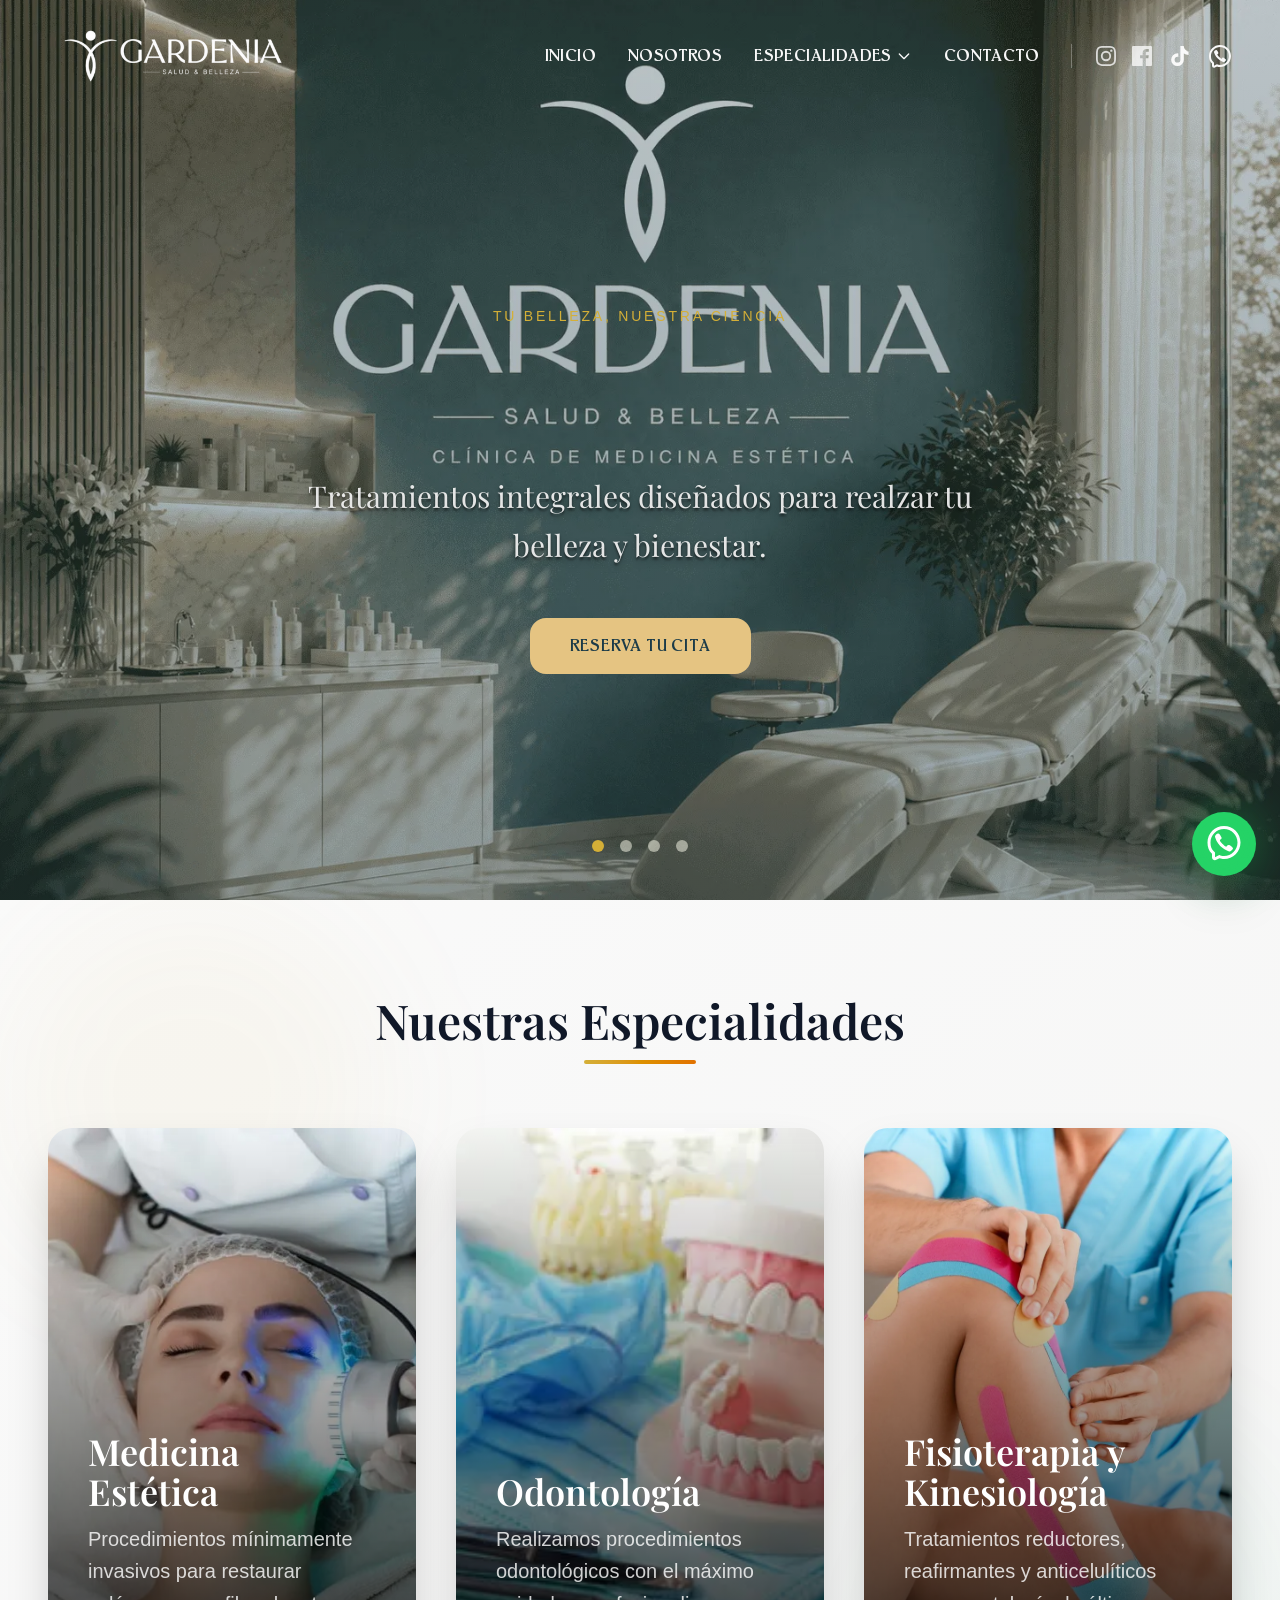
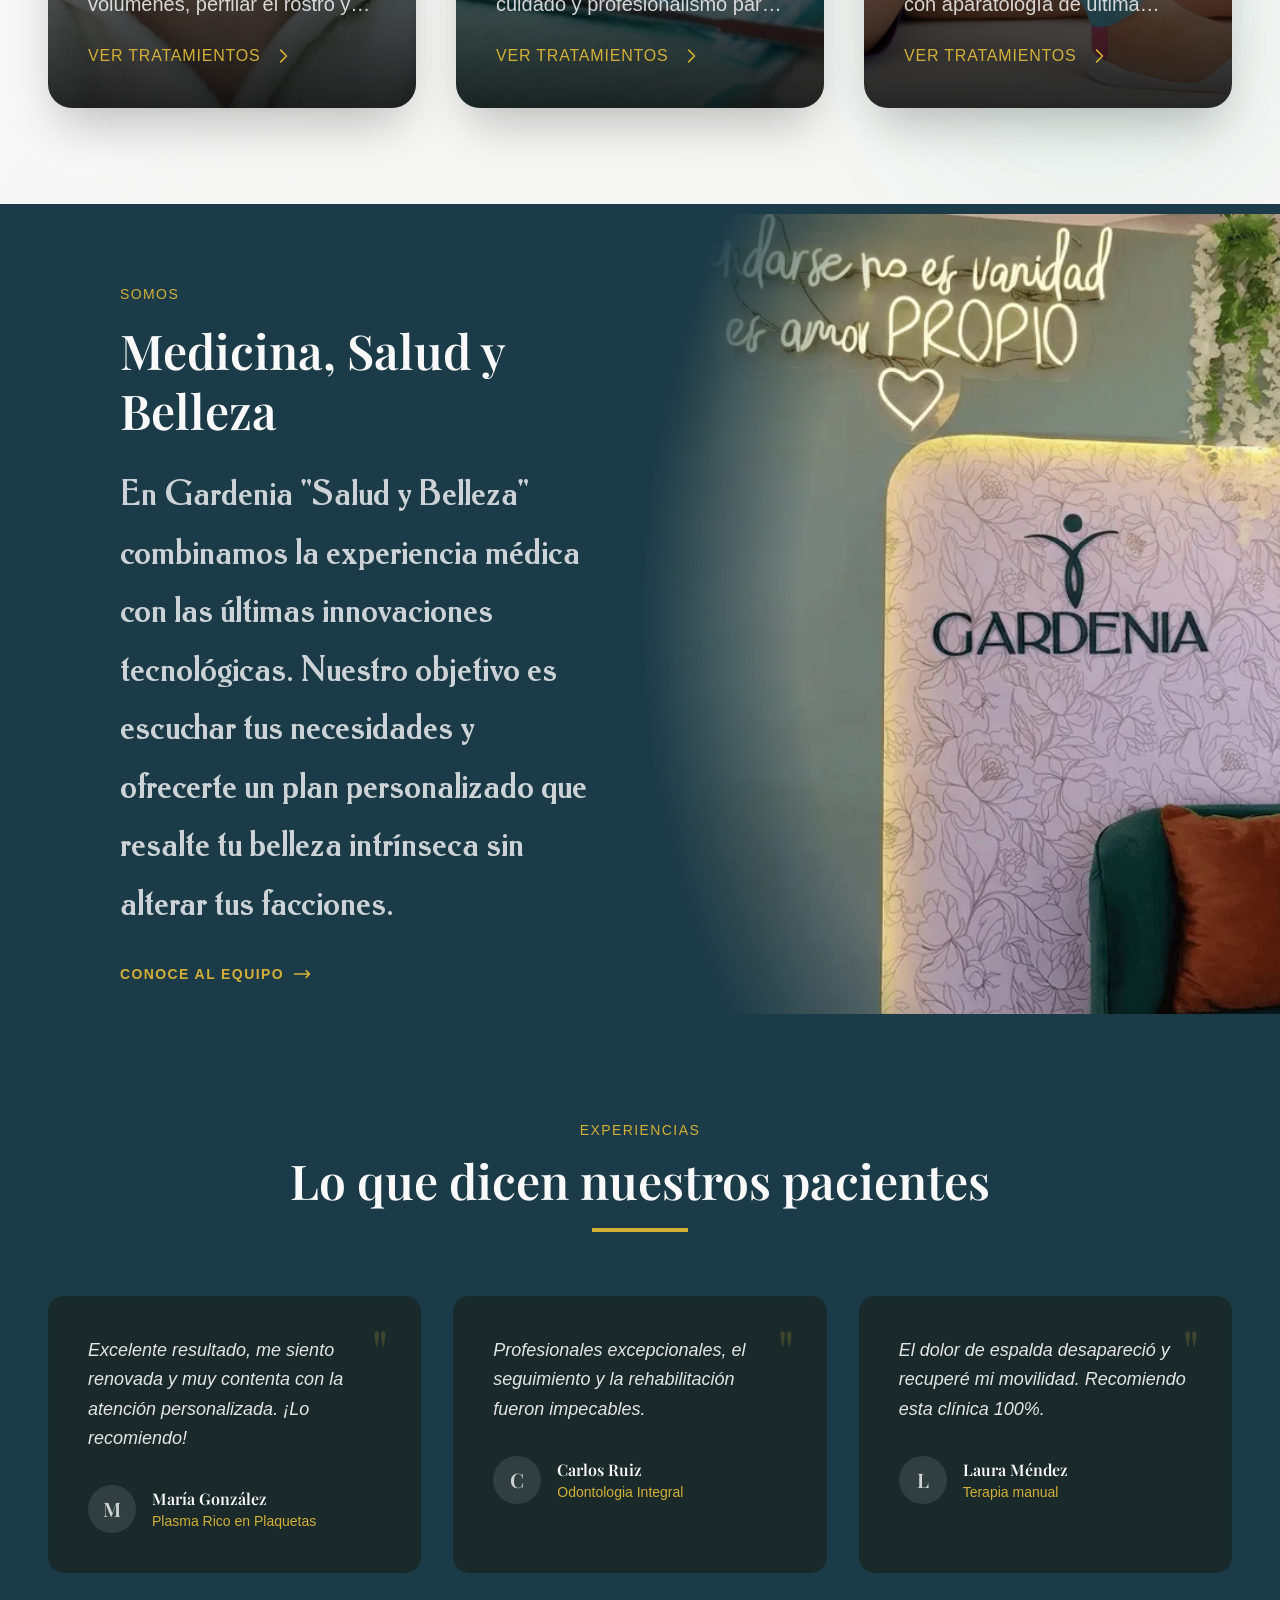
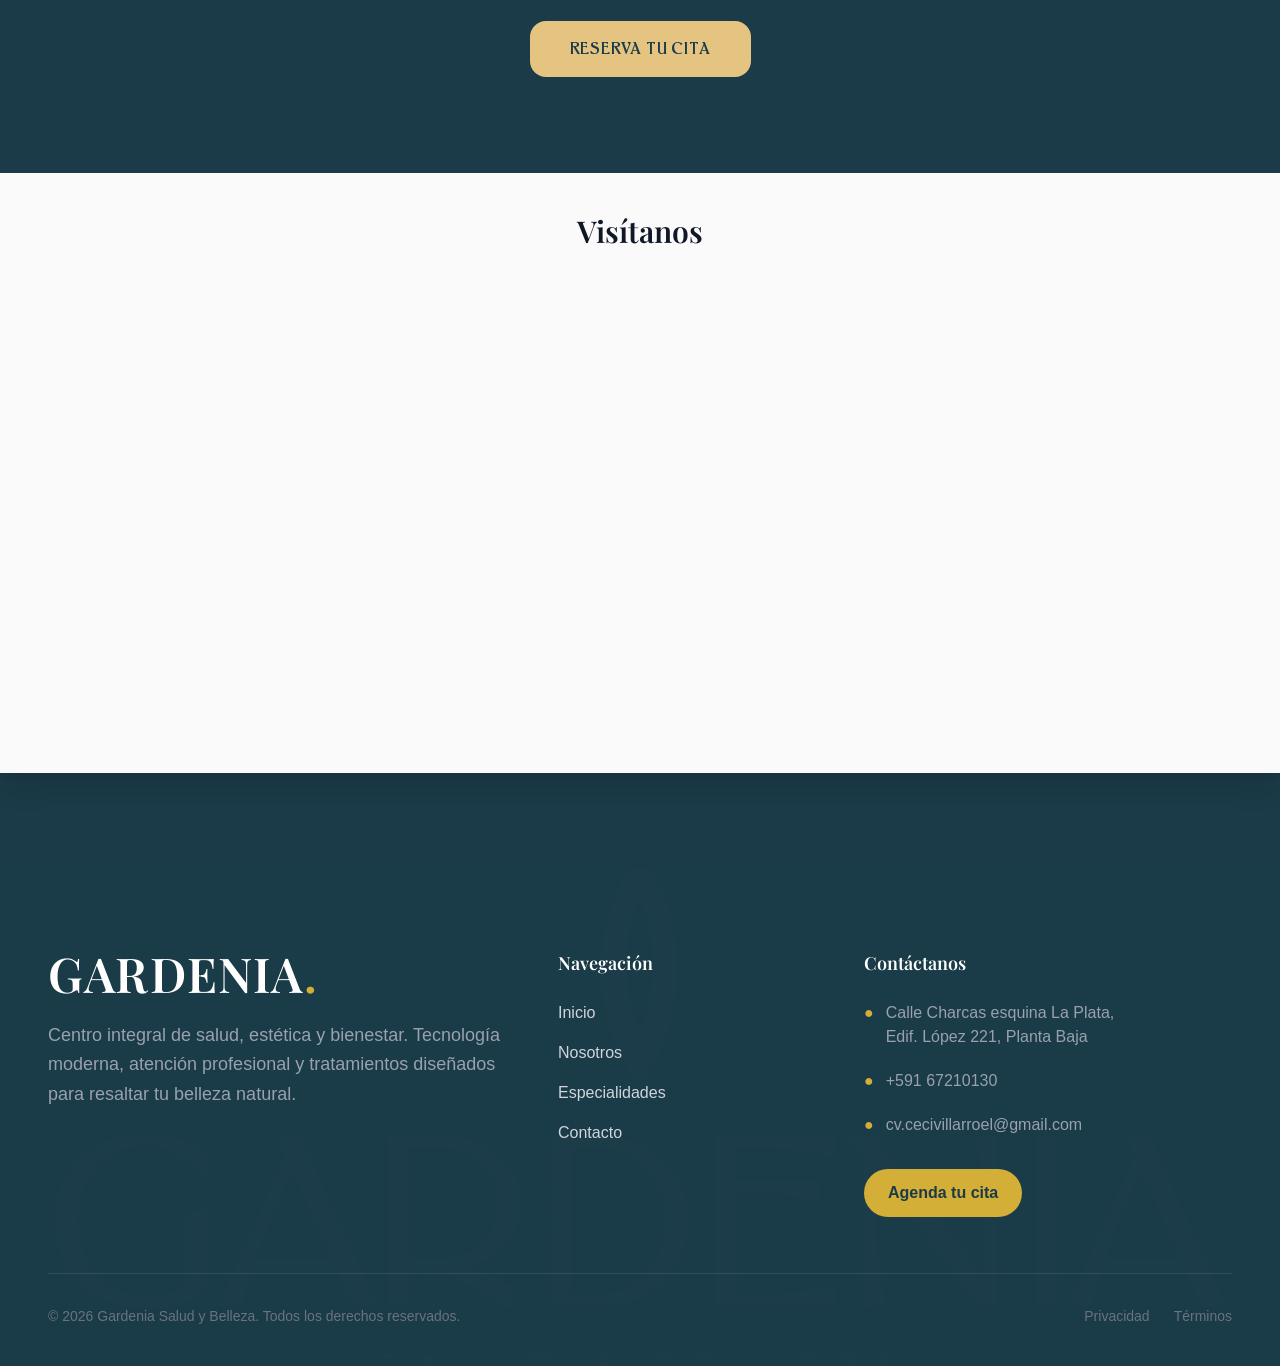
<file: index.html>
<!DOCTYPE html><html lang="es" data-astro-cid-37fxchfa> <head><meta charset="UTF-8"><meta name="viewport" content="width=device-width, initial-scale=1.0"><meta name="generator" content="Astro v6.1.8"><title>Inicio | Gardenia Salud y Belleza</title><meta name="description" content="Informacion general de la clinica Gardenia Salud y Belleza"><link rel="canonical" href="https://gardeniaclinica.com/"><!-- Robots --><meta name="robots" content="index, follow, max-image-preview:large"><meta http-equiv="content-language" content="es-bo"><!-- Open Graph --><meta property="og:type" content="website"><meta property="og:locale" content="es_BO"><meta property="og:site_name" content="Gardenia Salud y Belleza"><meta property="og:title" content="Inicio"><meta property="og:description" content="Informacion general de la clinica Gardenia Salud y Belleza"><meta property="og:url" content="https://gardeniaclinica.com/"><meta name="twitter:card" content="summary_large_image"><meta name="twitter:title" content="Inicio"><meta name="twitter:description" content="Informacion general de la clinica Gardenia Salud y Belleza"><link rel="icon" type="image/png" href="/favicon.ico"><meta name="generator" content="Astro v6.1.8"><link rel="preload" href="/fonts/inter400.woff2" as="font" type="font/woff2" crossorigin><link rel="preload" href="/fonts/inter600.woff2" as="font" type="font/woff2" crossorigin><link rel="preload" href="/fonts/playfair-display400.woff2" as="font" type="font/woff2" crossorigin><link rel="preload" href="/fonts/playfair-display600.woff2" as="font" type="font/woff2" crossorigin><link rel="preload" href="/fonts/Antiqua.woff2" as="font" type="font/woff2" crossorigin><!-- Schema Local Business --><script type="application/ld+json">{"@context":"https://schema.org","@type":"MedicalBusiness","name":"Gardenia Salud y Belleza","description":"Clínica Gardenia Salud y Belleza integral en Oruro, Bolivia","url":"https://GardeniaClinica.com","telephone":"+59167210130","address":{"@type":"PostalAddress","addressLocality":"Oruro","addressCountry":"BO"},"areaServed":"Oruro","priceRange":"$$"}</script><style>@layer properties{@supports (((-webkit-hyphens:none)) and (not (margin-trim:inline))) or ((-moz-orient:inline) and (not (color:rgb(from red r g b)))){*,:before,:after,::backdrop{--tw-translate-x:0;--tw-translate-y:0;--tw-translate-z:0;--tw-scale-x:1;--tw-scale-y:1;--tw-scale-z:1;--tw-rotate-x:initial;--tw-rotate-y:initial;--tw-rotate-z:initial;--tw-skew-x:initial;--tw-skew-y:initial;--tw-space-y-reverse:0;--tw-space-x-reverse:0;--tw-border-style:solid;--tw-gradient-position:initial;--tw-gradient-from:#0000;--tw-gradient-via:#0000;--tw-gradient-to:#0000;--tw-gradient-stops:initial;--tw-gradient-via-stops:initial;--tw-gradient-from-position:0%;--tw-gradient-via-position:50%;--tw-gradient-to-position:100%;--tw-mask-linear:linear-gradient(#fff, #fff);--tw-mask-radial:linear-gradient(#fff, #fff);--tw-mask-conic:linear-gradient(#fff, #fff);--tw-mask-left:linear-gradient(#fff, #fff);--tw-mask-right:linear-gradient(#fff, #fff);--tw-mask-bottom:linear-gradient(#fff, #fff);--tw-mask-top:linear-gradient(#fff, #fff);--tw-mask-top-from-position:0%;--tw-mask-top-to-position:100%;--tw-mask-top-from-color:black;--tw-mask-top-to-color:transparent;--tw-mask-right-from-position:0%;--tw-mask-right-to-position:100%;--tw-mask-right-from-color:black;--tw-mask-right-to-color:transparent;--tw-mask-bottom-from-position:0%;--tw-mask-bottom-to-position:100%;--tw-mask-bottom-from-color:black;--tw-mask-bottom-to-color:transparent;--tw-mask-radial-from-position:0%;--tw-mask-radial-to-position:100%;--tw-mask-radial-from-color:black;--tw-mask-radial-to-color:transparent;--tw-mask-radial-shape:ellipse;--tw-mask-radial-size:farthest-corner;--tw-mask-radial-position:center;--tw-leading:initial;--tw-font-weight:initial;--tw-tracking:initial;--tw-shadow:0 0 #0000;--tw-shadow-color:initial;--tw-shadow-alpha:100%;--tw-inset-shadow:0 0 #0000;--tw-inset-shadow-color:initial;--tw-inset-shadow-alpha:100%;--tw-ring-color:initial;--tw-ring-shadow:0 0 #0000;--tw-inset-ring-color:initial;--tw-inset-ring-shadow:0 0 #0000;--tw-ring-inset:initial;--tw-ring-offset-width:0px;--tw-ring-offset-color:#fff;--tw-ring-offset-shadow:0 0 #0000;--tw-blur:initial;--tw-brightness:initial;--tw-contrast:initial;--tw-grayscale:initial;--tw-hue-rotate:initial;--tw-invert:initial;--tw-opacity:initial;--tw-saturate:initial;--tw-sepia:initial;--tw-drop-shadow:initial;--tw-drop-shadow-color:initial;--tw-drop-shadow-alpha:100%;--tw-drop-shadow-size:initial;--tw-backdrop-blur:initial;--tw-backdrop-brightness:initial;--tw-backdrop-contrast:initial;--tw-backdrop-grayscale:initial;--tw-backdrop-hue-rotate:initial;--tw-backdrop-invert:initial;--tw-backdrop-opacity:initial;--tw-backdrop-saturate:initial;--tw-backdrop-sepia:initial;--tw-duration:initial;--tw-ease:initial;--tw-text-shadow-color:initial;--tw-text-shadow-alpha:100%}}}@layer theme{:root,:host{--font-sans:"Inter", sans-serif;--font-serif:"Playfair Display", serif;--font-mono:ui-monospace, SFMono-Regular, Menlo, Monaco, Consolas, "Liberation Mono", "Courier New", monospace;--color-amber-600:oklch(66.6% .179 58.318);--color-green-500:oklch(72.3% .219 149.579);--color-green-600:oklch(62.7% .194 149.214);--color-emerald-500:oklch(69.6% .17 162.48);--color-emerald-950:oklch(26.2% .051 172.552);--color-gray-100:oklch(96.7% .003 264.542);--color-gray-300:oklch(87.2% .01 258.338);--color-gray-400:oklch(70.7% .022 261.325);--color-gray-500:oklch(55.1% .027 264.364);--color-gray-600:oklch(44.6% .03 256.802);--color-gray-900:oklch(21% .034 264.665);--color-zinc-50:oklch(98.5% 0 0);--color-stone-100:oklch(97% .001 106.424);--color-black:#000;--color-white:#fff;--spacing:.25rem;--container-lg:32rem;--container-2xl:42rem;--container-3xl:48rem;--container-4xl:56rem;--container-7xl:80rem;--text-xs:.75rem;--text-xs--line-height:calc(1 / .75);--text-sm:.875rem;--text-sm--line-height:calc(1.25 / .875);--text-base:1rem;--text-base--line-height: 1.5 ;--text-lg:1.125rem;--text-lg--line-height:calc(1.75 / 1.125);--text-xl:1.25rem;--text-xl--line-height:calc(1.75 / 1.25);--text-2xl:1.5rem;--text-2xl--line-height:calc(2 / 1.5);--text-3xl:1.875rem;--text-3xl--line-height: 1.2 ;--text-4xl:2.25rem;--text-4xl--line-height:calc(2.5 / 2.25);--text-5xl:3rem;--text-5xl--line-height:1;--text-6xl:3.75rem;--text-6xl--line-height:1;--text-7xl:4.5rem;--text-7xl--line-height:1;--font-weight-medium:500;--font-weight-semibold:600;--font-weight-bold:700;--tracking-wide:.025em;--tracking-wider:.05em;--tracking-widest:.1em;--leading-tight:1.25;--leading-relaxed:1.625;--radius-md:.375rem;--radius-xl:.75rem;--radius-2xl:1rem;--radius-3xl:1.5rem;--drop-shadow-sm:0 1px 2px #00000026;--drop-shadow-lg:0 4px 4px #00000026;--ease-in-out:cubic-bezier(.4, 0, .2, 1);--animate-pulse:pulse 2s cubic-bezier(.4, 0, .6, 1) infinite;--blur-sm:8px;--blur-md:12px;--blur-xl:24px;--blur-3xl:64px;--default-transition-duration:.15s;--default-transition-timing-function:cubic-bezier(.4, 0, .2, 1);--default-font-family:var(--font-sans);--default-mono-font-family:var(--font-mono);--color-gold:#d4af37;--color-gold-sand:#e5c482;--color-dark-green:#1b3b48;--color-ivory:#f9f9f9;--font-Segoe-Script:"Segoe Script", cursive;--font-custom:"Rekord Antiqua SemiBold", serif}}@layer base{*,:after,:before,::backdrop{box-sizing:border-box;border:0 solid;margin:0;padding:0}::file-selector-button{box-sizing:border-box;border:0 solid;margin:0;padding:0}html,:host{-webkit-text-size-adjust:100%;tab-size:4;line-height:1.5;font-family:var(--default-font-family,ui-sans-serif, system-ui, sans-serif, "Apple Color Emoji", "Segoe UI Emoji", "Segoe UI Symbol", "Noto Color Emoji");font-feature-settings:var(--default-font-feature-settings,normal);font-variation-settings:var(--default-font-variation-settings,normal);-webkit-tap-highlight-color:transparent}hr{height:0;color:inherit;border-top-width:1px}abbr:where([title]){-webkit-text-decoration:underline dotted;text-decoration:underline dotted}h1,h2,h3,h4,h5,h6{font-size:inherit;font-weight:inherit}a{color:inherit;-webkit-text-decoration:inherit;text-decoration:inherit}b,strong{font-weight:bolder}code,kbd,samp,pre{font-family:var(--default-mono-font-family,ui-monospace, SFMono-Regular, Menlo, Monaco, Consolas, "Liberation Mono", "Courier New", monospace);font-feature-settings:var(--default-mono-font-feature-settings,normal);font-variation-settings:var(--default-mono-font-variation-settings,normal);font-size:1em}small{font-size:80%}sub,sup{vertical-align:baseline;font-size:75%;line-height:0;position:relative}sub{bottom:-.25em}sup{top:-.5em}table{text-indent:0;border-color:inherit;border-collapse:collapse}:-moz-focusring{outline:auto}progress{vertical-align:baseline}summary{display:list-item}ol,ul,menu{list-style:none}img,svg,video,canvas,audio,iframe,embed,object{vertical-align:middle;display:block}img,video{max-width:100%;height:auto}button,input,select,optgroup,textarea{font:inherit;font-feature-settings:inherit;font-variation-settings:inherit;letter-spacing:inherit;color:inherit;opacity:1;background-color:#0000;border-radius:0}::file-selector-button{font:inherit;font-feature-settings:inherit;font-variation-settings:inherit;letter-spacing:inherit;color:inherit;opacity:1;background-color:#0000;border-radius:0}:where(select:is([multiple],[size])) optgroup{font-weight:bolder}:where(select:is([multiple],[size])) optgroup option{padding-inline-start:20px}::file-selector-button{margin-inline-end:4px}::placeholder{opacity:1}@supports (not ((-webkit-appearance:-apple-pay-button))) or (contain-intrinsic-size:1px){::placeholder{color:currentColor}@supports (color:color-mix(in lab,red,red)){::placeholder{color:color-mix(in oklab,currentcolor 50%,transparent)}}}textarea{resize:vertical}::-webkit-search-decoration{-webkit-appearance:none}::-webkit-date-and-time-value{min-height:1lh;text-align:inherit}::-webkit-datetime-edit{display:inline-flex}::-webkit-datetime-edit-fields-wrapper{padding:0}::-webkit-datetime-edit{padding-block:0}::-webkit-datetime-edit-year-field{padding-block:0}::-webkit-datetime-edit-month-field{padding-block:0}::-webkit-datetime-edit-day-field{padding-block:0}::-webkit-datetime-edit-hour-field{padding-block:0}::-webkit-datetime-edit-minute-field{padding-block:0}::-webkit-datetime-edit-second-field{padding-block:0}::-webkit-datetime-edit-millisecond-field{padding-block:0}::-webkit-datetime-edit-meridiem-field{padding-block:0}::-webkit-calendar-picker-indicator{line-height:1}:-moz-ui-invalid{box-shadow:none}button,input:where([type=button],[type=reset],[type=submit]){appearance:button}::file-selector-button{appearance:button}::-webkit-inner-spin-button{height:auto}::-webkit-outer-spin-button{height:auto}[hidden]:where(:not([hidden=until-found])){display:none!important}}@layer components;@layer utilities{.invisible{visibility:hidden}.visible{visibility:visible}.sr-only{clip-path:inset(50%);white-space:nowrap;border-width:0;width:1px;height:1px;margin:-1px;padding:0;position:absolute;overflow:hidden}.absolute{position:absolute}.fixed{position:fixed}.relative{position:relative}.static{position:static}.inset-0{inset:calc(var(--spacing) * 0)}.start{inset-inline-start:var(--spacing)}.top-0{top:calc(var(--spacing) * 0)}.top-1\/2{top:50%}.top-6{top:calc(var(--spacing) * 6)}.right-0{right:calc(var(--spacing) * 0)}.right-6{right:calc(var(--spacing) * 6)}.right-8{right:calc(var(--spacing) * 8)}.right-20{right:calc(var(--spacing) * 20)}.bottom-0{bottom:calc(var(--spacing) * 0)}.bottom-6{bottom:calc(var(--spacing) * 6)}.bottom-12{bottom:calc(var(--spacing) * 12)}.left-0{left:calc(var(--spacing) * 0)}.z-0{z-index:0}.z-10{z-index:10}.z-20{z-index:20}.z-30{z-index:30}.z-40{z-index:40}.z-50{z-index:50}.container{width:100%}@media(min-width:40rem){.container{max-width:40rem}}@media(min-width:48rem){.container{max-width:48rem}}@media(min-width:64rem){.container{max-width:64rem}}@media(min-width:80rem){.container{max-width:80rem}}@media(min-width:96rem){.container{max-width:96rem}}.mx-auto{margin-inline:auto}.mt-0\.5{margin-top:calc(var(--spacing) * .5)}.mt-2{margin-top:calc(var(--spacing) * 2)}.mt-3{margin-top:calc(var(--spacing) * 3)}.mt-4{margin-top:calc(var(--spacing) * 4)}.mt-5{margin-top:calc(var(--spacing) * 5)}.mt-8{margin-top:calc(var(--spacing) * 8)}.mt-10{margin-top:calc(var(--spacing) * 10)}.mt-14{margin-top:calc(var(--spacing) * 14)}.mt-24{margin-top:calc(var(--spacing) * 24)}.mt-auto{margin-top:auto}.mr-4{margin-right:calc(var(--spacing) * 4)}.mb-0{margin-bottom:calc(var(--spacing) * 0)}.mb-1{margin-bottom:calc(var(--spacing) * 1)}.mb-2{margin-bottom:calc(var(--spacing) * 2)}.mb-3{margin-bottom:calc(var(--spacing) * 3)}.mb-4{margin-bottom:calc(var(--spacing) * 4)}.mb-5{margin-bottom:calc(var(--spacing) * 5)}.mb-6{margin-bottom:calc(var(--spacing) * 6)}.mb-8{margin-bottom:calc(var(--spacing) * 8)}.mb-12{margin-bottom:calc(var(--spacing) * 12)}.mb-16{margin-bottom:calc(var(--spacing) * 16)}.ml-2{margin-left:calc(var(--spacing) * 2)}.ml-auto{margin-left:auto}.line-clamp-3{-webkit-line-clamp:3;-webkit-box-orient:vertical;display:-webkit-box;overflow:hidden}.block{display:block}.flex{display:flex}.grid{display:grid}.hidden{display:none}.inline-block{display:inline-block}.inline-flex{display:inline-flex}.aspect-\[4\/3\]{aspect-ratio:4/3}.aspect-\[4\/5\]{aspect-ratio:4/5}.aspect-square{aspect-ratio:1}.h-1{height:calc(var(--spacing) * 1)}.h-3{height:calc(var(--spacing) * 3)}.h-4{height:calc(var(--spacing) * 4)}.h-5{height:calc(var(--spacing) * 5)}.h-6{height:calc(var(--spacing) * 6)}.h-8{height:calc(var(--spacing) * 8)}.h-12{height:calc(var(--spacing) * 12)}.h-14{height:calc(var(--spacing) * 14)}.h-16{height:calc(var(--spacing) * 16)}.h-56{height:calc(var(--spacing) * 56)}.h-96{height:calc(var(--spacing) * 96)}.h-\[520px\]{height:520px}.h-full{height:100%}.h-screen{height:100vh}.max-h-\[92vh\]{max-height:92vh}.min-h-0{min-height:calc(var(--spacing) * 0)}.min-h-\[85vh\]{min-height:85vh}.min-h-screen{min-height:100vh}.w-1\/2{width:50%}.w-3{width:calc(var(--spacing) * 3)}.w-4{width:calc(var(--spacing) * 4)}.w-5{width:calc(var(--spacing) * 5)}.w-6{width:calc(var(--spacing) * 6)}.w-8{width:calc(var(--spacing) * 8)}.w-12{width:calc(var(--spacing) * 12)}.w-14{width:calc(var(--spacing) * 14)}.w-16{width:calc(var(--spacing) * 16)}.w-24{width:calc(var(--spacing) * 24)}.w-28{width:calc(var(--spacing) * 28)}.w-64{width:calc(var(--spacing) * 64)}.w-96{width:calc(var(--spacing) * 96)}.w-full{width:100%}.w-max{width:max-content}.max-w-2xl{max-width:var(--container-2xl)}.max-w-3xl{max-width:var(--container-3xl)}.max-w-4xl{max-width:var(--container-4xl)}.max-w-7xl{max-width:var(--container-7xl)}.max-w-lg{max-width:var(--container-lg)}.flex-1{flex:1}.flex-grow{flex-grow:1}.translate-x-full{--tw-translate-x:100%;translate:var(--tw-translate-x) var(--tw-translate-y)}.-translate-y-1\/2{--tw-translate-y: -50% ;translate:var(--tw-translate-x) var(--tw-translate-y)}.scale-100{--tw-scale-x:100%;--tw-scale-y:100%;--tw-scale-z:100%;scale:var(--tw-scale-x) var(--tw-scale-y)}.transform{transform:var(--tw-rotate-x,) var(--tw-rotate-y,) var(--tw-rotate-z,) var(--tw-skew-x,) var(--tw-skew-y,)}.animate-pulse{animation:var(--animate-pulse)}.cursor-pointer{cursor:pointer}.auto-rows-\[320px\]{grid-auto-rows:320px}.grid-cols-1{grid-template-columns:repeat(1,minmax(0,1fr))}.grid-cols-2{grid-template-columns:repeat(2,minmax(0,1fr))}.grid-cols-4{grid-template-columns:repeat(4,minmax(0,1fr))}.flex-col{flex-direction:column}.items-center{align-items:center}.items-end{align-items:flex-end}.items-start{align-items:flex-start}.justify-between{justify-content:space-between}.justify-center{justify-content:center}.justify-end{justify-content:flex-end}.gap-1{gap:calc(var(--spacing) * 1)}.gap-2{gap:calc(var(--spacing) * 2)}.gap-3{gap:calc(var(--spacing) * 3)}.gap-4{gap:calc(var(--spacing) * 4)}.gap-6{gap:calc(var(--spacing) * 6)}.gap-8{gap:calc(var(--spacing) * 8)}.gap-10{gap:calc(var(--spacing) * 10)}.gap-12{gap:calc(var(--spacing) * 12)}:where(.space-y-4>:not(:last-child)){--tw-space-y-reverse:0;margin-block-start:calc(calc(var(--spacing) * 4) * var(--tw-space-y-reverse));margin-block-end:calc(calc(var(--spacing) * 4) * calc(1 - var(--tw-space-y-reverse)))}:where(.space-y-5>:not(:last-child)){--tw-space-y-reverse:0;margin-block-start:calc(calc(var(--spacing) * 5) * var(--tw-space-y-reverse));margin-block-end:calc(calc(var(--spacing) * 5) * calc(1 - var(--tw-space-y-reverse)))}:where(.space-y-6>:not(:last-child)){--tw-space-y-reverse:0;margin-block-start:calc(calc(var(--spacing) * 6) * var(--tw-space-y-reverse));margin-block-end:calc(calc(var(--spacing) * 6) * calc(1 - var(--tw-space-y-reverse)))}:where(.space-y-8>:not(:last-child)){--tw-space-y-reverse:0;margin-block-start:calc(calc(var(--spacing) * 8) * var(--tw-space-y-reverse));margin-block-end:calc(calc(var(--spacing) * 8) * calc(1 - var(--tw-space-y-reverse)))}:where(.space-x-4>:not(:last-child)){--tw-space-x-reverse:0;margin-inline-start:calc(calc(var(--spacing) * 4) * var(--tw-space-x-reverse));margin-inline-end:calc(calc(var(--spacing) * 4) * calc(1 - var(--tw-space-x-reverse)))}:where(.space-x-6>:not(:last-child)){--tw-space-x-reverse:0;margin-inline-start:calc(calc(var(--spacing) * 6) * var(--tw-space-x-reverse));margin-inline-end:calc(calc(var(--spacing) * 6) * calc(1 - var(--tw-space-x-reverse)))}:where(.space-x-8>:not(:last-child)){--tw-space-x-reverse:0;margin-inline-start:calc(calc(var(--spacing) * 8) * var(--tw-space-x-reverse));margin-inline-end:calc(calc(var(--spacing) * 8) * calc(1 - var(--tw-space-x-reverse)))}.truncate{text-overflow:ellipsis;white-space:nowrap;overflow:hidden}.overflow-hidden{overflow:hidden}.overflow-y-auto{overflow-y:auto}.rounded-2xl{border-radius:var(--radius-2xl)}.rounded-3xl{border-radius:var(--radius-3xl)}.rounded-full{border-radius:3.40282e38px}.rounded-md{border-radius:var(--radius-md)}.rounded-xl{border-radius:var(--radius-xl)}.border{border-style:var(--tw-border-style);border-width:1px}.border-t{border-top-style:var(--tw-border-style);border-top-width:1px}.border-b{border-bottom-style:var(--tw-border-style);border-bottom-width:1px}.border-l{border-left-style:var(--tw-border-style);border-left-width:1px}.border-gold\/20{border-color:#d4af3733}@supports (color:color-mix(in lab,red,red)){.border-gold\/20{border-color:color-mix(in oklab,var(--color-gold) 20%,transparent)}}.border-gold\/30{border-color:#d4af374d}@supports (color:color-mix(in lab,red,red)){.border-gold\/30{border-color:color-mix(in oklab,var(--color-gold) 30%,transparent)}}.border-gray-100{border-color:var(--color-gray-100)}.border-ivory\/10{border-color:#f9f9f91a}@supports (color:color-mix(in lab,red,red)){.border-ivory\/10{border-color:color-mix(in oklab,var(--color-ivory) 10%,transparent)}}.border-ivory\/20{border-color:#f9f9f933}@supports (color:color-mix(in lab,red,red)){.border-ivory\/20{border-color:color-mix(in oklab,var(--color-ivory) 20%,transparent)}}.border-ivory\/30{border-color:#f9f9f94d}@supports (color:color-mix(in lab,red,red)){.border-ivory\/30{border-color:color-mix(in oklab,var(--color-ivory) 30%,transparent)}}.border-white\/5{border-color:#ffffff0d}@supports (color:color-mix(in lab,red,red)){.border-white\/5{border-color:color-mix(in oklab,var(--color-white) 5%,transparent)}}.border-white\/10{border-color:#ffffff1a}@supports (color:color-mix(in lab,red,red)){.border-white\/10{border-color:color-mix(in oklab,var(--color-white) 10%,transparent)}}.border-white\/40{border-color:#fff6}@supports (color:color-mix(in lab,red,red)){.border-white\/40{border-color:color-mix(in oklab,var(--color-white) 40%,transparent)}}.bg-\[\#25D366\]{background-color:#25d366}.bg-black\/20{background-color:#0003}@supports (color:color-mix(in lab,red,red)){.bg-black\/20{background-color:color-mix(in oklab,var(--color-black) 20%,transparent)}}.bg-black\/80{background-color:#000c}@supports (color:color-mix(in lab,red,red)){.bg-black\/80{background-color:color-mix(in oklab,var(--color-black) 80%,transparent)}}.bg-dark-green{background-color:var(--color-dark-green)}.bg-dark-green\/20{background-color:#1b3b4833}@supports (color:color-mix(in lab,red,red)){.bg-dark-green\/20{background-color:color-mix(in oklab,var(--color-dark-green) 20%,transparent)}}.bg-dark-green\/30{background-color:#1b3b484d}@supports (color:color-mix(in lab,red,red)){.bg-dark-green\/30{background-color:color-mix(in oklab,var(--color-dark-green) 30%,transparent)}}.bg-dark-green\/88{background-color:#1b3b48e0}@supports (color:color-mix(in lab,red,red)){.bg-dark-green\/88{background-color:color-mix(in oklab,var(--color-dark-green) 88%,transparent)}}.bg-dark-green\/95{background-color:#1b3b48f2}@supports (color:color-mix(in lab,red,red)){.bg-dark-green\/95{background-color:color-mix(in oklab,var(--color-dark-green) 95%,transparent)}}.bg-emerald-500\/5{background-color:#00bb7f0d}@supports (color:color-mix(in lab,red,red)){.bg-emerald-500\/5{background-color:color-mix(in oklab,var(--color-emerald-500) 5%,transparent)}}.bg-gold{background-color:var(--color-gold)}.bg-gold-sand{background-color:var(--color-gold-sand)}.bg-gold\/5{background-color:#d4af370d}@supports (color:color-mix(in lab,red,red)){.bg-gold\/5{background-color:color-mix(in oklab,var(--color-gold) 5%,transparent)}}.bg-green-600{background-color:var(--color-green-600)}.bg-ivory\/10{background-color:#f9f9f91a}@supports (color:color-mix(in lab,red,red)){.bg-ivory\/10{background-color:color-mix(in oklab,var(--color-ivory) 10%,transparent)}}.bg-transparent{background-color:#0000}.bg-white{background-color:var(--color-white)}.bg-white\/5{background-color:#ffffff0d}@supports (color:color-mix(in lab,red,red)){.bg-white\/5{background-color:color-mix(in oklab,var(--color-white) 5%,transparent)}}.bg-zinc-50{background-color:var(--color-zinc-50)}.bg-gradient-to-b{--tw-gradient-position:to bottom in oklab;background-image:linear-gradient(var(--tw-gradient-stops))}.bg-gradient-to-br{--tw-gradient-position:to bottom right in oklab;background-image:linear-gradient(var(--tw-gradient-stops))}.bg-gradient-to-r{--tw-gradient-position:to right in oklab;background-image:linear-gradient(var(--tw-gradient-stops))}.bg-gradient-to-t{--tw-gradient-position:to top in oklab;background-image:linear-gradient(var(--tw-gradient-stops))}.bg-\[url\(\'\/images\/CarruselGardenia1\.webp\'\)\]{background-image:url(/images/CarruselGardenia1.webp)}.bg-\[url\(\'\/images\/esteticaCarrusel\.webp\'\)\]{background-image:url(/images/esteticaCarrusel.webp)}.bg-\[url\(\'\/images\/fisioCarrusel\.webp\'\)\]{background-image:url(/images/fisioCarrusel.webp)}.bg-\[url\(\'\/images\/odontologiaCarrusel\.webp\'\)\]{background-image:url(/images/odontologiaCarrusel.webp)}.from-black\/20{--tw-gradient-from:#0003}@supports (color:color-mix(in lab,red,red)){.from-black\/20{--tw-gradient-from:color-mix(in oklab, var(--color-black) 20%, transparent)}}.from-black\/20{--tw-gradient-stops:var(--tw-gradient-via-stops,var(--tw-gradient-position), var(--tw-gradient-from) var(--tw-gradient-from-position), var(--tw-gradient-to) var(--tw-gradient-to-position))}.from-black\/65{--tw-gradient-from:#000000a6}@supports (color:color-mix(in lab,red,red)){.from-black\/65{--tw-gradient-from:color-mix(in oklab, var(--color-black) 65%, transparent)}}.from-black\/65{--tw-gradient-stops:var(--tw-gradient-via-stops,var(--tw-gradient-position), var(--tw-gradient-from) var(--tw-gradient-from-position), var(--tw-gradient-to) var(--tw-gradient-to-position))}.from-black\/85{--tw-gradient-from:#000000d9}@supports (color:color-mix(in lab,red,red)){.from-black\/85{--tw-gradient-from:color-mix(in oklab, var(--color-black) 85%, transparent)}}.from-black\/85{--tw-gradient-stops:var(--tw-gradient-via-stops,var(--tw-gradient-position), var(--tw-gradient-from) var(--tw-gradient-from-position), var(--tw-gradient-to) var(--tw-gradient-to-position))}.from-dark-green{--tw-gradient-from:var(--color-dark-green);--tw-gradient-stops:var(--tw-gradient-via-stops,var(--tw-gradient-position), var(--tw-gradient-from) var(--tw-gradient-from-position), var(--tw-gradient-to) var(--tw-gradient-to-position))}.from-dark-green\/20{--tw-gradient-from:#1b3b4833}@supports (color:color-mix(in lab,red,red)){.from-dark-green\/20{--tw-gradient-from:color-mix(in oklab, var(--color-dark-green) 20%, transparent)}}.from-dark-green\/20{--tw-gradient-stops:var(--tw-gradient-via-stops,var(--tw-gradient-position), var(--tw-gradient-from) var(--tw-gradient-from-position), var(--tw-gradient-to) var(--tw-gradient-to-position))}.from-gold{--tw-gradient-from:var(--color-gold);--tw-gradient-stops:var(--tw-gradient-via-stops,var(--tw-gradient-position), var(--tw-gradient-from) var(--tw-gradient-from-position), var(--tw-gradient-to) var(--tw-gradient-to-position))}.from-zinc-50{--tw-gradient-from:var(--color-zinc-50);--tw-gradient-stops:var(--tw-gradient-via-stops,var(--tw-gradient-position), var(--tw-gradient-from) var(--tw-gradient-from-position), var(--tw-gradient-to) var(--tw-gradient-to-position))}.via-black\/40{--tw-gradient-via:#0006}@supports (color:color-mix(in lab,red,red)){.via-black\/40{--tw-gradient-via:color-mix(in oklab, var(--color-black) 40%, transparent)}}.via-black\/40{--tw-gradient-via-stops:var(--tw-gradient-position), var(--tw-gradient-from) var(--tw-gradient-from-position), var(--tw-gradient-via) var(--tw-gradient-via-position), var(--tw-gradient-to) var(--tw-gradient-to-position);--tw-gradient-stops:var(--tw-gradient-via-stops)}.via-black\/50{--tw-gradient-via:#00000080}@supports (color:color-mix(in lab,red,red)){.via-black\/50{--tw-gradient-via:color-mix(in oklab, var(--color-black) 50%, transparent)}}.via-black\/50{--tw-gradient-via-stops:var(--tw-gradient-position), var(--tw-gradient-from) var(--tw-gradient-from-position), var(--tw-gradient-via) var(--tw-gradient-via-position), var(--tw-gradient-to) var(--tw-gradient-to-position);--tw-gradient-stops:var(--tw-gradient-via-stops)}.via-dark-green\/10{--tw-gradient-via:#1b3b481a}@supports (color:color-mix(in lab,red,red)){.via-dark-green\/10{--tw-gradient-via:color-mix(in oklab, var(--color-dark-green) 10%, transparent)}}.via-dark-green\/10{--tw-gradient-via-stops:var(--tw-gradient-position), var(--tw-gradient-from) var(--tw-gradient-from-position), var(--tw-gradient-via) var(--tw-gradient-via-position), var(--tw-gradient-to) var(--tw-gradient-to-position);--tw-gradient-stops:var(--tw-gradient-via-stops)}.via-dark-green\/20{--tw-gradient-via:#1b3b4833}@supports (color:color-mix(in lab,red,red)){.via-dark-green\/20{--tw-gradient-via:color-mix(in oklab, var(--color-dark-green) 20%, transparent)}}.via-dark-green\/20{--tw-gradient-via-stops:var(--tw-gradient-position), var(--tw-gradient-from) var(--tw-gradient-from-position), var(--tw-gradient-via) var(--tw-gradient-via-position), var(--tw-gradient-to) var(--tw-gradient-to-position);--tw-gradient-stops:var(--tw-gradient-via-stops)}.via-dark-green\/95{--tw-gradient-via:#1b3b48f2}@supports (color:color-mix(in lab,red,red)){.via-dark-green\/95{--tw-gradient-via:color-mix(in oklab, var(--color-dark-green) 95%, transparent)}}.via-dark-green\/95{--tw-gradient-via-stops:var(--tw-gradient-position), var(--tw-gradient-from) var(--tw-gradient-from-position), var(--tw-gradient-via) var(--tw-gradient-via-position), var(--tw-gradient-to) var(--tw-gradient-to-position);--tw-gradient-stops:var(--tw-gradient-via-stops)}.to-amber-600{--tw-gradient-to:var(--color-amber-600);--tw-gradient-stops:var(--tw-gradient-via-stops,var(--tw-gradient-position), var(--tw-gradient-from) var(--tw-gradient-from-position), var(--tw-gradient-to) var(--tw-gradient-to-position))}.to-black\/10{--tw-gradient-to:#0000001a}@supports (color:color-mix(in lab,red,red)){.to-black\/10{--tw-gradient-to:color-mix(in oklab, var(--color-black) 10%, transparent)}}.to-black\/10{--tw-gradient-stops:var(--tw-gradient-via-stops,var(--tw-gradient-position), var(--tw-gradient-from) var(--tw-gradient-from-position), var(--tw-gradient-to) var(--tw-gradient-to-position))}.to-black\/30{--tw-gradient-to:#0000004d}@supports (color:color-mix(in lab,red,red)){.to-black\/30{--tw-gradient-to:color-mix(in oklab, var(--color-black) 30%, transparent)}}.to-black\/30{--tw-gradient-stops:var(--tw-gradient-via-stops,var(--tw-gradient-position), var(--tw-gradient-from) var(--tw-gradient-from-position), var(--tw-gradient-to) var(--tw-gradient-to-position))}.to-dark-green{--tw-gradient-to:var(--color-dark-green);--tw-gradient-stops:var(--tw-gradient-via-stops,var(--tw-gradient-position), var(--tw-gradient-from) var(--tw-gradient-from-position), var(--tw-gradient-to) var(--tw-gradient-to-position))}.to-dark-green\/30{--tw-gradient-to:#1b3b484d}@supports (color:color-mix(in lab,red,red)){.to-dark-green\/30{--tw-gradient-to:color-mix(in oklab, var(--color-dark-green) 30%, transparent)}}.to-dark-green\/30{--tw-gradient-stops:var(--tw-gradient-via-stops,var(--tw-gradient-position), var(--tw-gradient-from) var(--tw-gradient-from-position), var(--tw-gradient-to) var(--tw-gradient-to-position))}.to-dark-green\/40{--tw-gradient-to:#1b3b4866}@supports (color:color-mix(in lab,red,red)){.to-dark-green\/40{--tw-gradient-to:color-mix(in oklab, var(--color-dark-green) 40%, transparent)}}.to-dark-green\/40{--tw-gradient-stops:var(--tw-gradient-via-stops,var(--tw-gradient-position), var(--tw-gradient-from) var(--tw-gradient-from-position), var(--tw-gradient-to) var(--tw-gradient-to-position))}.to-stone-100{--tw-gradient-to:var(--color-stone-100);--tw-gradient-stops:var(--tw-gradient-via-stops,var(--tw-gradient-position), var(--tw-gradient-from) var(--tw-gradient-from-position), var(--tw-gradient-to) var(--tw-gradient-to-position))}.to-transparent{--tw-gradient-to:transparent;--tw-gradient-stops:var(--tw-gradient-via-stops,var(--tw-gradient-position), var(--tw-gradient-from) var(--tw-gradient-from-position), var(--tw-gradient-to) var(--tw-gradient-to-position))}.mask-t-from-80\%{-webkit-mask-image:var(--tw-mask-linear),var(--tw-mask-radial),var(--tw-mask-conic);mask-image:var(--tw-mask-linear),var(--tw-mask-radial),var(--tw-mask-conic);--tw-mask-linear:var(--tw-mask-left), var(--tw-mask-right), var(--tw-mask-bottom), var(--tw-mask-top);--tw-mask-top:linear-gradient(to top, var(--tw-mask-top-from-color) var(--tw-mask-top-from-position), var(--tw-mask-top-to-color) var(--tw-mask-top-to-position));--tw-mask-top-from-position:80%;-webkit-mask-composite:source-in;mask-composite:intersect}.mask-r-from-55\%{-webkit-mask-image:var(--tw-mask-linear),var(--tw-mask-radial),var(--tw-mask-conic);mask-image:var(--tw-mask-linear),var(--tw-mask-radial),var(--tw-mask-conic);--tw-mask-linear:var(--tw-mask-left), var(--tw-mask-right), var(--tw-mask-bottom), var(--tw-mask-top);--tw-mask-right:linear-gradient(to right, var(--tw-mask-right-from-color) var(--tw-mask-right-from-position), var(--tw-mask-right-to-color) var(--tw-mask-right-to-position));--tw-mask-right-from-position:55%;-webkit-mask-composite:source-in;mask-composite:intersect}.mask-b-from-60\%{-webkit-mask-image:var(--tw-mask-linear),var(--tw-mask-radial),var(--tw-mask-conic);mask-image:var(--tw-mask-linear),var(--tw-mask-radial),var(--tw-mask-conic);--tw-mask-linear:var(--tw-mask-left), var(--tw-mask-right), var(--tw-mask-bottom), var(--tw-mask-top);--tw-mask-bottom:linear-gradient(to bottom, var(--tw-mask-bottom-from-color) var(--tw-mask-bottom-from-position), var(--tw-mask-bottom-to-color) var(--tw-mask-bottom-to-position));--tw-mask-bottom-from-position:60%;-webkit-mask-composite:source-in;mask-composite:intersect}.mask-b-from-70\%{-webkit-mask-image:var(--tw-mask-linear),var(--tw-mask-radial),var(--tw-mask-conic);mask-image:var(--tw-mask-linear),var(--tw-mask-radial),var(--tw-mask-conic);--tw-mask-linear:var(--tw-mask-left), var(--tw-mask-right), var(--tw-mask-bottom), var(--tw-mask-top);--tw-mask-bottom:linear-gradient(to bottom, var(--tw-mask-bottom-from-color) var(--tw-mask-bottom-from-position), var(--tw-mask-bottom-to-color) var(--tw-mask-bottom-to-position));--tw-mask-bottom-from-position:70%;-webkit-mask-composite:source-in;mask-composite:intersect}.mask-radial-\[100\%_100\%\]{-webkit-mask-image:var(--tw-mask-linear),var(--tw-mask-radial),var(--tw-mask-conic);mask-image:var(--tw-mask-linear),var(--tw-mask-radial),var(--tw-mask-conic);--tw-mask-radial:radial-gradient(var(--tw-mask-radial-stops,var(--tw-mask-radial-size)));--tw-mask-radial-size:100% 100%;-webkit-mask-composite:source-in;mask-composite:intersect}.mask-radial-from-75\%{-webkit-mask-image:var(--tw-mask-linear),var(--tw-mask-radial),var(--tw-mask-conic);mask-image:var(--tw-mask-linear),var(--tw-mask-radial),var(--tw-mask-conic);--tw-mask-radial-stops:var(--tw-mask-radial-shape) var(--tw-mask-radial-size) at var(--tw-mask-radial-position), var(--tw-mask-radial-from-color) var(--tw-mask-radial-from-position), var(--tw-mask-radial-to-color) var(--tw-mask-radial-to-position);--tw-mask-radial:radial-gradient(var(--tw-mask-radial-stops));--tw-mask-radial-from-position:75%;-webkit-mask-composite:source-in;mask-composite:intersect}.mask-radial-at-right{--tw-mask-radial-position:right}.bg-cover{background-size:cover}.bg-center{background-position:50%}.bg-no-repeat{background-repeat:no-repeat}.fill-white{fill:var(--color-white)}.object-cover{object-fit:cover}.p-4{padding:calc(var(--spacing) * 4)}.p-6{padding:calc(var(--spacing) * 6)}.p-8{padding:calc(var(--spacing) * 8)}.p-10{padding:calc(var(--spacing) * 10)}.px-4{padding-inline:calc(var(--spacing) * 4)}.px-6{padding-inline:calc(var(--spacing) * 6)}.px-8{padding-inline:calc(var(--spacing) * 8)}.px-10{padding-inline:calc(var(--spacing) * 10)}.py-2{padding-block:calc(var(--spacing) * 2)}.py-3{padding-block:calc(var(--spacing) * 3)}.py-4{padding-block:calc(var(--spacing) * 4)}.py-6{padding-block:calc(var(--spacing) * 6)}.py-10{padding-block:calc(var(--spacing) * 10)}.py-16{padding-block:calc(var(--spacing) * 16)}.py-20{padding-block:calc(var(--spacing) * 20)}.py-24{padding-block:calc(var(--spacing) * 24)}.pt-6{padding-top:calc(var(--spacing) * 6)}.pt-8{padding-top:calc(var(--spacing) * 8)}.pt-10{padding-top:calc(var(--spacing) * 10)}.pt-20{padding-top:calc(var(--spacing) * 20)}.pt-32{padding-top:calc(var(--spacing) * 32)}.pr-0{padding-right:calc(var(--spacing) * 0)}.pr-4{padding-right:calc(var(--spacing) * 4)}.pb-2{padding-bottom:calc(var(--spacing) * 2)}.pb-10{padding-bottom:calc(var(--spacing) * 10)}.pb-16{padding-bottom:calc(var(--spacing) * 16)}.pl-6{padding-left:calc(var(--spacing) * 6)}.text-center{text-align:center}.text-right{text-align:right}.font-Segoe-Script{font-family:var(--font-Segoe-Script)}.font-serif{font-family:var(--font-serif)}.text-2xl{font-size:var(--text-2xl);line-height:var(--tw-leading,var(--text-2xl--line-height))}.text-3xl{font-size:var(--text-3xl);line-height:var(--tw-leading,var(--text-3xl--line-height))}.text-4xl{font-size:var(--text-4xl);line-height:var(--tw-leading,var(--text-4xl--line-height))}.text-5xl{font-size:var(--text-5xl);line-height:var(--tw-leading,var(--text-5xl--line-height))}.text-6xl{font-size:var(--text-6xl);line-height:var(--tw-leading,var(--text-6xl--line-height))}.text-base{font-size:var(--text-base);line-height:var(--tw-leading,var(--text-base--line-height))}.text-lg{font-size:var(--text-lg);line-height:var(--tw-leading,var(--text-lg--line-height))}.text-sm{font-size:var(--text-sm);line-height:var(--tw-leading,var(--text-sm--line-height))}.text-xl{font-size:var(--text-xl);line-height:var(--tw-leading,var(--text-xl--line-height))}.text-xs{font-size:var(--text-xs);line-height:var(--tw-leading,var(--text-xs--line-height))}.text-\[10px\]{font-size:10px}.leading-none{--tw-leading:1;line-height:1}.leading-relaxed{--tw-leading:var(--leading-relaxed);line-height:var(--leading-relaxed)}.leading-tight{--tw-leading:var(--leading-tight);line-height:var(--leading-tight)}.font-bold{--tw-font-weight:var(--font-weight-bold);font-weight:var(--font-weight-bold)}.font-medium{--tw-font-weight:var(--font-weight-medium);font-weight:var(--font-weight-medium)}.font-semibold{--tw-font-weight:var(--font-weight-semibold);font-weight:var(--font-weight-semibold)}.tracking-\[0\.2em\]{--tw-tracking:.2em;letter-spacing:.2em}.tracking-\[0\.3em\]{--tw-tracking:.3em;letter-spacing:.3em}.tracking-\[0\.35em\]{--tw-tracking:.35em;letter-spacing:.35em}.tracking-wide{--tw-tracking:var(--tracking-wide);letter-spacing:var(--tracking-wide)}.tracking-wider{--tw-tracking:var(--tracking-wider);letter-spacing:var(--tracking-wider)}.tracking-widest{--tw-tracking:var(--tracking-widest);letter-spacing:var(--tracking-widest)}.whitespace-nowrap{white-space:nowrap}.text-dark-green{color:var(--color-dark-green)}.text-gold{color:var(--color-gold)}.text-gray-300{color:var(--color-gray-300)}.text-gray-400{color:var(--color-gray-400)}.text-gray-500{color:var(--color-gray-500)}.text-gray-600{color:var(--color-gray-600)}.text-gray-900{color:var(--color-gray-900)}.text-ivory{color:var(--color-ivory)}.text-ivory\/70{color:#f9f9f9b3}@supports (color:color-mix(in lab,red,red)){.text-ivory\/70{color:color-mix(in oklab,var(--color-ivory) 70%,transparent)}}.text-ivory\/75{color:#f9f9f9bf}@supports (color:color-mix(in lab,red,red)){.text-ivory\/75{color:color-mix(in oklab,var(--color-ivory) 75%,transparent)}}.text-ivory\/80{color:#f9f9f9cc}@supports (color:color-mix(in lab,red,red)){.text-ivory\/80{color:color-mix(in oklab,var(--color-ivory) 80%,transparent)}}.text-ivory\/90{color:#f9f9f9e6}@supports (color:color-mix(in lab,red,red)){.text-ivory\/90{color:color-mix(in oklab,var(--color-ivory) 90%,transparent)}}.text-ivory\/95{color:#f9f9f9f2}@supports (color:color-mix(in lab,red,red)){.text-ivory\/95{color:color-mix(in oklab,var(--color-ivory) 95%,transparent)}}.text-white{color:var(--color-white)}.text-white\/50{color:#ffffff80}@supports (color:color-mix(in lab,red,red)){.text-white\/50{color:color-mix(in oklab,var(--color-white) 50%,transparent)}}.text-white\/70{color:#ffffffb3}@supports (color:color-mix(in lab,red,red)){.text-white\/70{color:color-mix(in oklab,var(--color-white) 70%,transparent)}}.text-white\/80{color:#fffc}@supports (color:color-mix(in lab,red,red)){.text-white\/80{color:color-mix(in oklab,var(--color-white) 80%,transparent)}}.text-white\/90{color:#ffffffe6}@supports (color:color-mix(in lab,red,red)){.text-white\/90{color:color-mix(in oklab,var(--color-white) 90%,transparent)}}.uppercase{text-transform:uppercase}.italic{font-style:italic}.antialiased{-webkit-font-smoothing:antialiased;-moz-osx-font-smoothing:grayscale}.opacity-0{opacity:0}.opacity-10{opacity:.1}.opacity-20{opacity:.2}.opacity-40{opacity:.4}.opacity-80{opacity:.8}.opacity-90{opacity:.9}.opacity-100{opacity:1}.mix-blend-multiply{mix-blend-mode:multiply}.shadow-2xl{--tw-shadow:0 25px 50px -12px var(--tw-shadow-color,#00000040);box-shadow:var(--tw-inset-shadow),var(--tw-inset-ring-shadow),var(--tw-ring-offset-shadow),var(--tw-ring-shadow),var(--tw-shadow)}.shadow-\[0_8px_30px_rgb\(0\,0\,0\,0\.04\)\]{--tw-shadow:0 8px 30px var(--tw-shadow-color,#0000000a);box-shadow:var(--tw-inset-shadow),var(--tw-inset-ring-shadow),var(--tw-ring-offset-shadow),var(--tw-ring-shadow),var(--tw-shadow)}.shadow-lg{--tw-shadow:0 10px 15px -3px var(--tw-shadow-color,#0000001a), 0 4px 6px -4px var(--tw-shadow-color,#0000001a);box-shadow:var(--tw-inset-shadow),var(--tw-inset-ring-shadow),var(--tw-ring-offset-shadow),var(--tw-ring-shadow),var(--tw-shadow)}.shadow-md{--tw-shadow:0 4px 6px -1px var(--tw-shadow-color,#0000001a), 0 2px 4px -2px var(--tw-shadow-color,#0000001a);box-shadow:var(--tw-inset-shadow),var(--tw-inset-ring-shadow),var(--tw-ring-offset-shadow),var(--tw-ring-shadow),var(--tw-shadow)}.shadow-xl{--tw-shadow:0 20px 25px -5px var(--tw-shadow-color,#0000001a), 0 8px 10px -6px var(--tw-shadow-color,#0000001a);box-shadow:var(--tw-inset-shadow),var(--tw-inset-ring-shadow),var(--tw-ring-offset-shadow),var(--tw-ring-shadow),var(--tw-shadow)}.blur-3xl{--tw-blur:blur(var(--blur-3xl));filter:var(--tw-blur,) var(--tw-brightness,) var(--tw-contrast,) var(--tw-grayscale,) var(--tw-hue-rotate,) var(--tw-invert,) var(--tw-saturate,) var(--tw-sepia,) var(--tw-drop-shadow,)}.blur-xl{--tw-blur:blur(var(--blur-xl));filter:var(--tw-blur,) var(--tw-brightness,) var(--tw-contrast,) var(--tw-grayscale,) var(--tw-hue-rotate,) var(--tw-invert,) var(--tw-saturate,) var(--tw-sepia,) var(--tw-drop-shadow,)}.drop-shadow-lg{--tw-drop-shadow-size:drop-shadow(0 4px 4px var(--tw-drop-shadow-color,#00000026));--tw-drop-shadow:drop-shadow(var(--drop-shadow-lg));filter:var(--tw-blur,) var(--tw-brightness,) var(--tw-contrast,) var(--tw-grayscale,) var(--tw-hue-rotate,) var(--tw-invert,) var(--tw-saturate,) var(--tw-sepia,) var(--tw-drop-shadow,)}.drop-shadow-sm{--tw-drop-shadow-size:drop-shadow(0 1px 2px var(--tw-drop-shadow-color,#00000026));--tw-drop-shadow:drop-shadow(var(--drop-shadow-sm));filter:var(--tw-blur,) var(--tw-brightness,) var(--tw-contrast,) var(--tw-grayscale,) var(--tw-hue-rotate,) var(--tw-invert,) var(--tw-saturate,) var(--tw-sepia,) var(--tw-drop-shadow,)}.backdrop-blur-md{--tw-backdrop-blur:blur(var(--blur-md));-webkit-backdrop-filter:var(--tw-backdrop-blur,) var(--tw-backdrop-brightness,) var(--tw-backdrop-contrast,) var(--tw-backdrop-grayscale,) var(--tw-backdrop-hue-rotate,) var(--tw-backdrop-invert,) var(--tw-backdrop-opacity,) var(--tw-backdrop-saturate,) var(--tw-backdrop-sepia,);backdrop-filter:var(--tw-backdrop-blur,) var(--tw-backdrop-brightness,) var(--tw-backdrop-contrast,) var(--tw-backdrop-grayscale,) var(--tw-backdrop-hue-rotate,) var(--tw-backdrop-invert,) var(--tw-backdrop-opacity,) var(--tw-backdrop-saturate,) var(--tw-backdrop-sepia,)}.backdrop-blur-sm{--tw-backdrop-blur:blur(var(--blur-sm));-webkit-backdrop-filter:var(--tw-backdrop-blur,) var(--tw-backdrop-brightness,) var(--tw-backdrop-contrast,) var(--tw-backdrop-grayscale,) var(--tw-backdrop-hue-rotate,) var(--tw-backdrop-invert,) var(--tw-backdrop-opacity,) var(--tw-backdrop-saturate,) var(--tw-backdrop-sepia,);backdrop-filter:var(--tw-backdrop-blur,) var(--tw-backdrop-brightness,) var(--tw-backdrop-contrast,) var(--tw-backdrop-grayscale,) var(--tw-backdrop-hue-rotate,) var(--tw-backdrop-invert,) var(--tw-backdrop-opacity,) var(--tw-backdrop-saturate,) var(--tw-backdrop-sepia,)}.backdrop-filter{-webkit-backdrop-filter:var(--tw-backdrop-blur,) var(--tw-backdrop-brightness,) var(--tw-backdrop-contrast,) var(--tw-backdrop-grayscale,) var(--tw-backdrop-hue-rotate,) var(--tw-backdrop-invert,) var(--tw-backdrop-opacity,) var(--tw-backdrop-saturate,) var(--tw-backdrop-sepia,);backdrop-filter:var(--tw-backdrop-blur,) var(--tw-backdrop-brightness,) var(--tw-backdrop-contrast,) var(--tw-backdrop-grayscale,) var(--tw-backdrop-hue-rotate,) var(--tw-backdrop-invert,) var(--tw-backdrop-opacity,) var(--tw-backdrop-saturate,) var(--tw-backdrop-sepia,)}.transition{transition-property:color,background-color,border-color,outline-color,text-decoration-color,fill,stroke,--tw-gradient-from,--tw-gradient-via,--tw-gradient-to,opacity,box-shadow,transform,translate,scale,rotate,filter,-webkit-backdrop-filter,backdrop-filter,display,content-visibility,overlay,pointer-events;transition-timing-function:var(--tw-ease,var(--default-transition-timing-function));transition-duration:var(--tw-duration,var(--default-transition-duration))}.transition-all{transition-property:all;transition-timing-function:var(--tw-ease,var(--default-transition-timing-function));transition-duration:var(--tw-duration,var(--default-transition-duration))}.transition-colors{transition-property:color,background-color,border-color,outline-color,text-decoration-color,fill,stroke,--tw-gradient-from,--tw-gradient-via,--tw-gradient-to;transition-timing-function:var(--tw-ease,var(--default-transition-timing-function));transition-duration:var(--tw-duration,var(--default-transition-duration))}.transition-opacity{transition-property:opacity;transition-timing-function:var(--tw-ease,var(--default-transition-timing-function));transition-duration:var(--tw-duration,var(--default-transition-duration))}.transition-shadow{transition-property:box-shadow;transition-timing-function:var(--tw-ease,var(--default-transition-timing-function));transition-duration:var(--tw-duration,var(--default-transition-duration))}.transition-transform{transition-property:transform,translate,scale,rotate;transition-timing-function:var(--tw-ease,var(--default-transition-timing-function));transition-duration:var(--tw-duration,var(--default-transition-duration))}.delay-100{transition-delay:.1s}.delay-200{transition-delay:.2s}.delay-300{transition-delay:.3s}.duration-300{--tw-duration:.3s;transition-duration:.3s}.duration-500{--tw-duration:.5s;transition-duration:.5s}.duration-700{--tw-duration:.7s;transition-duration:.7s}.duration-1000{--tw-duration:1s;transition-duration:1s}.ease-in-out{--tw-ease:var(--ease-in-out);transition-timing-function:var(--ease-in-out)}.text-shadow-lg\/10{--tw-text-shadow-alpha:10%;text-shadow:0px 1px 2px var(--tw-text-shadow-color,oklab(0% 0 0/.1)),0px 3px 2px var(--tw-text-shadow-color,oklab(0% 0 0/.1)),0px 4px 8px var(--tw-text-shadow-color,oklab(0% 0 0/.1))}.text-shadow-lg\/30{--tw-text-shadow-alpha:30%;text-shadow:0px 1px 2px var(--tw-text-shadow-color,oklab(0% 0 0/.3)),0px 3px 2px var(--tw-text-shadow-color,oklab(0% 0 0/.3)),0px 4px 8px var(--tw-text-shadow-color,oklab(0% 0 0/.3))}@media(hover:hover){.group-hover\:visible:is(:where(.group):hover *){visibility:visible}.group-hover\:translate-x-1:is(:where(.group):hover *){--tw-translate-x:calc(var(--spacing) * 1);translate:var(--tw-translate-x) var(--tw-translate-y)}.group-hover\:translate-x-2:is(:where(.group):hover *){--tw-translate-x:calc(var(--spacing) * 2);translate:var(--tw-translate-x) var(--tw-translate-y)}.group-hover\:scale-110:is(:where(.group):hover *){--tw-scale-x:110%;--tw-scale-y:110%;--tw-scale-z:110%;scale:var(--tw-scale-x) var(--tw-scale-y)}.group-hover\:gap-3:is(:where(.group):hover *){gap:calc(var(--spacing) * 3)}.group-hover\:via-black\/50:is(:where(.group):hover *){--tw-gradient-via:#00000080}@supports (color:color-mix(in lab,red,red)){.group-hover\:via-black\/50:is(:where(.group):hover *){--tw-gradient-via:color-mix(in oklab, var(--color-black) 50%, transparent)}}.group-hover\:via-black\/50:is(:where(.group):hover *){--tw-gradient-via-stops:var(--tw-gradient-position), var(--tw-gradient-from) var(--tw-gradient-from-position), var(--tw-gradient-via) var(--tw-gradient-via-position), var(--tw-gradient-to) var(--tw-gradient-to-position);--tw-gradient-stops:var(--tw-gradient-via-stops)}.group-hover\:text-gold:is(:where(.group):hover *){color:var(--color-gold)}.group-hover\:opacity-70:is(:where(.group):hover *){opacity:.7}.group-hover\:opacity-100:is(:where(.group):hover *){opacity:1}.hover\:-translate-y-2:hover{--tw-translate-y:calc(var(--spacing) * -2);translate:var(--tw-translate-x) var(--tw-translate-y)}.hover\:scale-105:hover{--tw-scale-x:105%;--tw-scale-y:105%;--tw-scale-z:105%;scale:var(--tw-scale-x) var(--tw-scale-y)}.hover\:scale-110:hover{--tw-scale-x:110%;--tw-scale-y:110%;--tw-scale-z:110%;scale:var(--tw-scale-x) var(--tw-scale-y)}.hover\:gap-3:hover{gap:calc(var(--spacing) * 3)}.hover\:border-gold\/40:hover{border-color:#d4af3766}@supports (color:color-mix(in lab,red,red)){.hover\:border-gold\/40:hover{border-color:color-mix(in oklab,var(--color-gold) 40%,transparent)}}.hover\:border-gold\/50:hover{border-color:#d4af3780}@supports (color:color-mix(in lab,red,red)){.hover\:border-gold\/50:hover{border-color:color-mix(in oklab,var(--color-gold) 50%,transparent)}}.hover\:border-white\/70:hover{border-color:#ffffffb3}@supports (color:color-mix(in lab,red,red)){.hover\:border-white\/70:hover{border-color:color-mix(in oklab,var(--color-white) 70%,transparent)}}.hover\:bg-emerald-950:hover{background-color:var(--color-emerald-950)}.hover\:bg-gold:hover{background-color:var(--color-gold)}.hover\:bg-gold-sand:hover{background-color:var(--color-gold-sand)}.hover\:bg-gold\/10:hover{background-color:#d4af371a}@supports (color:color-mix(in lab,red,red)){.hover\:bg-gold\/10:hover{background-color:color-mix(in oklab,var(--color-gold) 10%,transparent)}}.hover\:bg-green-500:hover{background-color:var(--color-green-500)}.hover\:text-gold:hover{color:var(--color-gold)}.hover\:text-gold-sand:hover{color:var(--color-gold-sand)}.hover\:text-ivory:hover{color:var(--color-ivory)}.hover\:shadow-2xl:hover{--tw-shadow:0 25px 50px -12px var(--tw-shadow-color,#00000040);box-shadow:var(--tw-inset-shadow),var(--tw-inset-ring-shadow),var(--tw-ring-offset-shadow),var(--tw-ring-shadow),var(--tw-shadow)}.hover\:shadow-\[0_8px_30px_rgb\(0\,0\,0\,0\.08\)\]:hover{--tw-shadow:0 8px 30px var(--tw-shadow-color,#00000014);box-shadow:var(--tw-inset-shadow),var(--tw-inset-ring-shadow),var(--tw-ring-offset-shadow),var(--tw-ring-shadow),var(--tw-shadow)}.hover\:shadow-\[0_15px_40px_rgb\(212\,175\,55\,0\.15\)\]:hover{--tw-shadow:0 15px 40px var(--tw-shadow-color,#d4af3726);box-shadow:var(--tw-inset-shadow),var(--tw-inset-ring-shadow),var(--tw-ring-offset-shadow),var(--tw-ring-shadow),var(--tw-shadow)}}.focus\:outline-none:focus{--tw-outline-style:none;outline-style:none}@media(min-width:40rem){.sm\:flex-row{flex-direction:row}.sm\:pt-20{padding-top:calc(var(--spacing) * 20)}.sm\:text-2xl{font-size:var(--text-2xl);line-height:var(--tw-leading,var(--text-2xl--line-height))}.sm\:text-lg{font-size:var(--text-lg);line-height:var(--tw-leading,var(--text-lg--line-height))}}@media(min-width:48rem){.md\:col-span-1{grid-column:span 1/span 1}.md\:col-span-2{grid-column:span 2/span 2}.md\:col-span-3{grid-column:span 3/span 3}.md\:col-span-4{grid-column:span 4/span 4}.md\:col-span-5{grid-column:span 5/span 5}.md\:col-span-7{grid-column:span 7/span 7}.md\:row-span-2{grid-row:span 2/span 2}.md\:mt-0{margin-top:calc(var(--spacing) * 0)}.md\:mt-\[20px\]{margin-top:20px}.md\:mb-0{margin-bottom:calc(var(--spacing) * 0)}.md\:mb-10{margin-bottom:calc(var(--spacing) * 10)}.md\:mb-\[10px\]{margin-bottom:10px}.md\:block{display:block}.md\:flex{display:flex}.md\:grid{display:grid}.md\:hidden{display:none}.md\:aspect-\[8\/12\]{aspect-ratio:8/12}.md\:h-64{height:calc(var(--spacing) * 64)}.md\:h-\[580px\]{height:580px}.md\:min-h-screen{min-height:100vh}.md\:w-1\/2{width:50%}.md\:grid-cols-2{grid-template-columns:repeat(2,minmax(0,1fr))}.md\:grid-cols-3{grid-template-columns:repeat(3,minmax(0,1fr))}.md\:grid-cols-12{grid-template-columns:repeat(12,minmax(0,1fr))}.md\:flex-row{flex-direction:row}.md\:gap-10{gap:calc(var(--spacing) * 10)}.md\:gap-16{gap:calc(var(--spacing) * 16)}.md\:via-black\/20{--tw-gradient-via:#0003}@supports (color:color-mix(in lab,red,red)){.md\:via-black\/20{--tw-gradient-via:color-mix(in oklab, var(--color-black) 20%, transparent)}}.md\:via-black\/20{--tw-gradient-via-stops:var(--tw-gradient-position), var(--tw-gradient-from) var(--tw-gradient-from-position), var(--tw-gradient-via) var(--tw-gradient-via-position), var(--tw-gradient-to) var(--tw-gradient-to-position);--tw-gradient-stops:var(--tw-gradient-via-stops)}.md\:p-0{padding:calc(var(--spacing) * 0)}.md\:p-8{padding:calc(var(--spacing) * 8)}.md\:p-10{padding:calc(var(--spacing) * 10)}.md\:px-0{padding-inline:calc(var(--spacing) * 0)}.md\:px-2{padding-inline:calc(var(--spacing) * 2)}.md\:px-12{padding-inline:calc(var(--spacing) * 12)}.md\:px-30{padding-inline:calc(var(--spacing) * 30)}.md\:py-14{padding-block:calc(var(--spacing) * 14)}.md\:py-32{padding-block:calc(var(--spacing) * 32)}.md\:pt-0{padding-top:calc(var(--spacing) * 0)}.md\:pt-40{padding-top:calc(var(--spacing) * 40)}.md\:pt-48{padding-top:calc(var(--spacing) * 48)}.md\:pr-12{padding-right:calc(var(--spacing) * 12)}.md\:pb-24{padding-bottom:calc(var(--spacing) * 24)}.md\:pb-32{padding-bottom:calc(var(--spacing) * 32)}.md\:text-2xl{font-size:var(--text-2xl);line-height:var(--tw-leading,var(--text-2xl--line-height))}.md\:text-3xl{font-size:var(--text-3xl);line-height:var(--tw-leading,var(--text-3xl--line-height))}.md\:text-4xl{font-size:var(--text-4xl);line-height:var(--tw-leading,var(--text-4xl--line-height))}.md\:text-5xl{font-size:var(--text-5xl);line-height:var(--tw-leading,var(--text-5xl--line-height))}.md\:text-6xl{font-size:var(--text-6xl);line-height:var(--tw-leading,var(--text-6xl--line-height))}.md\:text-7xl{font-size:var(--text-7xl);line-height:var(--tw-leading,var(--text-7xl--line-height))}.md\:text-lg{font-size:var(--text-lg);line-height:var(--tw-leading,var(--text-lg--line-height))}.md\:text-sm{font-size:var(--text-sm);line-height:var(--tw-leading,var(--text-sm--line-height))}.md\:text-xl{font-size:var(--text-xl);line-height:var(--tw-leading,var(--text-xl--line-height))}}@media(min-width:64rem){.lg\:mt-0{margin-top:calc(var(--spacing) * 0)}.lg\:grid-cols-3{grid-template-columns:repeat(3,minmax(0,1fr))}.lg\:text-3xl{font-size:var(--text-3xl);line-height:var(--tw-leading,var(--text-3xl--line-height))}.lg\:text-4xl{font-size:var(--text-4xl);line-height:var(--tw-leading,var(--text-4xl--line-height))}.lg\:text-5xl{font-size:var(--text-5xl);line-height:var(--tw-leading,var(--text-5xl--line-height))}.lg\:text-7xl{font-size:var(--text-7xl);line-height:var(--tw-leading,var(--text-7xl--line-height))}}.font-custom{font-family:var(--font-custom)}.font-custom-bold{font-family:var(--font-custom);font-weight:700}}@font-face{font-family:Rekord Antiqua SemiBold;src:url(/fonts/Antiqua.woff2)format("woff2");font-weight:600;font-style:normal;font-display:swap}@font-face{font-family:Inter;src:url(/fonts/inter400.woff2)format("woff2");font-weight:400;font-display:swap}@font-face{font-family:Inter;src:url(/fonts/inter600.woff2)format("woff2");font-weight:600;font-display:swap}@font-face{font-family:Playfair Display;src:url(/fonts/playfair-display600.woff2)format("woff2");font-weight:600;font-display:swap}@font-face{font-family:Playfair Display;src:url(/fonts/playfair-display400.woff2)format("woff2");font-weight:400;font-display:swap}body{font-family:var(--font-sans);background-color:var(--color-dark-green);color:var(--color-ivory)}h1,h2,h3,h4,h5,h6{font-family:var(--font-serif)}.scroll-reveal{opacity:0;transition:all .9s;transform:translateY(50px)}.scroll-reveal.active{opacity:1;transform:translateY(0)}@property --tw-translate-x{syntax:"*";inherits:false;initial-value:0}@property --tw-translate-y{syntax:"*";inherits:false;initial-value:0}@property --tw-translate-z{syntax:"*";inherits:false;initial-value:0}@property --tw-scale-x{syntax:"*";inherits:false;initial-value:1}@property --tw-scale-y{syntax:"*";inherits:false;initial-value:1}@property --tw-scale-z{syntax:"*";inherits:false;initial-value:1}@property --tw-rotate-x{syntax:"*";inherits:false}@property --tw-rotate-y{syntax:"*";inherits:false}@property --tw-rotate-z{syntax:"*";inherits:false}@property --tw-skew-x{syntax:"*";inherits:false}@property --tw-skew-y{syntax:"*";inherits:false}@property --tw-space-y-reverse{syntax:"*";inherits:false;initial-value:0}@property --tw-space-x-reverse{syntax:"*";inherits:false;initial-value:0}@property --tw-border-style{syntax:"*";inherits:false;initial-value:solid}@property --tw-gradient-position{syntax:"*";inherits:false}@property --tw-gradient-from{syntax:"<color>";inherits:false;initial-value:#0000}@property --tw-gradient-via{syntax:"<color>";inherits:false;initial-value:#0000}@property --tw-gradient-to{syntax:"<color>";inherits:false;initial-value:#0000}@property --tw-gradient-stops{syntax:"*";inherits:false}@property --tw-gradient-via-stops{syntax:"*";inherits:false}@property --tw-gradient-from-position{syntax:"<length-percentage>";inherits:false;initial-value:0%}@property --tw-gradient-via-position{syntax:"<length-percentage>";inherits:false;initial-value:50%}@property --tw-gradient-to-position{syntax:"<length-percentage>";inherits:false;initial-value:100%}@property --tw-mask-linear{syntax:"*";inherits:false;initial-value:linear-gradient(#fff,#fff)}@property --tw-mask-radial{syntax:"*";inherits:false;initial-value:linear-gradient(#fff,#fff)}@property --tw-mask-conic{syntax:"*";inherits:false;initial-value:linear-gradient(#fff,#fff)}@property --tw-mask-left{syntax:"*";inherits:false;initial-value:linear-gradient(#fff,#fff)}@property --tw-mask-right{syntax:"*";inherits:false;initial-value:linear-gradient(#fff,#fff)}@property --tw-mask-bottom{syntax:"*";inherits:false;initial-value:linear-gradient(#fff,#fff)}@property --tw-mask-top{syntax:"*";inherits:false;initial-value:linear-gradient(#fff,#fff)}@property --tw-mask-top-from-position{syntax:"*";inherits:false;initial-value:0%}@property --tw-mask-top-to-position{syntax:"*";inherits:false;initial-value:100%}@property --tw-mask-top-from-color{syntax:"*";inherits:false;initial-value:black}@property --tw-mask-top-to-color{syntax:"*";inherits:false;initial-value:transparent}@property --tw-mask-right-from-position{syntax:"*";inherits:false;initial-value:0%}@property --tw-mask-right-to-position{syntax:"*";inherits:false;initial-value:100%}@property --tw-mask-right-from-color{syntax:"*";inherits:false;initial-value:black}@property --tw-mask-right-to-color{syntax:"*";inherits:false;initial-value:transparent}@property --tw-mask-bottom-from-position{syntax:"*";inherits:false;initial-value:0%}@property --tw-mask-bottom-to-position{syntax:"*";inherits:false;initial-value:100%}@property --tw-mask-bottom-from-color{syntax:"*";inherits:false;initial-value:black}@property --tw-mask-bottom-to-color{syntax:"*";inherits:false;initial-value:transparent}@property --tw-mask-radial-from-position{syntax:"*";inherits:false;initial-value:0%}@property --tw-mask-radial-to-position{syntax:"*";inherits:false;initial-value:100%}@property --tw-mask-radial-from-color{syntax:"*";inherits:false;initial-value:black}@property --tw-mask-radial-to-color{syntax:"*";inherits:false;initial-value:transparent}@property --tw-mask-radial-shape{syntax:"*";inherits:false;initial-value:ellipse}@property --tw-mask-radial-size{syntax:"*";inherits:false;initial-value:farthest-corner}@property --tw-mask-radial-position{syntax:"*";inherits:false;initial-value:center}@property --tw-leading{syntax:"*";inherits:false}@property --tw-font-weight{syntax:"*";inherits:false}@property --tw-tracking{syntax:"*";inherits:false}@property --tw-shadow{syntax:"*";inherits:false;initial-value:0 0 #0000}@property --tw-shadow-color{syntax:"*";inherits:false}@property --tw-shadow-alpha{syntax:"<percentage>";inherits:false;initial-value:100%}@property --tw-inset-shadow{syntax:"*";inherits:false;initial-value:0 0 #0000}@property --tw-inset-shadow-color{syntax:"*";inherits:false}@property --tw-inset-shadow-alpha{syntax:"<percentage>";inherits:false;initial-value:100%}@property --tw-ring-color{syntax:"*";inherits:false}@property --tw-ring-shadow{syntax:"*";inherits:false;initial-value:0 0 #0000}@property --tw-inset-ring-color{syntax:"*";inherits:false}@property --tw-inset-ring-shadow{syntax:"*";inherits:false;initial-value:0 0 #0000}@property --tw-ring-inset{syntax:"*";inherits:false}@property --tw-ring-offset-width{syntax:"<length>";inherits:false;initial-value:0}@property --tw-ring-offset-color{syntax:"*";inherits:false;initial-value:#fff}@property --tw-ring-offset-shadow{syntax:"*";inherits:false;initial-value:0 0 #0000}@property --tw-blur{syntax:"*";inherits:false}@property --tw-brightness{syntax:"*";inherits:false}@property --tw-contrast{syntax:"*";inherits:false}@property --tw-grayscale{syntax:"*";inherits:false}@property --tw-hue-rotate{syntax:"*";inherits:false}@property --tw-invert{syntax:"*";inherits:false}@property --tw-opacity{syntax:"*";inherits:false}@property --tw-saturate{syntax:"*";inherits:false}@property --tw-sepia{syntax:"*";inherits:false}@property --tw-drop-shadow{syntax:"*";inherits:false}@property --tw-drop-shadow-color{syntax:"*";inherits:false}@property --tw-drop-shadow-alpha{syntax:"<percentage>";inherits:false;initial-value:100%}@property --tw-drop-shadow-size{syntax:"*";inherits:false}@property --tw-backdrop-blur{syntax:"*";inherits:false}@property --tw-backdrop-brightness{syntax:"*";inherits:false}@property --tw-backdrop-contrast{syntax:"*";inherits:false}@property --tw-backdrop-grayscale{syntax:"*";inherits:false}@property --tw-backdrop-hue-rotate{syntax:"*";inherits:false}@property --tw-backdrop-invert{syntax:"*";inherits:false}@property --tw-backdrop-opacity{syntax:"*";inherits:false}@property --tw-backdrop-saturate{syntax:"*";inherits:false}@property --tw-backdrop-sepia{syntax:"*";inherits:false}@property --tw-duration{syntax:"*";inherits:false}@property --tw-ease{syntax:"*";inherits:false}@property --tw-text-shadow-color{syntax:"*";inherits:false}@property --tw-text-shadow-alpha{syntax:"<percentage>";inherits:false;initial-value:100%}@keyframes pulse{50%{opacity:.5}}body{margin:0;background:#1b3b48;color:#f9f9f9;font-family:sans-serif}h1[data-astro-cid-37fxchfa]{font-size:2.5rem}
.testimonios-bg{background-image:url(/images/gardeniafondo.webp);background-size:cover;background-position:center;background-repeat:no-repeat;background-attachment:fixed;position:relative}.card-glass{background-color:#1a241fb3;backdrop-filter:blur(4px);transition:all .3s ease}.card-glass:hover{background-color:#1a241ff2;transform:scale(1.02)}.carousel-slide[data-astro-cid-j7pv25f6]{opacity:0;visibility:hidden;transition:opacity .5s ease,visibility .5s;z-index:0}.carousel-slide[data-astro-cid-j7pv25f6].active{opacity:1;visibility:visible;z-index:10}.slide-content[data-astro-cid-j7pv25f6]{opacity:0;transform:translateY(30px);transition:opacity .6s cubic-bezier(.2,.9,.4,1.1),transform .6s cubic-bezier(.2,.9,.4,1.1)}.slide-content[data-astro-cid-j7pv25f6]>[data-astro-cid-j7pv25f6]{transition-delay:calc(.1s * var(--order, 0))}.slide-content[data-astro-cid-j7pv25f6]>[data-astro-cid-j7pv25f6]:nth-child(1){transition-delay:0s}.slide-content[data-astro-cid-j7pv25f6]>[data-astro-cid-j7pv25f6]:nth-child(2){transition-delay:.15s}.slide-content[data-astro-cid-j7pv25f6]>[data-astro-cid-j7pv25f6]:nth-child(3){transition-delay:.3s}.gsap-fade-up[data-astro-cid-j7pv25f6]{opacity:0;transform:translateY(60px);transition:opacity .7s ease,transform .7s ease}.gsap-fade-up[data-astro-cid-j7pv25f6].visible{opacity:1;transform:translateY(0)}.scroll-reveal[data-astro-cid-j7pv25f6]{opacity:0;transform:translateY(40px);transition:opacity .6s ease,transform .6s ease}.scroll-reveal[data-astro-cid-j7pv25f6].active{opacity:1;transform:translateY(0)}.carousel-dot[data-astro-cid-j7pv25f6]{background-color:#fffff080}.carousel-dot[data-astro-cid-j7pv25f6].active{background-color:#d4af37}.carousel-dot[data-astro-cid-j7pv25f6]:hover{background-color:#fffff0cc}.slide-content[data-astro-cid-j7pv25f6]{opacity:0;transform:translateY(30px);transition:opacity .8s cubic-bezier(.2,.9,.4,1.1),transform .8s cubic-bezier(.2,.9,.4,1.1)}.carousel-slide[data-astro-cid-j7pv25f6].active .slide-content[data-astro-cid-j7pv25f6]{opacity:1;transform:translateY(0)}.carousel-slide[data-astro-cid-j7pv25f6].active .slide-content[data-astro-cid-j7pv25f6]:nth-child(1){transition-delay:0s}.carousel-slide[data-astro-cid-j7pv25f6].active .slide-content[data-astro-cid-j7pv25f6]:nth-child(2){transition-delay:.15s}.carousel-slide[data-astro-cid-j7pv25f6].active .slide-content[data-astro-cid-j7pv25f6]:nth-child(3){transition-delay:.3s}.carousel-slide[data-astro-cid-j7pv25f6].active .slide-content[data-astro-cid-j7pv25f6]:nth-child(4){transition-delay:.45s}
</style></head> <body class="bg-dark-green text-ivory antialiased flex flex-col min-h-screen" data-astro-cid-37fxchfa> <header id="main-header" class="fixed w-full top-0 z-50 transition-all duration-300 bg-transparent"> <div class="container mx-auto px-6 md:px-12 flex justify-between items-center font-custom md:mt-[20px] md:mb-[10px] lg:mt-0"> <a href="/" class="font-serif font-bold text-ivory tracking-wider"> <img src="/images/navlogo.webp" alt="Gardenia Salud y Belleza" width="250" height="100"> <span class="sr-only">Inicio - Gardenia Salud y Belleza</span> </a> <!-- Desktop Nav & Socials --> <div class="hidden md:flex items-center space-x-8"> <nav class="flex space-x-8"> <a href="/" class="text-ivory hover:text-gold transition-colors font-medium text-md uppercase tracking-wide">
Inicio
</a> <a href="/nosotros" class="text-ivory hover:text-gold transition-colors font-medium text-md uppercase tracking-wide">
Nosotros
</a> <div class="relative group"> <button class="text-ivory hover:text-gold transition-colors font-medium text-md uppercase tracking-wide flex items-center gap-1 cursor-pointer">
Especialidades
<svg class="w-4 h-4" fill="none" stroke="currentColor" viewBox="0 0 24 24"><path stroke-linecap="round" stroke-linejoin="round" stroke-width="2" d="M19 9l-7 7-7-7"></path></svg> </button> <div class="absolute left-0 mt-2 w-64 bg-dark-green shadow-xl rounded-md overflow-hidden opacity-0 invisible group-hover:opacity-100 group-hover:visible transition-all duration-300 flex flex-col border border-gold/20"> <a href="/medicina-estetica" class="px-4 py-3 text-ivory hover:bg-gold/10 hover:text-gold transition-colors text-sm">MEDICINA ESTÉTICA</a> <a href="/odontologia" class="px-4 py-3 text-ivory hover:bg-gold/10 hover:text-gold transition-colors text-sm border-t border-ivory/10">ODONTOLOGÍA</a> <a href="/fisioterapia-kinesiologia" class="px-4 py-3 text-ivory hover:bg-gold/10 hover:text-gold transition-colors text-sm border-t border-ivory/10">FISIOTERAPIA Y KINESIOLOGÍA</a> </div> </div> <a href="/contacto" class="text-ivory hover:text-gold transition-colors font-medium text-md uppercase tracking-wide">
Contacto
</a> </nav> <div class="flex items-center space-x-4 border-l border-ivory/30 pl-6"> <a href="https://www.instagram.com/gardenia_saludybelleza.bo/" target="_blank" class="text-ivory/80 hover:text-gold transition-colors" aria-label="Instagram"> <svg class="w-5 h-5" fill="currentColor" viewBox="0 0 24 24"><path d="M12 2.163c3.204 0 3.584.012 4.85.07 3.252.148 4.771 1.691 4.919 4.919.058 1.265.069 1.645.069 4.849 0 3.205-.012 3.584-.069 4.849-.149 3.225-1.664 4.771-4.919 4.919-1.266.058-1.644.07-4.85.07-3.204 0-3.584-.012-4.849-.07-3.26-.149-4.771-1.699-4.919-4.92-.058-1.265-.07-1.644-.07-4.849 0-3.204.013-3.583.07-4.849.149-3.227 1.664-4.771 4.919-4.919 1.266-.057 1.645-.069 4.849-.069zM12 0C8.741 0 8.333.014 7.053.072 2.695.272.273 2.69.073 7.052.014 8.333 0 8.741 0 12c0 3.259.014 3.668.072 4.948.2 4.358 2.618 6.78 6.98 6.98C8.333 23.986 8.741 24 12 24c3.259 0 3.668-.014 4.948-.072 4.354-.2 6.782-2.618 6.979-6.98.059-1.28.073-1.689.073-4.948 0-3.259-.014-3.667-.072-4.947-.196-4.354-2.617-6.78-6.979-6.98C15.668.014 15.259 0 12 0zm0 5.838a6.162 6.162 0 100 12.324 6.162 6.162 0 000-12.324zM12 16a4 4 0 110-8 4 4 0 010 8zm6.406-11.845a1.44 1.44 0 100 2.881 1.44 1.44 0 000-2.881z"></path> </svg> </a> <a href="https://www.facebook.com/profile.php?id=61565508519835" target="_blank" class="text-ivory/80 hover:text-gold transition-colors" aria-label="Facebook"> <svg class="w-5 h-5" fill="currentColor" viewBox="0 0 24 24"><path d="M22.675 0H1.325C.593 0 0 .593 0 1.325v21.351C0 23.407.593 24 1.325 24H12.82v-9.294H9.692v-3.622h3.128V8.413c0-3.1 1.893-4.788 4.659-4.788 1.325 0 2.463.099 2.795.143v3.24l-1.918.001c-1.504 0-1.795.715-1.795 1.763v2.313h3.587l-.467 3.622h-3.12V24h6.116c.73 0 1.323-.593 1.323-1.325V1.325C24 .593 23.407 0 22.675 0z"></path> </svg> </a> <!-- TikTok --> <a href="https://www.tiktok.com/@gardenia.saludybelleza" target="_blank" class="text-ivory hover:text-gold transition-colors" aria-label="TikTok"> <svg class="w-6 h-6" fill="currentColor" viewBox="0 0 24 24"><path d="M19.589 6.686a4.793 4.793 0 0 1-3.77-4.245V2h-3.445v13.672a2.896 2.896 0 0 1-2.894 2.889 2.896 2.896 0 0 1-2.894-2.889c0-1.594 1.3-2.889 2.894-2.889.3 0 .588.047.86.134v-3.5a6.311 6.311 0 0 0-.86-.059 6.34 6.34 0 0 0-6.343 6.346 6.34 6.34 0 0 0 6.343 6.344 6.34 6.34 0 0 0 6.343-6.344V9.435a8.291 8.291 0 0 0 4.774 1.49V7.445a4.46 4.46 0 0 1-2.648-.759z"></path></svg> </a> <!-- WhatsApp --> <a href="https://wa.me/59167210130" target="_blank" class="text-ivory hover:text-gold transition-colors" aria-label="WhatsApp"> <svg class="w-6 h-6" fill="currentColor" viewBox="0 0 24 24"> <path d="M6.014 8.00613C6.12827 7.1024 7.30277 5.87414 8.23488 6.01043L8.23339 6.00894C9.14051 6.18132 9.85859 7.74261 10.2635 8.44465C10.5504 8.95402 10.3641 9.4701 10.0965 9.68787C9.7355 9.97883 9.17099 10.3803 9.28943 10.7834C9.5 11.5 12 14 13.2296 14.7107C13.695 14.9797 14.0325 14.2702 14.3207 13.9067C14.5301 13.6271 15.0466 13.46 15.5548 13.736C16.3138 14.178 17.0288 14.6917 17.69 15.27C18.0202 15.546 18.0977 15.9539 17.8689 16.385C17.4659 17.1443 16.3003 18.1456 15.4542 17.9421C13.9764 17.5868 8 15.27 6.08033 8.55801C5.97237 8.24048 5.99955 8.12044 6.014 8.00613Z"></path> <path fill-rule="evenodd" clip-rule="evenodd" d="M12 23C10.7764 23 10.0994 22.8687 9 22.5L6.89443 23.5528C5.56462 24.2177 4 23.2507 4 21.7639V19.5C1.84655 17.492 1 15.1767 1 12C1 5.92487 5.92487 1 12 1C18.0751 1 23 5.92487 23 12C23 18.0751 18.0751 23 12 23ZM6 18.6303L5.36395 18.0372C3.69087 16.4772 3 14.7331 3 12C3 7.02944 7.02944 3 12 3C16.9706 3 21 7.02944 21 12C21 16.9706 16.9706 21 12 21C11.0143 21 10.552 20.911 9.63595 20.6038L8.84847 20.3397L6 21.7639V18.6303Z"></path> </svg> </a> </div> </div> <!-- Mobile Menu Button --> <button id="mobile-menu-btn" class="md:hidden text-ivory focus:outline-none" aria-label="Toggle Menu"> <svg class="w-6 h-6" fill="none" stroke="currentColor" viewBox="0 0 24 24" xmlns="http://www.w3.org/2000/svg"> <path stroke-linecap="round" stroke-linejoin="round" stroke-width="2" d="M4 6h16M4 12h16m-7 6h7"></path> </svg> </button> </div> <!-- Mobile Nav --> <div id="mobile-menu" class="fixed inset-0 bg-dark-green z-40 transform translate-x-full transition-transform duration-300 md:hidden flex flex-col justify-center items-center space-y-8"> <button id="close-menu-btn" class="absolute top-6 right-6 text-ivory focus:outline-none" aria-label="Close Menu"> <svg class="w-8 h-8" fill="none" stroke="currentColor" viewBox="0 0 24 24" xmlns="http://www.w3.org/2000/svg"> <path stroke-linecap="round" stroke-linejoin="round" stroke-width="2" d="M6 18L18 6M6 6l12 12"></path> </svg> </button> <a href="/" class="mobile-link text-3xl font-serif text-ivory hover:text-gold">Inicio</a> <a href="/nosotros" class="mobile-link text-3xl font-serif text-ivory hover:text-gold">Nosotros</a> <div class="flex flex-col items-center space-y-4 w-full"> <span class="text-3xl font-serif text-ivory/70 border-b border-ivory/20 pb-2 mb-2">Tratamientos</span> <a href="/medicina-estetica" class="mobile-link text-xl font-serif text-ivory hover:text-gold">Medicina Estética</a> <a href="/odontologia" class="mobile-link text-xl font-serif text-ivory hover:text-gold">Odontología</a> <a href="/fisioterapia-kinesiologia" class="mobile-link text-xl font-serif text-ivory hover:text-gold">Fisioterapia y Kinesiología</a> </div> <a href="/contacto" class="mobile-link text-3xl font-serif text-ivory hover:text-gold">Contacto</a> <div class="flex space-x-6 pt-8 mt-4 border-t border-ivory/20 w-1/2 justify-center"> <a href="https://www.instagram.com/gardenia_saludybelleza.bo/" class="text-ivory hover:text-gold transition-colors" aria-label="Instagram"> <svg class="w-8 h-8" fill="currentColor" viewBox="0 0 24 24"><path d="M12 2.163c3.204 0 3.584.012 4.85.07 3.252.148 4.771 1.691 4.919 4.919.058 1.265.069 1.645.069 4.849 0 3.205-.012 3.584-.069 4.849-.149 3.225-1.664 4.771-4.919 4.919-1.266.058-1.644.07-4.85.07-3.204 0-3.584-.012-4.849-.07-3.26-.149-4.771-1.699-4.919-4.92-.058-1.265-.07-1.644-.07-4.849 0-3.204.013-3.583.07-4.849.149-3.227 1.664-4.771 4.919-4.919 1.266-.057 1.645-.069 4.849-.069zM12 0C8.741 0 8.333.014 7.053.072 2.695.272.273 2.69.073 7.052.014 8.333 0 8.741 0 12c0 3.259.014 3.668.072 4.948.2 4.358 2.618 6.78 6.98 6.98C8.333 23.986 8.741 24 12 24c3.259 0 3.668-.014 4.948-.072 4.354-.2 6.782-2.618 6.979-6.98.059-1.28.073-1.689.073-4.948 0-3.259-.014-3.667-.072-4.947-.196-4.354-2.617-6.78-6.979-6.98C15.668.014 15.259 0 12 0zm0 5.838a6.162 6.162 0 100 12.324 6.162 6.162 0 000-12.324zM12 16a4 4 0 110-8 4 4 0 010 8zm6.406-11.845a1.44 1.44 0 100 2.881 1.44 1.44 0 000-2.881z"></path></svg> </a> <a href="https://www.facebook.com/profile.php?id=61565508519835" class="text-ivory hover:text-gold transition-colors" aria-label="Facebook"> <svg class="w-8 h-8" fill="currentColor" viewBox="0 0 24 24"><path d="M22.675 0H1.325C.593 0 0 .593 0 1.325v21.351C0 23.407.593 24 1.325 24H12.82v-9.294H9.692v-3.622h3.128V8.413c0-3.1 1.893-4.788 4.659-4.788 1.325 0 2.463.099 2.795.143v3.24l-1.918.001c-1.504 0-1.795.715-1.795 1.763v2.313h3.587l-.467 3.622h-3.12V24h6.116c.73 0 1.323-.593 1.323-1.325V1.325C24 .593 23.407 0 22.675 0z"></path></svg> </a> <!-- TikTok --> <a href="https://www.tiktok.com/@gardenia.saludybelleza" class="text-ivory hover:text-gold transition-colors" aria-label="TikTok"> <svg class="w-8 h-8" fill="currentColor" viewBox="0 0 24 24"><path d="M19.589 6.686a4.793 4.793 0 0 1-3.77-4.245V2h-3.445v13.672a2.896 2.896 0 0 1-2.894 2.889 2.896 2.896 0 0 1-2.894-2.889c0-1.594 1.3-2.889 2.894-2.889.3 0 .588.047.86.134v-3.5a6.311 6.311 0 0 0-.86-.059 6.34 6.34 0 0 0-6.343 6.346 6.34 6.34 0 0 0 6.343 6.344 6.34 6.34 0 0 0 6.343-6.344V9.435a8.291 8.291 0 0 0 4.774 1.49V7.445a4.46 4.46 0 0 1-2.648-.759z"></path></svg> </a> <!-- WhatsApp --> <a href="https://wa.me/59167210130" class="text-ivory hover:text-gold transition-colors" aria-label="WhatsApp"> <svg class="w-8 h-8" fill="currentColor" viewBox="0 0 24 24"><path d="M20.52 3.48A11.66 11.66 0 0 0 12.51 0C6 0 .88 5.12.88 11.62c0 2.04.53 4.04 1.55 5.78L.03 24l6.83-1.79c1.69.92 3.59 1.41 5.53 1.41h.01c6.5 0 11.62-5.12 11.62-11.62a11.58 11.58 0 0 0-3.5-8.52zM12.51 21.2c-1.72 0-3.41-.46-4.86-1.34l-.35-.2-4.05 1.06 1.08-3.95-.23-.36A9.58 9.58 0 0 1 2.9 11.6c0-5.3 4.31-9.61 9.61-9.61 2.57 0 4.98 1 6.79 2.81a9.58 9.58 0 0 1 2.82 6.79c-.01 5.3-4.32 9.61-9.61 9.61zm5.28-7.19c-.29-.15-1.72-.85-1.99-.95-.27-.09-.46-.14-.66.14-.2.29-.76.95-.93 1.14-.17.2-.34.22-.63.07-.29-.15-1.22-.45-2.32-1.43-.86-.77-1.44-1.72-1.61-2.01-.17-.29-.02-.45.13-.59.13-.13.29-.34.44-.51.15-.17.2-.29.3-.48.1-.19.05-.36-.03-.5-.08-.15-.66-1.6-.91-2.19-.24-.57-.48-.48-.66-.49-.17 0-.36-.01-.55-.01s-.5.07-.76.35c-.26.28-1 1.23-1 3 0 1.77 1.29 3.48 1.47 3.72.18.24 2.54 3.88 6.16 5.44.86.37 1.53.59 2.05.75.86.27 1.64.23 2.26.14.69-.1 1.72-.7 1.96-1.38.24-.68.24-1.26.17-1.38-.07-.12-.26-.2-.55-.35z"></path></svg> </a> </div> </div> </header> <script type="module">document.addEventListener("DOMContentLoaded",()=>{const e=document.getElementById("main-header"),s=document.getElementById("mobile-menu-btn"),l=document.getElementById("close-menu-btn"),n=document.getElementById("mobile-menu"),d=document.querySelectorAll(".mobile-link");window.addEventListener("scroll",()=>{window.scrollY>50?(e?.classList.remove("bg-transparent","py-4"),e?.classList.add("bg-dark-green","shadow-md","py-2")):(e?.classList.add("bg-transparent","py-4"),e?.classList.remove("bg-dark-green","shadow-md","py-2"))});const t=()=>{n?.classList.toggle("translate-x-full"),document.body.classList.toggle("overflow-hidden")};s?.addEventListener("click",t),l?.addEventListener("click",t),d.forEach(o=>{o.addEventListener("click",()=>{n?.classList.contains("translate-x-full")||t()})})});</script> <main class="flex-grow" data-astro-cid-37fxchfa>   <section id="hero-carousel" class="relative h-screen flex items-center justify-center overflow-hidden bg-dark-green" data-astro-cid-j7pv25f6> <!-- Slide 1 --> <div class="carousel-slide absolute inset-0 w-full h-full opacity-100 z-10 transition-opacity duration-1000" data-astro-cid-j7pv25f6> <div class="absolute inset-0 bg-[url('/images/CarruselGardenia1.webp')] bg-cover bg-no-repeat bg-center opacity-90 mix-blend-multiply" data-astro-cid-j7pv25f6></div> <div class="absolute inset-0 bg-gradient-to-b from-dark-green/20 to-dark-green/40" data-astro-cid-j7pv25f6></div> <div class="container mx-auto px-6 relative z-20 text-center max-w-4xl h-full flex flex-col justify-center items-center pt-20" data-astro-cid-j7pv25f6> <span class="slide-content block text-gold font-medium tracking-[0.2em] uppercase text-sm mb-6" data-astro-cid-j7pv25f6>Tu belleza, nuestra ciencia</span> <h1 class="slide-content text-5xl md:text-7xl font-serif font-bold text-ivory mb-8 leading-tight" data-astro-cid-j7pv25f6> <!-- 	GARDENIA <br /> estética y salud--> <br data-astro-cid-j7pv25f6> </h1> <p class="slide-content text-lg md:text-3xl font-serif text-shadow-lg/30 text-ivory/90 mb-12 max-w-2xl mx-auto leading-relaxed" data-astro-cid-j7pv25f6>
Tratamientos integrales diseñados para realzar tu belleza y
					bienestar.
</p> <div class="slide-content font-custom" data-astro-cid-j7pv25f6> <a href="https://wa.me/59167210130" target="_blank" class="rounded-2xl inline-block bg-gold-sand text-dark-green px-10 py-4 uppercase tracking-wider text-md font-medium hover:bg-gold transition-colors duration-300" data-astro-cid-j7pv25f6>
Reserva tu cita
</a> </div> </div> </div> <!-- Slide 2 --> <div class="carousel-slide absolute inset-0 w-full h-full opacity-0 z-0 transition-opacity duration-1000" data-astro-cid-j7pv25f6> <div class="absolute inset-0 bg-[url('/images/esteticaCarrusel.webp')] bg-cover bg-center opacity-90 mix-blend-multiply" data-astro-cid-j7pv25f6></div> <div class="absolute inset-0 bg-gradient-to-b from-dark-green/20 to-dark-green/40" data-astro-cid-j7pv25f6></div> <div class="container mx-auto px-6 relative z-20 h-full flex flex-col justify-center items-end text-right pt-20" data-astro-cid-j7pv25f6> <div class="max-w-3xl" data-astro-cid-j7pv25f6> <span <span class="slide-content block text-gold font-medium tracking-[0.2em] uppercase text-sm mb-6" data-astro-cid-j7pv25f6>
Resultados Visibles</span> <h1 class="slide-content text-5xl md:text-7xl font-serif font-bold text-ivory mb-8 leading-tight" data-astro-cid-j7pv25f6>
Medicina Estética <br data-astro-cid-j7pv25f6> de Vanguardia
</h1> <p class="slide-content font-Segoe-Script text-lg md:text-3xl text-shadow-lg/30 text-ivory/90 mb-6 max-w-2xl ml-auto leading-relaxed" data-astro-cid-j7pv25f6>
Empieza hoy tu transformación. Te acompañamos en cada
						paso.
</p> <div class="slide-content font-custom" data-astro-cid-j7pv25f6> <a href="/medicina-estetica" class="rounded-2xl inline-block bg-gold text-shadow-lg/10 text-white px-10 py-4 uppercase tracking-wider text-md font-medium hover:bg-gold-sand transition-colors duration-300" data-astro-cid-j7pv25f6>
Ver Tratamientos
</a> </div> </div> </div> </div> <!-- Slide 3 --> <div class="carousel-slide absolute inset-0 w-full h-full opacity-0 z-0 transition-opacity duration-1000" data-astro-cid-j7pv25f6> <div class="absolute inset-0 bg-[url('/images/odontologiaCarrusel.webp')] bg-cover bg-center opacity-90 mix-blend-multiply" data-astro-cid-j7pv25f6></div> <div class="absolute inset-0 bg-gradient-to-b from-dark-green/20 to-dark-green/40" data-astro-cid-j7pv25f6></div> <div class="container mx-auto px-6 relative z-20 h-full flex flex-col justify-center items-end text-right pt-20" data-astro-cid-j7pv25f6> <div class="max-w-3xl" data-astro-cid-j7pv25f6> <span <span class="slide-content block text-gold font-medium tracking-[0.2em] uppercase text-sm mb-6" data-astro-cid-j7pv25f6>Tu bienestar es prioridad</span> <h1 class="slide-content text-5xl md:text-7xl font-serif font-bold text-ivory mb-8 leading-tight" data-astro-cid-j7pv25f6>
Odontología <br data-astro-cid-j7pv25f6> Integral
</h1> <p class="slide-content font-Segoe-Script text-lg md:text-3xl text-shadow-lg/30 text-ivory/90 mb-6 max-w-2xl ml-auto leading-relaxed" data-astro-cid-j7pv25f6>
Una sonrisa que enamora comienza con una salud que se
						siente.
</p> <div class="slide-content font-custom" data-astro-cid-j7pv25f6> <a href="/odontologia" class="rounded-2xl inline-block text-shadow-lg/10 bg-gold text-white px-10 py-4 uppercase tracking-wider text-md font-medium hover:bg-gold-sand transition-colors duration-300" data-astro-cid-j7pv25f6>
Ver Tratamientos
</a> </div> </div> </div> </div> <!-- Slide 4 --> <div class="carousel-slide absolute inset-0 w-full h-full opacity-0 z-0 transition-opacity duration-1000" data-astro-cid-j7pv25f6> <div class="absolute inset-0 bg-[url('/images/fisioCarrusel.webp')] bg-cover bg-center opacity-90 mix-blend-multiply" data-astro-cid-j7pv25f6></div> <div class="absolute inset-0 bg-gradient-to-b from-dark-green/20 to-dark-green/40" data-astro-cid-j7pv25f6></div> <div class="container mx-auto px-6 relative z-20 h-full flex flex-col justify-center items-end text-right pt-20" data-astro-cid-j7pv25f6> <div class="max-w-3xl" data-astro-cid-j7pv25f6> <span class="slide-content block text-gold font-medium tracking-[0.2em] uppercase text-sm mb-6" data-astro-cid-j7pv25f6>Tecnología de última generación</span> <h1 class="slide-content text-5xl md:text-7xl font-serif font-bold text-ivory mb-8 leading-tight" data-astro-cid-j7pv25f6>
Fisioterapia y Kinesiología <br data-astro-cid-j7pv25f6> </h1> <p class="slide-content font-Segoe-Script text-lg md:text-3xl text-shadow-lg/30 text-ivory/90 mb-6 max-w-2xl ml-auto leading-relaxed" data-astro-cid-j7pv25f6>
Da el primer paso hacia un cuerpo sin límites.
</p> <div class="slide-content font-custom" data-astro-cid-j7pv25f6> <a href="/fisioterapia-kinesiologia" class="rounded-2xl inline-block text-shadow-lg/10 bg-gold-sand text-dark-green px-10 py-4 uppercase tracking-wider text-md font-medium hover:bg-gold transition-colors duration-300" data-astro-cid-j7pv25f6>
Ver Tratamientos
</a> </div> </div> </div> </div> <!-- Carousel Controls --> <div class="absolute bottom-12 left-0 right-0 z-30 flex justify-center space-x-4" data-astro-cid-j7pv25f6> <button class="carousel-dot w-3 h-3 rounded-full transition-colors duration-300" data-index="0" aria-label="Slide 1" data-astro-cid-j7pv25f6></button> <button class="carousel-dot w-3 h-3 rounded-full transition-colors duration-300" data-index="1" aria-label="Slide 2" data-astro-cid-j7pv25f6></button> <button class="carousel-dot w-3 h-3 rounded-full transition-colors duration-300" data-index="2" aria-label="Slide 3" data-astro-cid-j7pv25f6></button> <button class="carousel-dot w-3 h-3 rounded-full transition-colors duration-300" data-index="3" aria-label="Slide 4" data-astro-cid-j7pv25f6></button> </div> </section>  <section id="especialidades" class="py-24 bg-gradient-to-br from-zinc-50 to-stone-100 relative overflow-hidden" data-astro-cid-j7pv25f6> <!-- Elementos decorativos suaves --> <div class="absolute top-0 left-0 w-96 h-96 bg-gold/5 rounded-full blur-3xl" data-astro-cid-j7pv25f6></div> <div class="absolute bottom-0 right-0 w-96 h-96 bg-emerald-500/5 rounded-full blur-3xl" data-astro-cid-j7pv25f6></div> <div class="container mx-auto px-6 md:px-12 relative" data-astro-cid-j7pv25f6> <!-- Título --> <div class="text-center mb-16 scroll-reveal" data-astro-cid-j7pv25f6> <h2 class="text-4xl md:text-5xl font-serif font-bold text-gray-900 mb-4" data-astro-cid-j7pv25f6>
Nuestras Especialidades
</h2> <div class="w-28 h-1 bg-gradient-to-r from-gold to-amber-600 mx-auto rounded-full" data-astro-cid-j7pv25f6></div> </div> <!-- Grid de Cards --> <div class="grid grid-cols-1 md:grid-cols-3 gap-8 md:gap-10" data-astro-cid-j7pv25f6> <!-- Card 1: Medicina Estética --> <div class="scroll-reveal group relative h-[520px] md:h-[580px] rounded-3xl overflow-hidden shadow-2xl" data-astro-cid-j7pv25f6> <img src="/images/cardEsteticaIndex.webp" alt="Medicina Estética" class="absolute inset-0 w-full h-full object-cover transition-transform duration-700 group-hover:scale-110" data-astro-cid-j7pv25f6> <div class="absolute inset-0 bg-gradient-to-t from-black/85 via-black/40 to-transparent transition-all duration-500 group-hover:via-black/50" data-astro-cid-j7pv25f6></div> <div class="absolute bottom-0 left-0 right-0 p-8 md:p-10 text-white" data-astro-cid-j7pv25f6> <h3 class="text-3xl md:text-2xl lg:text-4xl font-serif font-bold mb-3 group-hover:text-gold transition-colors" data-astro-cid-j7pv25f6>
Medicina Estética
</h3> <p class="text-white/80 leading-relaxed mb-6 line-clamp-3 text-xl" data-astro-cid-j7pv25f6>
Procedimientos mínimamente invasivos para restaurar
							volúmenes, perfilar el rostro y lograr resultados
							naturales y armoniosos.
</p> <a href="/medicina-estetica" class="inline-flex items-center gap-2 text-gold font-medium uppercase tracking-wider text-md hover:gap-3 transition-all" data-astro-cid-j7pv25f6>
Ver tratamientos
<svg xmlns="http://www.w3.org/2000/svg" class="w-5 h-5 transition-transform group-hover:translate-x-1" fill="none" viewBox="0 0 24 24" stroke="currentColor" data-astro-cid-j7pv25f6> <path stroke-linecap="round" stroke-linejoin="round" stroke-width="2" d="M14 5l7 7-7 7" data-astro-cid-j7pv25f6></path> </svg> </a> </div> </div> <!-- Card 2: Odontología --> <div class="scroll-reveal group relative h-[520px] md:h-[580px] rounded-3xl overflow-hidden shadow-2xl" data-astro-cid-j7pv25f6> <img src="/images/cardOdontologoIndex.webp" alt="Odontología" class="absolute inset-0 w-full h-full object-cover transition-transform duration-700 group-hover:scale-110" data-astro-cid-j7pv25f6> <div class="absolute inset-0 bg-gradient-to-t from-black/85 via-black/40 to-transparent transition-all duration-500 group-hover:via-black/50" data-astro-cid-j7pv25f6></div> <div class="absolute bottom-0 left-0 right-0 p-8 md:p-10 text-white" data-astro-cid-j7pv25f6> <h3 class="text-3xl md:text-2xl lg:text-4xl font-serif font-bold mb-3 group-hover:text-gold transition-colors" data-astro-cid-j7pv25f6>
Odontología
</h3> <p class="text-white/80 leading-relaxed mb-6 line-clamp-3 text-xl" data-astro-cid-j7pv25f6>
Realizamos procedimientos odontológicos con el
							máximo cuidado y profesionalismo para devolverte la
							salud y estética de tu sonrisa.
</p> <a href="/odontologia" class="inline-flex items-center gap-2 text-gold font-medium uppercase tracking-wider text-md hover:gap-3 transition-all" data-astro-cid-j7pv25f6>
Ver tratamientos
<svg xmlns="http://www.w3.org/2000/svg" class="w-5 h-5 transition-transform group-hover:translate-x-1" fill="none" viewBox="0 0 24 24" stroke="currentColor" data-astro-cid-j7pv25f6> <path stroke-linecap="round" stroke-linejoin="round" stroke-width="2" d="M14 5l7 7-7 7" data-astro-cid-j7pv25f6></path> </svg> </a> </div> </div> <!-- Card 3: Fisioterapia --> <div class="scroll-reveal group relative h-[520px] md:h-[580px] rounded-3xl overflow-hidden shadow-2xl" data-astro-cid-j7pv25f6> <img src="/images/cardFisioIndex.webp" alt="Fisioterapia y Kinesiología" class="absolute inset-0 w-full h-full object-cover transition-transform duration-700 group-hover:scale-110" data-astro-cid-j7pv25f6> <div class="absolute inset-0 bg-gradient-to-t from-black/85 via-black/40 to-transparent transition-all duration-500 group-hover:via-black/50" data-astro-cid-j7pv25f6></div> <div class="absolute bottom-0 left-0 right-0 p-8 md:p-10 text-white" data-astro-cid-j7pv25f6> <h3 class="text-3xl md:text-2xl lg:text-4xl font-serif font-bold mb-3 group-hover:text-gold transition-colors" data-astro-cid-j7pv25f6>
Fisioterapia y Kinesiología
</h3> <p class="text-white/80 leading-relaxed mb-6 line-clamp-3 text-xl" data-astro-cid-j7pv25f6>
Tratamientos reductores, reafirmantes y
							anticelulíticos con aparatología de última
							generación.
</p> <a href="/fisioterapia-kinesiologia" class="inline-flex items-center gap-2 text-gold font-medium uppercase tracking-wider text-md hover:gap-3 transition-all" data-astro-cid-j7pv25f6>
Ver tratamientos
<svg xmlns="http://www.w3.org/2000/svg" class="w-5 h-5 transition-transform group-hover:translate-x-1" fill="none" viewBox="0 0 24 24" stroke="currentColor" data-astro-cid-j7pv25f6> <path stroke-linecap="round" stroke-linejoin="round" stroke-width="2" d="M14 5l7 7-7 7" data-astro-cid-j7pv25f6></path> </svg> </a> </div> </div> </div> </div> </section>  <section class="bg-dark-green" data-astro-cid-j7pv25f6> <div class="mx-auto flex flex-col md:flex-row items-center" data-astro-cid-j7pv25f6> <div class="md:w-1/2 mt-10 sm:pt-20 mb-12 md:mt-0 md:mb-0 pr-0 md:pr-12 md:px-30 gsap-fade-up px-6" data-astro-cid-j7pv25f6> <span class="text-gold font-medium uppercase tracking-widest text-sm mb-4 block" data-astro-cid-j7pv25f6>Somos</span> <h2 class="text-4xl md:text-5xl font-serif font-bold text-ivory mb-6 leading-tight sm:text-2xl" data-astro-cid-j7pv25f6>
Medicina, Salud y Belleza
</h2> <p class="text-md sm:text-lg text-ivory/80 leading-relaxed mb-8 md:text-2xl lg:text-4xl font-custom" data-astro-cid-j7pv25f6>
En Gardenia "Salud y Belleza" combinamos la experiencia
					médica con las últimas innovaciones tecnológicas. Nuestro
					objetivo es escuchar tus necesidades y ofrecerte un plan
					personalizado que resalte tu belleza intrínseca sin alterar
					tus facciones.
</p> <a href="/nosostros" class="text-gold mb-0 md:mb-10 font-bold uppercase tracking-widest text-sm flex items-center group" data-astro-cid-j7pv25f6>
Conoce al equipo
<svg class="w-5 h-5 ml-2 transform group-hover:translate-x-2 transition-transform" fill="none" stroke="currentColor" viewBox="0 0 24 24" xmlns="http://www.w3.org/2000/svg" data-astro-cid-j7pv25f6> <path stroke-linecap="round" stroke-linejoin="round" stroke-width="2" d="M17 8l4 4m0 0l-4 4m4-4H3" data-astro-cid-j7pv25f6></path> </svg> </a> </div> <div class="md:w-1/2 w-full gsap-fade-up" data-astro-cid-j7pv25f6> <div class="aspect-[4/5] mask-radial-[100%_100%] mask-radial-from-75% mask-radial-at-right bg-ivory/10 relative overflow-hidden" data-astro-cid-j7pv25f6> <img src="/images/gardeniaabout.webp" alt="Instalaciones de la clínica" class="absolute inset-0 w-full h-full object-cover" data-astro-cid-j7pv25f6> </div> </div> </div> </section>  <section class="testimonios-bg py-24"> <div class="testimonios-content container mx-auto px-6 md:px-12"> <div class="text-center mb-16 gsap-fade-up"> <span class="text-gold font-medium uppercase tracking-widest text-sm mb-4 block">Experiencias</span> <h2 class="text-4xl md:text-5xl font-serif font-bold text-ivory mb-6">
Lo que dicen nuestros pacientes
</h2> <div class="w-24 h-1 bg-gold mx-auto"></div> </div> <div class="grid grid-cols-1 md:grid-cols-3 gap-8"> <div class="gsap-fade-up card-glass p-8 md:p-10 rounded-2xl relative"> <div class="text-gold opacity-20 absolute top-6 right-8 text-6xl font-serif">
"
</div> <p class="text-ivory/90 italic mb-8 relative z-10 text-lg leading-relaxed"> Excelente resultado, me siento renovada y muy contenta con la atención personalizada. ¡Lo recomiendo! </p> <div class="flex items-center"> <div class="w-12 h-12 bg-ivory/10 rounded-full flex items-center justify-center font-serif text-xl font-bold text-ivory/80 mr-4"> M </div> <div> <h4 class="font-bold text-ivory">María González</h4> <p class="text-sm text-gold">Plasma Rico en Plaquetas</p> </div> </div> </div><div class="gsap-fade-up card-glass p-8 md:p-10 rounded-2xl relative"> <div class="text-gold opacity-20 absolute top-6 right-8 text-6xl font-serif">
"
</div> <p class="text-ivory/90 italic mb-8 relative z-10 text-lg leading-relaxed"> Profesionales excepcionales, el seguimiento y la rehabilitación fueron impecables. </p> <div class="flex items-center"> <div class="w-12 h-12 bg-ivory/10 rounded-full flex items-center justify-center font-serif text-xl font-bold text-ivory/80 mr-4"> C </div> <div> <h4 class="font-bold text-ivory">Carlos Ruiz</h4> <p class="text-sm text-gold">Odontologia Integral</p> </div> </div> </div><div class="gsap-fade-up card-glass p-8 md:p-10 rounded-2xl relative"> <div class="text-gold opacity-20 absolute top-6 right-8 text-6xl font-serif">
"
</div> <p class="text-ivory/90 italic mb-8 relative z-10 text-lg leading-relaxed"> El dolor de espalda desapareció y recuperé mi movilidad. Recomiendo esta clínica 100%. </p> <div class="flex items-center"> <div class="w-12 h-12 bg-ivory/10 rounded-full flex items-center justify-center font-serif text-xl font-bold text-ivory/80 mr-4"> L </div> <div> <h4 class="font-bold text-ivory">Laura Méndez</h4> <p class="text-sm text-gold">Terapia manual</p> </div> </div> </div> </div> <br><br> <div class="slide-content font-custom flex justify-center items-center"> <a href="https://wa.me/59167210130" target="_blank" class="rounded-2xl inline-block bg-gold-sand text-dark-green px-10 py-4 uppercase tracking-wider text-md font-medium hover:bg-gold transition-colors duration-300">
Reserva tu cita
</a> </div> </div> </section> <!-- Mapa Section --><section class="pt-10 bg-zinc-50"> <div class=""> <div class="text-center mb-6"> <h2 class="text-3xl font-serif font-semibold text-gray-900">
Visítanos
</h2> </div> <div class="overflow-hidden shadow-xl"> <iframe src="https://www.google.com/maps/embed?pb=!1m18!1m12!1m3!1d1128.4261473859012!2d-67.11447862407586!3d-17.952757652856317!2m3!1f0!2f0!3f0!3m2!1i1024!2i768!4f13.1!3m3!1m2!1s0x93e2bb000ef6d937%3A0xbb67327ea1f57302!2zR2FyZGVuaWEg4oCcU2FsdWQgeSBCZWxsZXph4oCd!5e0!3m2!1ses-419!2sus!4v1777518550943!5m2!1ses-419!2sus" width="100%" height="500" style="border:0;" allowfullscreen="" loading="lazy" referrerpolicy="no-referrer-when-downgrade" title="Ubicación de la clínica Gardenia Salud y Belleza en Google Maps">
            </iframe> </div> </div> </section> <a href="https://wa.me/59167210130?text=Hola%2C%20me%20gustar%C3%ADa%20agendar%20una%20cita." target="_blank" rel="noopener noreferrer" aria-label="Contactar por WhatsApp" class="fixed bottom-6 right-6 z-50 group"> <div class="relative flex items-center justify-center w-16 h-16 rounded-full bg-[#25D366] shadow-2xl hover:scale-110 transition duration-300 animate-pulse"> <!-- Glow --> <div class="absolute inset-0 rounded-full bg-[#25D366] blur-xl opacity-40 group-hover:opacity-70 transition"></div> <!-- Icono --> <svg xmlns="http://www.w3.org/2000/svg" viewBox="-4 -3 32 32" class="w-12 h-12 fill-white relative z-10"> <path d="M6.014 8.00613C6.12827 7.1024 7.30277 5.87414 8.23488 6.01043L8.23339 6.00894C9.14051 6.18132 9.85859 7.74261 10.2635 8.44465C10.5504 8.95402 10.3641 9.4701 10.0965 9.68787C9.7355 9.97883 9.17099 10.3803 9.28943 10.7834C9.5 11.5 12 14 13.2296 14.7107C13.695 14.9797 14.0325 14.2702 14.3207 13.9067C14.5301 13.6271 15.0466 13.46 15.5548 13.736C16.3138 14.178 17.0288 14.6917 17.69 15.27C18.0202 15.546 18.0977 15.9539 17.8689 16.385C17.4659 17.1443 16.3003 18.1456 15.4542 17.9421C13.9764 17.5868 8 15.27 6.08033 8.55801C5.97237 8.24048 5.99955 8.12044 6.014 8.00613Z"></path> <path fill-rule="evenodd" clip-rule="evenodd" d="M12 23C10.7764 23 10.0994 22.8687 9 22.5L6.89443 23.5528C5.56462 24.2177 4 23.2507 4 21.7639V19.5C1.84655 17.492 1 15.1767 1 12C1 5.92487 5.92487 1 12 1C18.0751 1 23 5.92487 23 12C23 18.0751 18.0751 23 12 23ZM6 18.6303L5.36395 18.0372C3.69087 16.4772 3 14.7331 3 12C3 7.02944 7.02944 3 12 3C16.9706 3 21 7.02944 21 12C21 16.9706 16.9706 21 12 21C11.0143 21 10.552 20.911 9.63595 20.6038L8.84847 20.3397L6 21.7639V18.6303Z"></path> </svg> </div> <!-- Tooltip --> <span class="absolute right-20 top-1/2 -translate-y-1/2 bg-white text-dark-green text-sm font-semibold px-4 py-2 rounded-full shadow-lg opacity-0 group-hover:opacity-100 transition whitespace-nowrap">
Escríbenos
</span> </a>  </main> <footer class="relative mt-24 overflow-hidden bg-dark-green text-gray-300"> <!-- Fondo decorativo --> <div class="absolute inset-0"> <img src="/images/gardeniaFondoEspecialidades.webp" alt="Fondo footer" class="w-full h-full object-cover opacity-10"> <div class="absolute inset-0 bg-dark-green/95"></div> </div> <div class="relative z-10 container mx-auto px-6 md:px-12 pt-20 pb-10"> <!-- Top --> <div class="grid grid-cols-1 md:grid-cols-12 gap-10"> <!-- Marca --> <div class="md:col-span-5"> <a href="/" class="inline-block text-4xl md:text-5xl font-serif font-bold text-white tracking-wide mb-6">
GARDENIA<span class="text-gold">.</span> </a> <p class="text-gray-400 leading-relaxed text-base md:text-lg max-w-lg">
Centro integral de salud, estética y bienestar. Tecnología moderna,
          atención profesional y tratamientos diseñados para resaltar tu belleza
          natural.
</p> </div> <!-- Navegación --> <div class="md:col-span-3"> <h2 class="text-white text-lg font-semibold mb-6">Navegación</h2> <ul class="space-y-4 text-base"> <li> <a href="/" class="hover:text-gold transition">Inicio</a> </li> <li> <a href="/nosotros" class="hover:text-gold transition">Nosotros</a> </li> <li> <a href="/especialidades" class="hover:text-gold transition">
Especialidades
</a> </li> <li> <a href="/contacto" class="hover:text-gold transition">Contacto</a> </li> </ul> </div> <!-- Contacto --> <div class="md:col-span-4"> <h4 class="text-white text-lg font-semibold mb-6">Contáctanos</h4> <div class="space-y-5 text-base text-gray-400"> <div class="flex gap-3"> <span class="text-gold">●</span> <span>
Calle Charcas esquina La Plata,<br>
Edif. López 221, Planta Baja
</span> </div> <div class="flex gap-3 items-center"> <span class="text-gold">●</span> <a href="tel:+59167210130" class="hover:text-gold transition">
+591 67210130
</a> </div> <div class="flex gap-3 items-center"> <span class="text-gold">●</span> <a href="mailto:cv.cecivillarroel@gmail.com" class="hover:text-gold transition">
cv.cecivillarroel@gmail.com
</a> </div> </div> <!-- CTA --> <a href="https://wa.me/59167210130" class="inline-block mt-8 px-6 py-3 rounded-full bg-gold text-dark-green font-semibold hover:scale-105 transition">
Agenda tu cita
</a> </div> </div> <!-- Bottom --> <div class="border-t border-white/10 mt-14 pt-8 flex flex-col md:flex-row gap-4 justify-between items-center text-sm text-gray-500"> <p>
© 2026 Gardenia Salud y Belleza. Todos los derechos reservados.
</p> <div class="flex gap-6"> <a href="#" class="hover:text-gold transition">Privacidad</a> <a href="#" class="hover:text-gold transition">Términos</a> </div> </div> </div> </footer> </body></html>  <script type="module">(function(){const l=document.querySelectorAll(".carousel-slide"),c=document.querySelectorAll(".carousel-dot");if(l.length>0){let e=0;const t=6e3;let s;const r=o=>{l[e].classList.remove("active"),c[e]?.classList.remove("active"),e=o,l[e].classList.add("active"),c[e]?.classList.add("active")},i=()=>{r((e+1)%l.length)};r(0),s=setInterval(i,t),c.forEach((o,d)=>{o.addEventListener("click",()=>{clearInterval(s),r(d),s=setInterval(i,t)})})}const a=document.querySelectorAll(".gsap-fade-up");if(a.length){const e=new IntersectionObserver(t=>{t.forEach(s=>{s.isIntersecting&&(s.target.classList.add("visible"),e.unobserve(s.target))})},{threshold:.2,rootMargin:"0px 0px -60px 0px"});a.forEach(t=>e.observe(t))}const n=document.querySelectorAll(".scroll-reveal");if(n.length){const e=new IntersectionObserver(t=>{t.forEach((s,r)=>{s.isIntersecting&&setTimeout(()=>{s.target.classList.add("active")},r*150)})},{threshold:.1,rootMargin:"0px 0px -60px 0px"});n.forEach(t=>e.observe(t))}})();</script>
</file>
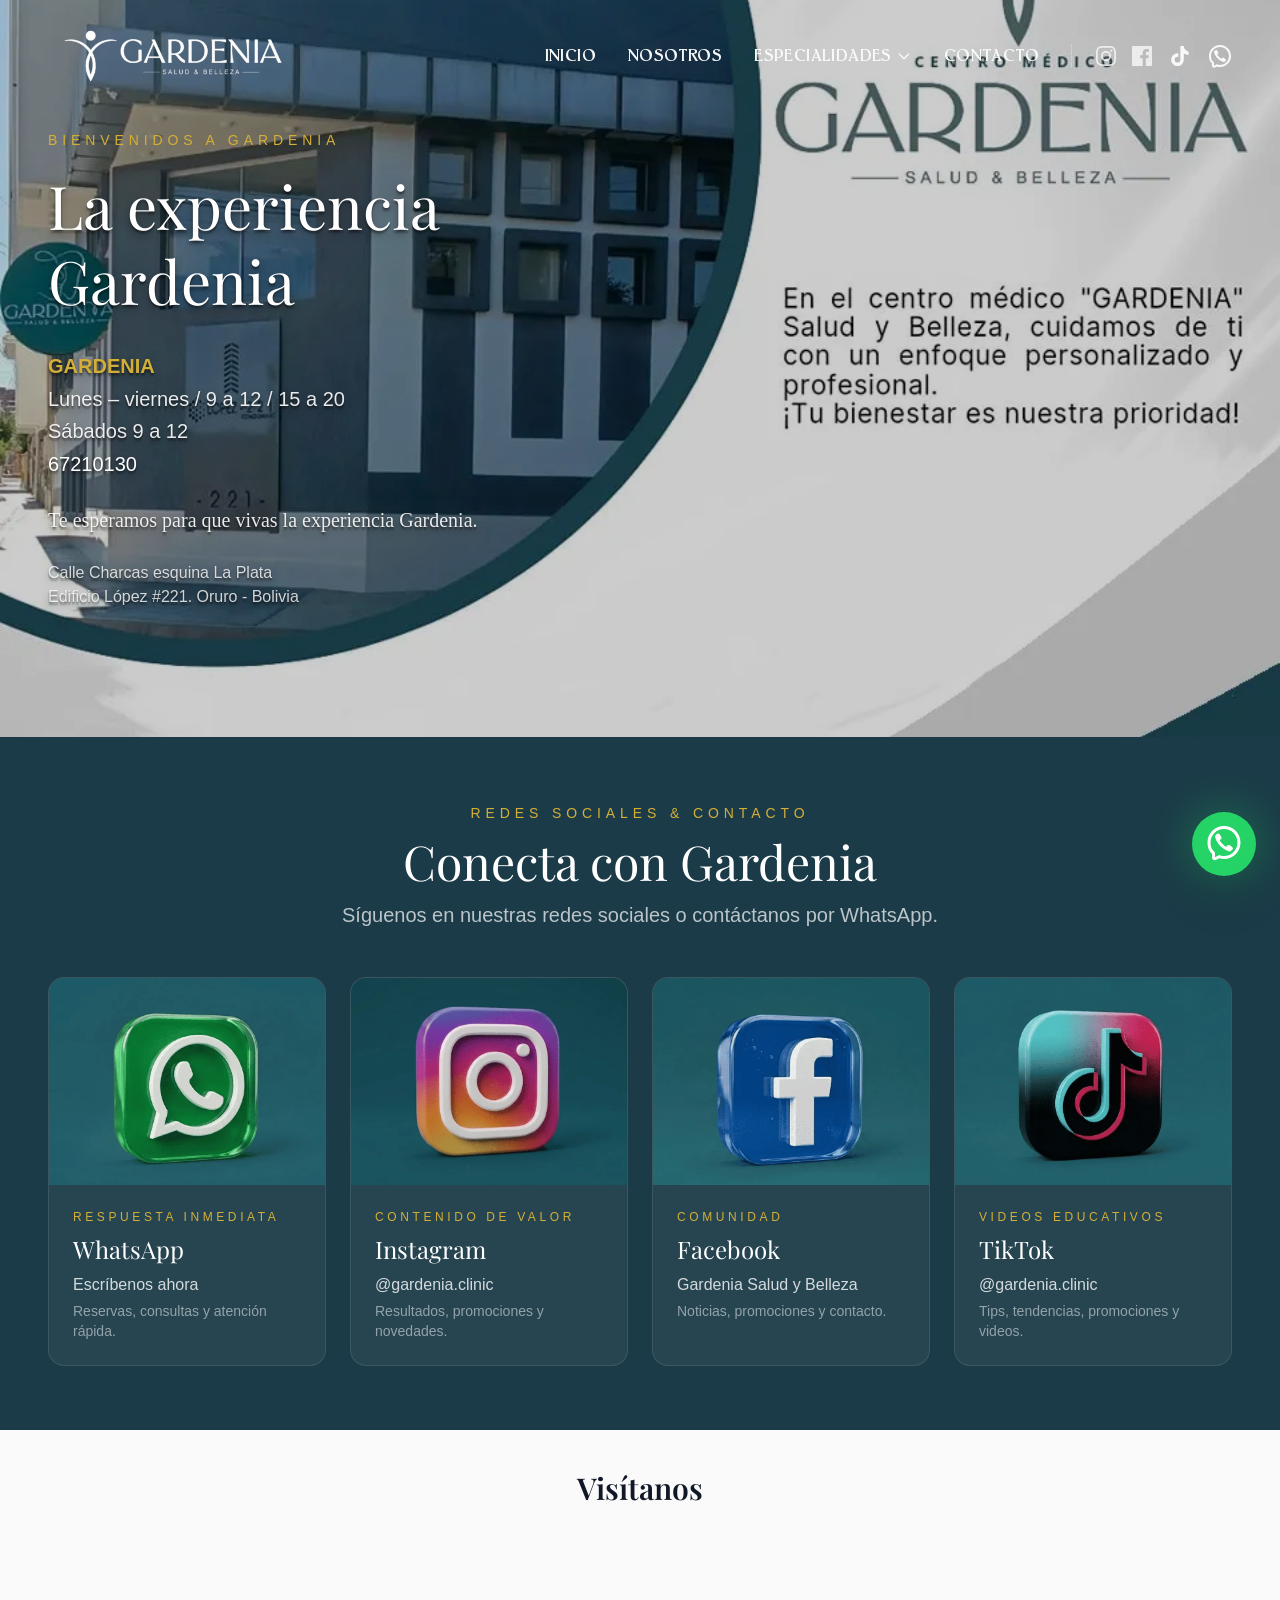
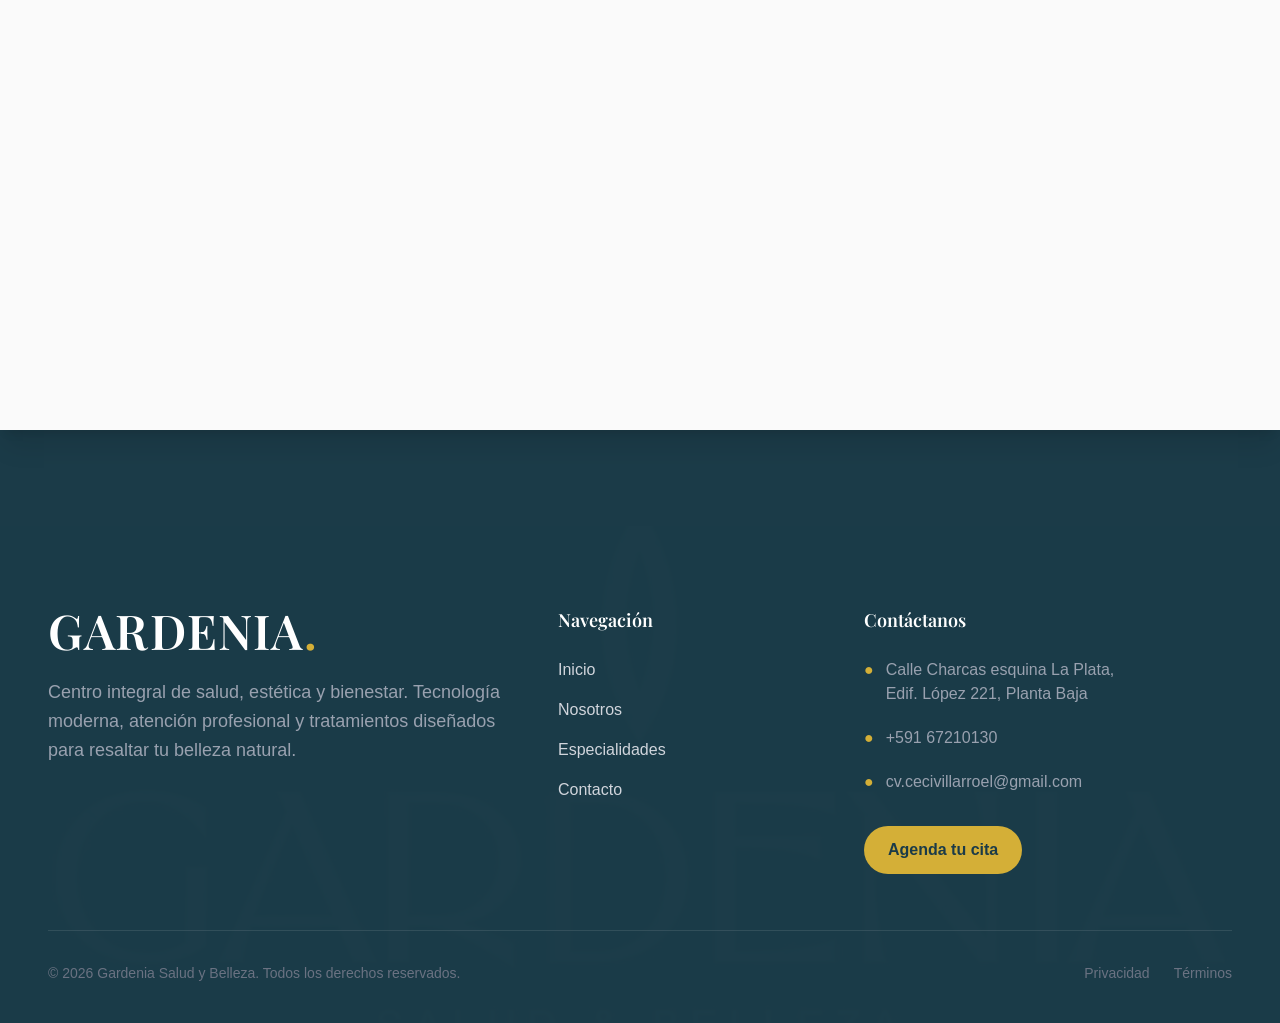
<file: contacto/index.html>
<!DOCTYPE html><html lang="es" data-astro-cid-37fxchfa> <head><meta charset="UTF-8"><meta name="viewport" content="width=device-width, initial-scale=1.0"><meta name="generator" content="Astro v6.1.8"><title>Contacto | Gardenia Salud y Belleza</title><meta name="description" content="Informacion de contacto para la clinica Gardenia Salud y Belleza"><link rel="canonical" href="https://gardeniaclinica.com/contacto/"><!-- Robots --><meta name="robots" content="index, follow, max-image-preview:large"><meta http-equiv="content-language" content="es-bo"><!-- Open Graph --><meta property="og:type" content="website"><meta property="og:locale" content="es_BO"><meta property="og:site_name" content="Gardenia Salud y Belleza"><meta property="og:title" content="Contacto"><meta property="og:description" content="Informacion de contacto para la clinica Gardenia Salud y Belleza"><meta property="og:url" content="https://gardeniaclinica.com/contacto/"><meta name="twitter:card" content="summary_large_image"><meta name="twitter:title" content="Contacto"><meta name="twitter:description" content="Informacion de contacto para la clinica Gardenia Salud y Belleza"><link rel="icon" type="image/png" href="/favicon.ico"><meta name="generator" content="Astro v6.1.8"><link rel="preload" href="/fonts/inter400.woff2" as="font" type="font/woff2" crossorigin><link rel="preload" href="/fonts/inter600.woff2" as="font" type="font/woff2" crossorigin><link rel="preload" href="/fonts/playfair-display400.woff2" as="font" type="font/woff2" crossorigin><link rel="preload" href="/fonts/playfair-display600.woff2" as="font" type="font/woff2" crossorigin><link rel="preload" href="/fonts/Antiqua.woff2" as="font" type="font/woff2" crossorigin><!-- Schema Local Business --><script type="application/ld+json">{"@context":"https://schema.org","@type":"MedicalBusiness","name":"Gardenia Salud y Belleza","description":"Clínica Gardenia Salud y Belleza integral en Oruro, Bolivia","url":"https://GardeniaClinica.com","telephone":"+59167210130","address":{"@type":"PostalAddress","addressLocality":"Oruro","addressCountry":"BO"},"areaServed":"Oruro","priceRange":"$$"}</script><style>@layer properties{@supports (((-webkit-hyphens:none)) and (not (margin-trim:inline))) or ((-moz-orient:inline) and (not (color:rgb(from red r g b)))){*,:before,:after,::backdrop{--tw-translate-x:0;--tw-translate-y:0;--tw-translate-z:0;--tw-scale-x:1;--tw-scale-y:1;--tw-scale-z:1;--tw-rotate-x:initial;--tw-rotate-y:initial;--tw-rotate-z:initial;--tw-skew-x:initial;--tw-skew-y:initial;--tw-space-y-reverse:0;--tw-space-x-reverse:0;--tw-border-style:solid;--tw-gradient-position:initial;--tw-gradient-from:#0000;--tw-gradient-via:#0000;--tw-gradient-to:#0000;--tw-gradient-stops:initial;--tw-gradient-via-stops:initial;--tw-gradient-from-position:0%;--tw-gradient-via-position:50%;--tw-gradient-to-position:100%;--tw-mask-linear:linear-gradient(#fff, #fff);--tw-mask-radial:linear-gradient(#fff, #fff);--tw-mask-conic:linear-gradient(#fff, #fff);--tw-mask-left:linear-gradient(#fff, #fff);--tw-mask-right:linear-gradient(#fff, #fff);--tw-mask-bottom:linear-gradient(#fff, #fff);--tw-mask-top:linear-gradient(#fff, #fff);--tw-mask-top-from-position:0%;--tw-mask-top-to-position:100%;--tw-mask-top-from-color:black;--tw-mask-top-to-color:transparent;--tw-mask-right-from-position:0%;--tw-mask-right-to-position:100%;--tw-mask-right-from-color:black;--tw-mask-right-to-color:transparent;--tw-mask-bottom-from-position:0%;--tw-mask-bottom-to-position:100%;--tw-mask-bottom-from-color:black;--tw-mask-bottom-to-color:transparent;--tw-mask-radial-from-position:0%;--tw-mask-radial-to-position:100%;--tw-mask-radial-from-color:black;--tw-mask-radial-to-color:transparent;--tw-mask-radial-shape:ellipse;--tw-mask-radial-size:farthest-corner;--tw-mask-radial-position:center;--tw-leading:initial;--tw-font-weight:initial;--tw-tracking:initial;--tw-shadow:0 0 #0000;--tw-shadow-color:initial;--tw-shadow-alpha:100%;--tw-inset-shadow:0 0 #0000;--tw-inset-shadow-color:initial;--tw-inset-shadow-alpha:100%;--tw-ring-color:initial;--tw-ring-shadow:0 0 #0000;--tw-inset-ring-color:initial;--tw-inset-ring-shadow:0 0 #0000;--tw-ring-inset:initial;--tw-ring-offset-width:0px;--tw-ring-offset-color:#fff;--tw-ring-offset-shadow:0 0 #0000;--tw-blur:initial;--tw-brightness:initial;--tw-contrast:initial;--tw-grayscale:initial;--tw-hue-rotate:initial;--tw-invert:initial;--tw-opacity:initial;--tw-saturate:initial;--tw-sepia:initial;--tw-drop-shadow:initial;--tw-drop-shadow-color:initial;--tw-drop-shadow-alpha:100%;--tw-drop-shadow-size:initial;--tw-backdrop-blur:initial;--tw-backdrop-brightness:initial;--tw-backdrop-contrast:initial;--tw-backdrop-grayscale:initial;--tw-backdrop-hue-rotate:initial;--tw-backdrop-invert:initial;--tw-backdrop-opacity:initial;--tw-backdrop-saturate:initial;--tw-backdrop-sepia:initial;--tw-duration:initial;--tw-ease:initial;--tw-text-shadow-color:initial;--tw-text-shadow-alpha:100%}}}@layer theme{:root,:host{--font-sans:"Inter", sans-serif;--font-serif:"Playfair Display", serif;--font-mono:ui-monospace, SFMono-Regular, Menlo, Monaco, Consolas, "Liberation Mono", "Courier New", monospace;--color-amber-600:oklch(66.6% .179 58.318);--color-green-500:oklch(72.3% .219 149.579);--color-green-600:oklch(62.7% .194 149.214);--color-emerald-500:oklch(69.6% .17 162.48);--color-emerald-950:oklch(26.2% .051 172.552);--color-gray-100:oklch(96.7% .003 264.542);--color-gray-300:oklch(87.2% .01 258.338);--color-gray-400:oklch(70.7% .022 261.325);--color-gray-500:oklch(55.1% .027 264.364);--color-gray-600:oklch(44.6% .03 256.802);--color-gray-900:oklch(21% .034 264.665);--color-zinc-50:oklch(98.5% 0 0);--color-stone-100:oklch(97% .001 106.424);--color-black:#000;--color-white:#fff;--spacing:.25rem;--container-lg:32rem;--container-2xl:42rem;--container-3xl:48rem;--container-4xl:56rem;--container-7xl:80rem;--text-xs:.75rem;--text-xs--line-height:calc(1 / .75);--text-sm:.875rem;--text-sm--line-height:calc(1.25 / .875);--text-base:1rem;--text-base--line-height: 1.5 ;--text-lg:1.125rem;--text-lg--line-height:calc(1.75 / 1.125);--text-xl:1.25rem;--text-xl--line-height:calc(1.75 / 1.25);--text-2xl:1.5rem;--text-2xl--line-height:calc(2 / 1.5);--text-3xl:1.875rem;--text-3xl--line-height: 1.2 ;--text-4xl:2.25rem;--text-4xl--line-height:calc(2.5 / 2.25);--text-5xl:3rem;--text-5xl--line-height:1;--text-6xl:3.75rem;--text-6xl--line-height:1;--text-7xl:4.5rem;--text-7xl--line-height:1;--font-weight-medium:500;--font-weight-semibold:600;--font-weight-bold:700;--tracking-wide:.025em;--tracking-wider:.05em;--tracking-widest:.1em;--leading-tight:1.25;--leading-relaxed:1.625;--radius-md:.375rem;--radius-xl:.75rem;--radius-2xl:1rem;--radius-3xl:1.5rem;--drop-shadow-sm:0 1px 2px #00000026;--drop-shadow-lg:0 4px 4px #00000026;--ease-in-out:cubic-bezier(.4, 0, .2, 1);--animate-pulse:pulse 2s cubic-bezier(.4, 0, .6, 1) infinite;--blur-sm:8px;--blur-md:12px;--blur-xl:24px;--blur-3xl:64px;--default-transition-duration:.15s;--default-transition-timing-function:cubic-bezier(.4, 0, .2, 1);--default-font-family:var(--font-sans);--default-mono-font-family:var(--font-mono);--color-gold:#d4af37;--color-gold-sand:#e5c482;--color-dark-green:#1b3b48;--color-ivory:#f9f9f9;--font-Segoe-Script:"Segoe Script", cursive;--font-custom:"Rekord Antiqua SemiBold", serif}}@layer base{*,:after,:before,::backdrop{box-sizing:border-box;border:0 solid;margin:0;padding:0}::file-selector-button{box-sizing:border-box;border:0 solid;margin:0;padding:0}html,:host{-webkit-text-size-adjust:100%;tab-size:4;line-height:1.5;font-family:var(--default-font-family,ui-sans-serif, system-ui, sans-serif, "Apple Color Emoji", "Segoe UI Emoji", "Segoe UI Symbol", "Noto Color Emoji");font-feature-settings:var(--default-font-feature-settings,normal);font-variation-settings:var(--default-font-variation-settings,normal);-webkit-tap-highlight-color:transparent}hr{height:0;color:inherit;border-top-width:1px}abbr:where([title]){-webkit-text-decoration:underline dotted;text-decoration:underline dotted}h1,h2,h3,h4,h5,h6{font-size:inherit;font-weight:inherit}a{color:inherit;-webkit-text-decoration:inherit;text-decoration:inherit}b,strong{font-weight:bolder}code,kbd,samp,pre{font-family:var(--default-mono-font-family,ui-monospace, SFMono-Regular, Menlo, Monaco, Consolas, "Liberation Mono", "Courier New", monospace);font-feature-settings:var(--default-mono-font-feature-settings,normal);font-variation-settings:var(--default-mono-font-variation-settings,normal);font-size:1em}small{font-size:80%}sub,sup{vertical-align:baseline;font-size:75%;line-height:0;position:relative}sub{bottom:-.25em}sup{top:-.5em}table{text-indent:0;border-color:inherit;border-collapse:collapse}:-moz-focusring{outline:auto}progress{vertical-align:baseline}summary{display:list-item}ol,ul,menu{list-style:none}img,svg,video,canvas,audio,iframe,embed,object{vertical-align:middle;display:block}img,video{max-width:100%;height:auto}button,input,select,optgroup,textarea{font:inherit;font-feature-settings:inherit;font-variation-settings:inherit;letter-spacing:inherit;color:inherit;opacity:1;background-color:#0000;border-radius:0}::file-selector-button{font:inherit;font-feature-settings:inherit;font-variation-settings:inherit;letter-spacing:inherit;color:inherit;opacity:1;background-color:#0000;border-radius:0}:where(select:is([multiple],[size])) optgroup{font-weight:bolder}:where(select:is([multiple],[size])) optgroup option{padding-inline-start:20px}::file-selector-button{margin-inline-end:4px}::placeholder{opacity:1}@supports (not ((-webkit-appearance:-apple-pay-button))) or (contain-intrinsic-size:1px){::placeholder{color:currentColor}@supports (color:color-mix(in lab,red,red)){::placeholder{color:color-mix(in oklab,currentcolor 50%,transparent)}}}textarea{resize:vertical}::-webkit-search-decoration{-webkit-appearance:none}::-webkit-date-and-time-value{min-height:1lh;text-align:inherit}::-webkit-datetime-edit{display:inline-flex}::-webkit-datetime-edit-fields-wrapper{padding:0}::-webkit-datetime-edit{padding-block:0}::-webkit-datetime-edit-year-field{padding-block:0}::-webkit-datetime-edit-month-field{padding-block:0}::-webkit-datetime-edit-day-field{padding-block:0}::-webkit-datetime-edit-hour-field{padding-block:0}::-webkit-datetime-edit-minute-field{padding-block:0}::-webkit-datetime-edit-second-field{padding-block:0}::-webkit-datetime-edit-millisecond-field{padding-block:0}::-webkit-datetime-edit-meridiem-field{padding-block:0}::-webkit-calendar-picker-indicator{line-height:1}:-moz-ui-invalid{box-shadow:none}button,input:where([type=button],[type=reset],[type=submit]){appearance:button}::file-selector-button{appearance:button}::-webkit-inner-spin-button{height:auto}::-webkit-outer-spin-button{height:auto}[hidden]:where(:not([hidden=until-found])){display:none!important}}@layer components;@layer utilities{.invisible{visibility:hidden}.visible{visibility:visible}.sr-only{clip-path:inset(50%);white-space:nowrap;border-width:0;width:1px;height:1px;margin:-1px;padding:0;position:absolute;overflow:hidden}.absolute{position:absolute}.fixed{position:fixed}.relative{position:relative}.static{position:static}.inset-0{inset:calc(var(--spacing) * 0)}.start{inset-inline-start:var(--spacing)}.top-0{top:calc(var(--spacing) * 0)}.top-1\/2{top:50%}.top-6{top:calc(var(--spacing) * 6)}.right-0{right:calc(var(--spacing) * 0)}.right-6{right:calc(var(--spacing) * 6)}.right-8{right:calc(var(--spacing) * 8)}.right-20{right:calc(var(--spacing) * 20)}.bottom-0{bottom:calc(var(--spacing) * 0)}.bottom-6{bottom:calc(var(--spacing) * 6)}.bottom-12{bottom:calc(var(--spacing) * 12)}.left-0{left:calc(var(--spacing) * 0)}.z-0{z-index:0}.z-10{z-index:10}.z-20{z-index:20}.z-30{z-index:30}.z-40{z-index:40}.z-50{z-index:50}.container{width:100%}@media(min-width:40rem){.container{max-width:40rem}}@media(min-width:48rem){.container{max-width:48rem}}@media(min-width:64rem){.container{max-width:64rem}}@media(min-width:80rem){.container{max-width:80rem}}@media(min-width:96rem){.container{max-width:96rem}}.mx-auto{margin-inline:auto}.mt-0\.5{margin-top:calc(var(--spacing) * .5)}.mt-2{margin-top:calc(var(--spacing) * 2)}.mt-3{margin-top:calc(var(--spacing) * 3)}.mt-4{margin-top:calc(var(--spacing) * 4)}.mt-5{margin-top:calc(var(--spacing) * 5)}.mt-8{margin-top:calc(var(--spacing) * 8)}.mt-10{margin-top:calc(var(--spacing) * 10)}.mt-14{margin-top:calc(var(--spacing) * 14)}.mt-24{margin-top:calc(var(--spacing) * 24)}.mt-auto{margin-top:auto}.mr-4{margin-right:calc(var(--spacing) * 4)}.mb-0{margin-bottom:calc(var(--spacing) * 0)}.mb-1{margin-bottom:calc(var(--spacing) * 1)}.mb-2{margin-bottom:calc(var(--spacing) * 2)}.mb-3{margin-bottom:calc(var(--spacing) * 3)}.mb-4{margin-bottom:calc(var(--spacing) * 4)}.mb-5{margin-bottom:calc(var(--spacing) * 5)}.mb-6{margin-bottom:calc(var(--spacing) * 6)}.mb-8{margin-bottom:calc(var(--spacing) * 8)}.mb-12{margin-bottom:calc(var(--spacing) * 12)}.mb-16{margin-bottom:calc(var(--spacing) * 16)}.ml-2{margin-left:calc(var(--spacing) * 2)}.ml-auto{margin-left:auto}.line-clamp-3{-webkit-line-clamp:3;-webkit-box-orient:vertical;display:-webkit-box;overflow:hidden}.block{display:block}.flex{display:flex}.grid{display:grid}.hidden{display:none}.inline-block{display:inline-block}.inline-flex{display:inline-flex}.aspect-\[4\/3\]{aspect-ratio:4/3}.aspect-\[4\/5\]{aspect-ratio:4/5}.aspect-square{aspect-ratio:1}.h-1{height:calc(var(--spacing) * 1)}.h-3{height:calc(var(--spacing) * 3)}.h-4{height:calc(var(--spacing) * 4)}.h-5{height:calc(var(--spacing) * 5)}.h-6{height:calc(var(--spacing) * 6)}.h-8{height:calc(var(--spacing) * 8)}.h-12{height:calc(var(--spacing) * 12)}.h-14{height:calc(var(--spacing) * 14)}.h-16{height:calc(var(--spacing) * 16)}.h-56{height:calc(var(--spacing) * 56)}.h-96{height:calc(var(--spacing) * 96)}.h-\[520px\]{height:520px}.h-full{height:100%}.h-screen{height:100vh}.max-h-\[92vh\]{max-height:92vh}.min-h-0{min-height:calc(var(--spacing) * 0)}.min-h-\[85vh\]{min-height:85vh}.min-h-screen{min-height:100vh}.w-1\/2{width:50%}.w-3{width:calc(var(--spacing) * 3)}.w-4{width:calc(var(--spacing) * 4)}.w-5{width:calc(var(--spacing) * 5)}.w-6{width:calc(var(--spacing) * 6)}.w-8{width:calc(var(--spacing) * 8)}.w-12{width:calc(var(--spacing) * 12)}.w-14{width:calc(var(--spacing) * 14)}.w-16{width:calc(var(--spacing) * 16)}.w-24{width:calc(var(--spacing) * 24)}.w-28{width:calc(var(--spacing) * 28)}.w-64{width:calc(var(--spacing) * 64)}.w-96{width:calc(var(--spacing) * 96)}.w-full{width:100%}.w-max{width:max-content}.max-w-2xl{max-width:var(--container-2xl)}.max-w-3xl{max-width:var(--container-3xl)}.max-w-4xl{max-width:var(--container-4xl)}.max-w-7xl{max-width:var(--container-7xl)}.max-w-lg{max-width:var(--container-lg)}.flex-1{flex:1}.flex-grow{flex-grow:1}.translate-x-full{--tw-translate-x:100%;translate:var(--tw-translate-x) var(--tw-translate-y)}.-translate-y-1\/2{--tw-translate-y: -50% ;translate:var(--tw-translate-x) var(--tw-translate-y)}.scale-100{--tw-scale-x:100%;--tw-scale-y:100%;--tw-scale-z:100%;scale:var(--tw-scale-x) var(--tw-scale-y)}.transform{transform:var(--tw-rotate-x,) var(--tw-rotate-y,) var(--tw-rotate-z,) var(--tw-skew-x,) var(--tw-skew-y,)}.animate-pulse{animation:var(--animate-pulse)}.cursor-pointer{cursor:pointer}.auto-rows-\[320px\]{grid-auto-rows:320px}.grid-cols-1{grid-template-columns:repeat(1,minmax(0,1fr))}.grid-cols-2{grid-template-columns:repeat(2,minmax(0,1fr))}.grid-cols-4{grid-template-columns:repeat(4,minmax(0,1fr))}.flex-col{flex-direction:column}.items-center{align-items:center}.items-end{align-items:flex-end}.items-start{align-items:flex-start}.justify-between{justify-content:space-between}.justify-center{justify-content:center}.justify-end{justify-content:flex-end}.gap-1{gap:calc(var(--spacing) * 1)}.gap-2{gap:calc(var(--spacing) * 2)}.gap-3{gap:calc(var(--spacing) * 3)}.gap-4{gap:calc(var(--spacing) * 4)}.gap-6{gap:calc(var(--spacing) * 6)}.gap-8{gap:calc(var(--spacing) * 8)}.gap-10{gap:calc(var(--spacing) * 10)}.gap-12{gap:calc(var(--spacing) * 12)}:where(.space-y-4>:not(:last-child)){--tw-space-y-reverse:0;margin-block-start:calc(calc(var(--spacing) * 4) * var(--tw-space-y-reverse));margin-block-end:calc(calc(var(--spacing) * 4) * calc(1 - var(--tw-space-y-reverse)))}:where(.space-y-5>:not(:last-child)){--tw-space-y-reverse:0;margin-block-start:calc(calc(var(--spacing) * 5) * var(--tw-space-y-reverse));margin-block-end:calc(calc(var(--spacing) * 5) * calc(1 - var(--tw-space-y-reverse)))}:where(.space-y-6>:not(:last-child)){--tw-space-y-reverse:0;margin-block-start:calc(calc(var(--spacing) * 6) * var(--tw-space-y-reverse));margin-block-end:calc(calc(var(--spacing) * 6) * calc(1 - var(--tw-space-y-reverse)))}:where(.space-y-8>:not(:last-child)){--tw-space-y-reverse:0;margin-block-start:calc(calc(var(--spacing) * 8) * var(--tw-space-y-reverse));margin-block-end:calc(calc(var(--spacing) * 8) * calc(1 - var(--tw-space-y-reverse)))}:where(.space-x-4>:not(:last-child)){--tw-space-x-reverse:0;margin-inline-start:calc(calc(var(--spacing) * 4) * var(--tw-space-x-reverse));margin-inline-end:calc(calc(var(--spacing) * 4) * calc(1 - var(--tw-space-x-reverse)))}:where(.space-x-6>:not(:last-child)){--tw-space-x-reverse:0;margin-inline-start:calc(calc(var(--spacing) * 6) * var(--tw-space-x-reverse));margin-inline-end:calc(calc(var(--spacing) * 6) * calc(1 - var(--tw-space-x-reverse)))}:where(.space-x-8>:not(:last-child)){--tw-space-x-reverse:0;margin-inline-start:calc(calc(var(--spacing) * 8) * var(--tw-space-x-reverse));margin-inline-end:calc(calc(var(--spacing) * 8) * calc(1 - var(--tw-space-x-reverse)))}.truncate{text-overflow:ellipsis;white-space:nowrap;overflow:hidden}.overflow-hidden{overflow:hidden}.overflow-y-auto{overflow-y:auto}.rounded-2xl{border-radius:var(--radius-2xl)}.rounded-3xl{border-radius:var(--radius-3xl)}.rounded-full{border-radius:3.40282e38px}.rounded-md{border-radius:var(--radius-md)}.rounded-xl{border-radius:var(--radius-xl)}.border{border-style:var(--tw-border-style);border-width:1px}.border-t{border-top-style:var(--tw-border-style);border-top-width:1px}.border-b{border-bottom-style:var(--tw-border-style);border-bottom-width:1px}.border-l{border-left-style:var(--tw-border-style);border-left-width:1px}.border-gold\/20{border-color:#d4af3733}@supports (color:color-mix(in lab,red,red)){.border-gold\/20{border-color:color-mix(in oklab,var(--color-gold) 20%,transparent)}}.border-gold\/30{border-color:#d4af374d}@supports (color:color-mix(in lab,red,red)){.border-gold\/30{border-color:color-mix(in oklab,var(--color-gold) 30%,transparent)}}.border-gray-100{border-color:var(--color-gray-100)}.border-ivory\/10{border-color:#f9f9f91a}@supports (color:color-mix(in lab,red,red)){.border-ivory\/10{border-color:color-mix(in oklab,var(--color-ivory) 10%,transparent)}}.border-ivory\/20{border-color:#f9f9f933}@supports (color:color-mix(in lab,red,red)){.border-ivory\/20{border-color:color-mix(in oklab,var(--color-ivory) 20%,transparent)}}.border-ivory\/30{border-color:#f9f9f94d}@supports (color:color-mix(in lab,red,red)){.border-ivory\/30{border-color:color-mix(in oklab,var(--color-ivory) 30%,transparent)}}.border-white\/5{border-color:#ffffff0d}@supports (color:color-mix(in lab,red,red)){.border-white\/5{border-color:color-mix(in oklab,var(--color-white) 5%,transparent)}}.border-white\/10{border-color:#ffffff1a}@supports (color:color-mix(in lab,red,red)){.border-white\/10{border-color:color-mix(in oklab,var(--color-white) 10%,transparent)}}.border-white\/40{border-color:#fff6}@supports (color:color-mix(in lab,red,red)){.border-white\/40{border-color:color-mix(in oklab,var(--color-white) 40%,transparent)}}.bg-\[\#25D366\]{background-color:#25d366}.bg-black\/20{background-color:#0003}@supports (color:color-mix(in lab,red,red)){.bg-black\/20{background-color:color-mix(in oklab,var(--color-black) 20%,transparent)}}.bg-black\/80{background-color:#000c}@supports (color:color-mix(in lab,red,red)){.bg-black\/80{background-color:color-mix(in oklab,var(--color-black) 80%,transparent)}}.bg-dark-green{background-color:var(--color-dark-green)}.bg-dark-green\/20{background-color:#1b3b4833}@supports (color:color-mix(in lab,red,red)){.bg-dark-green\/20{background-color:color-mix(in oklab,var(--color-dark-green) 20%,transparent)}}.bg-dark-green\/30{background-color:#1b3b484d}@supports (color:color-mix(in lab,red,red)){.bg-dark-green\/30{background-color:color-mix(in oklab,var(--color-dark-green) 30%,transparent)}}.bg-dark-green\/88{background-color:#1b3b48e0}@supports (color:color-mix(in lab,red,red)){.bg-dark-green\/88{background-color:color-mix(in oklab,var(--color-dark-green) 88%,transparent)}}.bg-dark-green\/95{background-color:#1b3b48f2}@supports (color:color-mix(in lab,red,red)){.bg-dark-green\/95{background-color:color-mix(in oklab,var(--color-dark-green) 95%,transparent)}}.bg-emerald-500\/5{background-color:#00bb7f0d}@supports (color:color-mix(in lab,red,red)){.bg-emerald-500\/5{background-color:color-mix(in oklab,var(--color-emerald-500) 5%,transparent)}}.bg-gold{background-color:var(--color-gold)}.bg-gold-sand{background-color:var(--color-gold-sand)}.bg-gold\/5{background-color:#d4af370d}@supports (color:color-mix(in lab,red,red)){.bg-gold\/5{background-color:color-mix(in oklab,var(--color-gold) 5%,transparent)}}.bg-green-600{background-color:var(--color-green-600)}.bg-ivory\/10{background-color:#f9f9f91a}@supports (color:color-mix(in lab,red,red)){.bg-ivory\/10{background-color:color-mix(in oklab,var(--color-ivory) 10%,transparent)}}.bg-transparent{background-color:#0000}.bg-white{background-color:var(--color-white)}.bg-white\/5{background-color:#ffffff0d}@supports (color:color-mix(in lab,red,red)){.bg-white\/5{background-color:color-mix(in oklab,var(--color-white) 5%,transparent)}}.bg-zinc-50{background-color:var(--color-zinc-50)}.bg-gradient-to-b{--tw-gradient-position:to bottom in oklab;background-image:linear-gradient(var(--tw-gradient-stops))}.bg-gradient-to-br{--tw-gradient-position:to bottom right in oklab;background-image:linear-gradient(var(--tw-gradient-stops))}.bg-gradient-to-r{--tw-gradient-position:to right in oklab;background-image:linear-gradient(var(--tw-gradient-stops))}.bg-gradient-to-t{--tw-gradient-position:to top in oklab;background-image:linear-gradient(var(--tw-gradient-stops))}.bg-\[url\(\'\/images\/CarruselGardenia1\.webp\'\)\]{background-image:url(/images/CarruselGardenia1.webp)}.bg-\[url\(\'\/images\/esteticaCarrusel\.webp\'\)\]{background-image:url(/images/esteticaCarrusel.webp)}.bg-\[url\(\'\/images\/fisioCarrusel\.webp\'\)\]{background-image:url(/images/fisioCarrusel.webp)}.bg-\[url\(\'\/images\/odontologiaCarrusel\.webp\'\)\]{background-image:url(/images/odontologiaCarrusel.webp)}.from-black\/20{--tw-gradient-from:#0003}@supports (color:color-mix(in lab,red,red)){.from-black\/20{--tw-gradient-from:color-mix(in oklab, var(--color-black) 20%, transparent)}}.from-black\/20{--tw-gradient-stops:var(--tw-gradient-via-stops,var(--tw-gradient-position), var(--tw-gradient-from) var(--tw-gradient-from-position), var(--tw-gradient-to) var(--tw-gradient-to-position))}.from-black\/65{--tw-gradient-from:#000000a6}@supports (color:color-mix(in lab,red,red)){.from-black\/65{--tw-gradient-from:color-mix(in oklab, var(--color-black) 65%, transparent)}}.from-black\/65{--tw-gradient-stops:var(--tw-gradient-via-stops,var(--tw-gradient-position), var(--tw-gradient-from) var(--tw-gradient-from-position), var(--tw-gradient-to) var(--tw-gradient-to-position))}.from-black\/85{--tw-gradient-from:#000000d9}@supports (color:color-mix(in lab,red,red)){.from-black\/85{--tw-gradient-from:color-mix(in oklab, var(--color-black) 85%, transparent)}}.from-black\/85{--tw-gradient-stops:var(--tw-gradient-via-stops,var(--tw-gradient-position), var(--tw-gradient-from) var(--tw-gradient-from-position), var(--tw-gradient-to) var(--tw-gradient-to-position))}.from-dark-green{--tw-gradient-from:var(--color-dark-green);--tw-gradient-stops:var(--tw-gradient-via-stops,var(--tw-gradient-position), var(--tw-gradient-from) var(--tw-gradient-from-position), var(--tw-gradient-to) var(--tw-gradient-to-position))}.from-dark-green\/20{--tw-gradient-from:#1b3b4833}@supports (color:color-mix(in lab,red,red)){.from-dark-green\/20{--tw-gradient-from:color-mix(in oklab, var(--color-dark-green) 20%, transparent)}}.from-dark-green\/20{--tw-gradient-stops:var(--tw-gradient-via-stops,var(--tw-gradient-position), var(--tw-gradient-from) var(--tw-gradient-from-position), var(--tw-gradient-to) var(--tw-gradient-to-position))}.from-gold{--tw-gradient-from:var(--color-gold);--tw-gradient-stops:var(--tw-gradient-via-stops,var(--tw-gradient-position), var(--tw-gradient-from) var(--tw-gradient-from-position), var(--tw-gradient-to) var(--tw-gradient-to-position))}.from-zinc-50{--tw-gradient-from:var(--color-zinc-50);--tw-gradient-stops:var(--tw-gradient-via-stops,var(--tw-gradient-position), var(--tw-gradient-from) var(--tw-gradient-from-position), var(--tw-gradient-to) var(--tw-gradient-to-position))}.via-black\/40{--tw-gradient-via:#0006}@supports (color:color-mix(in lab,red,red)){.via-black\/40{--tw-gradient-via:color-mix(in oklab, var(--color-black) 40%, transparent)}}.via-black\/40{--tw-gradient-via-stops:var(--tw-gradient-position), var(--tw-gradient-from) var(--tw-gradient-from-position), var(--tw-gradient-via) var(--tw-gradient-via-position), var(--tw-gradient-to) var(--tw-gradient-to-position);--tw-gradient-stops:var(--tw-gradient-via-stops)}.via-black\/50{--tw-gradient-via:#00000080}@supports (color:color-mix(in lab,red,red)){.via-black\/50{--tw-gradient-via:color-mix(in oklab, var(--color-black) 50%, transparent)}}.via-black\/50{--tw-gradient-via-stops:var(--tw-gradient-position), var(--tw-gradient-from) var(--tw-gradient-from-position), var(--tw-gradient-via) var(--tw-gradient-via-position), var(--tw-gradient-to) var(--tw-gradient-to-position);--tw-gradient-stops:var(--tw-gradient-via-stops)}.via-dark-green\/10{--tw-gradient-via:#1b3b481a}@supports (color:color-mix(in lab,red,red)){.via-dark-green\/10{--tw-gradient-via:color-mix(in oklab, var(--color-dark-green) 10%, transparent)}}.via-dark-green\/10{--tw-gradient-via-stops:var(--tw-gradient-position), var(--tw-gradient-from) var(--tw-gradient-from-position), var(--tw-gradient-via) var(--tw-gradient-via-position), var(--tw-gradient-to) var(--tw-gradient-to-position);--tw-gradient-stops:var(--tw-gradient-via-stops)}.via-dark-green\/20{--tw-gradient-via:#1b3b4833}@supports (color:color-mix(in lab,red,red)){.via-dark-green\/20{--tw-gradient-via:color-mix(in oklab, var(--color-dark-green) 20%, transparent)}}.via-dark-green\/20{--tw-gradient-via-stops:var(--tw-gradient-position), var(--tw-gradient-from) var(--tw-gradient-from-position), var(--tw-gradient-via) var(--tw-gradient-via-position), var(--tw-gradient-to) var(--tw-gradient-to-position);--tw-gradient-stops:var(--tw-gradient-via-stops)}.via-dark-green\/95{--tw-gradient-via:#1b3b48f2}@supports (color:color-mix(in lab,red,red)){.via-dark-green\/95{--tw-gradient-via:color-mix(in oklab, var(--color-dark-green) 95%, transparent)}}.via-dark-green\/95{--tw-gradient-via-stops:var(--tw-gradient-position), var(--tw-gradient-from) var(--tw-gradient-from-position), var(--tw-gradient-via) var(--tw-gradient-via-position), var(--tw-gradient-to) var(--tw-gradient-to-position);--tw-gradient-stops:var(--tw-gradient-via-stops)}.to-amber-600{--tw-gradient-to:var(--color-amber-600);--tw-gradient-stops:var(--tw-gradient-via-stops,var(--tw-gradient-position), var(--tw-gradient-from) var(--tw-gradient-from-position), var(--tw-gradient-to) var(--tw-gradient-to-position))}.to-black\/10{--tw-gradient-to:#0000001a}@supports (color:color-mix(in lab,red,red)){.to-black\/10{--tw-gradient-to:color-mix(in oklab, var(--color-black) 10%, transparent)}}.to-black\/10{--tw-gradient-stops:var(--tw-gradient-via-stops,var(--tw-gradient-position), var(--tw-gradient-from) var(--tw-gradient-from-position), var(--tw-gradient-to) var(--tw-gradient-to-position))}.to-black\/30{--tw-gradient-to:#0000004d}@supports (color:color-mix(in lab,red,red)){.to-black\/30{--tw-gradient-to:color-mix(in oklab, var(--color-black) 30%, transparent)}}.to-black\/30{--tw-gradient-stops:var(--tw-gradient-via-stops,var(--tw-gradient-position), var(--tw-gradient-from) var(--tw-gradient-from-position), var(--tw-gradient-to) var(--tw-gradient-to-position))}.to-dark-green{--tw-gradient-to:var(--color-dark-green);--tw-gradient-stops:var(--tw-gradient-via-stops,var(--tw-gradient-position), var(--tw-gradient-from) var(--tw-gradient-from-position), var(--tw-gradient-to) var(--tw-gradient-to-position))}.to-dark-green\/30{--tw-gradient-to:#1b3b484d}@supports (color:color-mix(in lab,red,red)){.to-dark-green\/30{--tw-gradient-to:color-mix(in oklab, var(--color-dark-green) 30%, transparent)}}.to-dark-green\/30{--tw-gradient-stops:var(--tw-gradient-via-stops,var(--tw-gradient-position), var(--tw-gradient-from) var(--tw-gradient-from-position), var(--tw-gradient-to) var(--tw-gradient-to-position))}.to-dark-green\/40{--tw-gradient-to:#1b3b4866}@supports (color:color-mix(in lab,red,red)){.to-dark-green\/40{--tw-gradient-to:color-mix(in oklab, var(--color-dark-green) 40%, transparent)}}.to-dark-green\/40{--tw-gradient-stops:var(--tw-gradient-via-stops,var(--tw-gradient-position), var(--tw-gradient-from) var(--tw-gradient-from-position), var(--tw-gradient-to) var(--tw-gradient-to-position))}.to-stone-100{--tw-gradient-to:var(--color-stone-100);--tw-gradient-stops:var(--tw-gradient-via-stops,var(--tw-gradient-position), var(--tw-gradient-from) var(--tw-gradient-from-position), var(--tw-gradient-to) var(--tw-gradient-to-position))}.to-transparent{--tw-gradient-to:transparent;--tw-gradient-stops:var(--tw-gradient-via-stops,var(--tw-gradient-position), var(--tw-gradient-from) var(--tw-gradient-from-position), var(--tw-gradient-to) var(--tw-gradient-to-position))}.mask-t-from-80\%{-webkit-mask-image:var(--tw-mask-linear),var(--tw-mask-radial),var(--tw-mask-conic);mask-image:var(--tw-mask-linear),var(--tw-mask-radial),var(--tw-mask-conic);--tw-mask-linear:var(--tw-mask-left), var(--tw-mask-right), var(--tw-mask-bottom), var(--tw-mask-top);--tw-mask-top:linear-gradient(to top, var(--tw-mask-top-from-color) var(--tw-mask-top-from-position), var(--tw-mask-top-to-color) var(--tw-mask-top-to-position));--tw-mask-top-from-position:80%;-webkit-mask-composite:source-in;mask-composite:intersect}.mask-r-from-55\%{-webkit-mask-image:var(--tw-mask-linear),var(--tw-mask-radial),var(--tw-mask-conic);mask-image:var(--tw-mask-linear),var(--tw-mask-radial),var(--tw-mask-conic);--tw-mask-linear:var(--tw-mask-left), var(--tw-mask-right), var(--tw-mask-bottom), var(--tw-mask-top);--tw-mask-right:linear-gradient(to right, var(--tw-mask-right-from-color) var(--tw-mask-right-from-position), var(--tw-mask-right-to-color) var(--tw-mask-right-to-position));--tw-mask-right-from-position:55%;-webkit-mask-composite:source-in;mask-composite:intersect}.mask-b-from-60\%{-webkit-mask-image:var(--tw-mask-linear),var(--tw-mask-radial),var(--tw-mask-conic);mask-image:var(--tw-mask-linear),var(--tw-mask-radial),var(--tw-mask-conic);--tw-mask-linear:var(--tw-mask-left), var(--tw-mask-right), var(--tw-mask-bottom), var(--tw-mask-top);--tw-mask-bottom:linear-gradient(to bottom, var(--tw-mask-bottom-from-color) var(--tw-mask-bottom-from-position), var(--tw-mask-bottom-to-color) var(--tw-mask-bottom-to-position));--tw-mask-bottom-from-position:60%;-webkit-mask-composite:source-in;mask-composite:intersect}.mask-b-from-70\%{-webkit-mask-image:var(--tw-mask-linear),var(--tw-mask-radial),var(--tw-mask-conic);mask-image:var(--tw-mask-linear),var(--tw-mask-radial),var(--tw-mask-conic);--tw-mask-linear:var(--tw-mask-left), var(--tw-mask-right), var(--tw-mask-bottom), var(--tw-mask-top);--tw-mask-bottom:linear-gradient(to bottom, var(--tw-mask-bottom-from-color) var(--tw-mask-bottom-from-position), var(--tw-mask-bottom-to-color) var(--tw-mask-bottom-to-position));--tw-mask-bottom-from-position:70%;-webkit-mask-composite:source-in;mask-composite:intersect}.mask-radial-\[100\%_100\%\]{-webkit-mask-image:var(--tw-mask-linear),var(--tw-mask-radial),var(--tw-mask-conic);mask-image:var(--tw-mask-linear),var(--tw-mask-radial),var(--tw-mask-conic);--tw-mask-radial:radial-gradient(var(--tw-mask-radial-stops,var(--tw-mask-radial-size)));--tw-mask-radial-size:100% 100%;-webkit-mask-composite:source-in;mask-composite:intersect}.mask-radial-from-75\%{-webkit-mask-image:var(--tw-mask-linear),var(--tw-mask-radial),var(--tw-mask-conic);mask-image:var(--tw-mask-linear),var(--tw-mask-radial),var(--tw-mask-conic);--tw-mask-radial-stops:var(--tw-mask-radial-shape) var(--tw-mask-radial-size) at var(--tw-mask-radial-position), var(--tw-mask-radial-from-color) var(--tw-mask-radial-from-position), var(--tw-mask-radial-to-color) var(--tw-mask-radial-to-position);--tw-mask-radial:radial-gradient(var(--tw-mask-radial-stops));--tw-mask-radial-from-position:75%;-webkit-mask-composite:source-in;mask-composite:intersect}.mask-radial-at-right{--tw-mask-radial-position:right}.bg-cover{background-size:cover}.bg-center{background-position:50%}.bg-no-repeat{background-repeat:no-repeat}.fill-white{fill:var(--color-white)}.object-cover{object-fit:cover}.p-4{padding:calc(var(--spacing) * 4)}.p-6{padding:calc(var(--spacing) * 6)}.p-8{padding:calc(var(--spacing) * 8)}.p-10{padding:calc(var(--spacing) * 10)}.px-4{padding-inline:calc(var(--spacing) * 4)}.px-6{padding-inline:calc(var(--spacing) * 6)}.px-8{padding-inline:calc(var(--spacing) * 8)}.px-10{padding-inline:calc(var(--spacing) * 10)}.py-2{padding-block:calc(var(--spacing) * 2)}.py-3{padding-block:calc(var(--spacing) * 3)}.py-4{padding-block:calc(var(--spacing) * 4)}.py-6{padding-block:calc(var(--spacing) * 6)}.py-10{padding-block:calc(var(--spacing) * 10)}.py-16{padding-block:calc(var(--spacing) * 16)}.py-20{padding-block:calc(var(--spacing) * 20)}.py-24{padding-block:calc(var(--spacing) * 24)}.pt-6{padding-top:calc(var(--spacing) * 6)}.pt-8{padding-top:calc(var(--spacing) * 8)}.pt-10{padding-top:calc(var(--spacing) * 10)}.pt-20{padding-top:calc(var(--spacing) * 20)}.pt-32{padding-top:calc(var(--spacing) * 32)}.pr-0{padding-right:calc(var(--spacing) * 0)}.pr-4{padding-right:calc(var(--spacing) * 4)}.pb-2{padding-bottom:calc(var(--spacing) * 2)}.pb-10{padding-bottom:calc(var(--spacing) * 10)}.pb-16{padding-bottom:calc(var(--spacing) * 16)}.pl-6{padding-left:calc(var(--spacing) * 6)}.text-center{text-align:center}.text-right{text-align:right}.font-Segoe-Script{font-family:var(--font-Segoe-Script)}.font-serif{font-family:var(--font-serif)}.text-2xl{font-size:var(--text-2xl);line-height:var(--tw-leading,var(--text-2xl--line-height))}.text-3xl{font-size:var(--text-3xl);line-height:var(--tw-leading,var(--text-3xl--line-height))}.text-4xl{font-size:var(--text-4xl);line-height:var(--tw-leading,var(--text-4xl--line-height))}.text-5xl{font-size:var(--text-5xl);line-height:var(--tw-leading,var(--text-5xl--line-height))}.text-6xl{font-size:var(--text-6xl);line-height:var(--tw-leading,var(--text-6xl--line-height))}.text-base{font-size:var(--text-base);line-height:var(--tw-leading,var(--text-base--line-height))}.text-lg{font-size:var(--text-lg);line-height:var(--tw-leading,var(--text-lg--line-height))}.text-sm{font-size:var(--text-sm);line-height:var(--tw-leading,var(--text-sm--line-height))}.text-xl{font-size:var(--text-xl);line-height:var(--tw-leading,var(--text-xl--line-height))}.text-xs{font-size:var(--text-xs);line-height:var(--tw-leading,var(--text-xs--line-height))}.text-\[10px\]{font-size:10px}.leading-none{--tw-leading:1;line-height:1}.leading-relaxed{--tw-leading:var(--leading-relaxed);line-height:var(--leading-relaxed)}.leading-tight{--tw-leading:var(--leading-tight);line-height:var(--leading-tight)}.font-bold{--tw-font-weight:var(--font-weight-bold);font-weight:var(--font-weight-bold)}.font-medium{--tw-font-weight:var(--font-weight-medium);font-weight:var(--font-weight-medium)}.font-semibold{--tw-font-weight:var(--font-weight-semibold);font-weight:var(--font-weight-semibold)}.tracking-\[0\.2em\]{--tw-tracking:.2em;letter-spacing:.2em}.tracking-\[0\.3em\]{--tw-tracking:.3em;letter-spacing:.3em}.tracking-\[0\.35em\]{--tw-tracking:.35em;letter-spacing:.35em}.tracking-wide{--tw-tracking:var(--tracking-wide);letter-spacing:var(--tracking-wide)}.tracking-wider{--tw-tracking:var(--tracking-wider);letter-spacing:var(--tracking-wider)}.tracking-widest{--tw-tracking:var(--tracking-widest);letter-spacing:var(--tracking-widest)}.whitespace-nowrap{white-space:nowrap}.text-dark-green{color:var(--color-dark-green)}.text-gold{color:var(--color-gold)}.text-gray-300{color:var(--color-gray-300)}.text-gray-400{color:var(--color-gray-400)}.text-gray-500{color:var(--color-gray-500)}.text-gray-600{color:var(--color-gray-600)}.text-gray-900{color:var(--color-gray-900)}.text-ivory{color:var(--color-ivory)}.text-ivory\/70{color:#f9f9f9b3}@supports (color:color-mix(in lab,red,red)){.text-ivory\/70{color:color-mix(in oklab,var(--color-ivory) 70%,transparent)}}.text-ivory\/75{color:#f9f9f9bf}@supports (color:color-mix(in lab,red,red)){.text-ivory\/75{color:color-mix(in oklab,var(--color-ivory) 75%,transparent)}}.text-ivory\/80{color:#f9f9f9cc}@supports (color:color-mix(in lab,red,red)){.text-ivory\/80{color:color-mix(in oklab,var(--color-ivory) 80%,transparent)}}.text-ivory\/90{color:#f9f9f9e6}@supports (color:color-mix(in lab,red,red)){.text-ivory\/90{color:color-mix(in oklab,var(--color-ivory) 90%,transparent)}}.text-ivory\/95{color:#f9f9f9f2}@supports (color:color-mix(in lab,red,red)){.text-ivory\/95{color:color-mix(in oklab,var(--color-ivory) 95%,transparent)}}.text-white{color:var(--color-white)}.text-white\/50{color:#ffffff80}@supports (color:color-mix(in lab,red,red)){.text-white\/50{color:color-mix(in oklab,var(--color-white) 50%,transparent)}}.text-white\/70{color:#ffffffb3}@supports (color:color-mix(in lab,red,red)){.text-white\/70{color:color-mix(in oklab,var(--color-white) 70%,transparent)}}.text-white\/80{color:#fffc}@supports (color:color-mix(in lab,red,red)){.text-white\/80{color:color-mix(in oklab,var(--color-white) 80%,transparent)}}.text-white\/90{color:#ffffffe6}@supports (color:color-mix(in lab,red,red)){.text-white\/90{color:color-mix(in oklab,var(--color-white) 90%,transparent)}}.uppercase{text-transform:uppercase}.italic{font-style:italic}.antialiased{-webkit-font-smoothing:antialiased;-moz-osx-font-smoothing:grayscale}.opacity-0{opacity:0}.opacity-10{opacity:.1}.opacity-20{opacity:.2}.opacity-40{opacity:.4}.opacity-80{opacity:.8}.opacity-90{opacity:.9}.opacity-100{opacity:1}.mix-blend-multiply{mix-blend-mode:multiply}.shadow-2xl{--tw-shadow:0 25px 50px -12px var(--tw-shadow-color,#00000040);box-shadow:var(--tw-inset-shadow),var(--tw-inset-ring-shadow),var(--tw-ring-offset-shadow),var(--tw-ring-shadow),var(--tw-shadow)}.shadow-\[0_8px_30px_rgb\(0\,0\,0\,0\.04\)\]{--tw-shadow:0 8px 30px var(--tw-shadow-color,#0000000a);box-shadow:var(--tw-inset-shadow),var(--tw-inset-ring-shadow),var(--tw-ring-offset-shadow),var(--tw-ring-shadow),var(--tw-shadow)}.shadow-lg{--tw-shadow:0 10px 15px -3px var(--tw-shadow-color,#0000001a), 0 4px 6px -4px var(--tw-shadow-color,#0000001a);box-shadow:var(--tw-inset-shadow),var(--tw-inset-ring-shadow),var(--tw-ring-offset-shadow),var(--tw-ring-shadow),var(--tw-shadow)}.shadow-md{--tw-shadow:0 4px 6px -1px var(--tw-shadow-color,#0000001a), 0 2px 4px -2px var(--tw-shadow-color,#0000001a);box-shadow:var(--tw-inset-shadow),var(--tw-inset-ring-shadow),var(--tw-ring-offset-shadow),var(--tw-ring-shadow),var(--tw-shadow)}.shadow-xl{--tw-shadow:0 20px 25px -5px var(--tw-shadow-color,#0000001a), 0 8px 10px -6px var(--tw-shadow-color,#0000001a);box-shadow:var(--tw-inset-shadow),var(--tw-inset-ring-shadow),var(--tw-ring-offset-shadow),var(--tw-ring-shadow),var(--tw-shadow)}.blur-3xl{--tw-blur:blur(var(--blur-3xl));filter:var(--tw-blur,) var(--tw-brightness,) var(--tw-contrast,) var(--tw-grayscale,) var(--tw-hue-rotate,) var(--tw-invert,) var(--tw-saturate,) var(--tw-sepia,) var(--tw-drop-shadow,)}.blur-xl{--tw-blur:blur(var(--blur-xl));filter:var(--tw-blur,) var(--tw-brightness,) var(--tw-contrast,) var(--tw-grayscale,) var(--tw-hue-rotate,) var(--tw-invert,) var(--tw-saturate,) var(--tw-sepia,) var(--tw-drop-shadow,)}.drop-shadow-lg{--tw-drop-shadow-size:drop-shadow(0 4px 4px var(--tw-drop-shadow-color,#00000026));--tw-drop-shadow:drop-shadow(var(--drop-shadow-lg));filter:var(--tw-blur,) var(--tw-brightness,) var(--tw-contrast,) var(--tw-grayscale,) var(--tw-hue-rotate,) var(--tw-invert,) var(--tw-saturate,) var(--tw-sepia,) var(--tw-drop-shadow,)}.drop-shadow-sm{--tw-drop-shadow-size:drop-shadow(0 1px 2px var(--tw-drop-shadow-color,#00000026));--tw-drop-shadow:drop-shadow(var(--drop-shadow-sm));filter:var(--tw-blur,) var(--tw-brightness,) var(--tw-contrast,) var(--tw-grayscale,) var(--tw-hue-rotate,) var(--tw-invert,) var(--tw-saturate,) var(--tw-sepia,) var(--tw-drop-shadow,)}.backdrop-blur-md{--tw-backdrop-blur:blur(var(--blur-md));-webkit-backdrop-filter:var(--tw-backdrop-blur,) var(--tw-backdrop-brightness,) var(--tw-backdrop-contrast,) var(--tw-backdrop-grayscale,) var(--tw-backdrop-hue-rotate,) var(--tw-backdrop-invert,) var(--tw-backdrop-opacity,) var(--tw-backdrop-saturate,) var(--tw-backdrop-sepia,);backdrop-filter:var(--tw-backdrop-blur,) var(--tw-backdrop-brightness,) var(--tw-backdrop-contrast,) var(--tw-backdrop-grayscale,) var(--tw-backdrop-hue-rotate,) var(--tw-backdrop-invert,) var(--tw-backdrop-opacity,) var(--tw-backdrop-saturate,) var(--tw-backdrop-sepia,)}.backdrop-blur-sm{--tw-backdrop-blur:blur(var(--blur-sm));-webkit-backdrop-filter:var(--tw-backdrop-blur,) var(--tw-backdrop-brightness,) var(--tw-backdrop-contrast,) var(--tw-backdrop-grayscale,) var(--tw-backdrop-hue-rotate,) var(--tw-backdrop-invert,) var(--tw-backdrop-opacity,) var(--tw-backdrop-saturate,) var(--tw-backdrop-sepia,);backdrop-filter:var(--tw-backdrop-blur,) var(--tw-backdrop-brightness,) var(--tw-backdrop-contrast,) var(--tw-backdrop-grayscale,) var(--tw-backdrop-hue-rotate,) var(--tw-backdrop-invert,) var(--tw-backdrop-opacity,) var(--tw-backdrop-saturate,) var(--tw-backdrop-sepia,)}.backdrop-filter{-webkit-backdrop-filter:var(--tw-backdrop-blur,) var(--tw-backdrop-brightness,) var(--tw-backdrop-contrast,) var(--tw-backdrop-grayscale,) var(--tw-backdrop-hue-rotate,) var(--tw-backdrop-invert,) var(--tw-backdrop-opacity,) var(--tw-backdrop-saturate,) var(--tw-backdrop-sepia,);backdrop-filter:var(--tw-backdrop-blur,) var(--tw-backdrop-brightness,) var(--tw-backdrop-contrast,) var(--tw-backdrop-grayscale,) var(--tw-backdrop-hue-rotate,) var(--tw-backdrop-invert,) var(--tw-backdrop-opacity,) var(--tw-backdrop-saturate,) var(--tw-backdrop-sepia,)}.transition{transition-property:color,background-color,border-color,outline-color,text-decoration-color,fill,stroke,--tw-gradient-from,--tw-gradient-via,--tw-gradient-to,opacity,box-shadow,transform,translate,scale,rotate,filter,-webkit-backdrop-filter,backdrop-filter,display,content-visibility,overlay,pointer-events;transition-timing-function:var(--tw-ease,var(--default-transition-timing-function));transition-duration:var(--tw-duration,var(--default-transition-duration))}.transition-all{transition-property:all;transition-timing-function:var(--tw-ease,var(--default-transition-timing-function));transition-duration:var(--tw-duration,var(--default-transition-duration))}.transition-colors{transition-property:color,background-color,border-color,outline-color,text-decoration-color,fill,stroke,--tw-gradient-from,--tw-gradient-via,--tw-gradient-to;transition-timing-function:var(--tw-ease,var(--default-transition-timing-function));transition-duration:var(--tw-duration,var(--default-transition-duration))}.transition-opacity{transition-property:opacity;transition-timing-function:var(--tw-ease,var(--default-transition-timing-function));transition-duration:var(--tw-duration,var(--default-transition-duration))}.transition-shadow{transition-property:box-shadow;transition-timing-function:var(--tw-ease,var(--default-transition-timing-function));transition-duration:var(--tw-duration,var(--default-transition-duration))}.transition-transform{transition-property:transform,translate,scale,rotate;transition-timing-function:var(--tw-ease,var(--default-transition-timing-function));transition-duration:var(--tw-duration,var(--default-transition-duration))}.delay-100{transition-delay:.1s}.delay-200{transition-delay:.2s}.delay-300{transition-delay:.3s}.duration-300{--tw-duration:.3s;transition-duration:.3s}.duration-500{--tw-duration:.5s;transition-duration:.5s}.duration-700{--tw-duration:.7s;transition-duration:.7s}.duration-1000{--tw-duration:1s;transition-duration:1s}.ease-in-out{--tw-ease:var(--ease-in-out);transition-timing-function:var(--ease-in-out)}.text-shadow-lg\/10{--tw-text-shadow-alpha:10%;text-shadow:0px 1px 2px var(--tw-text-shadow-color,oklab(0% 0 0/.1)),0px 3px 2px var(--tw-text-shadow-color,oklab(0% 0 0/.1)),0px 4px 8px var(--tw-text-shadow-color,oklab(0% 0 0/.1))}.text-shadow-lg\/30{--tw-text-shadow-alpha:30%;text-shadow:0px 1px 2px var(--tw-text-shadow-color,oklab(0% 0 0/.3)),0px 3px 2px var(--tw-text-shadow-color,oklab(0% 0 0/.3)),0px 4px 8px var(--tw-text-shadow-color,oklab(0% 0 0/.3))}@media(hover:hover){.group-hover\:visible:is(:where(.group):hover *){visibility:visible}.group-hover\:translate-x-1:is(:where(.group):hover *){--tw-translate-x:calc(var(--spacing) * 1);translate:var(--tw-translate-x) var(--tw-translate-y)}.group-hover\:translate-x-2:is(:where(.group):hover *){--tw-translate-x:calc(var(--spacing) * 2);translate:var(--tw-translate-x) var(--tw-translate-y)}.group-hover\:scale-110:is(:where(.group):hover *){--tw-scale-x:110%;--tw-scale-y:110%;--tw-scale-z:110%;scale:var(--tw-scale-x) var(--tw-scale-y)}.group-hover\:gap-3:is(:where(.group):hover *){gap:calc(var(--spacing) * 3)}.group-hover\:via-black\/50:is(:where(.group):hover *){--tw-gradient-via:#00000080}@supports (color:color-mix(in lab,red,red)){.group-hover\:via-black\/50:is(:where(.group):hover *){--tw-gradient-via:color-mix(in oklab, var(--color-black) 50%, transparent)}}.group-hover\:via-black\/50:is(:where(.group):hover *){--tw-gradient-via-stops:var(--tw-gradient-position), var(--tw-gradient-from) var(--tw-gradient-from-position), var(--tw-gradient-via) var(--tw-gradient-via-position), var(--tw-gradient-to) var(--tw-gradient-to-position);--tw-gradient-stops:var(--tw-gradient-via-stops)}.group-hover\:text-gold:is(:where(.group):hover *){color:var(--color-gold)}.group-hover\:opacity-70:is(:where(.group):hover *){opacity:.7}.group-hover\:opacity-100:is(:where(.group):hover *){opacity:1}.hover\:-translate-y-2:hover{--tw-translate-y:calc(var(--spacing) * -2);translate:var(--tw-translate-x) var(--tw-translate-y)}.hover\:scale-105:hover{--tw-scale-x:105%;--tw-scale-y:105%;--tw-scale-z:105%;scale:var(--tw-scale-x) var(--tw-scale-y)}.hover\:scale-110:hover{--tw-scale-x:110%;--tw-scale-y:110%;--tw-scale-z:110%;scale:var(--tw-scale-x) var(--tw-scale-y)}.hover\:gap-3:hover{gap:calc(var(--spacing) * 3)}.hover\:border-gold\/40:hover{border-color:#d4af3766}@supports (color:color-mix(in lab,red,red)){.hover\:border-gold\/40:hover{border-color:color-mix(in oklab,var(--color-gold) 40%,transparent)}}.hover\:border-gold\/50:hover{border-color:#d4af3780}@supports (color:color-mix(in lab,red,red)){.hover\:border-gold\/50:hover{border-color:color-mix(in oklab,var(--color-gold) 50%,transparent)}}.hover\:border-white\/70:hover{border-color:#ffffffb3}@supports (color:color-mix(in lab,red,red)){.hover\:border-white\/70:hover{border-color:color-mix(in oklab,var(--color-white) 70%,transparent)}}.hover\:bg-emerald-950:hover{background-color:var(--color-emerald-950)}.hover\:bg-gold:hover{background-color:var(--color-gold)}.hover\:bg-gold-sand:hover{background-color:var(--color-gold-sand)}.hover\:bg-gold\/10:hover{background-color:#d4af371a}@supports (color:color-mix(in lab,red,red)){.hover\:bg-gold\/10:hover{background-color:color-mix(in oklab,var(--color-gold) 10%,transparent)}}.hover\:bg-green-500:hover{background-color:var(--color-green-500)}.hover\:text-gold:hover{color:var(--color-gold)}.hover\:text-gold-sand:hover{color:var(--color-gold-sand)}.hover\:text-ivory:hover{color:var(--color-ivory)}.hover\:shadow-2xl:hover{--tw-shadow:0 25px 50px -12px var(--tw-shadow-color,#00000040);box-shadow:var(--tw-inset-shadow),var(--tw-inset-ring-shadow),var(--tw-ring-offset-shadow),var(--tw-ring-shadow),var(--tw-shadow)}.hover\:shadow-\[0_8px_30px_rgb\(0\,0\,0\,0\.08\)\]:hover{--tw-shadow:0 8px 30px var(--tw-shadow-color,#00000014);box-shadow:var(--tw-inset-shadow),var(--tw-inset-ring-shadow),var(--tw-ring-offset-shadow),var(--tw-ring-shadow),var(--tw-shadow)}.hover\:shadow-\[0_15px_40px_rgb\(212\,175\,55\,0\.15\)\]:hover{--tw-shadow:0 15px 40px var(--tw-shadow-color,#d4af3726);box-shadow:var(--tw-inset-shadow),var(--tw-inset-ring-shadow),var(--tw-ring-offset-shadow),var(--tw-ring-shadow),var(--tw-shadow)}}.focus\:outline-none:focus{--tw-outline-style:none;outline-style:none}@media(min-width:40rem){.sm\:flex-row{flex-direction:row}.sm\:pt-20{padding-top:calc(var(--spacing) * 20)}.sm\:text-2xl{font-size:var(--text-2xl);line-height:var(--tw-leading,var(--text-2xl--line-height))}.sm\:text-lg{font-size:var(--text-lg);line-height:var(--tw-leading,var(--text-lg--line-height))}}@media(min-width:48rem){.md\:col-span-1{grid-column:span 1/span 1}.md\:col-span-2{grid-column:span 2/span 2}.md\:col-span-3{grid-column:span 3/span 3}.md\:col-span-4{grid-column:span 4/span 4}.md\:col-span-5{grid-column:span 5/span 5}.md\:col-span-7{grid-column:span 7/span 7}.md\:row-span-2{grid-row:span 2/span 2}.md\:mt-0{margin-top:calc(var(--spacing) * 0)}.md\:mt-\[20px\]{margin-top:20px}.md\:mb-0{margin-bottom:calc(var(--spacing) * 0)}.md\:mb-10{margin-bottom:calc(var(--spacing) * 10)}.md\:mb-\[10px\]{margin-bottom:10px}.md\:block{display:block}.md\:flex{display:flex}.md\:grid{display:grid}.md\:hidden{display:none}.md\:aspect-\[8\/12\]{aspect-ratio:8/12}.md\:h-64{height:calc(var(--spacing) * 64)}.md\:h-\[580px\]{height:580px}.md\:min-h-screen{min-height:100vh}.md\:w-1\/2{width:50%}.md\:grid-cols-2{grid-template-columns:repeat(2,minmax(0,1fr))}.md\:grid-cols-3{grid-template-columns:repeat(3,minmax(0,1fr))}.md\:grid-cols-12{grid-template-columns:repeat(12,minmax(0,1fr))}.md\:flex-row{flex-direction:row}.md\:gap-10{gap:calc(var(--spacing) * 10)}.md\:gap-16{gap:calc(var(--spacing) * 16)}.md\:via-black\/20{--tw-gradient-via:#0003}@supports (color:color-mix(in lab,red,red)){.md\:via-black\/20{--tw-gradient-via:color-mix(in oklab, var(--color-black) 20%, transparent)}}.md\:via-black\/20{--tw-gradient-via-stops:var(--tw-gradient-position), var(--tw-gradient-from) var(--tw-gradient-from-position), var(--tw-gradient-via) var(--tw-gradient-via-position), var(--tw-gradient-to) var(--tw-gradient-to-position);--tw-gradient-stops:var(--tw-gradient-via-stops)}.md\:p-0{padding:calc(var(--spacing) * 0)}.md\:p-8{padding:calc(var(--spacing) * 8)}.md\:p-10{padding:calc(var(--spacing) * 10)}.md\:px-0{padding-inline:calc(var(--spacing) * 0)}.md\:px-2{padding-inline:calc(var(--spacing) * 2)}.md\:px-12{padding-inline:calc(var(--spacing) * 12)}.md\:px-30{padding-inline:calc(var(--spacing) * 30)}.md\:py-14{padding-block:calc(var(--spacing) * 14)}.md\:py-32{padding-block:calc(var(--spacing) * 32)}.md\:pt-0{padding-top:calc(var(--spacing) * 0)}.md\:pt-40{padding-top:calc(var(--spacing) * 40)}.md\:pt-48{padding-top:calc(var(--spacing) * 48)}.md\:pr-12{padding-right:calc(var(--spacing) * 12)}.md\:pb-24{padding-bottom:calc(var(--spacing) * 24)}.md\:pb-32{padding-bottom:calc(var(--spacing) * 32)}.md\:text-2xl{font-size:var(--text-2xl);line-height:var(--tw-leading,var(--text-2xl--line-height))}.md\:text-3xl{font-size:var(--text-3xl);line-height:var(--tw-leading,var(--text-3xl--line-height))}.md\:text-4xl{font-size:var(--text-4xl);line-height:var(--tw-leading,var(--text-4xl--line-height))}.md\:text-5xl{font-size:var(--text-5xl);line-height:var(--tw-leading,var(--text-5xl--line-height))}.md\:text-6xl{font-size:var(--text-6xl);line-height:var(--tw-leading,var(--text-6xl--line-height))}.md\:text-7xl{font-size:var(--text-7xl);line-height:var(--tw-leading,var(--text-7xl--line-height))}.md\:text-lg{font-size:var(--text-lg);line-height:var(--tw-leading,var(--text-lg--line-height))}.md\:text-sm{font-size:var(--text-sm);line-height:var(--tw-leading,var(--text-sm--line-height))}.md\:text-xl{font-size:var(--text-xl);line-height:var(--tw-leading,var(--text-xl--line-height))}}@media(min-width:64rem){.lg\:mt-0{margin-top:calc(var(--spacing) * 0)}.lg\:grid-cols-3{grid-template-columns:repeat(3,minmax(0,1fr))}.lg\:text-3xl{font-size:var(--text-3xl);line-height:var(--tw-leading,var(--text-3xl--line-height))}.lg\:text-4xl{font-size:var(--text-4xl);line-height:var(--tw-leading,var(--text-4xl--line-height))}.lg\:text-5xl{font-size:var(--text-5xl);line-height:var(--tw-leading,var(--text-5xl--line-height))}.lg\:text-7xl{font-size:var(--text-7xl);line-height:var(--tw-leading,var(--text-7xl--line-height))}}.font-custom{font-family:var(--font-custom)}.font-custom-bold{font-family:var(--font-custom);font-weight:700}}@font-face{font-family:Rekord Antiqua SemiBold;src:url(/fonts/Antiqua.woff2)format("woff2");font-weight:600;font-style:normal;font-display:swap}@font-face{font-family:Inter;src:url(/fonts/inter400.woff2)format("woff2");font-weight:400;font-display:swap}@font-face{font-family:Inter;src:url(/fonts/inter600.woff2)format("woff2");font-weight:600;font-display:swap}@font-face{font-family:Playfair Display;src:url(/fonts/playfair-display600.woff2)format("woff2");font-weight:600;font-display:swap}@font-face{font-family:Playfair Display;src:url(/fonts/playfair-display400.woff2)format("woff2");font-weight:400;font-display:swap}body{font-family:var(--font-sans);background-color:var(--color-dark-green);color:var(--color-ivory)}h1,h2,h3,h4,h5,h6{font-family:var(--font-serif)}.scroll-reveal{opacity:0;transition:all .9s;transform:translateY(50px)}.scroll-reveal.active{opacity:1;transform:translateY(0)}@property --tw-translate-x{syntax:"*";inherits:false;initial-value:0}@property --tw-translate-y{syntax:"*";inherits:false;initial-value:0}@property --tw-translate-z{syntax:"*";inherits:false;initial-value:0}@property --tw-scale-x{syntax:"*";inherits:false;initial-value:1}@property --tw-scale-y{syntax:"*";inherits:false;initial-value:1}@property --tw-scale-z{syntax:"*";inherits:false;initial-value:1}@property --tw-rotate-x{syntax:"*";inherits:false}@property --tw-rotate-y{syntax:"*";inherits:false}@property --tw-rotate-z{syntax:"*";inherits:false}@property --tw-skew-x{syntax:"*";inherits:false}@property --tw-skew-y{syntax:"*";inherits:false}@property --tw-space-y-reverse{syntax:"*";inherits:false;initial-value:0}@property --tw-space-x-reverse{syntax:"*";inherits:false;initial-value:0}@property --tw-border-style{syntax:"*";inherits:false;initial-value:solid}@property --tw-gradient-position{syntax:"*";inherits:false}@property --tw-gradient-from{syntax:"<color>";inherits:false;initial-value:#0000}@property --tw-gradient-via{syntax:"<color>";inherits:false;initial-value:#0000}@property --tw-gradient-to{syntax:"<color>";inherits:false;initial-value:#0000}@property --tw-gradient-stops{syntax:"*";inherits:false}@property --tw-gradient-via-stops{syntax:"*";inherits:false}@property --tw-gradient-from-position{syntax:"<length-percentage>";inherits:false;initial-value:0%}@property --tw-gradient-via-position{syntax:"<length-percentage>";inherits:false;initial-value:50%}@property --tw-gradient-to-position{syntax:"<length-percentage>";inherits:false;initial-value:100%}@property --tw-mask-linear{syntax:"*";inherits:false;initial-value:linear-gradient(#fff,#fff)}@property --tw-mask-radial{syntax:"*";inherits:false;initial-value:linear-gradient(#fff,#fff)}@property --tw-mask-conic{syntax:"*";inherits:false;initial-value:linear-gradient(#fff,#fff)}@property --tw-mask-left{syntax:"*";inherits:false;initial-value:linear-gradient(#fff,#fff)}@property --tw-mask-right{syntax:"*";inherits:false;initial-value:linear-gradient(#fff,#fff)}@property --tw-mask-bottom{syntax:"*";inherits:false;initial-value:linear-gradient(#fff,#fff)}@property --tw-mask-top{syntax:"*";inherits:false;initial-value:linear-gradient(#fff,#fff)}@property --tw-mask-top-from-position{syntax:"*";inherits:false;initial-value:0%}@property --tw-mask-top-to-position{syntax:"*";inherits:false;initial-value:100%}@property --tw-mask-top-from-color{syntax:"*";inherits:false;initial-value:black}@property --tw-mask-top-to-color{syntax:"*";inherits:false;initial-value:transparent}@property --tw-mask-right-from-position{syntax:"*";inherits:false;initial-value:0%}@property --tw-mask-right-to-position{syntax:"*";inherits:false;initial-value:100%}@property --tw-mask-right-from-color{syntax:"*";inherits:false;initial-value:black}@property --tw-mask-right-to-color{syntax:"*";inherits:false;initial-value:transparent}@property --tw-mask-bottom-from-position{syntax:"*";inherits:false;initial-value:0%}@property --tw-mask-bottom-to-position{syntax:"*";inherits:false;initial-value:100%}@property --tw-mask-bottom-from-color{syntax:"*";inherits:false;initial-value:black}@property --tw-mask-bottom-to-color{syntax:"*";inherits:false;initial-value:transparent}@property --tw-mask-radial-from-position{syntax:"*";inherits:false;initial-value:0%}@property --tw-mask-radial-to-position{syntax:"*";inherits:false;initial-value:100%}@property --tw-mask-radial-from-color{syntax:"*";inherits:false;initial-value:black}@property --tw-mask-radial-to-color{syntax:"*";inherits:false;initial-value:transparent}@property --tw-mask-radial-shape{syntax:"*";inherits:false;initial-value:ellipse}@property --tw-mask-radial-size{syntax:"*";inherits:false;initial-value:farthest-corner}@property --tw-mask-radial-position{syntax:"*";inherits:false;initial-value:center}@property --tw-leading{syntax:"*";inherits:false}@property --tw-font-weight{syntax:"*";inherits:false}@property --tw-tracking{syntax:"*";inherits:false}@property --tw-shadow{syntax:"*";inherits:false;initial-value:0 0 #0000}@property --tw-shadow-color{syntax:"*";inherits:false}@property --tw-shadow-alpha{syntax:"<percentage>";inherits:false;initial-value:100%}@property --tw-inset-shadow{syntax:"*";inherits:false;initial-value:0 0 #0000}@property --tw-inset-shadow-color{syntax:"*";inherits:false}@property --tw-inset-shadow-alpha{syntax:"<percentage>";inherits:false;initial-value:100%}@property --tw-ring-color{syntax:"*";inherits:false}@property --tw-ring-shadow{syntax:"*";inherits:false;initial-value:0 0 #0000}@property --tw-inset-ring-color{syntax:"*";inherits:false}@property --tw-inset-ring-shadow{syntax:"*";inherits:false;initial-value:0 0 #0000}@property --tw-ring-inset{syntax:"*";inherits:false}@property --tw-ring-offset-width{syntax:"<length>";inherits:false;initial-value:0}@property --tw-ring-offset-color{syntax:"*";inherits:false;initial-value:#fff}@property --tw-ring-offset-shadow{syntax:"*";inherits:false;initial-value:0 0 #0000}@property --tw-blur{syntax:"*";inherits:false}@property --tw-brightness{syntax:"*";inherits:false}@property --tw-contrast{syntax:"*";inherits:false}@property --tw-grayscale{syntax:"*";inherits:false}@property --tw-hue-rotate{syntax:"*";inherits:false}@property --tw-invert{syntax:"*";inherits:false}@property --tw-opacity{syntax:"*";inherits:false}@property --tw-saturate{syntax:"*";inherits:false}@property --tw-sepia{syntax:"*";inherits:false}@property --tw-drop-shadow{syntax:"*";inherits:false}@property --tw-drop-shadow-color{syntax:"*";inherits:false}@property --tw-drop-shadow-alpha{syntax:"<percentage>";inherits:false;initial-value:100%}@property --tw-drop-shadow-size{syntax:"*";inherits:false}@property --tw-backdrop-blur{syntax:"*";inherits:false}@property --tw-backdrop-brightness{syntax:"*";inherits:false}@property --tw-backdrop-contrast{syntax:"*";inherits:false}@property --tw-backdrop-grayscale{syntax:"*";inherits:false}@property --tw-backdrop-hue-rotate{syntax:"*";inherits:false}@property --tw-backdrop-invert{syntax:"*";inherits:false}@property --tw-backdrop-opacity{syntax:"*";inherits:false}@property --tw-backdrop-saturate{syntax:"*";inherits:false}@property --tw-backdrop-sepia{syntax:"*";inherits:false}@property --tw-duration{syntax:"*";inherits:false}@property --tw-ease{syntax:"*";inherits:false}@property --tw-text-shadow-color{syntax:"*";inherits:false}@property --tw-text-shadow-alpha{syntax:"<percentage>";inherits:false;initial-value:100%}@keyframes pulse{50%{opacity:.5}}body{margin:0;background:#1b3b48;color:#f9f9f9;font-family:sans-serif}h1[data-astro-cid-37fxchfa]{font-size:2.5rem}
.reveal{opacity:0;transform:translateY(30px);transition:opacity .8s ease,transform .8s ease}.reveal.show{opacity:1;transform:translateY(0)}.delay-100{transition-delay:.1s}.delay-200{transition-delay:.2s}.delay-300{transition-delay:.3s}.animate-fade-in{opacity:0;animation:fadeIn .6s ease forwards}.animate-fade-up{opacity:0;transform:translateY(20px);animation:fadeUp .6s ease forwards}@keyframes fadeIn{0%{opacity:0}to{opacity:1}}@keyframes fadeUp{0%{opacity:0;transform:translateY(20px)}to{opacity:1;transform:translateY(0)}}.animate-fade-in,.animate-fade-up{will-change:opacity,transform}
</style></head> <body class="bg-dark-green text-ivory antialiased flex flex-col min-h-screen" data-astro-cid-37fxchfa> <header id="main-header" class="fixed w-full top-0 z-50 transition-all duration-300 bg-transparent"> <div class="container mx-auto px-6 md:px-12 flex justify-between items-center font-custom md:mt-[20px] md:mb-[10px] lg:mt-0"> <a href="/" class="font-serif font-bold text-ivory tracking-wider"> <img src="/images/navlogo.webp" alt="Gardenia Salud y Belleza" width="250" height="100"> <span class="sr-only">Inicio - Gardenia Salud y Belleza</span> </a> <!-- Desktop Nav & Socials --> <div class="hidden md:flex items-center space-x-8"> <nav class="flex space-x-8"> <a href="/" class="text-ivory hover:text-gold transition-colors font-medium text-md uppercase tracking-wide">
Inicio
</a> <a href="/nosotros" class="text-ivory hover:text-gold transition-colors font-medium text-md uppercase tracking-wide">
Nosotros
</a> <div class="relative group"> <button class="text-ivory hover:text-gold transition-colors font-medium text-md uppercase tracking-wide flex items-center gap-1 cursor-pointer">
Especialidades
<svg class="w-4 h-4" fill="none" stroke="currentColor" viewBox="0 0 24 24"><path stroke-linecap="round" stroke-linejoin="round" stroke-width="2" d="M19 9l-7 7-7-7"></path></svg> </button> <div class="absolute left-0 mt-2 w-64 bg-dark-green shadow-xl rounded-md overflow-hidden opacity-0 invisible group-hover:opacity-100 group-hover:visible transition-all duration-300 flex flex-col border border-gold/20"> <a href="/medicina-estetica" class="px-4 py-3 text-ivory hover:bg-gold/10 hover:text-gold transition-colors text-sm">MEDICINA ESTÉTICA</a> <a href="/odontologia" class="px-4 py-3 text-ivory hover:bg-gold/10 hover:text-gold transition-colors text-sm border-t border-ivory/10">ODONTOLOGÍA</a> <a href="/fisioterapia-kinesiologia" class="px-4 py-3 text-ivory hover:bg-gold/10 hover:text-gold transition-colors text-sm border-t border-ivory/10">FISIOTERAPIA Y KINESIOLOGÍA</a> </div> </div> <a href="/contacto" class="text-ivory hover:text-gold transition-colors font-medium text-md uppercase tracking-wide">
Contacto
</a> </nav> <div class="flex items-center space-x-4 border-l border-ivory/30 pl-6"> <a href="https://www.instagram.com/gardenia_saludybelleza.bo/" target="_blank" class="text-ivory/80 hover:text-gold transition-colors" aria-label="Instagram"> <svg class="w-5 h-5" fill="currentColor" viewBox="0 0 24 24"><path d="M12 2.163c3.204 0 3.584.012 4.85.07 3.252.148 4.771 1.691 4.919 4.919.058 1.265.069 1.645.069 4.849 0 3.205-.012 3.584-.069 4.849-.149 3.225-1.664 4.771-4.919 4.919-1.266.058-1.644.07-4.85.07-3.204 0-3.584-.012-4.849-.07-3.26-.149-4.771-1.699-4.919-4.92-.058-1.265-.07-1.644-.07-4.849 0-3.204.013-3.583.07-4.849.149-3.227 1.664-4.771 4.919-4.919 1.266-.057 1.645-.069 4.849-.069zM12 0C8.741 0 8.333.014 7.053.072 2.695.272.273 2.69.073 7.052.014 8.333 0 8.741 0 12c0 3.259.014 3.668.072 4.948.2 4.358 2.618 6.78 6.98 6.98C8.333 23.986 8.741 24 12 24c3.259 0 3.668-.014 4.948-.072 4.354-.2 6.782-2.618 6.979-6.98.059-1.28.073-1.689.073-4.948 0-3.259-.014-3.667-.072-4.947-.196-4.354-2.617-6.78-6.979-6.98C15.668.014 15.259 0 12 0zm0 5.838a6.162 6.162 0 100 12.324 6.162 6.162 0 000-12.324zM12 16a4 4 0 110-8 4 4 0 010 8zm6.406-11.845a1.44 1.44 0 100 2.881 1.44 1.44 0 000-2.881z"></path> </svg> </a> <a href="https://www.facebook.com/profile.php?id=61565508519835" target="_blank" class="text-ivory/80 hover:text-gold transition-colors" aria-label="Facebook"> <svg class="w-5 h-5" fill="currentColor" viewBox="0 0 24 24"><path d="M22.675 0H1.325C.593 0 0 .593 0 1.325v21.351C0 23.407.593 24 1.325 24H12.82v-9.294H9.692v-3.622h3.128V8.413c0-3.1 1.893-4.788 4.659-4.788 1.325 0 2.463.099 2.795.143v3.24l-1.918.001c-1.504 0-1.795.715-1.795 1.763v2.313h3.587l-.467 3.622h-3.12V24h6.116c.73 0 1.323-.593 1.323-1.325V1.325C24 .593 23.407 0 22.675 0z"></path> </svg> </a> <!-- TikTok --> <a href="https://www.tiktok.com/@gardenia.saludybelleza" target="_blank" class="text-ivory hover:text-gold transition-colors" aria-label="TikTok"> <svg class="w-6 h-6" fill="currentColor" viewBox="0 0 24 24"><path d="M19.589 6.686a4.793 4.793 0 0 1-3.77-4.245V2h-3.445v13.672a2.896 2.896 0 0 1-2.894 2.889 2.896 2.896 0 0 1-2.894-2.889c0-1.594 1.3-2.889 2.894-2.889.3 0 .588.047.86.134v-3.5a6.311 6.311 0 0 0-.86-.059 6.34 6.34 0 0 0-6.343 6.346 6.34 6.34 0 0 0 6.343 6.344 6.34 6.34 0 0 0 6.343-6.344V9.435a8.291 8.291 0 0 0 4.774 1.49V7.445a4.46 4.46 0 0 1-2.648-.759z"></path></svg> </a> <!-- WhatsApp --> <a href="https://wa.me/59167210130" target="_blank" class="text-ivory hover:text-gold transition-colors" aria-label="WhatsApp"> <svg class="w-6 h-6" fill="currentColor" viewBox="0 0 24 24"> <path d="M6.014 8.00613C6.12827 7.1024 7.30277 5.87414 8.23488 6.01043L8.23339 6.00894C9.14051 6.18132 9.85859 7.74261 10.2635 8.44465C10.5504 8.95402 10.3641 9.4701 10.0965 9.68787C9.7355 9.97883 9.17099 10.3803 9.28943 10.7834C9.5 11.5 12 14 13.2296 14.7107C13.695 14.9797 14.0325 14.2702 14.3207 13.9067C14.5301 13.6271 15.0466 13.46 15.5548 13.736C16.3138 14.178 17.0288 14.6917 17.69 15.27C18.0202 15.546 18.0977 15.9539 17.8689 16.385C17.4659 17.1443 16.3003 18.1456 15.4542 17.9421C13.9764 17.5868 8 15.27 6.08033 8.55801C5.97237 8.24048 5.99955 8.12044 6.014 8.00613Z"></path> <path fill-rule="evenodd" clip-rule="evenodd" d="M12 23C10.7764 23 10.0994 22.8687 9 22.5L6.89443 23.5528C5.56462 24.2177 4 23.2507 4 21.7639V19.5C1.84655 17.492 1 15.1767 1 12C1 5.92487 5.92487 1 12 1C18.0751 1 23 5.92487 23 12C23 18.0751 18.0751 23 12 23ZM6 18.6303L5.36395 18.0372C3.69087 16.4772 3 14.7331 3 12C3 7.02944 7.02944 3 12 3C16.9706 3 21 7.02944 21 12C21 16.9706 16.9706 21 12 21C11.0143 21 10.552 20.911 9.63595 20.6038L8.84847 20.3397L6 21.7639V18.6303Z"></path> </svg> </a> </div> </div> <!-- Mobile Menu Button --> <button id="mobile-menu-btn" class="md:hidden text-ivory focus:outline-none" aria-label="Toggle Menu"> <svg class="w-6 h-6" fill="none" stroke="currentColor" viewBox="0 0 24 24" xmlns="http://www.w3.org/2000/svg"> <path stroke-linecap="round" stroke-linejoin="round" stroke-width="2" d="M4 6h16M4 12h16m-7 6h7"></path> </svg> </button> </div> <!-- Mobile Nav --> <div id="mobile-menu" class="fixed inset-0 bg-dark-green z-40 transform translate-x-full transition-transform duration-300 md:hidden flex flex-col justify-center items-center space-y-8"> <button id="close-menu-btn" class="absolute top-6 right-6 text-ivory focus:outline-none" aria-label="Close Menu"> <svg class="w-8 h-8" fill="none" stroke="currentColor" viewBox="0 0 24 24" xmlns="http://www.w3.org/2000/svg"> <path stroke-linecap="round" stroke-linejoin="round" stroke-width="2" d="M6 18L18 6M6 6l12 12"></path> </svg> </button> <a href="/" class="mobile-link text-3xl font-serif text-ivory hover:text-gold">Inicio</a> <a href="/nosotros" class="mobile-link text-3xl font-serif text-ivory hover:text-gold">Nosotros</a> <div class="flex flex-col items-center space-y-4 w-full"> <span class="text-3xl font-serif text-ivory/70 border-b border-ivory/20 pb-2 mb-2">Tratamientos</span> <a href="/medicina-estetica" class="mobile-link text-xl font-serif text-ivory hover:text-gold">Medicina Estética</a> <a href="/odontologia" class="mobile-link text-xl font-serif text-ivory hover:text-gold">Odontología</a> <a href="/fisioterapia-kinesiologia" class="mobile-link text-xl font-serif text-ivory hover:text-gold">Fisioterapia y Kinesiología</a> </div> <a href="/contacto" class="mobile-link text-3xl font-serif text-ivory hover:text-gold">Contacto</a> <div class="flex space-x-6 pt-8 mt-4 border-t border-ivory/20 w-1/2 justify-center"> <a href="https://www.instagram.com/gardenia_saludybelleza.bo/" class="text-ivory hover:text-gold transition-colors" aria-label="Instagram"> <svg class="w-8 h-8" fill="currentColor" viewBox="0 0 24 24"><path d="M12 2.163c3.204 0 3.584.012 4.85.07 3.252.148 4.771 1.691 4.919 4.919.058 1.265.069 1.645.069 4.849 0 3.205-.012 3.584-.069 4.849-.149 3.225-1.664 4.771-4.919 4.919-1.266.058-1.644.07-4.85.07-3.204 0-3.584-.012-4.849-.07-3.26-.149-4.771-1.699-4.919-4.92-.058-1.265-.07-1.644-.07-4.849 0-3.204.013-3.583.07-4.849.149-3.227 1.664-4.771 4.919-4.919 1.266-.057 1.645-.069 4.849-.069zM12 0C8.741 0 8.333.014 7.053.072 2.695.272.273 2.69.073 7.052.014 8.333 0 8.741 0 12c0 3.259.014 3.668.072 4.948.2 4.358 2.618 6.78 6.98 6.98C8.333 23.986 8.741 24 12 24c3.259 0 3.668-.014 4.948-.072 4.354-.2 6.782-2.618 6.979-6.98.059-1.28.073-1.689.073-4.948 0-3.259-.014-3.667-.072-4.947-.196-4.354-2.617-6.78-6.979-6.98C15.668.014 15.259 0 12 0zm0 5.838a6.162 6.162 0 100 12.324 6.162 6.162 0 000-12.324zM12 16a4 4 0 110-8 4 4 0 010 8zm6.406-11.845a1.44 1.44 0 100 2.881 1.44 1.44 0 000-2.881z"></path></svg> </a> <a href="https://www.facebook.com/profile.php?id=61565508519835" class="text-ivory hover:text-gold transition-colors" aria-label="Facebook"> <svg class="w-8 h-8" fill="currentColor" viewBox="0 0 24 24"><path d="M22.675 0H1.325C.593 0 0 .593 0 1.325v21.351C0 23.407.593 24 1.325 24H12.82v-9.294H9.692v-3.622h3.128V8.413c0-3.1 1.893-4.788 4.659-4.788 1.325 0 2.463.099 2.795.143v3.24l-1.918.001c-1.504 0-1.795.715-1.795 1.763v2.313h3.587l-.467 3.622h-3.12V24h6.116c.73 0 1.323-.593 1.323-1.325V1.325C24 .593 23.407 0 22.675 0z"></path></svg> </a> <!-- TikTok --> <a href="https://www.tiktok.com/@gardenia.saludybelleza" class="text-ivory hover:text-gold transition-colors" aria-label="TikTok"> <svg class="w-8 h-8" fill="currentColor" viewBox="0 0 24 24"><path d="M19.589 6.686a4.793 4.793 0 0 1-3.77-4.245V2h-3.445v13.672a2.896 2.896 0 0 1-2.894 2.889 2.896 2.896 0 0 1-2.894-2.889c0-1.594 1.3-2.889 2.894-2.889.3 0 .588.047.86.134v-3.5a6.311 6.311 0 0 0-.86-.059 6.34 6.34 0 0 0-6.343 6.346 6.34 6.34 0 0 0 6.343 6.344 6.34 6.34 0 0 0 6.343-6.344V9.435a8.291 8.291 0 0 0 4.774 1.49V7.445a4.46 4.46 0 0 1-2.648-.759z"></path></svg> </a> <!-- WhatsApp --> <a href="https://wa.me/59167210130" class="text-ivory hover:text-gold transition-colors" aria-label="WhatsApp"> <svg class="w-8 h-8" fill="currentColor" viewBox="0 0 24 24"><path d="M20.52 3.48A11.66 11.66 0 0 0 12.51 0C6 0 .88 5.12.88 11.62c0 2.04.53 4.04 1.55 5.78L.03 24l6.83-1.79c1.69.92 3.59 1.41 5.53 1.41h.01c6.5 0 11.62-5.12 11.62-11.62a11.58 11.58 0 0 0-3.5-8.52zM12.51 21.2c-1.72 0-3.41-.46-4.86-1.34l-.35-.2-4.05 1.06 1.08-3.95-.23-.36A9.58 9.58 0 0 1 2.9 11.6c0-5.3 4.31-9.61 9.61-9.61 2.57 0 4.98 1 6.79 2.81a9.58 9.58 0 0 1 2.82 6.79c-.01 5.3-4.32 9.61-9.61 9.61zm5.28-7.19c-.29-.15-1.72-.85-1.99-.95-.27-.09-.46-.14-.66.14-.2.29-.76.95-.93 1.14-.17.2-.34.22-.63.07-.29-.15-1.22-.45-2.32-1.43-.86-.77-1.44-1.72-1.61-2.01-.17-.29-.02-.45.13-.59.13-.13.29-.34.44-.51.15-.17.2-.29.3-.48.1-.19.05-.36-.03-.5-.08-.15-.66-1.6-.91-2.19-.24-.57-.48-.48-.66-.49-.17 0-.36-.01-.55-.01s-.5.07-.76.35c-.26.28-1 1.23-1 3 0 1.77 1.29 3.48 1.47 3.72.18.24 2.54 3.88 6.16 5.44.86.37 1.53.59 2.05.75.86.27 1.64.23 2.26.14.69-.1 1.72-.7 1.96-1.38.24-.68.24-1.26.17-1.38-.07-.12-.26-.2-.55-.35z"></path></svg> </a> </div> </div> </header> <script type="module">document.addEventListener("DOMContentLoaded",()=>{const e=document.getElementById("main-header"),s=document.getElementById("mobile-menu-btn"),l=document.getElementById("close-menu-btn"),n=document.getElementById("mobile-menu"),d=document.querySelectorAll(".mobile-link");window.addEventListener("scroll",()=>{window.scrollY>50?(e?.classList.remove("bg-transparent","py-4"),e?.classList.add("bg-dark-green","shadow-md","py-2")):(e?.classList.add("bg-transparent","py-4"),e?.classList.remove("bg-dark-green","shadow-md","py-2"))});const t=()=>{n?.classList.toggle("translate-x-full"),document.body.classList.toggle("overflow-hidden")};s?.addEventListener("click",t),l?.addEventListener("click",t),d.forEach(o=>{o.addEventListener("click",()=>{n?.classList.contains("translate-x-full")||t()})})});</script> <main class="flex-grow" data-astro-cid-37fxchfa>  <main> <section class="relative"> <div class="absolute inset-0"> <img src="/images/contacto.webp" alt="Fondo Gardenia" class="w-full h-full object-cover"> <div class="absolute inset-0 bg-black/20"></div> </div> <div class="relative z-10 max-w-7xl mx-auto px-6 md:px-12 py-24 md:py-32"> <div class="md:w-1/2 animate-fade-up"> <span class="text-gold uppercase tracking-[0.35em] text-xs md:text-sm inline-block animate-fade-in" style="animation-delay: 0.1s">
Bienvenidos a Gardenia
</span> <h1 class="text-white text-4xl md:text-6xl font-serif mt-4 leading-tight animate-fade-in text-shadow-lg/30 text-ivory/90" style="animation-delay: 0.2s">
La experiencia Gardenia
</h1> <div class="mt-8 space-y-6 text-white/90 text-lg md:text-xl leading-relaxed text-shadow-lg/30 text-ivory/90"> <p class="animate-fade-in" style="animation-delay: 0.3s"> <strong class="text-gold font-semibold">GARDENIA</strong><br>
Lunes – viernes / 9 a 12 / 15 a 20<br>
Sábados 9 a 12<br> <span class="text-white font-medium">67210130</span> </p> <p class="animate-fade-in font-Segoe-Script" style="animation-delay: 0.4s">
Te esperamos para que vivas la experiencia Gardenia.
</p> <p class="text-white/80 text-base animate-fade-in" style="animation-delay: 0.5s">
Calle Charcas esquina La Plata<br>
Edificio López #221. Oruro - Bolivia
</p> </div> </div> </div> </section> <!-- REDES SOCIALES SECTION --> <section class="bg-green"> <div class="max-w-7xl mx-auto px-6 md:px-12 py-16"> <div class="text-center mb-12 reveal"> <span class="text-gold uppercase tracking-[0.35em] text-xs md:text-sm inline-block reveal delay-100">
Redes Sociales & Contacto
</span> <h2 class="text-white text-3xl md:text-5xl mt-3 font-custom reveal delay-200">
Conecta con Gardenia
</h2> <p class="text-white/70 text-lg md:text-xl mt-4 max-w-2xl mx-auto reveal delay-300">
Síguenos en nuestras redes sociales o contáctanos por WhatsApp.
</p> </div> <!-- Desktop Grid --> <div class="hidden md:grid grid-cols-4 gap-6"> <a href="https://wa.me/59167210130" target="_blank" class="group relative overflow-hidden rounded-2xl bg-white/5 border border-white/10 hover:border-gold/50 transition-all duration-500 reveal" style="transition-delay:0ms"> <div class="aspect-[4/3] overflow-hidden"> <img src="/images/ContactoWaths.webp" alt="WhatsApp" class="w-full h-full object-cover group-hover:scale-110 transition duration-700"> </div> <div class="p-6"> <span class="text-gold text-xs uppercase tracking-[0.3em] mb-2 block"> Respuesta inmediata </span> <h3 class="text-white text-2xl font-serif mb-2"> WhatsApp </h3> <p class="text-white/80 text-base mb-1">Escríbenos ahora</p> <p class="text-white/50 text-sm">Reservas, consultas y atención rápida.</p> </div> </a><a href="https://www.instagram.com/gardenia_saludybelleza.bo/" target="_blank" class="group relative overflow-hidden rounded-2xl bg-white/5 border border-white/10 hover:border-gold/50 transition-all duration-500 reveal" style="transition-delay:120ms"> <div class="aspect-[4/3] overflow-hidden"> <img src="/images/ContactoInstagram.webp" alt="Instagram" class="w-full h-full object-cover group-hover:scale-110 transition duration-700"> </div> <div class="p-6"> <span class="text-gold text-xs uppercase tracking-[0.3em] mb-2 block"> Contenido de valor </span> <h3 class="text-white text-2xl font-serif mb-2"> Instagram </h3> <p class="text-white/80 text-base mb-1">@gardenia.clinic</p> <p class="text-white/50 text-sm">Resultados, promociones y novedades.</p> </div> </a><a href="https://www.facebook.com/profile.php?id=61565508519835" target="_blank" class="group relative overflow-hidden rounded-2xl bg-white/5 border border-white/10 hover:border-gold/50 transition-all duration-500 reveal" style="transition-delay:240ms"> <div class="aspect-[4/3] overflow-hidden"> <img src="/images/ContactoFace.webp" alt="Facebook" class="w-full h-full object-cover group-hover:scale-110 transition duration-700"> </div> <div class="p-6"> <span class="text-gold text-xs uppercase tracking-[0.3em] mb-2 block"> Comunidad </span> <h3 class="text-white text-2xl font-serif mb-2"> Facebook </h3> <p class="text-white/80 text-base mb-1">Gardenia Salud y Belleza</p> <p class="text-white/50 text-sm">Noticias, promociones y contacto.</p> </div> </a><a href="https://www.tiktok.com/@gardenia.saludybelleza" target="_blank" class="group relative overflow-hidden rounded-2xl bg-white/5 border border-white/10 hover:border-gold/50 transition-all duration-500 reveal" style="transition-delay:360ms"> <div class="aspect-[4/3] overflow-hidden"> <img src="/images/ContactoTiktok.webp" alt="TikTok" class="w-full h-full object-cover group-hover:scale-110 transition duration-700"> </div> <div class="p-6"> <span class="text-gold text-xs uppercase tracking-[0.3em] mb-2 block"> Videos educativos </span> <h3 class="text-white text-2xl font-serif mb-2"> TikTok </h3> <p class="text-white/80 text-base mb-1">@gardenia.clinic</p> <p class="text-white/50 text-sm">Tips, tendencias, promociones y videos.</p> </div> </a> </div> <!-- Mobile Grid --> <div class="md:hidden grid grid-cols-2 gap-4"> <a href="https://wa.me/59167210130" target="_blank" class="group relative overflow-hidden rounded-2xl bg-white/5 border border-white/10 reveal" style="transition-delay:0ms"> <div class="aspect-square overflow-hidden"> <img src="/images/ContactoWaths.webp" alt="WhatsApp" class="w-full h-full object-cover"> </div> <div class="p-4"> <span class="text-gold text-[10px] uppercase tracking-[0.2em]"> Respuesta inmediata </span> <h3 class="text-white text-xl font-serif">WhatsApp</h3> <p class="text-white/70 text-sm truncate">Escríbenos ahora</p> </div> </a><a href="https://www.instagram.com/gardenia_saludybelleza.bo/" target="_blank" class="group relative overflow-hidden rounded-2xl bg-white/5 border border-white/10 reveal" style="transition-delay:120ms"> <div class="aspect-square overflow-hidden"> <img src="/images/ContactoInstagram.webp" alt="Instagram" class="w-full h-full object-cover"> </div> <div class="p-4"> <span class="text-gold text-[10px] uppercase tracking-[0.2em]"> Contenido de valor </span> <h3 class="text-white text-xl font-serif">Instagram</h3> <p class="text-white/70 text-sm truncate">@gardenia.clinic</p> </div> </a><a href="https://www.facebook.com/profile.php?id=61565508519835" target="_blank" class="group relative overflow-hidden rounded-2xl bg-white/5 border border-white/10 reveal" style="transition-delay:240ms"> <div class="aspect-square overflow-hidden"> <img src="/images/ContactoFace.webp" alt="Facebook" class="w-full h-full object-cover"> </div> <div class="p-4"> <span class="text-gold text-[10px] uppercase tracking-[0.2em]"> Comunidad </span> <h3 class="text-white text-xl font-serif">Facebook</h3> <p class="text-white/70 text-sm truncate">Gardenia Salud y Belleza</p> </div> </a><a href="https://www.tiktok.com/@gardenia.saludybelleza" target="_blank" class="group relative overflow-hidden rounded-2xl bg-white/5 border border-white/10 reveal" style="transition-delay:360ms"> <div class="aspect-square overflow-hidden"> <img src="/images/ContactoTiktok.webp" alt="TikTok" class="w-full h-full object-cover"> </div> <div class="p-4"> <span class="text-gold text-[10px] uppercase tracking-[0.2em]"> Videos educativos </span> <h3 class="text-white text-xl font-serif">TikTok</h3> <p class="text-white/70 text-sm truncate">@gardenia.clinic</p> </div> </a> </div> </div> </section> <a href="https://wa.me/59167210130?text=Hola%2C%20me%20gustar%C3%ADa%20agendar%20una%20cita." target="_blank" rel="noopener noreferrer" aria-label="Contactar por WhatsApp" class="fixed bottom-6 right-6 z-50 group"> <div class="relative flex items-center justify-center w-16 h-16 rounded-full bg-[#25D366] shadow-2xl hover:scale-110 transition duration-300 animate-pulse"> <!-- Glow --> <div class="absolute inset-0 rounded-full bg-[#25D366] blur-xl opacity-40 group-hover:opacity-70 transition"></div> <!-- Icono --> <svg xmlns="http://www.w3.org/2000/svg" viewBox="-4 -3 32 32" class="w-12 h-12 fill-white relative z-10"> <path d="M6.014 8.00613C6.12827 7.1024 7.30277 5.87414 8.23488 6.01043L8.23339 6.00894C9.14051 6.18132 9.85859 7.74261 10.2635 8.44465C10.5504 8.95402 10.3641 9.4701 10.0965 9.68787C9.7355 9.97883 9.17099 10.3803 9.28943 10.7834C9.5 11.5 12 14 13.2296 14.7107C13.695 14.9797 14.0325 14.2702 14.3207 13.9067C14.5301 13.6271 15.0466 13.46 15.5548 13.736C16.3138 14.178 17.0288 14.6917 17.69 15.27C18.0202 15.546 18.0977 15.9539 17.8689 16.385C17.4659 17.1443 16.3003 18.1456 15.4542 17.9421C13.9764 17.5868 8 15.27 6.08033 8.55801C5.97237 8.24048 5.99955 8.12044 6.014 8.00613Z"></path> <path fill-rule="evenodd" clip-rule="evenodd" d="M12 23C10.7764 23 10.0994 22.8687 9 22.5L6.89443 23.5528C5.56462 24.2177 4 23.2507 4 21.7639V19.5C1.84655 17.492 1 15.1767 1 12C1 5.92487 5.92487 1 12 1C18.0751 1 23 5.92487 23 12C23 18.0751 18.0751 23 12 23ZM6 18.6303L5.36395 18.0372C3.69087 16.4772 3 14.7331 3 12C3 7.02944 7.02944 3 12 3C16.9706 3 21 7.02944 21 12C21 16.9706 16.9706 21 12 21C11.0143 21 10.552 20.911 9.63595 20.6038L8.84847 20.3397L6 21.7639V18.6303Z"></path> </svg> </div> <!-- Tooltip --> <span class="absolute right-20 top-1/2 -translate-y-1/2 bg-white text-dark-green text-sm font-semibold px-4 py-2 rounded-full shadow-lg opacity-0 group-hover:opacity-100 transition whitespace-nowrap">
Escríbenos
</span> </a> <!-- Mapa Section --><section class="pt-10 bg-zinc-50"> <div class=""> <div class="text-center mb-6"> <h2 class="text-3xl font-serif font-semibold text-gray-900">
Visítanos
</h2> </div> <div class="overflow-hidden shadow-xl"> <iframe src="https://www.google.com/maps/embed?pb=!1m18!1m12!1m3!1d1128.4261473859012!2d-67.11447862407586!3d-17.952757652856317!2m3!1f0!2f0!3f0!3m2!1i1024!2i768!4f13.1!3m3!1m2!1s0x93e2bb000ef6d937%3A0xbb67327ea1f57302!2zR2FyZGVuaWEg4oCcU2FsdWQgeSBCZWxsZXph4oCd!5e0!3m2!1ses-419!2sus!4v1777518550943!5m2!1ses-419!2sus" width="100%" height="500" style="border:0;" allowfullscreen="" loading="lazy" referrerpolicy="no-referrer-when-downgrade" title="Ubicación de la clínica Gardenia Salud y Belleza en Google Maps">
            </iframe> </div> </div> </section> </main> <script type="module">const s=new IntersectionObserver(e=>{e.forEach(r=>{r.isIntersecting&&r.target.classList.add("show")})},{threshold:.15});document.querySelectorAll(".reveal").forEach(e=>s.observe(e));</script>  </main> <footer class="relative mt-24 overflow-hidden bg-dark-green text-gray-300"> <!-- Fondo decorativo --> <div class="absolute inset-0"> <img src="/images/gardeniaFondoEspecialidades.webp" alt="Fondo footer" class="w-full h-full object-cover opacity-10"> <div class="absolute inset-0 bg-dark-green/95"></div> </div> <div class="relative z-10 container mx-auto px-6 md:px-12 pt-20 pb-10"> <!-- Top --> <div class="grid grid-cols-1 md:grid-cols-12 gap-10"> <!-- Marca --> <div class="md:col-span-5"> <a href="/" class="inline-block text-4xl md:text-5xl font-serif font-bold text-white tracking-wide mb-6">
GARDENIA<span class="text-gold">.</span> </a> <p class="text-gray-400 leading-relaxed text-base md:text-lg max-w-lg">
Centro integral de salud, estética y bienestar. Tecnología moderna,
          atención profesional y tratamientos diseñados para resaltar tu belleza
          natural.
</p> </div> <!-- Navegación --> <div class="md:col-span-3"> <h2 class="text-white text-lg font-semibold mb-6">Navegación</h2> <ul class="space-y-4 text-base"> <li> <a href="/" class="hover:text-gold transition">Inicio</a> </li> <li> <a href="/nosotros" class="hover:text-gold transition">Nosotros</a> </li> <li> <a href="/especialidades" class="hover:text-gold transition">
Especialidades
</a> </li> <li> <a href="/contacto" class="hover:text-gold transition">Contacto</a> </li> </ul> </div> <!-- Contacto --> <div class="md:col-span-4"> <h4 class="text-white text-lg font-semibold mb-6">Contáctanos</h4> <div class="space-y-5 text-base text-gray-400"> <div class="flex gap-3"> <span class="text-gold">●</span> <span>
Calle Charcas esquina La Plata,<br>
Edif. López 221, Planta Baja
</span> </div> <div class="flex gap-3 items-center"> <span class="text-gold">●</span> <a href="tel:+59167210130" class="hover:text-gold transition">
+591 67210130
</a> </div> <div class="flex gap-3 items-center"> <span class="text-gold">●</span> <a href="mailto:cv.cecivillarroel@gmail.com" class="hover:text-gold transition">
cv.cecivillarroel@gmail.com
</a> </div> </div> <!-- CTA --> <a href="https://wa.me/59167210130" class="inline-block mt-8 px-6 py-3 rounded-full bg-gold text-dark-green font-semibold hover:scale-105 transition">
Agenda tu cita
</a> </div> </div> <!-- Bottom --> <div class="border-t border-white/10 mt-14 pt-8 flex flex-col md:flex-row gap-4 justify-between items-center text-sm text-gray-500"> <p>
© 2026 Gardenia Salud y Belleza. Todos los derechos reservados.
</p> <div class="flex gap-6"> <a href="#" class="hover:text-gold transition">Privacidad</a> <a href="#" class="hover:text-gold transition">Términos</a> </div> </div> </div> </footer> </body></html>
</file>
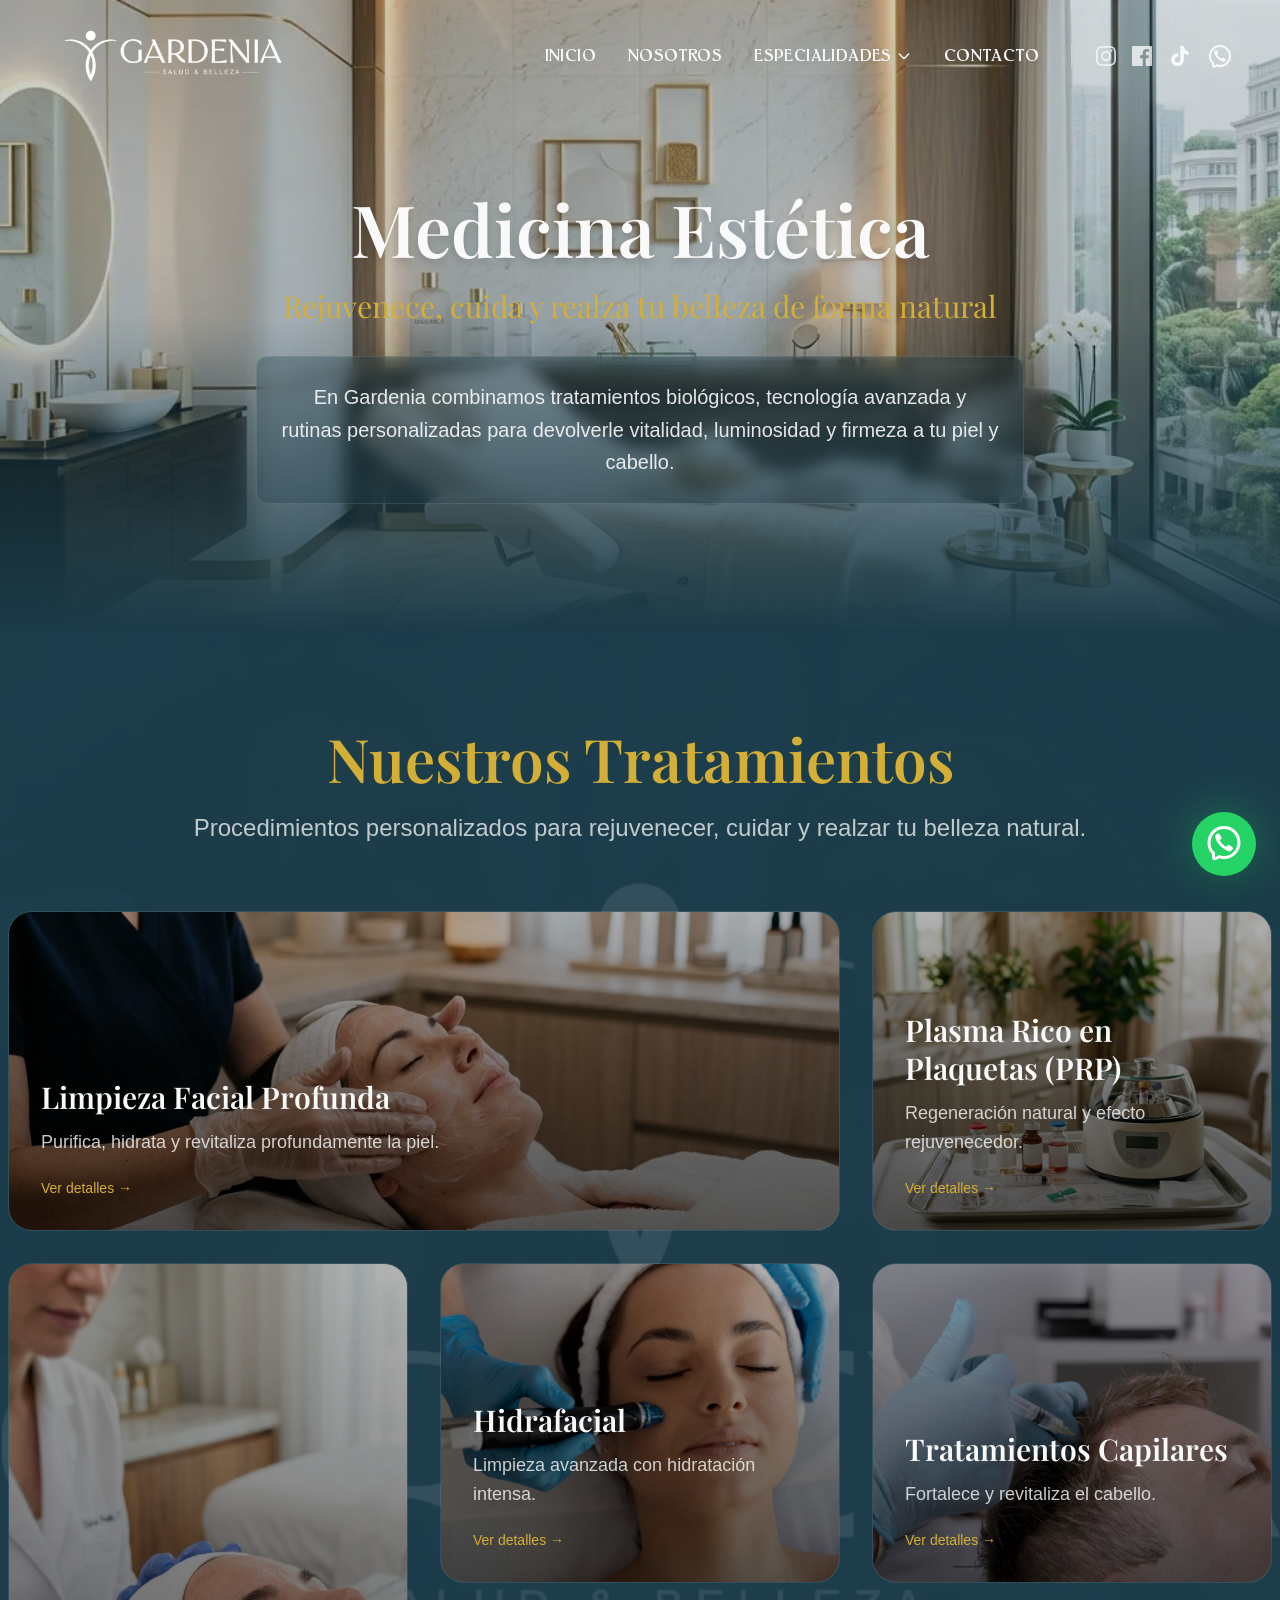
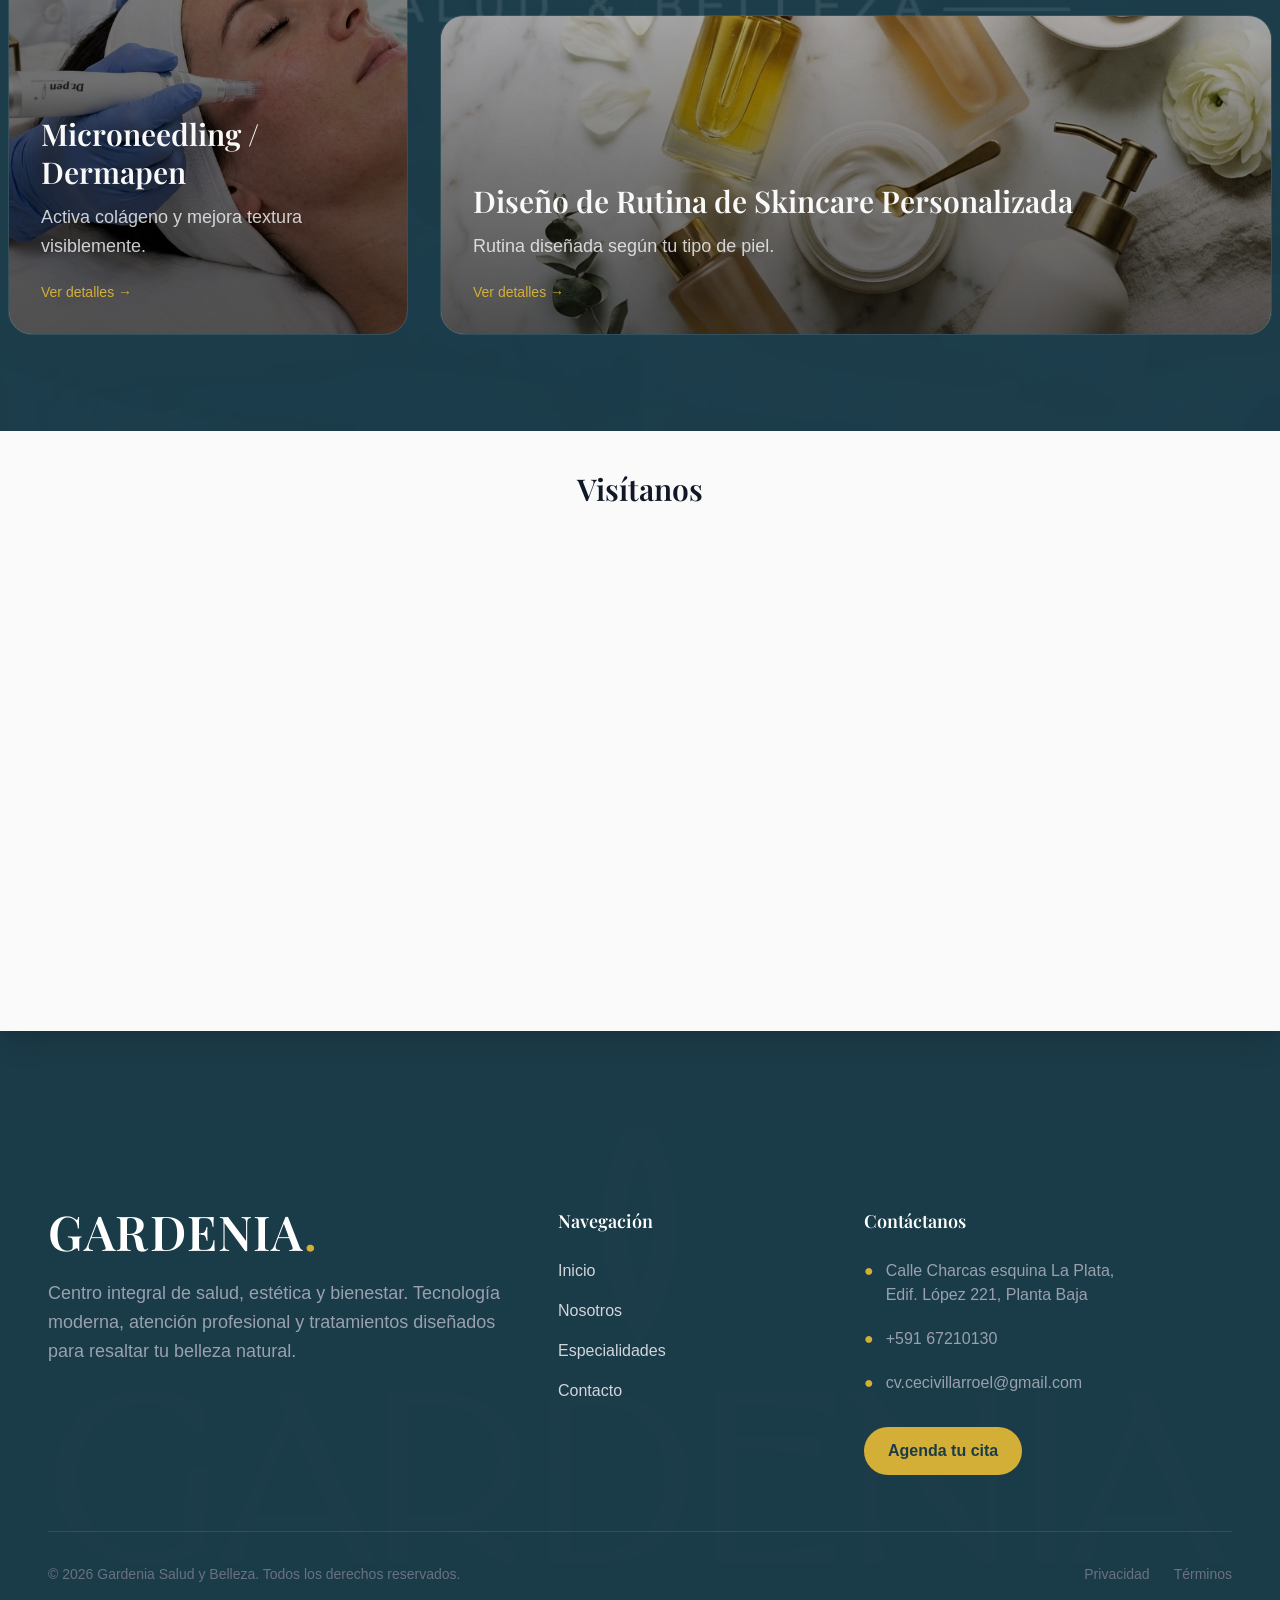
<file: medicina-estetica/index.html>
<!DOCTYPE html><html lang="es" data-astro-cid-37fxchfa> <head><meta charset="UTF-8"><meta name="viewport" content="width=device-width, initial-scale=1.0"><meta name="generator" content="Astro v6.1.8"><title>Medicina Estética | Gardenia Salud y Belleza</title><meta name="description" content="Informacion de medicina estetica para la clinica Gardenia Salud y Belleza"><link rel="canonical" href="https://gardeniaclinica.com/medicina-estetica/"><!-- Robots --><meta name="robots" content="index, follow, max-image-preview:large"><meta http-equiv="content-language" content="es-bo"><!-- Open Graph --><meta property="og:type" content="website"><meta property="og:locale" content="es_BO"><meta property="og:site_name" content="Gardenia Salud y Belleza"><meta property="og:title" content="Medicina Estética"><meta property="og:description" content="Informacion de medicina estetica para la clinica Gardenia Salud y Belleza"><meta property="og:url" content="https://gardeniaclinica.com/medicina-estetica/"><meta name="twitter:card" content="summary_large_image"><meta name="twitter:title" content="Medicina Estética"><meta name="twitter:description" content="Informacion de medicina estetica para la clinica Gardenia Salud y Belleza"><link rel="icon" type="image/png" href="/favicon.ico"><meta name="generator" content="Astro v6.1.8"><link rel="preload" href="/fonts/inter400.woff2" as="font" type="font/woff2" crossorigin><link rel="preload" href="/fonts/inter600.woff2" as="font" type="font/woff2" crossorigin><link rel="preload" href="/fonts/playfair-display400.woff2" as="font" type="font/woff2" crossorigin><link rel="preload" href="/fonts/playfair-display600.woff2" as="font" type="font/woff2" crossorigin><link rel="preload" href="/fonts/Antiqua.woff2" as="font" type="font/woff2" crossorigin><!-- Schema Local Business --><script type="application/ld+json">{"@context":"https://schema.org","@type":"MedicalBusiness","name":"Gardenia Salud y Belleza","description":"Clínica Gardenia Salud y Belleza integral en Oruro, Bolivia","url":"https://GardeniaClinica.com","telephone":"+59167210130","address":{"@type":"PostalAddress","addressLocality":"Oruro","addressCountry":"BO"},"areaServed":"Oruro","priceRange":"$$"}</script><style>@layer properties{@supports (((-webkit-hyphens:none)) and (not (margin-trim:inline))) or ((-moz-orient:inline) and (not (color:rgb(from red r g b)))){*,:before,:after,::backdrop{--tw-translate-x:0;--tw-translate-y:0;--tw-translate-z:0;--tw-scale-x:1;--tw-scale-y:1;--tw-scale-z:1;--tw-rotate-x:initial;--tw-rotate-y:initial;--tw-rotate-z:initial;--tw-skew-x:initial;--tw-skew-y:initial;--tw-space-y-reverse:0;--tw-space-x-reverse:0;--tw-border-style:solid;--tw-gradient-position:initial;--tw-gradient-from:#0000;--tw-gradient-via:#0000;--tw-gradient-to:#0000;--tw-gradient-stops:initial;--tw-gradient-via-stops:initial;--tw-gradient-from-position:0%;--tw-gradient-via-position:50%;--tw-gradient-to-position:100%;--tw-mask-linear:linear-gradient(#fff, #fff);--tw-mask-radial:linear-gradient(#fff, #fff);--tw-mask-conic:linear-gradient(#fff, #fff);--tw-mask-left:linear-gradient(#fff, #fff);--tw-mask-right:linear-gradient(#fff, #fff);--tw-mask-bottom:linear-gradient(#fff, #fff);--tw-mask-top:linear-gradient(#fff, #fff);--tw-mask-top-from-position:0%;--tw-mask-top-to-position:100%;--tw-mask-top-from-color:black;--tw-mask-top-to-color:transparent;--tw-mask-right-from-position:0%;--tw-mask-right-to-position:100%;--tw-mask-right-from-color:black;--tw-mask-right-to-color:transparent;--tw-mask-bottom-from-position:0%;--tw-mask-bottom-to-position:100%;--tw-mask-bottom-from-color:black;--tw-mask-bottom-to-color:transparent;--tw-mask-radial-from-position:0%;--tw-mask-radial-to-position:100%;--tw-mask-radial-from-color:black;--tw-mask-radial-to-color:transparent;--tw-mask-radial-shape:ellipse;--tw-mask-radial-size:farthest-corner;--tw-mask-radial-position:center;--tw-leading:initial;--tw-font-weight:initial;--tw-tracking:initial;--tw-shadow:0 0 #0000;--tw-shadow-color:initial;--tw-shadow-alpha:100%;--tw-inset-shadow:0 0 #0000;--tw-inset-shadow-color:initial;--tw-inset-shadow-alpha:100%;--tw-ring-color:initial;--tw-ring-shadow:0 0 #0000;--tw-inset-ring-color:initial;--tw-inset-ring-shadow:0 0 #0000;--tw-ring-inset:initial;--tw-ring-offset-width:0px;--tw-ring-offset-color:#fff;--tw-ring-offset-shadow:0 0 #0000;--tw-blur:initial;--tw-brightness:initial;--tw-contrast:initial;--tw-grayscale:initial;--tw-hue-rotate:initial;--tw-invert:initial;--tw-opacity:initial;--tw-saturate:initial;--tw-sepia:initial;--tw-drop-shadow:initial;--tw-drop-shadow-color:initial;--tw-drop-shadow-alpha:100%;--tw-drop-shadow-size:initial;--tw-backdrop-blur:initial;--tw-backdrop-brightness:initial;--tw-backdrop-contrast:initial;--tw-backdrop-grayscale:initial;--tw-backdrop-hue-rotate:initial;--tw-backdrop-invert:initial;--tw-backdrop-opacity:initial;--tw-backdrop-saturate:initial;--tw-backdrop-sepia:initial;--tw-duration:initial;--tw-ease:initial;--tw-text-shadow-color:initial;--tw-text-shadow-alpha:100%}}}@layer theme{:root,:host{--font-sans:"Inter", sans-serif;--font-serif:"Playfair Display", serif;--font-mono:ui-monospace, SFMono-Regular, Menlo, Monaco, Consolas, "Liberation Mono", "Courier New", monospace;--color-amber-600:oklch(66.6% .179 58.318);--color-green-500:oklch(72.3% .219 149.579);--color-green-600:oklch(62.7% .194 149.214);--color-emerald-500:oklch(69.6% .17 162.48);--color-emerald-950:oklch(26.2% .051 172.552);--color-gray-100:oklch(96.7% .003 264.542);--color-gray-300:oklch(87.2% .01 258.338);--color-gray-400:oklch(70.7% .022 261.325);--color-gray-500:oklch(55.1% .027 264.364);--color-gray-600:oklch(44.6% .03 256.802);--color-gray-900:oklch(21% .034 264.665);--color-zinc-50:oklch(98.5% 0 0);--color-stone-100:oklch(97% .001 106.424);--color-black:#000;--color-white:#fff;--spacing:.25rem;--container-lg:32rem;--container-2xl:42rem;--container-3xl:48rem;--container-4xl:56rem;--container-7xl:80rem;--text-xs:.75rem;--text-xs--line-height:calc(1 / .75);--text-sm:.875rem;--text-sm--line-height:calc(1.25 / .875);--text-base:1rem;--text-base--line-height: 1.5 ;--text-lg:1.125rem;--text-lg--line-height:calc(1.75 / 1.125);--text-xl:1.25rem;--text-xl--line-height:calc(1.75 / 1.25);--text-2xl:1.5rem;--text-2xl--line-height:calc(2 / 1.5);--text-3xl:1.875rem;--text-3xl--line-height: 1.2 ;--text-4xl:2.25rem;--text-4xl--line-height:calc(2.5 / 2.25);--text-5xl:3rem;--text-5xl--line-height:1;--text-6xl:3.75rem;--text-6xl--line-height:1;--text-7xl:4.5rem;--text-7xl--line-height:1;--font-weight-medium:500;--font-weight-semibold:600;--font-weight-bold:700;--tracking-wide:.025em;--tracking-wider:.05em;--tracking-widest:.1em;--leading-tight:1.25;--leading-relaxed:1.625;--radius-md:.375rem;--radius-xl:.75rem;--radius-2xl:1rem;--radius-3xl:1.5rem;--drop-shadow-sm:0 1px 2px #00000026;--drop-shadow-lg:0 4px 4px #00000026;--ease-in-out:cubic-bezier(.4, 0, .2, 1);--animate-pulse:pulse 2s cubic-bezier(.4, 0, .6, 1) infinite;--blur-sm:8px;--blur-md:12px;--blur-xl:24px;--blur-3xl:64px;--default-transition-duration:.15s;--default-transition-timing-function:cubic-bezier(.4, 0, .2, 1);--default-font-family:var(--font-sans);--default-mono-font-family:var(--font-mono);--color-gold:#d4af37;--color-gold-sand:#e5c482;--color-dark-green:#1b3b48;--color-ivory:#f9f9f9;--font-Segoe-Script:"Segoe Script", cursive;--font-custom:"Rekord Antiqua SemiBold", serif}}@layer base{*,:after,:before,::backdrop{box-sizing:border-box;border:0 solid;margin:0;padding:0}::file-selector-button{box-sizing:border-box;border:0 solid;margin:0;padding:0}html,:host{-webkit-text-size-adjust:100%;tab-size:4;line-height:1.5;font-family:var(--default-font-family,ui-sans-serif, system-ui, sans-serif, "Apple Color Emoji", "Segoe UI Emoji", "Segoe UI Symbol", "Noto Color Emoji");font-feature-settings:var(--default-font-feature-settings,normal);font-variation-settings:var(--default-font-variation-settings,normal);-webkit-tap-highlight-color:transparent}hr{height:0;color:inherit;border-top-width:1px}abbr:where([title]){-webkit-text-decoration:underline dotted;text-decoration:underline dotted}h1,h2,h3,h4,h5,h6{font-size:inherit;font-weight:inherit}a{color:inherit;-webkit-text-decoration:inherit;text-decoration:inherit}b,strong{font-weight:bolder}code,kbd,samp,pre{font-family:var(--default-mono-font-family,ui-monospace, SFMono-Regular, Menlo, Monaco, Consolas, "Liberation Mono", "Courier New", monospace);font-feature-settings:var(--default-mono-font-feature-settings,normal);font-variation-settings:var(--default-mono-font-variation-settings,normal);font-size:1em}small{font-size:80%}sub,sup{vertical-align:baseline;font-size:75%;line-height:0;position:relative}sub{bottom:-.25em}sup{top:-.5em}table{text-indent:0;border-color:inherit;border-collapse:collapse}:-moz-focusring{outline:auto}progress{vertical-align:baseline}summary{display:list-item}ol,ul,menu{list-style:none}img,svg,video,canvas,audio,iframe,embed,object{vertical-align:middle;display:block}img,video{max-width:100%;height:auto}button,input,select,optgroup,textarea{font:inherit;font-feature-settings:inherit;font-variation-settings:inherit;letter-spacing:inherit;color:inherit;opacity:1;background-color:#0000;border-radius:0}::file-selector-button{font:inherit;font-feature-settings:inherit;font-variation-settings:inherit;letter-spacing:inherit;color:inherit;opacity:1;background-color:#0000;border-radius:0}:where(select:is([multiple],[size])) optgroup{font-weight:bolder}:where(select:is([multiple],[size])) optgroup option{padding-inline-start:20px}::file-selector-button{margin-inline-end:4px}::placeholder{opacity:1}@supports (not ((-webkit-appearance:-apple-pay-button))) or (contain-intrinsic-size:1px){::placeholder{color:currentColor}@supports (color:color-mix(in lab,red,red)){::placeholder{color:color-mix(in oklab,currentcolor 50%,transparent)}}}textarea{resize:vertical}::-webkit-search-decoration{-webkit-appearance:none}::-webkit-date-and-time-value{min-height:1lh;text-align:inherit}::-webkit-datetime-edit{display:inline-flex}::-webkit-datetime-edit-fields-wrapper{padding:0}::-webkit-datetime-edit{padding-block:0}::-webkit-datetime-edit-year-field{padding-block:0}::-webkit-datetime-edit-month-field{padding-block:0}::-webkit-datetime-edit-day-field{padding-block:0}::-webkit-datetime-edit-hour-field{padding-block:0}::-webkit-datetime-edit-minute-field{padding-block:0}::-webkit-datetime-edit-second-field{padding-block:0}::-webkit-datetime-edit-millisecond-field{padding-block:0}::-webkit-datetime-edit-meridiem-field{padding-block:0}::-webkit-calendar-picker-indicator{line-height:1}:-moz-ui-invalid{box-shadow:none}button,input:where([type=button],[type=reset],[type=submit]){appearance:button}::file-selector-button{appearance:button}::-webkit-inner-spin-button{height:auto}::-webkit-outer-spin-button{height:auto}[hidden]:where(:not([hidden=until-found])){display:none!important}}@layer components;@layer utilities{.invisible{visibility:hidden}.visible{visibility:visible}.sr-only{clip-path:inset(50%);white-space:nowrap;border-width:0;width:1px;height:1px;margin:-1px;padding:0;position:absolute;overflow:hidden}.absolute{position:absolute}.fixed{position:fixed}.relative{position:relative}.static{position:static}.inset-0{inset:calc(var(--spacing) * 0)}.start{inset-inline-start:var(--spacing)}.top-0{top:calc(var(--spacing) * 0)}.top-1\/2{top:50%}.top-6{top:calc(var(--spacing) * 6)}.right-0{right:calc(var(--spacing) * 0)}.right-6{right:calc(var(--spacing) * 6)}.right-8{right:calc(var(--spacing) * 8)}.right-20{right:calc(var(--spacing) * 20)}.bottom-0{bottom:calc(var(--spacing) * 0)}.bottom-6{bottom:calc(var(--spacing) * 6)}.bottom-12{bottom:calc(var(--spacing) * 12)}.left-0{left:calc(var(--spacing) * 0)}.z-0{z-index:0}.z-10{z-index:10}.z-20{z-index:20}.z-30{z-index:30}.z-40{z-index:40}.z-50{z-index:50}.container{width:100%}@media(min-width:40rem){.container{max-width:40rem}}@media(min-width:48rem){.container{max-width:48rem}}@media(min-width:64rem){.container{max-width:64rem}}@media(min-width:80rem){.container{max-width:80rem}}@media(min-width:96rem){.container{max-width:96rem}}.mx-auto{margin-inline:auto}.mt-0\.5{margin-top:calc(var(--spacing) * .5)}.mt-2{margin-top:calc(var(--spacing) * 2)}.mt-3{margin-top:calc(var(--spacing) * 3)}.mt-4{margin-top:calc(var(--spacing) * 4)}.mt-5{margin-top:calc(var(--spacing) * 5)}.mt-8{margin-top:calc(var(--spacing) * 8)}.mt-10{margin-top:calc(var(--spacing) * 10)}.mt-14{margin-top:calc(var(--spacing) * 14)}.mt-24{margin-top:calc(var(--spacing) * 24)}.mt-auto{margin-top:auto}.mr-4{margin-right:calc(var(--spacing) * 4)}.mb-0{margin-bottom:calc(var(--spacing) * 0)}.mb-1{margin-bottom:calc(var(--spacing) * 1)}.mb-2{margin-bottom:calc(var(--spacing) * 2)}.mb-3{margin-bottom:calc(var(--spacing) * 3)}.mb-4{margin-bottom:calc(var(--spacing) * 4)}.mb-5{margin-bottom:calc(var(--spacing) * 5)}.mb-6{margin-bottom:calc(var(--spacing) * 6)}.mb-8{margin-bottom:calc(var(--spacing) * 8)}.mb-12{margin-bottom:calc(var(--spacing) * 12)}.mb-16{margin-bottom:calc(var(--spacing) * 16)}.ml-2{margin-left:calc(var(--spacing) * 2)}.ml-auto{margin-left:auto}.line-clamp-3{-webkit-line-clamp:3;-webkit-box-orient:vertical;display:-webkit-box;overflow:hidden}.block{display:block}.flex{display:flex}.grid{display:grid}.hidden{display:none}.inline-block{display:inline-block}.inline-flex{display:inline-flex}.aspect-\[4\/3\]{aspect-ratio:4/3}.aspect-\[4\/5\]{aspect-ratio:4/5}.aspect-square{aspect-ratio:1}.h-1{height:calc(var(--spacing) * 1)}.h-3{height:calc(var(--spacing) * 3)}.h-4{height:calc(var(--spacing) * 4)}.h-5{height:calc(var(--spacing) * 5)}.h-6{height:calc(var(--spacing) * 6)}.h-8{height:calc(var(--spacing) * 8)}.h-12{height:calc(var(--spacing) * 12)}.h-14{height:calc(var(--spacing) * 14)}.h-16{height:calc(var(--spacing) * 16)}.h-56{height:calc(var(--spacing) * 56)}.h-96{height:calc(var(--spacing) * 96)}.h-\[520px\]{height:520px}.h-full{height:100%}.h-screen{height:100vh}.max-h-\[92vh\]{max-height:92vh}.min-h-0{min-height:calc(var(--spacing) * 0)}.min-h-\[85vh\]{min-height:85vh}.min-h-screen{min-height:100vh}.w-1\/2{width:50%}.w-3{width:calc(var(--spacing) * 3)}.w-4{width:calc(var(--spacing) * 4)}.w-5{width:calc(var(--spacing) * 5)}.w-6{width:calc(var(--spacing) * 6)}.w-8{width:calc(var(--spacing) * 8)}.w-12{width:calc(var(--spacing) * 12)}.w-14{width:calc(var(--spacing) * 14)}.w-16{width:calc(var(--spacing) * 16)}.w-24{width:calc(var(--spacing) * 24)}.w-28{width:calc(var(--spacing) * 28)}.w-64{width:calc(var(--spacing) * 64)}.w-96{width:calc(var(--spacing) * 96)}.w-full{width:100%}.w-max{width:max-content}.max-w-2xl{max-width:var(--container-2xl)}.max-w-3xl{max-width:var(--container-3xl)}.max-w-4xl{max-width:var(--container-4xl)}.max-w-7xl{max-width:var(--container-7xl)}.max-w-lg{max-width:var(--container-lg)}.flex-1{flex:1}.flex-grow{flex-grow:1}.translate-x-full{--tw-translate-x:100%;translate:var(--tw-translate-x) var(--tw-translate-y)}.-translate-y-1\/2{--tw-translate-y: -50% ;translate:var(--tw-translate-x) var(--tw-translate-y)}.scale-100{--tw-scale-x:100%;--tw-scale-y:100%;--tw-scale-z:100%;scale:var(--tw-scale-x) var(--tw-scale-y)}.transform{transform:var(--tw-rotate-x,) var(--tw-rotate-y,) var(--tw-rotate-z,) var(--tw-skew-x,) var(--tw-skew-y,)}.animate-pulse{animation:var(--animate-pulse)}.cursor-pointer{cursor:pointer}.auto-rows-\[320px\]{grid-auto-rows:320px}.grid-cols-1{grid-template-columns:repeat(1,minmax(0,1fr))}.grid-cols-2{grid-template-columns:repeat(2,minmax(0,1fr))}.grid-cols-4{grid-template-columns:repeat(4,minmax(0,1fr))}.flex-col{flex-direction:column}.items-center{align-items:center}.items-end{align-items:flex-end}.items-start{align-items:flex-start}.justify-between{justify-content:space-between}.justify-center{justify-content:center}.justify-end{justify-content:flex-end}.gap-1{gap:calc(var(--spacing) * 1)}.gap-2{gap:calc(var(--spacing) * 2)}.gap-3{gap:calc(var(--spacing) * 3)}.gap-4{gap:calc(var(--spacing) * 4)}.gap-6{gap:calc(var(--spacing) * 6)}.gap-8{gap:calc(var(--spacing) * 8)}.gap-10{gap:calc(var(--spacing) * 10)}.gap-12{gap:calc(var(--spacing) * 12)}:where(.space-y-4>:not(:last-child)){--tw-space-y-reverse:0;margin-block-start:calc(calc(var(--spacing) * 4) * var(--tw-space-y-reverse));margin-block-end:calc(calc(var(--spacing) * 4) * calc(1 - var(--tw-space-y-reverse)))}:where(.space-y-5>:not(:last-child)){--tw-space-y-reverse:0;margin-block-start:calc(calc(var(--spacing) * 5) * var(--tw-space-y-reverse));margin-block-end:calc(calc(var(--spacing) * 5) * calc(1 - var(--tw-space-y-reverse)))}:where(.space-y-6>:not(:last-child)){--tw-space-y-reverse:0;margin-block-start:calc(calc(var(--spacing) * 6) * var(--tw-space-y-reverse));margin-block-end:calc(calc(var(--spacing) * 6) * calc(1 - var(--tw-space-y-reverse)))}:where(.space-y-8>:not(:last-child)){--tw-space-y-reverse:0;margin-block-start:calc(calc(var(--spacing) * 8) * var(--tw-space-y-reverse));margin-block-end:calc(calc(var(--spacing) * 8) * calc(1 - var(--tw-space-y-reverse)))}:where(.space-x-4>:not(:last-child)){--tw-space-x-reverse:0;margin-inline-start:calc(calc(var(--spacing) * 4) * var(--tw-space-x-reverse));margin-inline-end:calc(calc(var(--spacing) * 4) * calc(1 - var(--tw-space-x-reverse)))}:where(.space-x-6>:not(:last-child)){--tw-space-x-reverse:0;margin-inline-start:calc(calc(var(--spacing) * 6) * var(--tw-space-x-reverse));margin-inline-end:calc(calc(var(--spacing) * 6) * calc(1 - var(--tw-space-x-reverse)))}:where(.space-x-8>:not(:last-child)){--tw-space-x-reverse:0;margin-inline-start:calc(calc(var(--spacing) * 8) * var(--tw-space-x-reverse));margin-inline-end:calc(calc(var(--spacing) * 8) * calc(1 - var(--tw-space-x-reverse)))}.truncate{text-overflow:ellipsis;white-space:nowrap;overflow:hidden}.overflow-hidden{overflow:hidden}.overflow-y-auto{overflow-y:auto}.rounded-2xl{border-radius:var(--radius-2xl)}.rounded-3xl{border-radius:var(--radius-3xl)}.rounded-full{border-radius:3.40282e38px}.rounded-md{border-radius:var(--radius-md)}.rounded-xl{border-radius:var(--radius-xl)}.border{border-style:var(--tw-border-style);border-width:1px}.border-t{border-top-style:var(--tw-border-style);border-top-width:1px}.border-b{border-bottom-style:var(--tw-border-style);border-bottom-width:1px}.border-l{border-left-style:var(--tw-border-style);border-left-width:1px}.border-gold\/20{border-color:#d4af3733}@supports (color:color-mix(in lab,red,red)){.border-gold\/20{border-color:color-mix(in oklab,var(--color-gold) 20%,transparent)}}.border-gold\/30{border-color:#d4af374d}@supports (color:color-mix(in lab,red,red)){.border-gold\/30{border-color:color-mix(in oklab,var(--color-gold) 30%,transparent)}}.border-gray-100{border-color:var(--color-gray-100)}.border-ivory\/10{border-color:#f9f9f91a}@supports (color:color-mix(in lab,red,red)){.border-ivory\/10{border-color:color-mix(in oklab,var(--color-ivory) 10%,transparent)}}.border-ivory\/20{border-color:#f9f9f933}@supports (color:color-mix(in lab,red,red)){.border-ivory\/20{border-color:color-mix(in oklab,var(--color-ivory) 20%,transparent)}}.border-ivory\/30{border-color:#f9f9f94d}@supports (color:color-mix(in lab,red,red)){.border-ivory\/30{border-color:color-mix(in oklab,var(--color-ivory) 30%,transparent)}}.border-white\/5{border-color:#ffffff0d}@supports (color:color-mix(in lab,red,red)){.border-white\/5{border-color:color-mix(in oklab,var(--color-white) 5%,transparent)}}.border-white\/10{border-color:#ffffff1a}@supports (color:color-mix(in lab,red,red)){.border-white\/10{border-color:color-mix(in oklab,var(--color-white) 10%,transparent)}}.border-white\/40{border-color:#fff6}@supports (color:color-mix(in lab,red,red)){.border-white\/40{border-color:color-mix(in oklab,var(--color-white) 40%,transparent)}}.bg-\[\#25D366\]{background-color:#25d366}.bg-black\/20{background-color:#0003}@supports (color:color-mix(in lab,red,red)){.bg-black\/20{background-color:color-mix(in oklab,var(--color-black) 20%,transparent)}}.bg-black\/80{background-color:#000c}@supports (color:color-mix(in lab,red,red)){.bg-black\/80{background-color:color-mix(in oklab,var(--color-black) 80%,transparent)}}.bg-dark-green{background-color:var(--color-dark-green)}.bg-dark-green\/20{background-color:#1b3b4833}@supports (color:color-mix(in lab,red,red)){.bg-dark-green\/20{background-color:color-mix(in oklab,var(--color-dark-green) 20%,transparent)}}.bg-dark-green\/30{background-color:#1b3b484d}@supports (color:color-mix(in lab,red,red)){.bg-dark-green\/30{background-color:color-mix(in oklab,var(--color-dark-green) 30%,transparent)}}.bg-dark-green\/88{background-color:#1b3b48e0}@supports (color:color-mix(in lab,red,red)){.bg-dark-green\/88{background-color:color-mix(in oklab,var(--color-dark-green) 88%,transparent)}}.bg-dark-green\/95{background-color:#1b3b48f2}@supports (color:color-mix(in lab,red,red)){.bg-dark-green\/95{background-color:color-mix(in oklab,var(--color-dark-green) 95%,transparent)}}.bg-emerald-500\/5{background-color:#00bb7f0d}@supports (color:color-mix(in lab,red,red)){.bg-emerald-500\/5{background-color:color-mix(in oklab,var(--color-emerald-500) 5%,transparent)}}.bg-gold{background-color:var(--color-gold)}.bg-gold-sand{background-color:var(--color-gold-sand)}.bg-gold\/5{background-color:#d4af370d}@supports (color:color-mix(in lab,red,red)){.bg-gold\/5{background-color:color-mix(in oklab,var(--color-gold) 5%,transparent)}}.bg-green-600{background-color:var(--color-green-600)}.bg-ivory\/10{background-color:#f9f9f91a}@supports (color:color-mix(in lab,red,red)){.bg-ivory\/10{background-color:color-mix(in oklab,var(--color-ivory) 10%,transparent)}}.bg-transparent{background-color:#0000}.bg-white{background-color:var(--color-white)}.bg-white\/5{background-color:#ffffff0d}@supports (color:color-mix(in lab,red,red)){.bg-white\/5{background-color:color-mix(in oklab,var(--color-white) 5%,transparent)}}.bg-zinc-50{background-color:var(--color-zinc-50)}.bg-gradient-to-b{--tw-gradient-position:to bottom in oklab;background-image:linear-gradient(var(--tw-gradient-stops))}.bg-gradient-to-br{--tw-gradient-position:to bottom right in oklab;background-image:linear-gradient(var(--tw-gradient-stops))}.bg-gradient-to-r{--tw-gradient-position:to right in oklab;background-image:linear-gradient(var(--tw-gradient-stops))}.bg-gradient-to-t{--tw-gradient-position:to top in oklab;background-image:linear-gradient(var(--tw-gradient-stops))}.bg-\[url\(\'\/images\/CarruselGardenia1\.webp\'\)\]{background-image:url(/images/CarruselGardenia1.webp)}.bg-\[url\(\'\/images\/esteticaCarrusel\.webp\'\)\]{background-image:url(/images/esteticaCarrusel.webp)}.bg-\[url\(\'\/images\/fisioCarrusel\.webp\'\)\]{background-image:url(/images/fisioCarrusel.webp)}.bg-\[url\(\'\/images\/odontologiaCarrusel\.webp\'\)\]{background-image:url(/images/odontologiaCarrusel.webp)}.from-black\/20{--tw-gradient-from:#0003}@supports (color:color-mix(in lab,red,red)){.from-black\/20{--tw-gradient-from:color-mix(in oklab, var(--color-black) 20%, transparent)}}.from-black\/20{--tw-gradient-stops:var(--tw-gradient-via-stops,var(--tw-gradient-position), var(--tw-gradient-from) var(--tw-gradient-from-position), var(--tw-gradient-to) var(--tw-gradient-to-position))}.from-black\/65{--tw-gradient-from:#000000a6}@supports (color:color-mix(in lab,red,red)){.from-black\/65{--tw-gradient-from:color-mix(in oklab, var(--color-black) 65%, transparent)}}.from-black\/65{--tw-gradient-stops:var(--tw-gradient-via-stops,var(--tw-gradient-position), var(--tw-gradient-from) var(--tw-gradient-from-position), var(--tw-gradient-to) var(--tw-gradient-to-position))}.from-black\/85{--tw-gradient-from:#000000d9}@supports (color:color-mix(in lab,red,red)){.from-black\/85{--tw-gradient-from:color-mix(in oklab, var(--color-black) 85%, transparent)}}.from-black\/85{--tw-gradient-stops:var(--tw-gradient-via-stops,var(--tw-gradient-position), var(--tw-gradient-from) var(--tw-gradient-from-position), var(--tw-gradient-to) var(--tw-gradient-to-position))}.from-dark-green{--tw-gradient-from:var(--color-dark-green);--tw-gradient-stops:var(--tw-gradient-via-stops,var(--tw-gradient-position), var(--tw-gradient-from) var(--tw-gradient-from-position), var(--tw-gradient-to) var(--tw-gradient-to-position))}.from-dark-green\/20{--tw-gradient-from:#1b3b4833}@supports (color:color-mix(in lab,red,red)){.from-dark-green\/20{--tw-gradient-from:color-mix(in oklab, var(--color-dark-green) 20%, transparent)}}.from-dark-green\/20{--tw-gradient-stops:var(--tw-gradient-via-stops,var(--tw-gradient-position), var(--tw-gradient-from) var(--tw-gradient-from-position), var(--tw-gradient-to) var(--tw-gradient-to-position))}.from-gold{--tw-gradient-from:var(--color-gold);--tw-gradient-stops:var(--tw-gradient-via-stops,var(--tw-gradient-position), var(--tw-gradient-from) var(--tw-gradient-from-position), var(--tw-gradient-to) var(--tw-gradient-to-position))}.from-zinc-50{--tw-gradient-from:var(--color-zinc-50);--tw-gradient-stops:var(--tw-gradient-via-stops,var(--tw-gradient-position), var(--tw-gradient-from) var(--tw-gradient-from-position), var(--tw-gradient-to) var(--tw-gradient-to-position))}.via-black\/40{--tw-gradient-via:#0006}@supports (color:color-mix(in lab,red,red)){.via-black\/40{--tw-gradient-via:color-mix(in oklab, var(--color-black) 40%, transparent)}}.via-black\/40{--tw-gradient-via-stops:var(--tw-gradient-position), var(--tw-gradient-from) var(--tw-gradient-from-position), var(--tw-gradient-via) var(--tw-gradient-via-position), var(--tw-gradient-to) var(--tw-gradient-to-position);--tw-gradient-stops:var(--tw-gradient-via-stops)}.via-black\/50{--tw-gradient-via:#00000080}@supports (color:color-mix(in lab,red,red)){.via-black\/50{--tw-gradient-via:color-mix(in oklab, var(--color-black) 50%, transparent)}}.via-black\/50{--tw-gradient-via-stops:var(--tw-gradient-position), var(--tw-gradient-from) var(--tw-gradient-from-position), var(--tw-gradient-via) var(--tw-gradient-via-position), var(--tw-gradient-to) var(--tw-gradient-to-position);--tw-gradient-stops:var(--tw-gradient-via-stops)}.via-dark-green\/10{--tw-gradient-via:#1b3b481a}@supports (color:color-mix(in lab,red,red)){.via-dark-green\/10{--tw-gradient-via:color-mix(in oklab, var(--color-dark-green) 10%, transparent)}}.via-dark-green\/10{--tw-gradient-via-stops:var(--tw-gradient-position), var(--tw-gradient-from) var(--tw-gradient-from-position), var(--tw-gradient-via) var(--tw-gradient-via-position), var(--tw-gradient-to) var(--tw-gradient-to-position);--tw-gradient-stops:var(--tw-gradient-via-stops)}.via-dark-green\/20{--tw-gradient-via:#1b3b4833}@supports (color:color-mix(in lab,red,red)){.via-dark-green\/20{--tw-gradient-via:color-mix(in oklab, var(--color-dark-green) 20%, transparent)}}.via-dark-green\/20{--tw-gradient-via-stops:var(--tw-gradient-position), var(--tw-gradient-from) var(--tw-gradient-from-position), var(--tw-gradient-via) var(--tw-gradient-via-position), var(--tw-gradient-to) var(--tw-gradient-to-position);--tw-gradient-stops:var(--tw-gradient-via-stops)}.via-dark-green\/95{--tw-gradient-via:#1b3b48f2}@supports (color:color-mix(in lab,red,red)){.via-dark-green\/95{--tw-gradient-via:color-mix(in oklab, var(--color-dark-green) 95%, transparent)}}.via-dark-green\/95{--tw-gradient-via-stops:var(--tw-gradient-position), var(--tw-gradient-from) var(--tw-gradient-from-position), var(--tw-gradient-via) var(--tw-gradient-via-position), var(--tw-gradient-to) var(--tw-gradient-to-position);--tw-gradient-stops:var(--tw-gradient-via-stops)}.to-amber-600{--tw-gradient-to:var(--color-amber-600);--tw-gradient-stops:var(--tw-gradient-via-stops,var(--tw-gradient-position), var(--tw-gradient-from) var(--tw-gradient-from-position), var(--tw-gradient-to) var(--tw-gradient-to-position))}.to-black\/10{--tw-gradient-to:#0000001a}@supports (color:color-mix(in lab,red,red)){.to-black\/10{--tw-gradient-to:color-mix(in oklab, var(--color-black) 10%, transparent)}}.to-black\/10{--tw-gradient-stops:var(--tw-gradient-via-stops,var(--tw-gradient-position), var(--tw-gradient-from) var(--tw-gradient-from-position), var(--tw-gradient-to) var(--tw-gradient-to-position))}.to-black\/30{--tw-gradient-to:#0000004d}@supports (color:color-mix(in lab,red,red)){.to-black\/30{--tw-gradient-to:color-mix(in oklab, var(--color-black) 30%, transparent)}}.to-black\/30{--tw-gradient-stops:var(--tw-gradient-via-stops,var(--tw-gradient-position), var(--tw-gradient-from) var(--tw-gradient-from-position), var(--tw-gradient-to) var(--tw-gradient-to-position))}.to-dark-green{--tw-gradient-to:var(--color-dark-green);--tw-gradient-stops:var(--tw-gradient-via-stops,var(--tw-gradient-position), var(--tw-gradient-from) var(--tw-gradient-from-position), var(--tw-gradient-to) var(--tw-gradient-to-position))}.to-dark-green\/30{--tw-gradient-to:#1b3b484d}@supports (color:color-mix(in lab,red,red)){.to-dark-green\/30{--tw-gradient-to:color-mix(in oklab, var(--color-dark-green) 30%, transparent)}}.to-dark-green\/30{--tw-gradient-stops:var(--tw-gradient-via-stops,var(--tw-gradient-position), var(--tw-gradient-from) var(--tw-gradient-from-position), var(--tw-gradient-to) var(--tw-gradient-to-position))}.to-dark-green\/40{--tw-gradient-to:#1b3b4866}@supports (color:color-mix(in lab,red,red)){.to-dark-green\/40{--tw-gradient-to:color-mix(in oklab, var(--color-dark-green) 40%, transparent)}}.to-dark-green\/40{--tw-gradient-stops:var(--tw-gradient-via-stops,var(--tw-gradient-position), var(--tw-gradient-from) var(--tw-gradient-from-position), var(--tw-gradient-to) var(--tw-gradient-to-position))}.to-stone-100{--tw-gradient-to:var(--color-stone-100);--tw-gradient-stops:var(--tw-gradient-via-stops,var(--tw-gradient-position), var(--tw-gradient-from) var(--tw-gradient-from-position), var(--tw-gradient-to) var(--tw-gradient-to-position))}.to-transparent{--tw-gradient-to:transparent;--tw-gradient-stops:var(--tw-gradient-via-stops,var(--tw-gradient-position), var(--tw-gradient-from) var(--tw-gradient-from-position), var(--tw-gradient-to) var(--tw-gradient-to-position))}.mask-t-from-80\%{-webkit-mask-image:var(--tw-mask-linear),var(--tw-mask-radial),var(--tw-mask-conic);mask-image:var(--tw-mask-linear),var(--tw-mask-radial),var(--tw-mask-conic);--tw-mask-linear:var(--tw-mask-left), var(--tw-mask-right), var(--tw-mask-bottom), var(--tw-mask-top);--tw-mask-top:linear-gradient(to top, var(--tw-mask-top-from-color) var(--tw-mask-top-from-position), var(--tw-mask-top-to-color) var(--tw-mask-top-to-position));--tw-mask-top-from-position:80%;-webkit-mask-composite:source-in;mask-composite:intersect}.mask-r-from-55\%{-webkit-mask-image:var(--tw-mask-linear),var(--tw-mask-radial),var(--tw-mask-conic);mask-image:var(--tw-mask-linear),var(--tw-mask-radial),var(--tw-mask-conic);--tw-mask-linear:var(--tw-mask-left), var(--tw-mask-right), var(--tw-mask-bottom), var(--tw-mask-top);--tw-mask-right:linear-gradient(to right, var(--tw-mask-right-from-color) var(--tw-mask-right-from-position), var(--tw-mask-right-to-color) var(--tw-mask-right-to-position));--tw-mask-right-from-position:55%;-webkit-mask-composite:source-in;mask-composite:intersect}.mask-b-from-60\%{-webkit-mask-image:var(--tw-mask-linear),var(--tw-mask-radial),var(--tw-mask-conic);mask-image:var(--tw-mask-linear),var(--tw-mask-radial),var(--tw-mask-conic);--tw-mask-linear:var(--tw-mask-left), var(--tw-mask-right), var(--tw-mask-bottom), var(--tw-mask-top);--tw-mask-bottom:linear-gradient(to bottom, var(--tw-mask-bottom-from-color) var(--tw-mask-bottom-from-position), var(--tw-mask-bottom-to-color) var(--tw-mask-bottom-to-position));--tw-mask-bottom-from-position:60%;-webkit-mask-composite:source-in;mask-composite:intersect}.mask-b-from-70\%{-webkit-mask-image:var(--tw-mask-linear),var(--tw-mask-radial),var(--tw-mask-conic);mask-image:var(--tw-mask-linear),var(--tw-mask-radial),var(--tw-mask-conic);--tw-mask-linear:var(--tw-mask-left), var(--tw-mask-right), var(--tw-mask-bottom), var(--tw-mask-top);--tw-mask-bottom:linear-gradient(to bottom, var(--tw-mask-bottom-from-color) var(--tw-mask-bottom-from-position), var(--tw-mask-bottom-to-color) var(--tw-mask-bottom-to-position));--tw-mask-bottom-from-position:70%;-webkit-mask-composite:source-in;mask-composite:intersect}.mask-radial-\[100\%_100\%\]{-webkit-mask-image:var(--tw-mask-linear),var(--tw-mask-radial),var(--tw-mask-conic);mask-image:var(--tw-mask-linear),var(--tw-mask-radial),var(--tw-mask-conic);--tw-mask-radial:radial-gradient(var(--tw-mask-radial-stops,var(--tw-mask-radial-size)));--tw-mask-radial-size:100% 100%;-webkit-mask-composite:source-in;mask-composite:intersect}.mask-radial-from-75\%{-webkit-mask-image:var(--tw-mask-linear),var(--tw-mask-radial),var(--tw-mask-conic);mask-image:var(--tw-mask-linear),var(--tw-mask-radial),var(--tw-mask-conic);--tw-mask-radial-stops:var(--tw-mask-radial-shape) var(--tw-mask-radial-size) at var(--tw-mask-radial-position), var(--tw-mask-radial-from-color) var(--tw-mask-radial-from-position), var(--tw-mask-radial-to-color) var(--tw-mask-radial-to-position);--tw-mask-radial:radial-gradient(var(--tw-mask-radial-stops));--tw-mask-radial-from-position:75%;-webkit-mask-composite:source-in;mask-composite:intersect}.mask-radial-at-right{--tw-mask-radial-position:right}.bg-cover{background-size:cover}.bg-center{background-position:50%}.bg-no-repeat{background-repeat:no-repeat}.fill-white{fill:var(--color-white)}.object-cover{object-fit:cover}.p-4{padding:calc(var(--spacing) * 4)}.p-6{padding:calc(var(--spacing) * 6)}.p-8{padding:calc(var(--spacing) * 8)}.p-10{padding:calc(var(--spacing) * 10)}.px-4{padding-inline:calc(var(--spacing) * 4)}.px-6{padding-inline:calc(var(--spacing) * 6)}.px-8{padding-inline:calc(var(--spacing) * 8)}.px-10{padding-inline:calc(var(--spacing) * 10)}.py-2{padding-block:calc(var(--spacing) * 2)}.py-3{padding-block:calc(var(--spacing) * 3)}.py-4{padding-block:calc(var(--spacing) * 4)}.py-6{padding-block:calc(var(--spacing) * 6)}.py-10{padding-block:calc(var(--spacing) * 10)}.py-16{padding-block:calc(var(--spacing) * 16)}.py-20{padding-block:calc(var(--spacing) * 20)}.py-24{padding-block:calc(var(--spacing) * 24)}.pt-6{padding-top:calc(var(--spacing) * 6)}.pt-8{padding-top:calc(var(--spacing) * 8)}.pt-10{padding-top:calc(var(--spacing) * 10)}.pt-20{padding-top:calc(var(--spacing) * 20)}.pt-32{padding-top:calc(var(--spacing) * 32)}.pr-0{padding-right:calc(var(--spacing) * 0)}.pr-4{padding-right:calc(var(--spacing) * 4)}.pb-2{padding-bottom:calc(var(--spacing) * 2)}.pb-10{padding-bottom:calc(var(--spacing) * 10)}.pb-16{padding-bottom:calc(var(--spacing) * 16)}.pl-6{padding-left:calc(var(--spacing) * 6)}.text-center{text-align:center}.text-right{text-align:right}.font-Segoe-Script{font-family:var(--font-Segoe-Script)}.font-serif{font-family:var(--font-serif)}.text-2xl{font-size:var(--text-2xl);line-height:var(--tw-leading,var(--text-2xl--line-height))}.text-3xl{font-size:var(--text-3xl);line-height:var(--tw-leading,var(--text-3xl--line-height))}.text-4xl{font-size:var(--text-4xl);line-height:var(--tw-leading,var(--text-4xl--line-height))}.text-5xl{font-size:var(--text-5xl);line-height:var(--tw-leading,var(--text-5xl--line-height))}.text-6xl{font-size:var(--text-6xl);line-height:var(--tw-leading,var(--text-6xl--line-height))}.text-base{font-size:var(--text-base);line-height:var(--tw-leading,var(--text-base--line-height))}.text-lg{font-size:var(--text-lg);line-height:var(--tw-leading,var(--text-lg--line-height))}.text-sm{font-size:var(--text-sm);line-height:var(--tw-leading,var(--text-sm--line-height))}.text-xl{font-size:var(--text-xl);line-height:var(--tw-leading,var(--text-xl--line-height))}.text-xs{font-size:var(--text-xs);line-height:var(--tw-leading,var(--text-xs--line-height))}.text-\[10px\]{font-size:10px}.leading-none{--tw-leading:1;line-height:1}.leading-relaxed{--tw-leading:var(--leading-relaxed);line-height:var(--leading-relaxed)}.leading-tight{--tw-leading:var(--leading-tight);line-height:var(--leading-tight)}.font-bold{--tw-font-weight:var(--font-weight-bold);font-weight:var(--font-weight-bold)}.font-medium{--tw-font-weight:var(--font-weight-medium);font-weight:var(--font-weight-medium)}.font-semibold{--tw-font-weight:var(--font-weight-semibold);font-weight:var(--font-weight-semibold)}.tracking-\[0\.2em\]{--tw-tracking:.2em;letter-spacing:.2em}.tracking-\[0\.3em\]{--tw-tracking:.3em;letter-spacing:.3em}.tracking-\[0\.35em\]{--tw-tracking:.35em;letter-spacing:.35em}.tracking-wide{--tw-tracking:var(--tracking-wide);letter-spacing:var(--tracking-wide)}.tracking-wider{--tw-tracking:var(--tracking-wider);letter-spacing:var(--tracking-wider)}.tracking-widest{--tw-tracking:var(--tracking-widest);letter-spacing:var(--tracking-widest)}.whitespace-nowrap{white-space:nowrap}.text-dark-green{color:var(--color-dark-green)}.text-gold{color:var(--color-gold)}.text-gray-300{color:var(--color-gray-300)}.text-gray-400{color:var(--color-gray-400)}.text-gray-500{color:var(--color-gray-500)}.text-gray-600{color:var(--color-gray-600)}.text-gray-900{color:var(--color-gray-900)}.text-ivory{color:var(--color-ivory)}.text-ivory\/70{color:#f9f9f9b3}@supports (color:color-mix(in lab,red,red)){.text-ivory\/70{color:color-mix(in oklab,var(--color-ivory) 70%,transparent)}}.text-ivory\/75{color:#f9f9f9bf}@supports (color:color-mix(in lab,red,red)){.text-ivory\/75{color:color-mix(in oklab,var(--color-ivory) 75%,transparent)}}.text-ivory\/80{color:#f9f9f9cc}@supports (color:color-mix(in lab,red,red)){.text-ivory\/80{color:color-mix(in oklab,var(--color-ivory) 80%,transparent)}}.text-ivory\/90{color:#f9f9f9e6}@supports (color:color-mix(in lab,red,red)){.text-ivory\/90{color:color-mix(in oklab,var(--color-ivory) 90%,transparent)}}.text-ivory\/95{color:#f9f9f9f2}@supports (color:color-mix(in lab,red,red)){.text-ivory\/95{color:color-mix(in oklab,var(--color-ivory) 95%,transparent)}}.text-white{color:var(--color-white)}.text-white\/50{color:#ffffff80}@supports (color:color-mix(in lab,red,red)){.text-white\/50{color:color-mix(in oklab,var(--color-white) 50%,transparent)}}.text-white\/70{color:#ffffffb3}@supports (color:color-mix(in lab,red,red)){.text-white\/70{color:color-mix(in oklab,var(--color-white) 70%,transparent)}}.text-white\/80{color:#fffc}@supports (color:color-mix(in lab,red,red)){.text-white\/80{color:color-mix(in oklab,var(--color-white) 80%,transparent)}}.text-white\/90{color:#ffffffe6}@supports (color:color-mix(in lab,red,red)){.text-white\/90{color:color-mix(in oklab,var(--color-white) 90%,transparent)}}.uppercase{text-transform:uppercase}.italic{font-style:italic}.antialiased{-webkit-font-smoothing:antialiased;-moz-osx-font-smoothing:grayscale}.opacity-0{opacity:0}.opacity-10{opacity:.1}.opacity-20{opacity:.2}.opacity-40{opacity:.4}.opacity-80{opacity:.8}.opacity-90{opacity:.9}.opacity-100{opacity:1}.mix-blend-multiply{mix-blend-mode:multiply}.shadow-2xl{--tw-shadow:0 25px 50px -12px var(--tw-shadow-color,#00000040);box-shadow:var(--tw-inset-shadow),var(--tw-inset-ring-shadow),var(--tw-ring-offset-shadow),var(--tw-ring-shadow),var(--tw-shadow)}.shadow-\[0_8px_30px_rgb\(0\,0\,0\,0\.04\)\]{--tw-shadow:0 8px 30px var(--tw-shadow-color,#0000000a);box-shadow:var(--tw-inset-shadow),var(--tw-inset-ring-shadow),var(--tw-ring-offset-shadow),var(--tw-ring-shadow),var(--tw-shadow)}.shadow-lg{--tw-shadow:0 10px 15px -3px var(--tw-shadow-color,#0000001a), 0 4px 6px -4px var(--tw-shadow-color,#0000001a);box-shadow:var(--tw-inset-shadow),var(--tw-inset-ring-shadow),var(--tw-ring-offset-shadow),var(--tw-ring-shadow),var(--tw-shadow)}.shadow-md{--tw-shadow:0 4px 6px -1px var(--tw-shadow-color,#0000001a), 0 2px 4px -2px var(--tw-shadow-color,#0000001a);box-shadow:var(--tw-inset-shadow),var(--tw-inset-ring-shadow),var(--tw-ring-offset-shadow),var(--tw-ring-shadow),var(--tw-shadow)}.shadow-xl{--tw-shadow:0 20px 25px -5px var(--tw-shadow-color,#0000001a), 0 8px 10px -6px var(--tw-shadow-color,#0000001a);box-shadow:var(--tw-inset-shadow),var(--tw-inset-ring-shadow),var(--tw-ring-offset-shadow),var(--tw-ring-shadow),var(--tw-shadow)}.blur-3xl{--tw-blur:blur(var(--blur-3xl));filter:var(--tw-blur,) var(--tw-brightness,) var(--tw-contrast,) var(--tw-grayscale,) var(--tw-hue-rotate,) var(--tw-invert,) var(--tw-saturate,) var(--tw-sepia,) var(--tw-drop-shadow,)}.blur-xl{--tw-blur:blur(var(--blur-xl));filter:var(--tw-blur,) var(--tw-brightness,) var(--tw-contrast,) var(--tw-grayscale,) var(--tw-hue-rotate,) var(--tw-invert,) var(--tw-saturate,) var(--tw-sepia,) var(--tw-drop-shadow,)}.drop-shadow-lg{--tw-drop-shadow-size:drop-shadow(0 4px 4px var(--tw-drop-shadow-color,#00000026));--tw-drop-shadow:drop-shadow(var(--drop-shadow-lg));filter:var(--tw-blur,) var(--tw-brightness,) var(--tw-contrast,) var(--tw-grayscale,) var(--tw-hue-rotate,) var(--tw-invert,) var(--tw-saturate,) var(--tw-sepia,) var(--tw-drop-shadow,)}.drop-shadow-sm{--tw-drop-shadow-size:drop-shadow(0 1px 2px var(--tw-drop-shadow-color,#00000026));--tw-drop-shadow:drop-shadow(var(--drop-shadow-sm));filter:var(--tw-blur,) var(--tw-brightness,) var(--tw-contrast,) var(--tw-grayscale,) var(--tw-hue-rotate,) var(--tw-invert,) var(--tw-saturate,) var(--tw-sepia,) var(--tw-drop-shadow,)}.backdrop-blur-md{--tw-backdrop-blur:blur(var(--blur-md));-webkit-backdrop-filter:var(--tw-backdrop-blur,) var(--tw-backdrop-brightness,) var(--tw-backdrop-contrast,) var(--tw-backdrop-grayscale,) var(--tw-backdrop-hue-rotate,) var(--tw-backdrop-invert,) var(--tw-backdrop-opacity,) var(--tw-backdrop-saturate,) var(--tw-backdrop-sepia,);backdrop-filter:var(--tw-backdrop-blur,) var(--tw-backdrop-brightness,) var(--tw-backdrop-contrast,) var(--tw-backdrop-grayscale,) var(--tw-backdrop-hue-rotate,) var(--tw-backdrop-invert,) var(--tw-backdrop-opacity,) var(--tw-backdrop-saturate,) var(--tw-backdrop-sepia,)}.backdrop-blur-sm{--tw-backdrop-blur:blur(var(--blur-sm));-webkit-backdrop-filter:var(--tw-backdrop-blur,) var(--tw-backdrop-brightness,) var(--tw-backdrop-contrast,) var(--tw-backdrop-grayscale,) var(--tw-backdrop-hue-rotate,) var(--tw-backdrop-invert,) var(--tw-backdrop-opacity,) var(--tw-backdrop-saturate,) var(--tw-backdrop-sepia,);backdrop-filter:var(--tw-backdrop-blur,) var(--tw-backdrop-brightness,) var(--tw-backdrop-contrast,) var(--tw-backdrop-grayscale,) var(--tw-backdrop-hue-rotate,) var(--tw-backdrop-invert,) var(--tw-backdrop-opacity,) var(--tw-backdrop-saturate,) var(--tw-backdrop-sepia,)}.backdrop-filter{-webkit-backdrop-filter:var(--tw-backdrop-blur,) var(--tw-backdrop-brightness,) var(--tw-backdrop-contrast,) var(--tw-backdrop-grayscale,) var(--tw-backdrop-hue-rotate,) var(--tw-backdrop-invert,) var(--tw-backdrop-opacity,) var(--tw-backdrop-saturate,) var(--tw-backdrop-sepia,);backdrop-filter:var(--tw-backdrop-blur,) var(--tw-backdrop-brightness,) var(--tw-backdrop-contrast,) var(--tw-backdrop-grayscale,) var(--tw-backdrop-hue-rotate,) var(--tw-backdrop-invert,) var(--tw-backdrop-opacity,) var(--tw-backdrop-saturate,) var(--tw-backdrop-sepia,)}.transition{transition-property:color,background-color,border-color,outline-color,text-decoration-color,fill,stroke,--tw-gradient-from,--tw-gradient-via,--tw-gradient-to,opacity,box-shadow,transform,translate,scale,rotate,filter,-webkit-backdrop-filter,backdrop-filter,display,content-visibility,overlay,pointer-events;transition-timing-function:var(--tw-ease,var(--default-transition-timing-function));transition-duration:var(--tw-duration,var(--default-transition-duration))}.transition-all{transition-property:all;transition-timing-function:var(--tw-ease,var(--default-transition-timing-function));transition-duration:var(--tw-duration,var(--default-transition-duration))}.transition-colors{transition-property:color,background-color,border-color,outline-color,text-decoration-color,fill,stroke,--tw-gradient-from,--tw-gradient-via,--tw-gradient-to;transition-timing-function:var(--tw-ease,var(--default-transition-timing-function));transition-duration:var(--tw-duration,var(--default-transition-duration))}.transition-opacity{transition-property:opacity;transition-timing-function:var(--tw-ease,var(--default-transition-timing-function));transition-duration:var(--tw-duration,var(--default-transition-duration))}.transition-shadow{transition-property:box-shadow;transition-timing-function:var(--tw-ease,var(--default-transition-timing-function));transition-duration:var(--tw-duration,var(--default-transition-duration))}.transition-transform{transition-property:transform,translate,scale,rotate;transition-timing-function:var(--tw-ease,var(--default-transition-timing-function));transition-duration:var(--tw-duration,var(--default-transition-duration))}.delay-100{transition-delay:.1s}.delay-200{transition-delay:.2s}.delay-300{transition-delay:.3s}.duration-300{--tw-duration:.3s;transition-duration:.3s}.duration-500{--tw-duration:.5s;transition-duration:.5s}.duration-700{--tw-duration:.7s;transition-duration:.7s}.duration-1000{--tw-duration:1s;transition-duration:1s}.ease-in-out{--tw-ease:var(--ease-in-out);transition-timing-function:var(--ease-in-out)}.text-shadow-lg\/10{--tw-text-shadow-alpha:10%;text-shadow:0px 1px 2px var(--tw-text-shadow-color,oklab(0% 0 0/.1)),0px 3px 2px var(--tw-text-shadow-color,oklab(0% 0 0/.1)),0px 4px 8px var(--tw-text-shadow-color,oklab(0% 0 0/.1))}.text-shadow-lg\/30{--tw-text-shadow-alpha:30%;text-shadow:0px 1px 2px var(--tw-text-shadow-color,oklab(0% 0 0/.3)),0px 3px 2px var(--tw-text-shadow-color,oklab(0% 0 0/.3)),0px 4px 8px var(--tw-text-shadow-color,oklab(0% 0 0/.3))}@media(hover:hover){.group-hover\:visible:is(:where(.group):hover *){visibility:visible}.group-hover\:translate-x-1:is(:where(.group):hover *){--tw-translate-x:calc(var(--spacing) * 1);translate:var(--tw-translate-x) var(--tw-translate-y)}.group-hover\:translate-x-2:is(:where(.group):hover *){--tw-translate-x:calc(var(--spacing) * 2);translate:var(--tw-translate-x) var(--tw-translate-y)}.group-hover\:scale-110:is(:where(.group):hover *){--tw-scale-x:110%;--tw-scale-y:110%;--tw-scale-z:110%;scale:var(--tw-scale-x) var(--tw-scale-y)}.group-hover\:gap-3:is(:where(.group):hover *){gap:calc(var(--spacing) * 3)}.group-hover\:via-black\/50:is(:where(.group):hover *){--tw-gradient-via:#00000080}@supports (color:color-mix(in lab,red,red)){.group-hover\:via-black\/50:is(:where(.group):hover *){--tw-gradient-via:color-mix(in oklab, var(--color-black) 50%, transparent)}}.group-hover\:via-black\/50:is(:where(.group):hover *){--tw-gradient-via-stops:var(--tw-gradient-position), var(--tw-gradient-from) var(--tw-gradient-from-position), var(--tw-gradient-via) var(--tw-gradient-via-position), var(--tw-gradient-to) var(--tw-gradient-to-position);--tw-gradient-stops:var(--tw-gradient-via-stops)}.group-hover\:text-gold:is(:where(.group):hover *){color:var(--color-gold)}.group-hover\:opacity-70:is(:where(.group):hover *){opacity:.7}.group-hover\:opacity-100:is(:where(.group):hover *){opacity:1}.hover\:-translate-y-2:hover{--tw-translate-y:calc(var(--spacing) * -2);translate:var(--tw-translate-x) var(--tw-translate-y)}.hover\:scale-105:hover{--tw-scale-x:105%;--tw-scale-y:105%;--tw-scale-z:105%;scale:var(--tw-scale-x) var(--tw-scale-y)}.hover\:scale-110:hover{--tw-scale-x:110%;--tw-scale-y:110%;--tw-scale-z:110%;scale:var(--tw-scale-x) var(--tw-scale-y)}.hover\:gap-3:hover{gap:calc(var(--spacing) * 3)}.hover\:border-gold\/40:hover{border-color:#d4af3766}@supports (color:color-mix(in lab,red,red)){.hover\:border-gold\/40:hover{border-color:color-mix(in oklab,var(--color-gold) 40%,transparent)}}.hover\:border-gold\/50:hover{border-color:#d4af3780}@supports (color:color-mix(in lab,red,red)){.hover\:border-gold\/50:hover{border-color:color-mix(in oklab,var(--color-gold) 50%,transparent)}}.hover\:border-white\/70:hover{border-color:#ffffffb3}@supports (color:color-mix(in lab,red,red)){.hover\:border-white\/70:hover{border-color:color-mix(in oklab,var(--color-white) 70%,transparent)}}.hover\:bg-emerald-950:hover{background-color:var(--color-emerald-950)}.hover\:bg-gold:hover{background-color:var(--color-gold)}.hover\:bg-gold-sand:hover{background-color:var(--color-gold-sand)}.hover\:bg-gold\/10:hover{background-color:#d4af371a}@supports (color:color-mix(in lab,red,red)){.hover\:bg-gold\/10:hover{background-color:color-mix(in oklab,var(--color-gold) 10%,transparent)}}.hover\:bg-green-500:hover{background-color:var(--color-green-500)}.hover\:text-gold:hover{color:var(--color-gold)}.hover\:text-gold-sand:hover{color:var(--color-gold-sand)}.hover\:text-ivory:hover{color:var(--color-ivory)}.hover\:shadow-2xl:hover{--tw-shadow:0 25px 50px -12px var(--tw-shadow-color,#00000040);box-shadow:var(--tw-inset-shadow),var(--tw-inset-ring-shadow),var(--tw-ring-offset-shadow),var(--tw-ring-shadow),var(--tw-shadow)}.hover\:shadow-\[0_8px_30px_rgb\(0\,0\,0\,0\.08\)\]:hover{--tw-shadow:0 8px 30px var(--tw-shadow-color,#00000014);box-shadow:var(--tw-inset-shadow),var(--tw-inset-ring-shadow),var(--tw-ring-offset-shadow),var(--tw-ring-shadow),var(--tw-shadow)}.hover\:shadow-\[0_15px_40px_rgb\(212\,175\,55\,0\.15\)\]:hover{--tw-shadow:0 15px 40px var(--tw-shadow-color,#d4af3726);box-shadow:var(--tw-inset-shadow),var(--tw-inset-ring-shadow),var(--tw-ring-offset-shadow),var(--tw-ring-shadow),var(--tw-shadow)}}.focus\:outline-none:focus{--tw-outline-style:none;outline-style:none}@media(min-width:40rem){.sm\:flex-row{flex-direction:row}.sm\:pt-20{padding-top:calc(var(--spacing) * 20)}.sm\:text-2xl{font-size:var(--text-2xl);line-height:var(--tw-leading,var(--text-2xl--line-height))}.sm\:text-lg{font-size:var(--text-lg);line-height:var(--tw-leading,var(--text-lg--line-height))}}@media(min-width:48rem){.md\:col-span-1{grid-column:span 1/span 1}.md\:col-span-2{grid-column:span 2/span 2}.md\:col-span-3{grid-column:span 3/span 3}.md\:col-span-4{grid-column:span 4/span 4}.md\:col-span-5{grid-column:span 5/span 5}.md\:col-span-7{grid-column:span 7/span 7}.md\:row-span-2{grid-row:span 2/span 2}.md\:mt-0{margin-top:calc(var(--spacing) * 0)}.md\:mt-\[20px\]{margin-top:20px}.md\:mb-0{margin-bottom:calc(var(--spacing) * 0)}.md\:mb-10{margin-bottom:calc(var(--spacing) * 10)}.md\:mb-\[10px\]{margin-bottom:10px}.md\:block{display:block}.md\:flex{display:flex}.md\:grid{display:grid}.md\:hidden{display:none}.md\:aspect-\[8\/12\]{aspect-ratio:8/12}.md\:h-64{height:calc(var(--spacing) * 64)}.md\:h-\[580px\]{height:580px}.md\:min-h-screen{min-height:100vh}.md\:w-1\/2{width:50%}.md\:grid-cols-2{grid-template-columns:repeat(2,minmax(0,1fr))}.md\:grid-cols-3{grid-template-columns:repeat(3,minmax(0,1fr))}.md\:grid-cols-12{grid-template-columns:repeat(12,minmax(0,1fr))}.md\:flex-row{flex-direction:row}.md\:gap-10{gap:calc(var(--spacing) * 10)}.md\:gap-16{gap:calc(var(--spacing) * 16)}.md\:via-black\/20{--tw-gradient-via:#0003}@supports (color:color-mix(in lab,red,red)){.md\:via-black\/20{--tw-gradient-via:color-mix(in oklab, var(--color-black) 20%, transparent)}}.md\:via-black\/20{--tw-gradient-via-stops:var(--tw-gradient-position), var(--tw-gradient-from) var(--tw-gradient-from-position), var(--tw-gradient-via) var(--tw-gradient-via-position), var(--tw-gradient-to) var(--tw-gradient-to-position);--tw-gradient-stops:var(--tw-gradient-via-stops)}.md\:p-0{padding:calc(var(--spacing) * 0)}.md\:p-8{padding:calc(var(--spacing) * 8)}.md\:p-10{padding:calc(var(--spacing) * 10)}.md\:px-0{padding-inline:calc(var(--spacing) * 0)}.md\:px-2{padding-inline:calc(var(--spacing) * 2)}.md\:px-12{padding-inline:calc(var(--spacing) * 12)}.md\:px-30{padding-inline:calc(var(--spacing) * 30)}.md\:py-14{padding-block:calc(var(--spacing) * 14)}.md\:py-32{padding-block:calc(var(--spacing) * 32)}.md\:pt-0{padding-top:calc(var(--spacing) * 0)}.md\:pt-40{padding-top:calc(var(--spacing) * 40)}.md\:pt-48{padding-top:calc(var(--spacing) * 48)}.md\:pr-12{padding-right:calc(var(--spacing) * 12)}.md\:pb-24{padding-bottom:calc(var(--spacing) * 24)}.md\:pb-32{padding-bottom:calc(var(--spacing) * 32)}.md\:text-2xl{font-size:var(--text-2xl);line-height:var(--tw-leading,var(--text-2xl--line-height))}.md\:text-3xl{font-size:var(--text-3xl);line-height:var(--tw-leading,var(--text-3xl--line-height))}.md\:text-4xl{font-size:var(--text-4xl);line-height:var(--tw-leading,var(--text-4xl--line-height))}.md\:text-5xl{font-size:var(--text-5xl);line-height:var(--tw-leading,var(--text-5xl--line-height))}.md\:text-6xl{font-size:var(--text-6xl);line-height:var(--tw-leading,var(--text-6xl--line-height))}.md\:text-7xl{font-size:var(--text-7xl);line-height:var(--tw-leading,var(--text-7xl--line-height))}.md\:text-lg{font-size:var(--text-lg);line-height:var(--tw-leading,var(--text-lg--line-height))}.md\:text-sm{font-size:var(--text-sm);line-height:var(--tw-leading,var(--text-sm--line-height))}.md\:text-xl{font-size:var(--text-xl);line-height:var(--tw-leading,var(--text-xl--line-height))}}@media(min-width:64rem){.lg\:mt-0{margin-top:calc(var(--spacing) * 0)}.lg\:grid-cols-3{grid-template-columns:repeat(3,minmax(0,1fr))}.lg\:text-3xl{font-size:var(--text-3xl);line-height:var(--tw-leading,var(--text-3xl--line-height))}.lg\:text-4xl{font-size:var(--text-4xl);line-height:var(--tw-leading,var(--text-4xl--line-height))}.lg\:text-5xl{font-size:var(--text-5xl);line-height:var(--tw-leading,var(--text-5xl--line-height))}.lg\:text-7xl{font-size:var(--text-7xl);line-height:var(--tw-leading,var(--text-7xl--line-height))}}.font-custom{font-family:var(--font-custom)}.font-custom-bold{font-family:var(--font-custom);font-weight:700}}@font-face{font-family:Rekord Antiqua SemiBold;src:url(/fonts/Antiqua.woff2)format("woff2");font-weight:600;font-style:normal;font-display:swap}@font-face{font-family:Inter;src:url(/fonts/inter400.woff2)format("woff2");font-weight:400;font-display:swap}@font-face{font-family:Inter;src:url(/fonts/inter600.woff2)format("woff2");font-weight:600;font-display:swap}@font-face{font-family:Playfair Display;src:url(/fonts/playfair-display600.woff2)format("woff2");font-weight:600;font-display:swap}@font-face{font-family:Playfair Display;src:url(/fonts/playfair-display400.woff2)format("woff2");font-weight:400;font-display:swap}body{font-family:var(--font-sans);background-color:var(--color-dark-green);color:var(--color-ivory)}h1,h2,h3,h4,h5,h6{font-family:var(--font-serif)}.scroll-reveal{opacity:0;transition:all .9s;transform:translateY(50px)}.scroll-reveal.active{opacity:1;transform:translateY(0)}@property --tw-translate-x{syntax:"*";inherits:false;initial-value:0}@property --tw-translate-y{syntax:"*";inherits:false;initial-value:0}@property --tw-translate-z{syntax:"*";inherits:false;initial-value:0}@property --tw-scale-x{syntax:"*";inherits:false;initial-value:1}@property --tw-scale-y{syntax:"*";inherits:false;initial-value:1}@property --tw-scale-z{syntax:"*";inherits:false;initial-value:1}@property --tw-rotate-x{syntax:"*";inherits:false}@property --tw-rotate-y{syntax:"*";inherits:false}@property --tw-rotate-z{syntax:"*";inherits:false}@property --tw-skew-x{syntax:"*";inherits:false}@property --tw-skew-y{syntax:"*";inherits:false}@property --tw-space-y-reverse{syntax:"*";inherits:false;initial-value:0}@property --tw-space-x-reverse{syntax:"*";inherits:false;initial-value:0}@property --tw-border-style{syntax:"*";inherits:false;initial-value:solid}@property --tw-gradient-position{syntax:"*";inherits:false}@property --tw-gradient-from{syntax:"<color>";inherits:false;initial-value:#0000}@property --tw-gradient-via{syntax:"<color>";inherits:false;initial-value:#0000}@property --tw-gradient-to{syntax:"<color>";inherits:false;initial-value:#0000}@property --tw-gradient-stops{syntax:"*";inherits:false}@property --tw-gradient-via-stops{syntax:"*";inherits:false}@property --tw-gradient-from-position{syntax:"<length-percentage>";inherits:false;initial-value:0%}@property --tw-gradient-via-position{syntax:"<length-percentage>";inherits:false;initial-value:50%}@property --tw-gradient-to-position{syntax:"<length-percentage>";inherits:false;initial-value:100%}@property --tw-mask-linear{syntax:"*";inherits:false;initial-value:linear-gradient(#fff,#fff)}@property --tw-mask-radial{syntax:"*";inherits:false;initial-value:linear-gradient(#fff,#fff)}@property --tw-mask-conic{syntax:"*";inherits:false;initial-value:linear-gradient(#fff,#fff)}@property --tw-mask-left{syntax:"*";inherits:false;initial-value:linear-gradient(#fff,#fff)}@property --tw-mask-right{syntax:"*";inherits:false;initial-value:linear-gradient(#fff,#fff)}@property --tw-mask-bottom{syntax:"*";inherits:false;initial-value:linear-gradient(#fff,#fff)}@property --tw-mask-top{syntax:"*";inherits:false;initial-value:linear-gradient(#fff,#fff)}@property --tw-mask-top-from-position{syntax:"*";inherits:false;initial-value:0%}@property --tw-mask-top-to-position{syntax:"*";inherits:false;initial-value:100%}@property --tw-mask-top-from-color{syntax:"*";inherits:false;initial-value:black}@property --tw-mask-top-to-color{syntax:"*";inherits:false;initial-value:transparent}@property --tw-mask-right-from-position{syntax:"*";inherits:false;initial-value:0%}@property --tw-mask-right-to-position{syntax:"*";inherits:false;initial-value:100%}@property --tw-mask-right-from-color{syntax:"*";inherits:false;initial-value:black}@property --tw-mask-right-to-color{syntax:"*";inherits:false;initial-value:transparent}@property --tw-mask-bottom-from-position{syntax:"*";inherits:false;initial-value:0%}@property --tw-mask-bottom-to-position{syntax:"*";inherits:false;initial-value:100%}@property --tw-mask-bottom-from-color{syntax:"*";inherits:false;initial-value:black}@property --tw-mask-bottom-to-color{syntax:"*";inherits:false;initial-value:transparent}@property --tw-mask-radial-from-position{syntax:"*";inherits:false;initial-value:0%}@property --tw-mask-radial-to-position{syntax:"*";inherits:false;initial-value:100%}@property --tw-mask-radial-from-color{syntax:"*";inherits:false;initial-value:black}@property --tw-mask-radial-to-color{syntax:"*";inherits:false;initial-value:transparent}@property --tw-mask-radial-shape{syntax:"*";inherits:false;initial-value:ellipse}@property --tw-mask-radial-size{syntax:"*";inherits:false;initial-value:farthest-corner}@property --tw-mask-radial-position{syntax:"*";inherits:false;initial-value:center}@property --tw-leading{syntax:"*";inherits:false}@property --tw-font-weight{syntax:"*";inherits:false}@property --tw-tracking{syntax:"*";inherits:false}@property --tw-shadow{syntax:"*";inherits:false;initial-value:0 0 #0000}@property --tw-shadow-color{syntax:"*";inherits:false}@property --tw-shadow-alpha{syntax:"<percentage>";inherits:false;initial-value:100%}@property --tw-inset-shadow{syntax:"*";inherits:false;initial-value:0 0 #0000}@property --tw-inset-shadow-color{syntax:"*";inherits:false}@property --tw-inset-shadow-alpha{syntax:"<percentage>";inherits:false;initial-value:100%}@property --tw-ring-color{syntax:"*";inherits:false}@property --tw-ring-shadow{syntax:"*";inherits:false;initial-value:0 0 #0000}@property --tw-inset-ring-color{syntax:"*";inherits:false}@property --tw-inset-ring-shadow{syntax:"*";inherits:false;initial-value:0 0 #0000}@property --tw-ring-inset{syntax:"*";inherits:false}@property --tw-ring-offset-width{syntax:"<length>";inherits:false;initial-value:0}@property --tw-ring-offset-color{syntax:"*";inherits:false;initial-value:#fff}@property --tw-ring-offset-shadow{syntax:"*";inherits:false;initial-value:0 0 #0000}@property --tw-blur{syntax:"*";inherits:false}@property --tw-brightness{syntax:"*";inherits:false}@property --tw-contrast{syntax:"*";inherits:false}@property --tw-grayscale{syntax:"*";inherits:false}@property --tw-hue-rotate{syntax:"*";inherits:false}@property --tw-invert{syntax:"*";inherits:false}@property --tw-opacity{syntax:"*";inherits:false}@property --tw-saturate{syntax:"*";inherits:false}@property --tw-sepia{syntax:"*";inherits:false}@property --tw-drop-shadow{syntax:"*";inherits:false}@property --tw-drop-shadow-color{syntax:"*";inherits:false}@property --tw-drop-shadow-alpha{syntax:"<percentage>";inherits:false;initial-value:100%}@property --tw-drop-shadow-size{syntax:"*";inherits:false}@property --tw-backdrop-blur{syntax:"*";inherits:false}@property --tw-backdrop-brightness{syntax:"*";inherits:false}@property --tw-backdrop-contrast{syntax:"*";inherits:false}@property --tw-backdrop-grayscale{syntax:"*";inherits:false}@property --tw-backdrop-hue-rotate{syntax:"*";inherits:false}@property --tw-backdrop-invert{syntax:"*";inherits:false}@property --tw-backdrop-opacity{syntax:"*";inherits:false}@property --tw-backdrop-saturate{syntax:"*";inherits:false}@property --tw-backdrop-sepia{syntax:"*";inherits:false}@property --tw-duration{syntax:"*";inherits:false}@property --tw-ease{syntax:"*";inherits:false}@property --tw-text-shadow-color{syntax:"*";inherits:false}@property --tw-text-shadow-alpha{syntax:"<percentage>";inherits:false;initial-value:100%}@keyframes pulse{50%{opacity:.5}}body{margin:0;background:#1b3b48;color:#f9f9f9;font-family:sans-serif}h1[data-astro-cid-37fxchfa]{font-size:2.5rem}
.reveal{opacity:0;transform:translateY(40px);transition:opacity .7s ease,transform .7s ease}.reveal.show{opacity:1;transform:translateY(0)}
</style></head> <body class="bg-dark-green text-ivory antialiased flex flex-col min-h-screen" data-astro-cid-37fxchfa> <header id="main-header" class="fixed w-full top-0 z-50 transition-all duration-300 bg-transparent"> <div class="container mx-auto px-6 md:px-12 flex justify-between items-center font-custom md:mt-[20px] md:mb-[10px] lg:mt-0"> <a href="/" class="font-serif font-bold text-ivory tracking-wider"> <img src="/images/navlogo.webp" alt="Gardenia Salud y Belleza" width="250" height="100"> <span class="sr-only">Inicio - Gardenia Salud y Belleza</span> </a> <!-- Desktop Nav & Socials --> <div class="hidden md:flex items-center space-x-8"> <nav class="flex space-x-8"> <a href="/" class="text-ivory hover:text-gold transition-colors font-medium text-md uppercase tracking-wide">
Inicio
</a> <a href="/nosotros" class="text-ivory hover:text-gold transition-colors font-medium text-md uppercase tracking-wide">
Nosotros
</a> <div class="relative group"> <button class="text-ivory hover:text-gold transition-colors font-medium text-md uppercase tracking-wide flex items-center gap-1 cursor-pointer">
Especialidades
<svg class="w-4 h-4" fill="none" stroke="currentColor" viewBox="0 0 24 24"><path stroke-linecap="round" stroke-linejoin="round" stroke-width="2" d="M19 9l-7 7-7-7"></path></svg> </button> <div class="absolute left-0 mt-2 w-64 bg-dark-green shadow-xl rounded-md overflow-hidden opacity-0 invisible group-hover:opacity-100 group-hover:visible transition-all duration-300 flex flex-col border border-gold/20"> <a href="/medicina-estetica" class="px-4 py-3 text-ivory hover:bg-gold/10 hover:text-gold transition-colors text-sm">MEDICINA ESTÉTICA</a> <a href="/odontologia" class="px-4 py-3 text-ivory hover:bg-gold/10 hover:text-gold transition-colors text-sm border-t border-ivory/10">ODONTOLOGÍA</a> <a href="/fisioterapia-kinesiologia" class="px-4 py-3 text-ivory hover:bg-gold/10 hover:text-gold transition-colors text-sm border-t border-ivory/10">FISIOTERAPIA Y KINESIOLOGÍA</a> </div> </div> <a href="/contacto" class="text-ivory hover:text-gold transition-colors font-medium text-md uppercase tracking-wide">
Contacto
</a> </nav> <div class="flex items-center space-x-4 border-l border-ivory/30 pl-6"> <a href="https://www.instagram.com/gardenia_saludybelleza.bo/" target="_blank" class="text-ivory/80 hover:text-gold transition-colors" aria-label="Instagram"> <svg class="w-5 h-5" fill="currentColor" viewBox="0 0 24 24"><path d="M12 2.163c3.204 0 3.584.012 4.85.07 3.252.148 4.771 1.691 4.919 4.919.058 1.265.069 1.645.069 4.849 0 3.205-.012 3.584-.069 4.849-.149 3.225-1.664 4.771-4.919 4.919-1.266.058-1.644.07-4.85.07-3.204 0-3.584-.012-4.849-.07-3.26-.149-4.771-1.699-4.919-4.92-.058-1.265-.07-1.644-.07-4.849 0-3.204.013-3.583.07-4.849.149-3.227 1.664-4.771 4.919-4.919 1.266-.057 1.645-.069 4.849-.069zM12 0C8.741 0 8.333.014 7.053.072 2.695.272.273 2.69.073 7.052.014 8.333 0 8.741 0 12c0 3.259.014 3.668.072 4.948.2 4.358 2.618 6.78 6.98 6.98C8.333 23.986 8.741 24 12 24c3.259 0 3.668-.014 4.948-.072 4.354-.2 6.782-2.618 6.979-6.98.059-1.28.073-1.689.073-4.948 0-3.259-.014-3.667-.072-4.947-.196-4.354-2.617-6.78-6.979-6.98C15.668.014 15.259 0 12 0zm0 5.838a6.162 6.162 0 100 12.324 6.162 6.162 0 000-12.324zM12 16a4 4 0 110-8 4 4 0 010 8zm6.406-11.845a1.44 1.44 0 100 2.881 1.44 1.44 0 000-2.881z"></path> </svg> </a> <a href="https://www.facebook.com/profile.php?id=61565508519835" target="_blank" class="text-ivory/80 hover:text-gold transition-colors" aria-label="Facebook"> <svg class="w-5 h-5" fill="currentColor" viewBox="0 0 24 24"><path d="M22.675 0H1.325C.593 0 0 .593 0 1.325v21.351C0 23.407.593 24 1.325 24H12.82v-9.294H9.692v-3.622h3.128V8.413c0-3.1 1.893-4.788 4.659-4.788 1.325 0 2.463.099 2.795.143v3.24l-1.918.001c-1.504 0-1.795.715-1.795 1.763v2.313h3.587l-.467 3.622h-3.12V24h6.116c.73 0 1.323-.593 1.323-1.325V1.325C24 .593 23.407 0 22.675 0z"></path> </svg> </a> <!-- TikTok --> <a href="https://www.tiktok.com/@gardenia.saludybelleza" target="_blank" class="text-ivory hover:text-gold transition-colors" aria-label="TikTok"> <svg class="w-6 h-6" fill="currentColor" viewBox="0 0 24 24"><path d="M19.589 6.686a4.793 4.793 0 0 1-3.77-4.245V2h-3.445v13.672a2.896 2.896 0 0 1-2.894 2.889 2.896 2.896 0 0 1-2.894-2.889c0-1.594 1.3-2.889 2.894-2.889.3 0 .588.047.86.134v-3.5a6.311 6.311 0 0 0-.86-.059 6.34 6.34 0 0 0-6.343 6.346 6.34 6.34 0 0 0 6.343 6.344 6.34 6.34 0 0 0 6.343-6.344V9.435a8.291 8.291 0 0 0 4.774 1.49V7.445a4.46 4.46 0 0 1-2.648-.759z"></path></svg> </a> <!-- WhatsApp --> <a href="https://wa.me/59167210130" target="_blank" class="text-ivory hover:text-gold transition-colors" aria-label="WhatsApp"> <svg class="w-6 h-6" fill="currentColor" viewBox="0 0 24 24"> <path d="M6.014 8.00613C6.12827 7.1024 7.30277 5.87414 8.23488 6.01043L8.23339 6.00894C9.14051 6.18132 9.85859 7.74261 10.2635 8.44465C10.5504 8.95402 10.3641 9.4701 10.0965 9.68787C9.7355 9.97883 9.17099 10.3803 9.28943 10.7834C9.5 11.5 12 14 13.2296 14.7107C13.695 14.9797 14.0325 14.2702 14.3207 13.9067C14.5301 13.6271 15.0466 13.46 15.5548 13.736C16.3138 14.178 17.0288 14.6917 17.69 15.27C18.0202 15.546 18.0977 15.9539 17.8689 16.385C17.4659 17.1443 16.3003 18.1456 15.4542 17.9421C13.9764 17.5868 8 15.27 6.08033 8.55801C5.97237 8.24048 5.99955 8.12044 6.014 8.00613Z"></path> <path fill-rule="evenodd" clip-rule="evenodd" d="M12 23C10.7764 23 10.0994 22.8687 9 22.5L6.89443 23.5528C5.56462 24.2177 4 23.2507 4 21.7639V19.5C1.84655 17.492 1 15.1767 1 12C1 5.92487 5.92487 1 12 1C18.0751 1 23 5.92487 23 12C23 18.0751 18.0751 23 12 23ZM6 18.6303L5.36395 18.0372C3.69087 16.4772 3 14.7331 3 12C3 7.02944 7.02944 3 12 3C16.9706 3 21 7.02944 21 12C21 16.9706 16.9706 21 12 21C11.0143 21 10.552 20.911 9.63595 20.6038L8.84847 20.3397L6 21.7639V18.6303Z"></path> </svg> </a> </div> </div> <!-- Mobile Menu Button --> <button id="mobile-menu-btn" class="md:hidden text-ivory focus:outline-none" aria-label="Toggle Menu"> <svg class="w-6 h-6" fill="none" stroke="currentColor" viewBox="0 0 24 24" xmlns="http://www.w3.org/2000/svg"> <path stroke-linecap="round" stroke-linejoin="round" stroke-width="2" d="M4 6h16M4 12h16m-7 6h7"></path> </svg> </button> </div> <!-- Mobile Nav --> <div id="mobile-menu" class="fixed inset-0 bg-dark-green z-40 transform translate-x-full transition-transform duration-300 md:hidden flex flex-col justify-center items-center space-y-8"> <button id="close-menu-btn" class="absolute top-6 right-6 text-ivory focus:outline-none" aria-label="Close Menu"> <svg class="w-8 h-8" fill="none" stroke="currentColor" viewBox="0 0 24 24" xmlns="http://www.w3.org/2000/svg"> <path stroke-linecap="round" stroke-linejoin="round" stroke-width="2" d="M6 18L18 6M6 6l12 12"></path> </svg> </button> <a href="/" class="mobile-link text-3xl font-serif text-ivory hover:text-gold">Inicio</a> <a href="/nosotros" class="mobile-link text-3xl font-serif text-ivory hover:text-gold">Nosotros</a> <div class="flex flex-col items-center space-y-4 w-full"> <span class="text-3xl font-serif text-ivory/70 border-b border-ivory/20 pb-2 mb-2">Tratamientos</span> <a href="/medicina-estetica" class="mobile-link text-xl font-serif text-ivory hover:text-gold">Medicina Estética</a> <a href="/odontologia" class="mobile-link text-xl font-serif text-ivory hover:text-gold">Odontología</a> <a href="/fisioterapia-kinesiologia" class="mobile-link text-xl font-serif text-ivory hover:text-gold">Fisioterapia y Kinesiología</a> </div> <a href="/contacto" class="mobile-link text-3xl font-serif text-ivory hover:text-gold">Contacto</a> <div class="flex space-x-6 pt-8 mt-4 border-t border-ivory/20 w-1/2 justify-center"> <a href="https://www.instagram.com/gardenia_saludybelleza.bo/" class="text-ivory hover:text-gold transition-colors" aria-label="Instagram"> <svg class="w-8 h-8" fill="currentColor" viewBox="0 0 24 24"><path d="M12 2.163c3.204 0 3.584.012 4.85.07 3.252.148 4.771 1.691 4.919 4.919.058 1.265.069 1.645.069 4.849 0 3.205-.012 3.584-.069 4.849-.149 3.225-1.664 4.771-4.919 4.919-1.266.058-1.644.07-4.85.07-3.204 0-3.584-.012-4.849-.07-3.26-.149-4.771-1.699-4.919-4.92-.058-1.265-.07-1.644-.07-4.849 0-3.204.013-3.583.07-4.849.149-3.227 1.664-4.771 4.919-4.919 1.266-.057 1.645-.069 4.849-.069zM12 0C8.741 0 8.333.014 7.053.072 2.695.272.273 2.69.073 7.052.014 8.333 0 8.741 0 12c0 3.259.014 3.668.072 4.948.2 4.358 2.618 6.78 6.98 6.98C8.333 23.986 8.741 24 12 24c3.259 0 3.668-.014 4.948-.072 4.354-.2 6.782-2.618 6.979-6.98.059-1.28.073-1.689.073-4.948 0-3.259-.014-3.667-.072-4.947-.196-4.354-2.617-6.78-6.979-6.98C15.668.014 15.259 0 12 0zm0 5.838a6.162 6.162 0 100 12.324 6.162 6.162 0 000-12.324zM12 16a4 4 0 110-8 4 4 0 010 8zm6.406-11.845a1.44 1.44 0 100 2.881 1.44 1.44 0 000-2.881z"></path></svg> </a> <a href="https://www.facebook.com/profile.php?id=61565508519835" class="text-ivory hover:text-gold transition-colors" aria-label="Facebook"> <svg class="w-8 h-8" fill="currentColor" viewBox="0 0 24 24"><path d="M22.675 0H1.325C.593 0 0 .593 0 1.325v21.351C0 23.407.593 24 1.325 24H12.82v-9.294H9.692v-3.622h3.128V8.413c0-3.1 1.893-4.788 4.659-4.788 1.325 0 2.463.099 2.795.143v3.24l-1.918.001c-1.504 0-1.795.715-1.795 1.763v2.313h3.587l-.467 3.622h-3.12V24h6.116c.73 0 1.323-.593 1.323-1.325V1.325C24 .593 23.407 0 22.675 0z"></path></svg> </a> <!-- TikTok --> <a href="https://www.tiktok.com/@gardenia.saludybelleza" class="text-ivory hover:text-gold transition-colors" aria-label="TikTok"> <svg class="w-8 h-8" fill="currentColor" viewBox="0 0 24 24"><path d="M19.589 6.686a4.793 4.793 0 0 1-3.77-4.245V2h-3.445v13.672a2.896 2.896 0 0 1-2.894 2.889 2.896 2.896 0 0 1-2.894-2.889c0-1.594 1.3-2.889 2.894-2.889.3 0 .588.047.86.134v-3.5a6.311 6.311 0 0 0-.86-.059 6.34 6.34 0 0 0-6.343 6.346 6.34 6.34 0 0 0 6.343 6.344 6.34 6.34 0 0 0 6.343-6.344V9.435a8.291 8.291 0 0 0 4.774 1.49V7.445a4.46 4.46 0 0 1-2.648-.759z"></path></svg> </a> <!-- WhatsApp --> <a href="https://wa.me/59167210130" class="text-ivory hover:text-gold transition-colors" aria-label="WhatsApp"> <svg class="w-8 h-8" fill="currentColor" viewBox="0 0 24 24"><path d="M20.52 3.48A11.66 11.66 0 0 0 12.51 0C6 0 .88 5.12.88 11.62c0 2.04.53 4.04 1.55 5.78L.03 24l6.83-1.79c1.69.92 3.59 1.41 5.53 1.41h.01c6.5 0 11.62-5.12 11.62-11.62a11.58 11.58 0 0 0-3.5-8.52zM12.51 21.2c-1.72 0-3.41-.46-4.86-1.34l-.35-.2-4.05 1.06 1.08-3.95-.23-.36A9.58 9.58 0 0 1 2.9 11.6c0-5.3 4.31-9.61 9.61-9.61 2.57 0 4.98 1 6.79 2.81a9.58 9.58 0 0 1 2.82 6.79c-.01 5.3-4.32 9.61-9.61 9.61zm5.28-7.19c-.29-.15-1.72-.85-1.99-.95-.27-.09-.46-.14-.66.14-.2.29-.76.95-.93 1.14-.17.2-.34.22-.63.07-.29-.15-1.22-.45-2.32-1.43-.86-.77-1.44-1.72-1.61-2.01-.17-.29-.02-.45.13-.59.13-.13.29-.34.44-.51.15-.17.2-.29.3-.48.1-.19.05-.36-.03-.5-.08-.15-.66-1.6-.91-2.19-.24-.57-.48-.48-.66-.49-.17 0-.36-.01-.55-.01s-.5.07-.76.35c-.26.28-1 1.23-1 3 0 1.77 1.29 3.48 1.47 3.72.18.24 2.54 3.88 6.16 5.44.86.37 1.53.59 2.05.75.86.27 1.64.23 2.26.14.69-.1 1.72-.7 1.96-1.38.24-.68.24-1.26.17-1.38-.07-.12-.26-.2-.55-.35z"></path></svg> </a> </div> </div> </header> <script type="module">document.addEventListener("DOMContentLoaded",()=>{const e=document.getElementById("main-header"),s=document.getElementById("mobile-menu-btn"),l=document.getElementById("close-menu-btn"),n=document.getElementById("mobile-menu"),d=document.querySelectorAll(".mobile-link");window.addEventListener("scroll",()=>{window.scrollY>50?(e?.classList.remove("bg-transparent","py-4"),e?.classList.add("bg-dark-green","shadow-md","py-2")):(e?.classList.add("bg-transparent","py-4"),e?.classList.remove("bg-dark-green","shadow-md","py-2"))});const t=()=>{n?.classList.toggle("translate-x-full"),document.body.classList.toggle("overflow-hidden")};s?.addEventListener("click",t),l?.addEventListener("click",t),d.forEach(o=>{o.addEventListener("click",()=>{n?.classList.contains("translate-x-full")||t()})})});</script> <main class="flex-grow" data-astro-cid-37fxchfa>   <section class="relative pt-32 pb-16 md:pt-48 md:pb-32 bg-dark-green overflow-hidden"> <div class="absolute inset-0 z-0"> <img src="/images/header_estetica.webp" alt="Medicina Estética" class="w-full h-full object-cover opacity-80"> <div class="absolute inset-0 bg-gradient-to-t from-dark-green via-dark-green/10 to-transparent"></div> </div> <div class="reveal container mx-auto px-6 text-center max-w-4xl relative z-10"> <h1 class="text-5xl md:text-7xl font-serif font-bold text-ivory mb-6 gsap-fade-up drop-shadow-lg">
Medicina Estética
</h1> <h2 class="text-2xl md:text-3xl text-gold mb-8 font-serif gsap-fade-up">
Rejuvenece, cuida y realza tu belleza de forma natural
</h2> <p class="text-xl text-ivory/90 leading-relaxed gsap-fade-up max-w-3xl mx-auto backdrop-blur-sm bg-dark-green/30 p-6 rounded-xl border border-ivory/10">
En Gardenia combinamos tratamientos biológicos, tecnología avanzada y
        rutinas personalizadas para devolverle vitalidad, luminosidad y firmeza
        a tu piel y cabello.
</p> </div> </section>  <section class="reveal relative py-24 bg-dark-green overflow-hidden"> <div class="absolute inset-0"> <img src="/images/gardeniaFondoEspecialidades.webp" alt="Fondo estética" class="w-full h-full object-cover opacity-90"> <div class="absolute inset-0 bg-dark-green/88"></div> </div> <div class="container mx-auto px-6 md:px-2 relative z-10"> <div class="text-center mb-16 max-w-4xl mx-auto"> <h3 class="text-5xl md:text-6xl font-serif font-bold text-gold mb-5 gsap-fade-up">
Nuestros Tratamientos
</h3> <p class="text-ivory/75 text-xl md:text-2xl leading-relaxed gsap-fade-up">
Procedimientos personalizados para rejuvenecer, cuidar y realzar tu
          belleza natural.
</p> </div> <div class="reveal grid grid-cols-1 md:grid-cols-3 auto-rows-[320px] gap-8"> <div data-servicio="{&#34;id&#34;:1,&#34;titulo&#34;:&#34;Limpieza Facial Profunda&#34;,&#34;descripcionCorta&#34;:&#34;Purifica, hidrata y revitaliza profundamente la piel.&#34;,&#34;imagen&#34;:&#34;/images/paginaestetica/estetica_1.webp&#34;,&#34;descripcionLarga&#34;:&#34;Tratamiento integral que elimina impurezas, células muertas y exceso de sebo acumulado. Incluye exfoliación, extracción y una máscara hidratante personalizada según tu tipo de piel.&#34;,&#34;duracion&#34;:&#34;60 minutos&#34;,&#34;sesiones&#34;:&#34;Recomendado 1 vez al mes&#34;,&#34;beneficios&#34;:[&#34;Elimina puntos negros y comedones&#34;,&#34;Mejora la textura y luminosidad de la piel&#34;,&#34;Reduce el tamaño de los poros&#34;,&#34;Previene la aparición de acné&#34;,&#34;Prepara la piel para absorber mejor los productos&#34;]}" class="servicio-card md:col-span-2 group relative rounded-3xl overflow-hidden border border-white/10 hover:border-gold/40 transition-all duration-500 hover:-translate-y-2 hover:shadow-2xl cursor-pointer gsap-fade-up"> <img src="/images/paginaestetica/estetica_1.webp" alt="Limpieza Facial Profunda" class="absolute inset-0 w-full h-full object-cover scale-100 group-hover:scale-110 transition-transform duration-700" loading="lazy"> <div class="absolute inset-0 bg-gradient-to-t from-black/65 via-black/50 to-black/30"></div> <div class="relative z-10 h-full p-8 flex flex-col justify-end"> <h4 class="text-2xl md:text-3xl font-semibold text-ivory mb-3 leading-tight"> Limpieza Facial Profunda </h4> <p class="text-ivory/80 text-base md:text-lg leading-relaxed"> Purifica, hidrata y revitaliza profundamente la piel. </p> <div class="mt-5 text-gold text-sm font-medium inline-flex items-center gap-2 group-hover:gap-3 transition-all">
Ver detalles →
</div> </div> </div><div data-servicio="{&#34;id&#34;:2,&#34;titulo&#34;:&#34;Plasma Rico en Plaquetas (PRP)&#34;,&#34;descripcionCorta&#34;:&#34;Regeneración natural y efecto rejuvenecedor.&#34;,&#34;imagen&#34;:&#34;/images/paginaestetica/estetica_3.webp&#34;,&#34;descripcionLarga&#34;:&#34;Utilizamos tu propia sangre para concentrar plaquetas y factores de crecimiento que estimulan la producción de colágeno y elastina de forma natural.&#34;,&#34;duracion&#34;:&#34;45-60 minutos&#34;,&#34;sesiones&#34;:&#34;Serie inicial de 3-4 sesiones&#34;,&#34;beneficios&#34;:[&#34;Rejuvenece la piel desde dentro&#34;,&#34;Mejora la firmeza y elasticidad&#34;,&#34;Reduce arrugas finas y cicatrices&#34;,&#34;Estimula la regeneración celular&#34;,&#34;Resultados naturales y progresivos&#34;]}" class="servicio-card md:col-span-1 group relative rounded-3xl overflow-hidden border border-white/10 hover:border-gold/40 transition-all duration-500 hover:-translate-y-2 hover:shadow-2xl cursor-pointer gsap-fade-up"> <img src="/images/paginaestetica/estetica_3.webp" alt="Plasma Rico en Plaquetas (PRP)" class="absolute inset-0 w-full h-full object-cover scale-100 group-hover:scale-110 transition-transform duration-700" loading="lazy"> <div class="absolute inset-0 bg-gradient-to-t from-black/65 via-black/50 to-black/30"></div> <div class="relative z-10 h-full p-8 flex flex-col justify-end"> <h4 class="text-2xl md:text-3xl font-semibold text-ivory mb-3 leading-tight"> Plasma Rico en Plaquetas (PRP) </h4> <p class="text-ivory/80 text-base md:text-lg leading-relaxed"> Regeneración natural y efecto rejuvenecedor. </p> <div class="mt-5 text-gold text-sm font-medium inline-flex items-center gap-2 group-hover:gap-3 transition-all">
Ver detalles →
</div> </div> </div><div data-servicio="{&#34;id&#34;:3,&#34;titulo&#34;:&#34;Microneedling / Dermapen&#34;,&#34;descripcionCorta&#34;:&#34;Activa colágeno y mejora textura visiblemente.&#34;,&#34;imagen&#34;:&#34;/images/paginaestetica/estetica_2.webp&#34;,&#34;descripcionLarga&#34;:&#34;Técnica de microperforaciones controladas que estimula la producción natural de colágeno y elastina. Ideal para mejorar textura, cicatrices y rejuvenecimiento facial.&#34;,&#34;duracion&#34;:&#34;50 minutos&#34;,&#34;sesiones&#34;:&#34;4-6 sesiones espaciadas&#34;,&#34;beneficios&#34;:[&#34;Estimula producción de colágeno&#34;,&#34;Mejora cicatrices de acné&#34;,&#34;Reduce estrías y marcas&#34;,&#34;Mejora la textura de la piel&#34;,&#34;Reduce poros dilatados&#34;]}" class="servicio-card md:col-span-1 md:row-span-2 group relative rounded-3xl overflow-hidden border border-white/10 hover:border-gold/40 transition-all duration-500 hover:-translate-y-2 hover:shadow-2xl cursor-pointer gsap-fade-up"> <img src="/images/paginaestetica/estetica_2.webp" alt="Microneedling / Dermapen" class="absolute inset-0 w-full h-full object-cover scale-100 group-hover:scale-110 transition-transform duration-700" loading="lazy"> <div class="absolute inset-0 bg-gradient-to-t from-black/65 via-black/50 to-black/30"></div> <div class="relative z-10 h-full p-8 flex flex-col justify-end"> <h4 class="text-2xl md:text-3xl font-semibold text-ivory mb-3 leading-tight"> Microneedling / Dermapen </h4> <p class="text-ivory/80 text-base md:text-lg leading-relaxed"> Activa colágeno y mejora textura visiblemente. </p> <div class="mt-5 text-gold text-sm font-medium inline-flex items-center gap-2 group-hover:gap-3 transition-all">
Ver detalles →
</div> </div> </div><div data-servicio="{&#34;id&#34;:4,&#34;titulo&#34;:&#34;Hidrafacial&#34;,&#34;descripcionCorta&#34;:&#34;Limpieza avanzada con hidratación intensa.&#34;,&#34;imagen&#34;:&#34;/images/paginaestetica/esteticaHidroterapia.webp&#34;,&#34;descripcionLarga&#34;:&#34;Tratamiento no invasivo que combina limpieza profunda, exfoliación, extracción y una intensa infusión de sueros hidratantes y antioxidantes.&#34;,&#34;duracion&#34;:&#34;45 minutos&#34;,&#34;sesiones&#34;:&#34;1 vez al mes&#34;,&#34;beneficios&#34;:[&#34;Limpieza profunda sin irritación&#34;,&#34;Alta hidratación inmediata&#34;,&#34;Mejora la luminosidad&#34;,&#34;Sin tiempo de recuperación&#34;,&#34;Adecuado para todo tipo de piel&#34;]}" class="servicio-card md:col-span-1 group relative rounded-3xl overflow-hidden border border-white/10 hover:border-gold/40 transition-all duration-500 hover:-translate-y-2 hover:shadow-2xl cursor-pointer gsap-fade-up"> <img src="/images/paginaestetica/esteticaHidroterapia.webp" alt="Hidrafacial" class="absolute inset-0 w-full h-full object-cover scale-100 group-hover:scale-110 transition-transform duration-700" loading="lazy"> <div class="absolute inset-0 bg-gradient-to-t from-black/65 via-black/50 to-black/30"></div> <div class="relative z-10 h-full p-8 flex flex-col justify-end"> <h4 class="text-2xl md:text-3xl font-semibold text-ivory mb-3 leading-tight"> Hidrafacial </h4> <p class="text-ivory/80 text-base md:text-lg leading-relaxed"> Limpieza avanzada con hidratación intensa. </p> <div class="mt-5 text-gold text-sm font-medium inline-flex items-center gap-2 group-hover:gap-3 transition-all">
Ver detalles →
</div> </div> </div><div data-servicio="{&#34;id&#34;:5,&#34;titulo&#34;:&#34;Tratamientos Capilares&#34;,&#34;descripcionCorta&#34;:&#34;Fortalece y revitaliza el cabello.&#34;,&#34;imagen&#34;:&#34;/images/paginaestetica/esteticaCapilar.webp&#34;,&#34;descripcionLarga&#34;:&#34;Combinación de terapias avanzadas para combatir la caída del cabello, mejorar su densidad y calidad. Incluye mesoterapia capilar y tratamientos revitalizantes.&#34;,&#34;duracion&#34;:&#34;40-60 minutos&#34;,&#34;sesiones&#34;:&#34;Según evaluación&#34;,&#34;beneficios&#34;:[&#34;Reduce la caída del cabello&#34;,&#34;Fortalece el folículo piloso&#34;,&#34;Mejora el grosor y brillo&#34;,&#34;Estimula el crecimiento&#34;,&#34;Resultados visibles en semanas&#34;]}" class="servicio-card md:col-span-1 group relative rounded-3xl overflow-hidden border border-white/10 hover:border-gold/40 transition-all duration-500 hover:-translate-y-2 hover:shadow-2xl cursor-pointer gsap-fade-up"> <img src="/images/paginaestetica/esteticaCapilar.webp" alt="Tratamientos Capilares" class="absolute inset-0 w-full h-full object-cover scale-100 group-hover:scale-110 transition-transform duration-700" loading="lazy"> <div class="absolute inset-0 bg-gradient-to-t from-black/65 via-black/50 to-black/30"></div> <div class="relative z-10 h-full p-8 flex flex-col justify-end"> <h4 class="text-2xl md:text-3xl font-semibold text-ivory mb-3 leading-tight"> Tratamientos Capilares </h4> <p class="text-ivory/80 text-base md:text-lg leading-relaxed"> Fortalece y revitaliza el cabello. </p> <div class="mt-5 text-gold text-sm font-medium inline-flex items-center gap-2 group-hover:gap-3 transition-all">
Ver detalles →
</div> </div> </div><div data-servicio="{&#34;id&#34;:6,&#34;titulo&#34;:&#34;Diseño de Rutina de Skincare Personalizada&#34;,&#34;descripcionCorta&#34;:&#34;Rutina diseñada según tu tipo de piel.&#34;,&#34;imagen&#34;:&#34;/images/paginaestetica/estetica_4.webp&#34;,&#34;descripcionLarga&#34;:&#34;Evaluación detallada de tu tipo de piel y estilo de vida para crear una rutina de cuidado facial completamente personalizada con productos recomendados.&#34;,&#34;duracion&#34;:&#34;30 minutos (consulta)&#34;,&#34;sesiones&#34;:&#34;1 consulta + seguimiento&#34;,&#34;beneficios&#34;:[&#34;Rutina adaptada a tus necesidades&#34;,&#34;Optimización del cuidado diario&#34;,&#34;Recomendaciones realistas&#34;,&#34;Mejora visible a mediano plazo&#34;,&#34;Educación sobre tu piel&#34;]}" class="servicio-card md:col-span-2 group relative rounded-3xl overflow-hidden border border-white/10 hover:border-gold/40 transition-all duration-500 hover:-translate-y-2 hover:shadow-2xl cursor-pointer gsap-fade-up"> <img src="/images/paginaestetica/estetica_4.webp" alt="Diseño de Rutina de Skincare Personalizada" class="absolute inset-0 w-full h-full object-cover scale-100 group-hover:scale-110 transition-transform duration-700" loading="lazy"> <div class="absolute inset-0 bg-gradient-to-t from-black/65 via-black/50 to-black/30"></div> <div class="relative z-10 h-full p-8 flex flex-col justify-end"> <h4 class="text-2xl md:text-3xl font-semibold text-ivory mb-3 leading-tight"> Diseño de Rutina de Skincare Personalizada </h4> <p class="text-ivory/80 text-base md:text-lg leading-relaxed"> Rutina diseñada según tu tipo de piel. </p> <div class="mt-5 text-gold text-sm font-medium inline-flex items-center gap-2 group-hover:gap-3 transition-all">
Ver detalles →
</div> </div> </div> </div> </div> </section>  <div id="service-modal" class="hidden fixed inset-0 z-50 flex items-center justify-center bg-black/80 backdrop-blur-sm p-4"> <div class="relative bg-dark-green border border-gold/30 rounded-3xl max-w-2xl w-full max-h-[92vh] flex flex-col overflow-hidden shadow-2xl"> <!-- Fondo dinámico del modal --> <img id="modal-bg-image" class="absolute inset-0 w-full h-full object-cover z-0"> <div class="absolute inset-0 bg-gradient-to-t from-dark-green via-dark-green/95 to-dark-green/30 z-0"></div> <!-- Contenido en primer plano --> <div class="relative z-10 flex flex-col flex-1 min-h-0"> <!-- Modal Header --> <div class="flex items-center justify-between px-8 py-6 border-b border-white/10"> <h2 id="modal-title" class="text-3xl font-serif text-ivory pr-4 drop-shadow-lg"></h2> <button class="btn-close-modal text-4xl leading-none text-ivory/70 hover:text-ivory transition-colors drop-shadow-lg">
×
</button> </div> <!-- Modal Body --> <div class="flex-1 overflow-y-auto p-8 custom-scrollbar min-h-0" id="modal-content"> <!-- Contenido dinámico --> </div> <!-- Modal Footer --> <div class="p-8 border-t border-white/10 flex flex-col sm:flex-row gap-4 bg-dark-green/20 backdrop-blur-md"> <button class="btn-close-modal flex-1 border border-white/40 hover:border-white/70 text-ivory font-medium py-4 rounded-2xl transition-colors bg-black/20">
Cerrar
</button> <a id="modal-whatsapp" href="#" target="_blank" class="flex-1 bg-green-600 hover:bg-green-500 transition-colors text-white font-medium py-4 rounded-2xl text-center text-lg shadow-lg">
Consultar por WhatsApp
</a> </div> </div> </div> </div> <a href="https://wa.me/59167210130?text=Hola%2C%20me%20gustar%C3%ADa%20agendar%20una%20cita." target="_blank" rel="noopener noreferrer" aria-label="Contactar por WhatsApp" class="fixed bottom-6 right-6 z-50 group"> <div class="relative flex items-center justify-center w-16 h-16 rounded-full bg-[#25D366] shadow-2xl hover:scale-110 transition duration-300 animate-pulse"> <!-- Glow --> <div class="absolute inset-0 rounded-full bg-[#25D366] blur-xl opacity-40 group-hover:opacity-70 transition"></div> <!-- Icono --> <svg xmlns="http://www.w3.org/2000/svg" viewBox="-4 -3 32 32" class="w-12 h-12 fill-white relative z-10"> <path d="M6.014 8.00613C6.12827 7.1024 7.30277 5.87414 8.23488 6.01043L8.23339 6.00894C9.14051 6.18132 9.85859 7.74261 10.2635 8.44465C10.5504 8.95402 10.3641 9.4701 10.0965 9.68787C9.7355 9.97883 9.17099 10.3803 9.28943 10.7834C9.5 11.5 12 14 13.2296 14.7107C13.695 14.9797 14.0325 14.2702 14.3207 13.9067C14.5301 13.6271 15.0466 13.46 15.5548 13.736C16.3138 14.178 17.0288 14.6917 17.69 15.27C18.0202 15.546 18.0977 15.9539 17.8689 16.385C17.4659 17.1443 16.3003 18.1456 15.4542 17.9421C13.9764 17.5868 8 15.27 6.08033 8.55801C5.97237 8.24048 5.99955 8.12044 6.014 8.00613Z"></path> <path fill-rule="evenodd" clip-rule="evenodd" d="M12 23C10.7764 23 10.0994 22.8687 9 22.5L6.89443 23.5528C5.56462 24.2177 4 23.2507 4 21.7639V19.5C1.84655 17.492 1 15.1767 1 12C1 5.92487 5.92487 1 12 1C18.0751 1 23 5.92487 23 12C23 18.0751 18.0751 23 12 23ZM6 18.6303L5.36395 18.0372C3.69087 16.4772 3 14.7331 3 12C3 7.02944 7.02944 3 12 3C16.9706 3 21 7.02944 21 12C21 16.9706 16.9706 21 12 21C11.0143 21 10.552 20.911 9.63595 20.6038L8.84847 20.3397L6 21.7639V18.6303Z"></path> </svg> </div> <!-- Tooltip --> <span class="absolute right-20 top-1/2 -translate-y-1/2 bg-white text-dark-green text-sm font-semibold px-4 py-2 rounded-full shadow-lg opacity-0 group-hover:opacity-100 transition whitespace-nowrap">
Escríbenos
</span> </a> <!-- Mapa Section --><section class="pt-10 bg-zinc-50"> <div class=""> <div class="text-center mb-6"> <h2 class="text-3xl font-serif font-semibold text-gray-900">
Visítanos
</h2> </div> <div class="overflow-hidden shadow-xl"> <iframe src="https://www.google.com/maps/embed?pb=!1m18!1m12!1m3!1d1128.4261473859012!2d-67.11447862407586!3d-17.952757652856317!2m3!1f0!2f0!3f0!3m2!1i1024!2i768!4f13.1!3m3!1m2!1s0x93e2bb000ef6d937%3A0xbb67327ea1f57302!2zR2FyZGVuaWEg4oCcU2FsdWQgeSBCZWxsZXph4oCd!5e0!3m2!1ses-419!2sus!4v1777518550943!5m2!1ses-419!2sus" width="100%" height="500" style="border:0;" allowfullscreen="" loading="lazy" referrerpolicy="no-referrer-when-downgrade" title="Ubicación de la clínica Gardenia Salud y Belleza en Google Maps">
            </iframe> </div> </div> </section>  </main> <footer class="relative mt-24 overflow-hidden bg-dark-green text-gray-300"> <!-- Fondo decorativo --> <div class="absolute inset-0"> <img src="/images/gardeniaFondoEspecialidades.webp" alt="Fondo footer" class="w-full h-full object-cover opacity-10"> <div class="absolute inset-0 bg-dark-green/95"></div> </div> <div class="relative z-10 container mx-auto px-6 md:px-12 pt-20 pb-10"> <!-- Top --> <div class="grid grid-cols-1 md:grid-cols-12 gap-10"> <!-- Marca --> <div class="md:col-span-5"> <a href="/" class="inline-block text-4xl md:text-5xl font-serif font-bold text-white tracking-wide mb-6">
GARDENIA<span class="text-gold">.</span> </a> <p class="text-gray-400 leading-relaxed text-base md:text-lg max-w-lg">
Centro integral de salud, estética y bienestar. Tecnología moderna,
          atención profesional y tratamientos diseñados para resaltar tu belleza
          natural.
</p> </div> <!-- Navegación --> <div class="md:col-span-3"> <h2 class="text-white text-lg font-semibold mb-6">Navegación</h2> <ul class="space-y-4 text-base"> <li> <a href="/" class="hover:text-gold transition">Inicio</a> </li> <li> <a href="/nosotros" class="hover:text-gold transition">Nosotros</a> </li> <li> <a href="/especialidades" class="hover:text-gold transition">
Especialidades
</a> </li> <li> <a href="/contacto" class="hover:text-gold transition">Contacto</a> </li> </ul> </div> <!-- Contacto --> <div class="md:col-span-4"> <h4 class="text-white text-lg font-semibold mb-6">Contáctanos</h4> <div class="space-y-5 text-base text-gray-400"> <div class="flex gap-3"> <span class="text-gold">●</span> <span>
Calle Charcas esquina La Plata,<br>
Edif. López 221, Planta Baja
</span> </div> <div class="flex gap-3 items-center"> <span class="text-gold">●</span> <a href="tel:+59167210130" class="hover:text-gold transition">
+591 67210130
</a> </div> <div class="flex gap-3 items-center"> <span class="text-gold">●</span> <a href="mailto:cv.cecivillarroel@gmail.com" class="hover:text-gold transition">
cv.cecivillarroel@gmail.com
</a> </div> </div> <!-- CTA --> <a href="https://wa.me/59167210130" class="inline-block mt-8 px-6 py-3 rounded-full bg-gold text-dark-green font-semibold hover:scale-105 transition">
Agenda tu cita
</a> </div> </div> <!-- Bottom --> <div class="border-t border-white/10 mt-14 pt-8 flex flex-col md:flex-row gap-4 justify-between items-center text-sm text-gray-500"> <p>
© 2026 Gardenia Salud y Belleza. Todos los derechos reservados.
</p> <div class="flex gap-6"> <a href="#" class="hover:text-gold transition">Privacidad</a> <a href="#" class="hover:text-gold transition">Términos</a> </div> </div> </div> </footer> </body></html>  <script type="module">const s=document.getElementById("service-modal");document.addEventListener("click",t=>{const o=t.target.closest("[data-servicio]");if(o){const e=JSON.parse(o.dataset.servicio);document.getElementById("modal-title").textContent=e.titulo,document.getElementById("modal-bg-image").src=e.imagen,document.getElementById("modal-content").innerHTML=`
        <p class="text-ivory/95 text-lg mb-6">
          ${e.descripcionLarga}
        </p>

        <div class="grid grid-cols-2 gap-4 mb-6">
          <div>
            <p class="text-gold text-sm">Duración</p>
            <p class="text-ivory">${e.duracion}</p>
          </div>

          <div>
            <p class="text-gold text-sm">Sesiones</p>
            <p class="text-ivory">${e.sesiones}</p>
          </div>
        </div>

       <h4 class="text-gold font-medium mb-5 text-lg drop-shadow-sm">Beneficios principales</h4>
      <ul class="space-y-4">
          ${e.beneficios.map(d=>`
            <li class="flex items-start gap-3 bg-black/20 p-4 rounded-xl border border-white/5 backdrop-blur-sm">
            <span class="text-gold text-xl leading-none mt-0.5">•</span>
            <span class="text-ivory/95">${d}</span>
          </li>
          `).join("")}
        </ul>
      `;const a=`Hola, quería consultar sobre: ${e.titulo}`;document.getElementById("modal-whatsapp").href=`https://wa.me/59167210130?text=${encodeURIComponent(a)}`,s.classList.remove("hidden"),s.classList.add("flex");const n=document.getElementById("modal-content");requestAnimationFrame(()=>{n.scrollTop=0}),document.body.style.overflow="hidden"}(t.target.classList.contains("btn-close-modal")||t.target===s)&&(s.classList.add("hidden"),s.classList.remove("flex"),document.body.style.overflow="auto",requestAnimationFrame(()=>{s.scrollTop=0}))});document.addEventListener("keydown",t=>{t.key==="Escape"&&(s.classList.add("hidden"),s.classList.remove("flex"),document.body.style.overflow="auto")});const l=document.querySelectorAll(".reveal"),c=new IntersectionObserver((t,o)=>{t.forEach(e=>{e.isIntersecting&&(e.target.classList.add("show"),o.unobserve(e.target))})},{threshold:.2,rootMargin:"0px 0px -50px 0px"});l.forEach(t=>c.observe(t));</script>
</file>
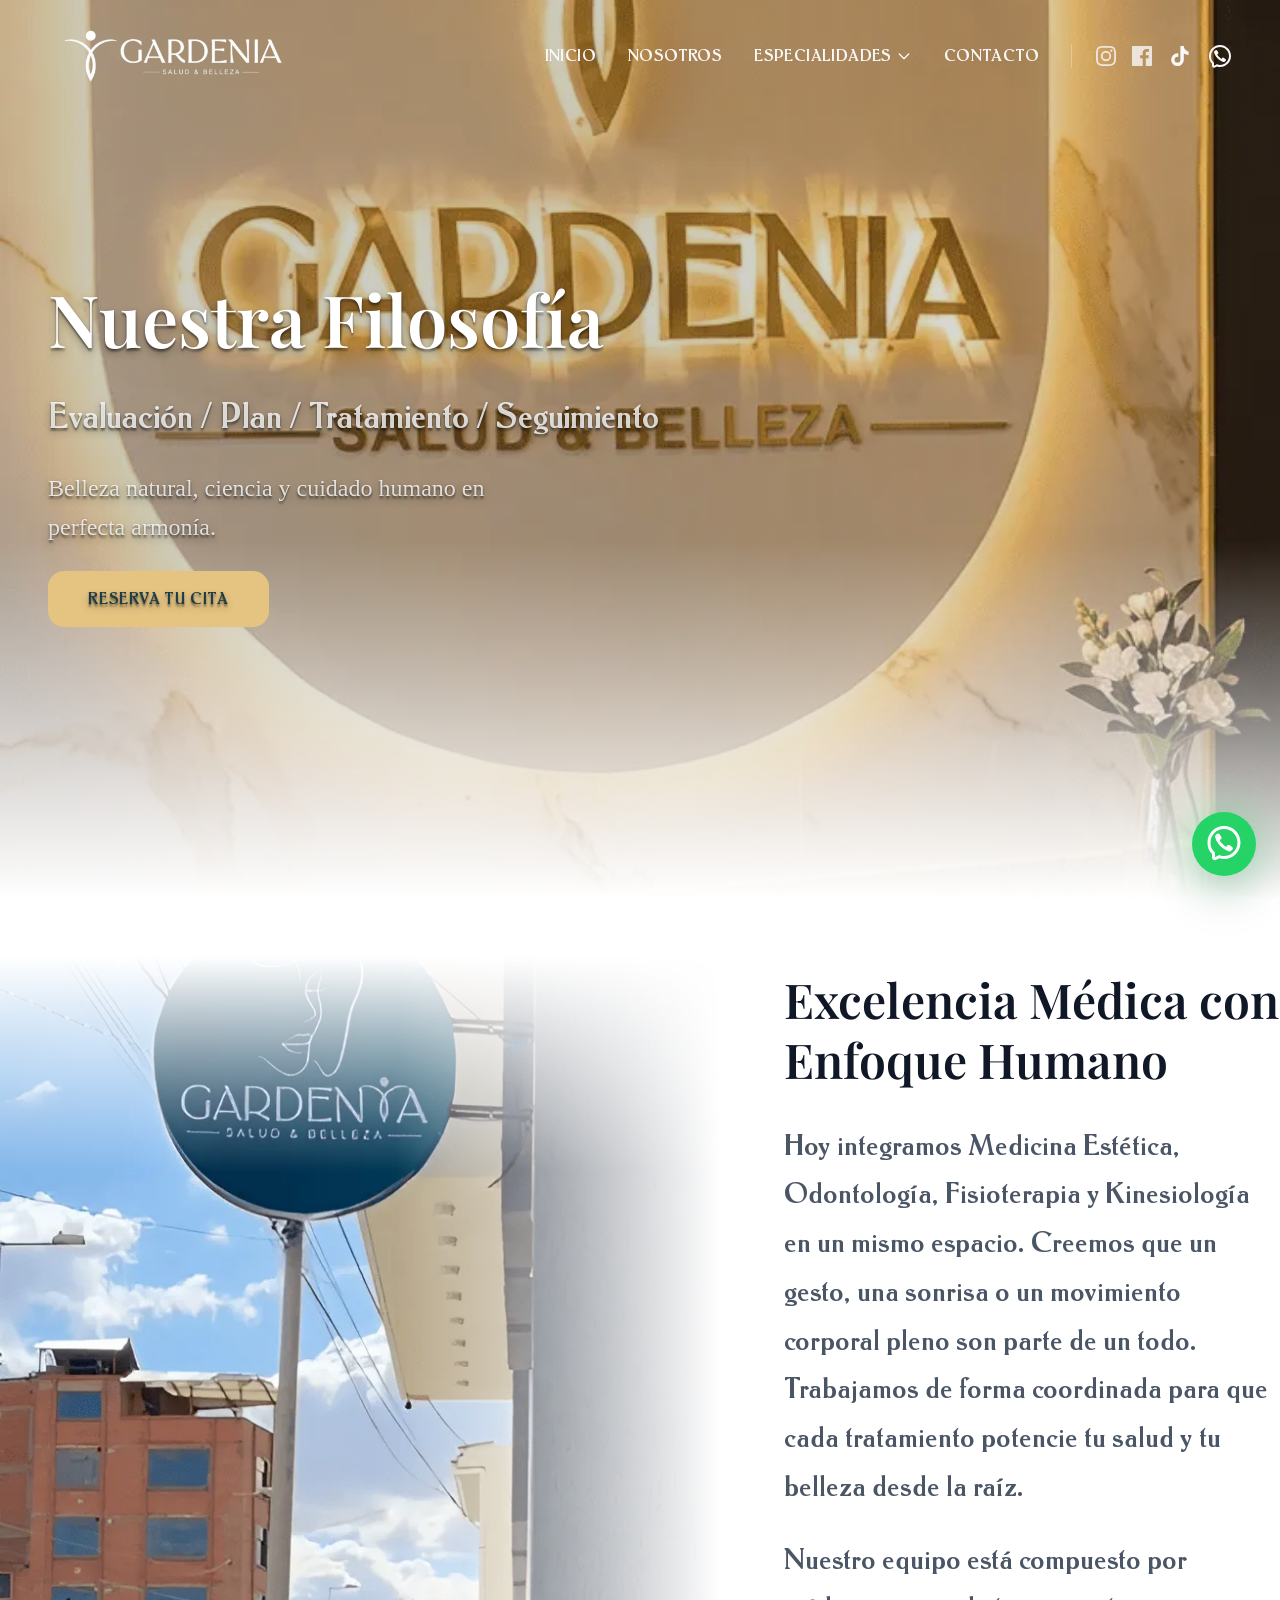
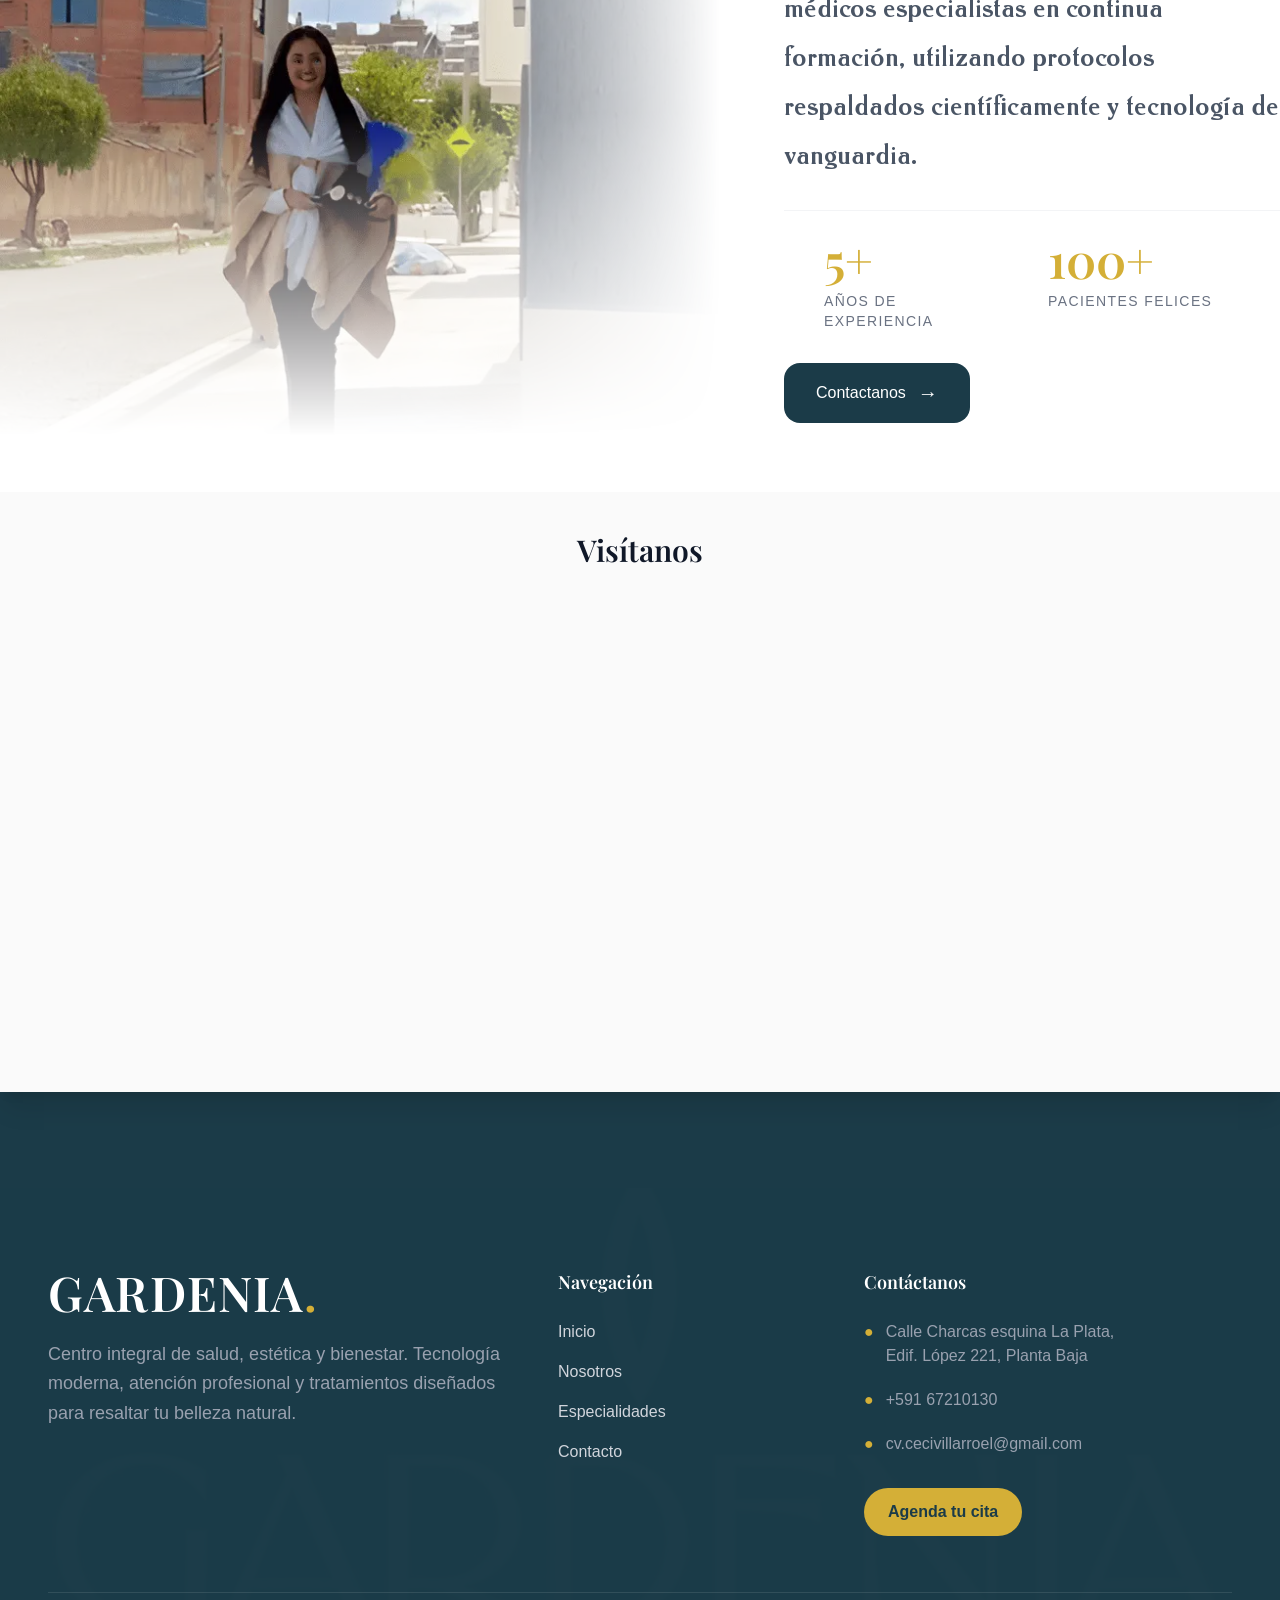
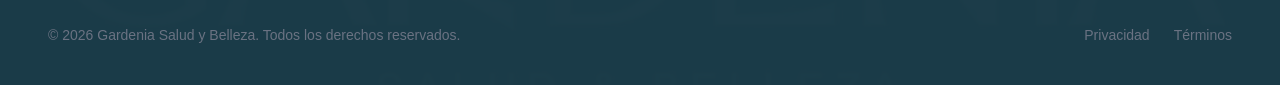
<file: nosotros/index.html>
<!DOCTYPE html><html lang="es" data-astro-cid-37fxchfa> <head><meta charset="UTF-8"><meta name="viewport" content="width=device-width, initial-scale=1.0"><meta name="generator" content="Astro v6.1.8"><title>Sobre Nosotros | Gardenia Salud y Belleza</title><meta name="description" content="Informacion de sobre nosotros para la clinica Gardenia Salud y Belleza"><link rel="canonical" href="https://gardeniaclinica.com/nosotros/"><!-- Robots --><meta name="robots" content="index, follow, max-image-preview:large"><meta http-equiv="content-language" content="es-bo"><!-- Open Graph --><meta property="og:type" content="website"><meta property="og:locale" content="es_BO"><meta property="og:site_name" content="Gardenia Salud y Belleza"><meta property="og:title" content="Sobre Nosotros"><meta property="og:description" content="Informacion de sobre nosotros para la clinica Gardenia Salud y Belleza"><meta property="og:url" content="https://gardeniaclinica.com/nosotros/"><meta name="twitter:card" content="summary_large_image"><meta name="twitter:title" content="Sobre Nosotros"><meta name="twitter:description" content="Informacion de sobre nosotros para la clinica Gardenia Salud y Belleza"><link rel="icon" type="image/png" href="/favicon.ico"><meta name="generator" content="Astro v6.1.8"><link rel="preload" href="/fonts/inter400.woff2" as="font" type="font/woff2" crossorigin><link rel="preload" href="/fonts/inter600.woff2" as="font" type="font/woff2" crossorigin><link rel="preload" href="/fonts/playfair-display400.woff2" as="font" type="font/woff2" crossorigin><link rel="preload" href="/fonts/playfair-display600.woff2" as="font" type="font/woff2" crossorigin><link rel="preload" href="/fonts/Antiqua.woff2" as="font" type="font/woff2" crossorigin><!-- Schema Local Business --><script type="application/ld+json">{"@context":"https://schema.org","@type":"MedicalBusiness","name":"Gardenia Salud y Belleza","description":"Clínica Gardenia Salud y Belleza integral en Oruro, Bolivia","url":"https://GardeniaClinica.com","telephone":"+59167210130","address":{"@type":"PostalAddress","addressLocality":"Oruro","addressCountry":"BO"},"areaServed":"Oruro","priceRange":"$$"}</script><style>@layer properties{@supports (((-webkit-hyphens:none)) and (not (margin-trim:inline))) or ((-moz-orient:inline) and (not (color:rgb(from red r g b)))){*,:before,:after,::backdrop{--tw-translate-x:0;--tw-translate-y:0;--tw-translate-z:0;--tw-scale-x:1;--tw-scale-y:1;--tw-scale-z:1;--tw-rotate-x:initial;--tw-rotate-y:initial;--tw-rotate-z:initial;--tw-skew-x:initial;--tw-skew-y:initial;--tw-space-y-reverse:0;--tw-space-x-reverse:0;--tw-border-style:solid;--tw-gradient-position:initial;--tw-gradient-from:#0000;--tw-gradient-via:#0000;--tw-gradient-to:#0000;--tw-gradient-stops:initial;--tw-gradient-via-stops:initial;--tw-gradient-from-position:0%;--tw-gradient-via-position:50%;--tw-gradient-to-position:100%;--tw-mask-linear:linear-gradient(#fff, #fff);--tw-mask-radial:linear-gradient(#fff, #fff);--tw-mask-conic:linear-gradient(#fff, #fff);--tw-mask-left:linear-gradient(#fff, #fff);--tw-mask-right:linear-gradient(#fff, #fff);--tw-mask-bottom:linear-gradient(#fff, #fff);--tw-mask-top:linear-gradient(#fff, #fff);--tw-mask-top-from-position:0%;--tw-mask-top-to-position:100%;--tw-mask-top-from-color:black;--tw-mask-top-to-color:transparent;--tw-mask-right-from-position:0%;--tw-mask-right-to-position:100%;--tw-mask-right-from-color:black;--tw-mask-right-to-color:transparent;--tw-mask-bottom-from-position:0%;--tw-mask-bottom-to-position:100%;--tw-mask-bottom-from-color:black;--tw-mask-bottom-to-color:transparent;--tw-mask-radial-from-position:0%;--tw-mask-radial-to-position:100%;--tw-mask-radial-from-color:black;--tw-mask-radial-to-color:transparent;--tw-mask-radial-shape:ellipse;--tw-mask-radial-size:farthest-corner;--tw-mask-radial-position:center;--tw-leading:initial;--tw-font-weight:initial;--tw-tracking:initial;--tw-shadow:0 0 #0000;--tw-shadow-color:initial;--tw-shadow-alpha:100%;--tw-inset-shadow:0 0 #0000;--tw-inset-shadow-color:initial;--tw-inset-shadow-alpha:100%;--tw-ring-color:initial;--tw-ring-shadow:0 0 #0000;--tw-inset-ring-color:initial;--tw-inset-ring-shadow:0 0 #0000;--tw-ring-inset:initial;--tw-ring-offset-width:0px;--tw-ring-offset-color:#fff;--tw-ring-offset-shadow:0 0 #0000;--tw-blur:initial;--tw-brightness:initial;--tw-contrast:initial;--tw-grayscale:initial;--tw-hue-rotate:initial;--tw-invert:initial;--tw-opacity:initial;--tw-saturate:initial;--tw-sepia:initial;--tw-drop-shadow:initial;--tw-drop-shadow-color:initial;--tw-drop-shadow-alpha:100%;--tw-drop-shadow-size:initial;--tw-backdrop-blur:initial;--tw-backdrop-brightness:initial;--tw-backdrop-contrast:initial;--tw-backdrop-grayscale:initial;--tw-backdrop-hue-rotate:initial;--tw-backdrop-invert:initial;--tw-backdrop-opacity:initial;--tw-backdrop-saturate:initial;--tw-backdrop-sepia:initial;--tw-duration:initial;--tw-ease:initial;--tw-text-shadow-color:initial;--tw-text-shadow-alpha:100%}}}@layer theme{:root,:host{--font-sans:"Inter", sans-serif;--font-serif:"Playfair Display", serif;--font-mono:ui-monospace, SFMono-Regular, Menlo, Monaco, Consolas, "Liberation Mono", "Courier New", monospace;--color-amber-600:oklch(66.6% .179 58.318);--color-green-500:oklch(72.3% .219 149.579);--color-green-600:oklch(62.7% .194 149.214);--color-emerald-500:oklch(69.6% .17 162.48);--color-emerald-950:oklch(26.2% .051 172.552);--color-gray-100:oklch(96.7% .003 264.542);--color-gray-300:oklch(87.2% .01 258.338);--color-gray-400:oklch(70.7% .022 261.325);--color-gray-500:oklch(55.1% .027 264.364);--color-gray-600:oklch(44.6% .03 256.802);--color-gray-900:oklch(21% .034 264.665);--color-zinc-50:oklch(98.5% 0 0);--color-stone-100:oklch(97% .001 106.424);--color-black:#000;--color-white:#fff;--spacing:.25rem;--container-lg:32rem;--container-2xl:42rem;--container-3xl:48rem;--container-4xl:56rem;--container-7xl:80rem;--text-xs:.75rem;--text-xs--line-height:calc(1 / .75);--text-sm:.875rem;--text-sm--line-height:calc(1.25 / .875);--text-base:1rem;--text-base--line-height: 1.5 ;--text-lg:1.125rem;--text-lg--line-height:calc(1.75 / 1.125);--text-xl:1.25rem;--text-xl--line-height:calc(1.75 / 1.25);--text-2xl:1.5rem;--text-2xl--line-height:calc(2 / 1.5);--text-3xl:1.875rem;--text-3xl--line-height: 1.2 ;--text-4xl:2.25rem;--text-4xl--line-height:calc(2.5 / 2.25);--text-5xl:3rem;--text-5xl--line-height:1;--text-6xl:3.75rem;--text-6xl--line-height:1;--text-7xl:4.5rem;--text-7xl--line-height:1;--font-weight-medium:500;--font-weight-semibold:600;--font-weight-bold:700;--tracking-wide:.025em;--tracking-wider:.05em;--tracking-widest:.1em;--leading-tight:1.25;--leading-relaxed:1.625;--radius-md:.375rem;--radius-xl:.75rem;--radius-2xl:1rem;--radius-3xl:1.5rem;--drop-shadow-sm:0 1px 2px #00000026;--drop-shadow-lg:0 4px 4px #00000026;--ease-in-out:cubic-bezier(.4, 0, .2, 1);--animate-pulse:pulse 2s cubic-bezier(.4, 0, .6, 1) infinite;--blur-sm:8px;--blur-md:12px;--blur-xl:24px;--blur-3xl:64px;--default-transition-duration:.15s;--default-transition-timing-function:cubic-bezier(.4, 0, .2, 1);--default-font-family:var(--font-sans);--default-mono-font-family:var(--font-mono);--color-gold:#d4af37;--color-gold-sand:#e5c482;--color-dark-green:#1b3b48;--color-ivory:#f9f9f9;--font-Segoe-Script:"Segoe Script", cursive;--font-custom:"Rekord Antiqua SemiBold", serif}}@layer base{*,:after,:before,::backdrop{box-sizing:border-box;border:0 solid;margin:0;padding:0}::file-selector-button{box-sizing:border-box;border:0 solid;margin:0;padding:0}html,:host{-webkit-text-size-adjust:100%;tab-size:4;line-height:1.5;font-family:var(--default-font-family,ui-sans-serif, system-ui, sans-serif, "Apple Color Emoji", "Segoe UI Emoji", "Segoe UI Symbol", "Noto Color Emoji");font-feature-settings:var(--default-font-feature-settings,normal);font-variation-settings:var(--default-font-variation-settings,normal);-webkit-tap-highlight-color:transparent}hr{height:0;color:inherit;border-top-width:1px}abbr:where([title]){-webkit-text-decoration:underline dotted;text-decoration:underline dotted}h1,h2,h3,h4,h5,h6{font-size:inherit;font-weight:inherit}a{color:inherit;-webkit-text-decoration:inherit;text-decoration:inherit}b,strong{font-weight:bolder}code,kbd,samp,pre{font-family:var(--default-mono-font-family,ui-monospace, SFMono-Regular, Menlo, Monaco, Consolas, "Liberation Mono", "Courier New", monospace);font-feature-settings:var(--default-mono-font-feature-settings,normal);font-variation-settings:var(--default-mono-font-variation-settings,normal);font-size:1em}small{font-size:80%}sub,sup{vertical-align:baseline;font-size:75%;line-height:0;position:relative}sub{bottom:-.25em}sup{top:-.5em}table{text-indent:0;border-color:inherit;border-collapse:collapse}:-moz-focusring{outline:auto}progress{vertical-align:baseline}summary{display:list-item}ol,ul,menu{list-style:none}img,svg,video,canvas,audio,iframe,embed,object{vertical-align:middle;display:block}img,video{max-width:100%;height:auto}button,input,select,optgroup,textarea{font:inherit;font-feature-settings:inherit;font-variation-settings:inherit;letter-spacing:inherit;color:inherit;opacity:1;background-color:#0000;border-radius:0}::file-selector-button{font:inherit;font-feature-settings:inherit;font-variation-settings:inherit;letter-spacing:inherit;color:inherit;opacity:1;background-color:#0000;border-radius:0}:where(select:is([multiple],[size])) optgroup{font-weight:bolder}:where(select:is([multiple],[size])) optgroup option{padding-inline-start:20px}::file-selector-button{margin-inline-end:4px}::placeholder{opacity:1}@supports (not ((-webkit-appearance:-apple-pay-button))) or (contain-intrinsic-size:1px){::placeholder{color:currentColor}@supports (color:color-mix(in lab,red,red)){::placeholder{color:color-mix(in oklab,currentcolor 50%,transparent)}}}textarea{resize:vertical}::-webkit-search-decoration{-webkit-appearance:none}::-webkit-date-and-time-value{min-height:1lh;text-align:inherit}::-webkit-datetime-edit{display:inline-flex}::-webkit-datetime-edit-fields-wrapper{padding:0}::-webkit-datetime-edit{padding-block:0}::-webkit-datetime-edit-year-field{padding-block:0}::-webkit-datetime-edit-month-field{padding-block:0}::-webkit-datetime-edit-day-field{padding-block:0}::-webkit-datetime-edit-hour-field{padding-block:0}::-webkit-datetime-edit-minute-field{padding-block:0}::-webkit-datetime-edit-second-field{padding-block:0}::-webkit-datetime-edit-millisecond-field{padding-block:0}::-webkit-datetime-edit-meridiem-field{padding-block:0}::-webkit-calendar-picker-indicator{line-height:1}:-moz-ui-invalid{box-shadow:none}button,input:where([type=button],[type=reset],[type=submit]){appearance:button}::file-selector-button{appearance:button}::-webkit-inner-spin-button{height:auto}::-webkit-outer-spin-button{height:auto}[hidden]:where(:not([hidden=until-found])){display:none!important}}@layer components;@layer utilities{.invisible{visibility:hidden}.visible{visibility:visible}.sr-only{clip-path:inset(50%);white-space:nowrap;border-width:0;width:1px;height:1px;margin:-1px;padding:0;position:absolute;overflow:hidden}.absolute{position:absolute}.fixed{position:fixed}.relative{position:relative}.static{position:static}.inset-0{inset:calc(var(--spacing) * 0)}.start{inset-inline-start:var(--spacing)}.top-0{top:calc(var(--spacing) * 0)}.top-1\/2{top:50%}.top-6{top:calc(var(--spacing) * 6)}.right-0{right:calc(var(--spacing) * 0)}.right-6{right:calc(var(--spacing) * 6)}.right-8{right:calc(var(--spacing) * 8)}.right-20{right:calc(var(--spacing) * 20)}.bottom-0{bottom:calc(var(--spacing) * 0)}.bottom-6{bottom:calc(var(--spacing) * 6)}.bottom-12{bottom:calc(var(--spacing) * 12)}.left-0{left:calc(var(--spacing) * 0)}.z-0{z-index:0}.z-10{z-index:10}.z-20{z-index:20}.z-30{z-index:30}.z-40{z-index:40}.z-50{z-index:50}.container{width:100%}@media(min-width:40rem){.container{max-width:40rem}}@media(min-width:48rem){.container{max-width:48rem}}@media(min-width:64rem){.container{max-width:64rem}}@media(min-width:80rem){.container{max-width:80rem}}@media(min-width:96rem){.container{max-width:96rem}}.mx-auto{margin-inline:auto}.mt-0\.5{margin-top:calc(var(--spacing) * .5)}.mt-2{margin-top:calc(var(--spacing) * 2)}.mt-3{margin-top:calc(var(--spacing) * 3)}.mt-4{margin-top:calc(var(--spacing) * 4)}.mt-5{margin-top:calc(var(--spacing) * 5)}.mt-8{margin-top:calc(var(--spacing) * 8)}.mt-10{margin-top:calc(var(--spacing) * 10)}.mt-14{margin-top:calc(var(--spacing) * 14)}.mt-24{margin-top:calc(var(--spacing) * 24)}.mt-auto{margin-top:auto}.mr-4{margin-right:calc(var(--spacing) * 4)}.mb-0{margin-bottom:calc(var(--spacing) * 0)}.mb-1{margin-bottom:calc(var(--spacing) * 1)}.mb-2{margin-bottom:calc(var(--spacing) * 2)}.mb-3{margin-bottom:calc(var(--spacing) * 3)}.mb-4{margin-bottom:calc(var(--spacing) * 4)}.mb-5{margin-bottom:calc(var(--spacing) * 5)}.mb-6{margin-bottom:calc(var(--spacing) * 6)}.mb-8{margin-bottom:calc(var(--spacing) * 8)}.mb-12{margin-bottom:calc(var(--spacing) * 12)}.mb-16{margin-bottom:calc(var(--spacing) * 16)}.ml-2{margin-left:calc(var(--spacing) * 2)}.ml-auto{margin-left:auto}.line-clamp-3{-webkit-line-clamp:3;-webkit-box-orient:vertical;display:-webkit-box;overflow:hidden}.block{display:block}.flex{display:flex}.grid{display:grid}.hidden{display:none}.inline-block{display:inline-block}.inline-flex{display:inline-flex}.aspect-\[4\/3\]{aspect-ratio:4/3}.aspect-\[4\/5\]{aspect-ratio:4/5}.aspect-square{aspect-ratio:1}.h-1{height:calc(var(--spacing) * 1)}.h-3{height:calc(var(--spacing) * 3)}.h-4{height:calc(var(--spacing) * 4)}.h-5{height:calc(var(--spacing) * 5)}.h-6{height:calc(var(--spacing) * 6)}.h-8{height:calc(var(--spacing) * 8)}.h-12{height:calc(var(--spacing) * 12)}.h-14{height:calc(var(--spacing) * 14)}.h-16{height:calc(var(--spacing) * 16)}.h-56{height:calc(var(--spacing) * 56)}.h-96{height:calc(var(--spacing) * 96)}.h-\[520px\]{height:520px}.h-full{height:100%}.h-screen{height:100vh}.max-h-\[92vh\]{max-height:92vh}.min-h-0{min-height:calc(var(--spacing) * 0)}.min-h-\[85vh\]{min-height:85vh}.min-h-screen{min-height:100vh}.w-1\/2{width:50%}.w-3{width:calc(var(--spacing) * 3)}.w-4{width:calc(var(--spacing) * 4)}.w-5{width:calc(var(--spacing) * 5)}.w-6{width:calc(var(--spacing) * 6)}.w-8{width:calc(var(--spacing) * 8)}.w-12{width:calc(var(--spacing) * 12)}.w-14{width:calc(var(--spacing) * 14)}.w-16{width:calc(var(--spacing) * 16)}.w-24{width:calc(var(--spacing) * 24)}.w-28{width:calc(var(--spacing) * 28)}.w-64{width:calc(var(--spacing) * 64)}.w-96{width:calc(var(--spacing) * 96)}.w-full{width:100%}.w-max{width:max-content}.max-w-2xl{max-width:var(--container-2xl)}.max-w-3xl{max-width:var(--container-3xl)}.max-w-4xl{max-width:var(--container-4xl)}.max-w-7xl{max-width:var(--container-7xl)}.max-w-lg{max-width:var(--container-lg)}.flex-1{flex:1}.flex-grow{flex-grow:1}.translate-x-full{--tw-translate-x:100%;translate:var(--tw-translate-x) var(--tw-translate-y)}.-translate-y-1\/2{--tw-translate-y: -50% ;translate:var(--tw-translate-x) var(--tw-translate-y)}.scale-100{--tw-scale-x:100%;--tw-scale-y:100%;--tw-scale-z:100%;scale:var(--tw-scale-x) var(--tw-scale-y)}.transform{transform:var(--tw-rotate-x,) var(--tw-rotate-y,) var(--tw-rotate-z,) var(--tw-skew-x,) var(--tw-skew-y,)}.animate-pulse{animation:var(--animate-pulse)}.cursor-pointer{cursor:pointer}.auto-rows-\[320px\]{grid-auto-rows:320px}.grid-cols-1{grid-template-columns:repeat(1,minmax(0,1fr))}.grid-cols-2{grid-template-columns:repeat(2,minmax(0,1fr))}.grid-cols-4{grid-template-columns:repeat(4,minmax(0,1fr))}.flex-col{flex-direction:column}.items-center{align-items:center}.items-end{align-items:flex-end}.items-start{align-items:flex-start}.justify-between{justify-content:space-between}.justify-center{justify-content:center}.justify-end{justify-content:flex-end}.gap-1{gap:calc(var(--spacing) * 1)}.gap-2{gap:calc(var(--spacing) * 2)}.gap-3{gap:calc(var(--spacing) * 3)}.gap-4{gap:calc(var(--spacing) * 4)}.gap-6{gap:calc(var(--spacing) * 6)}.gap-8{gap:calc(var(--spacing) * 8)}.gap-10{gap:calc(var(--spacing) * 10)}.gap-12{gap:calc(var(--spacing) * 12)}:where(.space-y-4>:not(:last-child)){--tw-space-y-reverse:0;margin-block-start:calc(calc(var(--spacing) * 4) * var(--tw-space-y-reverse));margin-block-end:calc(calc(var(--spacing) * 4) * calc(1 - var(--tw-space-y-reverse)))}:where(.space-y-5>:not(:last-child)){--tw-space-y-reverse:0;margin-block-start:calc(calc(var(--spacing) * 5) * var(--tw-space-y-reverse));margin-block-end:calc(calc(var(--spacing) * 5) * calc(1 - var(--tw-space-y-reverse)))}:where(.space-y-6>:not(:last-child)){--tw-space-y-reverse:0;margin-block-start:calc(calc(var(--spacing) * 6) * var(--tw-space-y-reverse));margin-block-end:calc(calc(var(--spacing) * 6) * calc(1 - var(--tw-space-y-reverse)))}:where(.space-y-8>:not(:last-child)){--tw-space-y-reverse:0;margin-block-start:calc(calc(var(--spacing) * 8) * var(--tw-space-y-reverse));margin-block-end:calc(calc(var(--spacing) * 8) * calc(1 - var(--tw-space-y-reverse)))}:where(.space-x-4>:not(:last-child)){--tw-space-x-reverse:0;margin-inline-start:calc(calc(var(--spacing) * 4) * var(--tw-space-x-reverse));margin-inline-end:calc(calc(var(--spacing) * 4) * calc(1 - var(--tw-space-x-reverse)))}:where(.space-x-6>:not(:last-child)){--tw-space-x-reverse:0;margin-inline-start:calc(calc(var(--spacing) * 6) * var(--tw-space-x-reverse));margin-inline-end:calc(calc(var(--spacing) * 6) * calc(1 - var(--tw-space-x-reverse)))}:where(.space-x-8>:not(:last-child)){--tw-space-x-reverse:0;margin-inline-start:calc(calc(var(--spacing) * 8) * var(--tw-space-x-reverse));margin-inline-end:calc(calc(var(--spacing) * 8) * calc(1 - var(--tw-space-x-reverse)))}.truncate{text-overflow:ellipsis;white-space:nowrap;overflow:hidden}.overflow-hidden{overflow:hidden}.overflow-y-auto{overflow-y:auto}.rounded-2xl{border-radius:var(--radius-2xl)}.rounded-3xl{border-radius:var(--radius-3xl)}.rounded-full{border-radius:3.40282e38px}.rounded-md{border-radius:var(--radius-md)}.rounded-xl{border-radius:var(--radius-xl)}.border{border-style:var(--tw-border-style);border-width:1px}.border-t{border-top-style:var(--tw-border-style);border-top-width:1px}.border-b{border-bottom-style:var(--tw-border-style);border-bottom-width:1px}.border-l{border-left-style:var(--tw-border-style);border-left-width:1px}.border-gold\/20{border-color:#d4af3733}@supports (color:color-mix(in lab,red,red)){.border-gold\/20{border-color:color-mix(in oklab,var(--color-gold) 20%,transparent)}}.border-gold\/30{border-color:#d4af374d}@supports (color:color-mix(in lab,red,red)){.border-gold\/30{border-color:color-mix(in oklab,var(--color-gold) 30%,transparent)}}.border-gray-100{border-color:var(--color-gray-100)}.border-ivory\/10{border-color:#f9f9f91a}@supports (color:color-mix(in lab,red,red)){.border-ivory\/10{border-color:color-mix(in oklab,var(--color-ivory) 10%,transparent)}}.border-ivory\/20{border-color:#f9f9f933}@supports (color:color-mix(in lab,red,red)){.border-ivory\/20{border-color:color-mix(in oklab,var(--color-ivory) 20%,transparent)}}.border-ivory\/30{border-color:#f9f9f94d}@supports (color:color-mix(in lab,red,red)){.border-ivory\/30{border-color:color-mix(in oklab,var(--color-ivory) 30%,transparent)}}.border-white\/5{border-color:#ffffff0d}@supports (color:color-mix(in lab,red,red)){.border-white\/5{border-color:color-mix(in oklab,var(--color-white) 5%,transparent)}}.border-white\/10{border-color:#ffffff1a}@supports (color:color-mix(in lab,red,red)){.border-white\/10{border-color:color-mix(in oklab,var(--color-white) 10%,transparent)}}.border-white\/40{border-color:#fff6}@supports (color:color-mix(in lab,red,red)){.border-white\/40{border-color:color-mix(in oklab,var(--color-white) 40%,transparent)}}.bg-\[\#25D366\]{background-color:#25d366}.bg-black\/20{background-color:#0003}@supports (color:color-mix(in lab,red,red)){.bg-black\/20{background-color:color-mix(in oklab,var(--color-black) 20%,transparent)}}.bg-black\/80{background-color:#000c}@supports (color:color-mix(in lab,red,red)){.bg-black\/80{background-color:color-mix(in oklab,var(--color-black) 80%,transparent)}}.bg-dark-green{background-color:var(--color-dark-green)}.bg-dark-green\/20{background-color:#1b3b4833}@supports (color:color-mix(in lab,red,red)){.bg-dark-green\/20{background-color:color-mix(in oklab,var(--color-dark-green) 20%,transparent)}}.bg-dark-green\/30{background-color:#1b3b484d}@supports (color:color-mix(in lab,red,red)){.bg-dark-green\/30{background-color:color-mix(in oklab,var(--color-dark-green) 30%,transparent)}}.bg-dark-green\/88{background-color:#1b3b48e0}@supports (color:color-mix(in lab,red,red)){.bg-dark-green\/88{background-color:color-mix(in oklab,var(--color-dark-green) 88%,transparent)}}.bg-dark-green\/95{background-color:#1b3b48f2}@supports (color:color-mix(in lab,red,red)){.bg-dark-green\/95{background-color:color-mix(in oklab,var(--color-dark-green) 95%,transparent)}}.bg-emerald-500\/5{background-color:#00bb7f0d}@supports (color:color-mix(in lab,red,red)){.bg-emerald-500\/5{background-color:color-mix(in oklab,var(--color-emerald-500) 5%,transparent)}}.bg-gold{background-color:var(--color-gold)}.bg-gold-sand{background-color:var(--color-gold-sand)}.bg-gold\/5{background-color:#d4af370d}@supports (color:color-mix(in lab,red,red)){.bg-gold\/5{background-color:color-mix(in oklab,var(--color-gold) 5%,transparent)}}.bg-green-600{background-color:var(--color-green-600)}.bg-ivory\/10{background-color:#f9f9f91a}@supports (color:color-mix(in lab,red,red)){.bg-ivory\/10{background-color:color-mix(in oklab,var(--color-ivory) 10%,transparent)}}.bg-transparent{background-color:#0000}.bg-white{background-color:var(--color-white)}.bg-white\/5{background-color:#ffffff0d}@supports (color:color-mix(in lab,red,red)){.bg-white\/5{background-color:color-mix(in oklab,var(--color-white) 5%,transparent)}}.bg-zinc-50{background-color:var(--color-zinc-50)}.bg-gradient-to-b{--tw-gradient-position:to bottom in oklab;background-image:linear-gradient(var(--tw-gradient-stops))}.bg-gradient-to-br{--tw-gradient-position:to bottom right in oklab;background-image:linear-gradient(var(--tw-gradient-stops))}.bg-gradient-to-r{--tw-gradient-position:to right in oklab;background-image:linear-gradient(var(--tw-gradient-stops))}.bg-gradient-to-t{--tw-gradient-position:to top in oklab;background-image:linear-gradient(var(--tw-gradient-stops))}.bg-\[url\(\'\/images\/CarruselGardenia1\.webp\'\)\]{background-image:url(/images/CarruselGardenia1.webp)}.bg-\[url\(\'\/images\/esteticaCarrusel\.webp\'\)\]{background-image:url(/images/esteticaCarrusel.webp)}.bg-\[url\(\'\/images\/fisioCarrusel\.webp\'\)\]{background-image:url(/images/fisioCarrusel.webp)}.bg-\[url\(\'\/images\/odontologiaCarrusel\.webp\'\)\]{background-image:url(/images/odontologiaCarrusel.webp)}.from-black\/20{--tw-gradient-from:#0003}@supports (color:color-mix(in lab,red,red)){.from-black\/20{--tw-gradient-from:color-mix(in oklab, var(--color-black) 20%, transparent)}}.from-black\/20{--tw-gradient-stops:var(--tw-gradient-via-stops,var(--tw-gradient-position), var(--tw-gradient-from) var(--tw-gradient-from-position), var(--tw-gradient-to) var(--tw-gradient-to-position))}.from-black\/65{--tw-gradient-from:#000000a6}@supports (color:color-mix(in lab,red,red)){.from-black\/65{--tw-gradient-from:color-mix(in oklab, var(--color-black) 65%, transparent)}}.from-black\/65{--tw-gradient-stops:var(--tw-gradient-via-stops,var(--tw-gradient-position), var(--tw-gradient-from) var(--tw-gradient-from-position), var(--tw-gradient-to) var(--tw-gradient-to-position))}.from-black\/85{--tw-gradient-from:#000000d9}@supports (color:color-mix(in lab,red,red)){.from-black\/85{--tw-gradient-from:color-mix(in oklab, var(--color-black) 85%, transparent)}}.from-black\/85{--tw-gradient-stops:var(--tw-gradient-via-stops,var(--tw-gradient-position), var(--tw-gradient-from) var(--tw-gradient-from-position), var(--tw-gradient-to) var(--tw-gradient-to-position))}.from-dark-green{--tw-gradient-from:var(--color-dark-green);--tw-gradient-stops:var(--tw-gradient-via-stops,var(--tw-gradient-position), var(--tw-gradient-from) var(--tw-gradient-from-position), var(--tw-gradient-to) var(--tw-gradient-to-position))}.from-dark-green\/20{--tw-gradient-from:#1b3b4833}@supports (color:color-mix(in lab,red,red)){.from-dark-green\/20{--tw-gradient-from:color-mix(in oklab, var(--color-dark-green) 20%, transparent)}}.from-dark-green\/20{--tw-gradient-stops:var(--tw-gradient-via-stops,var(--tw-gradient-position), var(--tw-gradient-from) var(--tw-gradient-from-position), var(--tw-gradient-to) var(--tw-gradient-to-position))}.from-gold{--tw-gradient-from:var(--color-gold);--tw-gradient-stops:var(--tw-gradient-via-stops,var(--tw-gradient-position), var(--tw-gradient-from) var(--tw-gradient-from-position), var(--tw-gradient-to) var(--tw-gradient-to-position))}.from-zinc-50{--tw-gradient-from:var(--color-zinc-50);--tw-gradient-stops:var(--tw-gradient-via-stops,var(--tw-gradient-position), var(--tw-gradient-from) var(--tw-gradient-from-position), var(--tw-gradient-to) var(--tw-gradient-to-position))}.via-black\/40{--tw-gradient-via:#0006}@supports (color:color-mix(in lab,red,red)){.via-black\/40{--tw-gradient-via:color-mix(in oklab, var(--color-black) 40%, transparent)}}.via-black\/40{--tw-gradient-via-stops:var(--tw-gradient-position), var(--tw-gradient-from) var(--tw-gradient-from-position), var(--tw-gradient-via) var(--tw-gradient-via-position), var(--tw-gradient-to) var(--tw-gradient-to-position);--tw-gradient-stops:var(--tw-gradient-via-stops)}.via-black\/50{--tw-gradient-via:#00000080}@supports (color:color-mix(in lab,red,red)){.via-black\/50{--tw-gradient-via:color-mix(in oklab, var(--color-black) 50%, transparent)}}.via-black\/50{--tw-gradient-via-stops:var(--tw-gradient-position), var(--tw-gradient-from) var(--tw-gradient-from-position), var(--tw-gradient-via) var(--tw-gradient-via-position), var(--tw-gradient-to) var(--tw-gradient-to-position);--tw-gradient-stops:var(--tw-gradient-via-stops)}.via-dark-green\/10{--tw-gradient-via:#1b3b481a}@supports (color:color-mix(in lab,red,red)){.via-dark-green\/10{--tw-gradient-via:color-mix(in oklab, var(--color-dark-green) 10%, transparent)}}.via-dark-green\/10{--tw-gradient-via-stops:var(--tw-gradient-position), var(--tw-gradient-from) var(--tw-gradient-from-position), var(--tw-gradient-via) var(--tw-gradient-via-position), var(--tw-gradient-to) var(--tw-gradient-to-position);--tw-gradient-stops:var(--tw-gradient-via-stops)}.via-dark-green\/20{--tw-gradient-via:#1b3b4833}@supports (color:color-mix(in lab,red,red)){.via-dark-green\/20{--tw-gradient-via:color-mix(in oklab, var(--color-dark-green) 20%, transparent)}}.via-dark-green\/20{--tw-gradient-via-stops:var(--tw-gradient-position), var(--tw-gradient-from) var(--tw-gradient-from-position), var(--tw-gradient-via) var(--tw-gradient-via-position), var(--tw-gradient-to) var(--tw-gradient-to-position);--tw-gradient-stops:var(--tw-gradient-via-stops)}.via-dark-green\/95{--tw-gradient-via:#1b3b48f2}@supports (color:color-mix(in lab,red,red)){.via-dark-green\/95{--tw-gradient-via:color-mix(in oklab, var(--color-dark-green) 95%, transparent)}}.via-dark-green\/95{--tw-gradient-via-stops:var(--tw-gradient-position), var(--tw-gradient-from) var(--tw-gradient-from-position), var(--tw-gradient-via) var(--tw-gradient-via-position), var(--tw-gradient-to) var(--tw-gradient-to-position);--tw-gradient-stops:var(--tw-gradient-via-stops)}.to-amber-600{--tw-gradient-to:var(--color-amber-600);--tw-gradient-stops:var(--tw-gradient-via-stops,var(--tw-gradient-position), var(--tw-gradient-from) var(--tw-gradient-from-position), var(--tw-gradient-to) var(--tw-gradient-to-position))}.to-black\/10{--tw-gradient-to:#0000001a}@supports (color:color-mix(in lab,red,red)){.to-black\/10{--tw-gradient-to:color-mix(in oklab, var(--color-black) 10%, transparent)}}.to-black\/10{--tw-gradient-stops:var(--tw-gradient-via-stops,var(--tw-gradient-position), var(--tw-gradient-from) var(--tw-gradient-from-position), var(--tw-gradient-to) var(--tw-gradient-to-position))}.to-black\/30{--tw-gradient-to:#0000004d}@supports (color:color-mix(in lab,red,red)){.to-black\/30{--tw-gradient-to:color-mix(in oklab, var(--color-black) 30%, transparent)}}.to-black\/30{--tw-gradient-stops:var(--tw-gradient-via-stops,var(--tw-gradient-position), var(--tw-gradient-from) var(--tw-gradient-from-position), var(--tw-gradient-to) var(--tw-gradient-to-position))}.to-dark-green{--tw-gradient-to:var(--color-dark-green);--tw-gradient-stops:var(--tw-gradient-via-stops,var(--tw-gradient-position), var(--tw-gradient-from) var(--tw-gradient-from-position), var(--tw-gradient-to) var(--tw-gradient-to-position))}.to-dark-green\/30{--tw-gradient-to:#1b3b484d}@supports (color:color-mix(in lab,red,red)){.to-dark-green\/30{--tw-gradient-to:color-mix(in oklab, var(--color-dark-green) 30%, transparent)}}.to-dark-green\/30{--tw-gradient-stops:var(--tw-gradient-via-stops,var(--tw-gradient-position), var(--tw-gradient-from) var(--tw-gradient-from-position), var(--tw-gradient-to) var(--tw-gradient-to-position))}.to-dark-green\/40{--tw-gradient-to:#1b3b4866}@supports (color:color-mix(in lab,red,red)){.to-dark-green\/40{--tw-gradient-to:color-mix(in oklab, var(--color-dark-green) 40%, transparent)}}.to-dark-green\/40{--tw-gradient-stops:var(--tw-gradient-via-stops,var(--tw-gradient-position), var(--tw-gradient-from) var(--tw-gradient-from-position), var(--tw-gradient-to) var(--tw-gradient-to-position))}.to-stone-100{--tw-gradient-to:var(--color-stone-100);--tw-gradient-stops:var(--tw-gradient-via-stops,var(--tw-gradient-position), var(--tw-gradient-from) var(--tw-gradient-from-position), var(--tw-gradient-to) var(--tw-gradient-to-position))}.to-transparent{--tw-gradient-to:transparent;--tw-gradient-stops:var(--tw-gradient-via-stops,var(--tw-gradient-position), var(--tw-gradient-from) var(--tw-gradient-from-position), var(--tw-gradient-to) var(--tw-gradient-to-position))}.mask-t-from-80\%{-webkit-mask-image:var(--tw-mask-linear),var(--tw-mask-radial),var(--tw-mask-conic);mask-image:var(--tw-mask-linear),var(--tw-mask-radial),var(--tw-mask-conic);--tw-mask-linear:var(--tw-mask-left), var(--tw-mask-right), var(--tw-mask-bottom), var(--tw-mask-top);--tw-mask-top:linear-gradient(to top, var(--tw-mask-top-from-color) var(--tw-mask-top-from-position), var(--tw-mask-top-to-color) var(--tw-mask-top-to-position));--tw-mask-top-from-position:80%;-webkit-mask-composite:source-in;mask-composite:intersect}.mask-r-from-55\%{-webkit-mask-image:var(--tw-mask-linear),var(--tw-mask-radial),var(--tw-mask-conic);mask-image:var(--tw-mask-linear),var(--tw-mask-radial),var(--tw-mask-conic);--tw-mask-linear:var(--tw-mask-left), var(--tw-mask-right), var(--tw-mask-bottom), var(--tw-mask-top);--tw-mask-right:linear-gradient(to right, var(--tw-mask-right-from-color) var(--tw-mask-right-from-position), var(--tw-mask-right-to-color) var(--tw-mask-right-to-position));--tw-mask-right-from-position:55%;-webkit-mask-composite:source-in;mask-composite:intersect}.mask-b-from-60\%{-webkit-mask-image:var(--tw-mask-linear),var(--tw-mask-radial),var(--tw-mask-conic);mask-image:var(--tw-mask-linear),var(--tw-mask-radial),var(--tw-mask-conic);--tw-mask-linear:var(--tw-mask-left), var(--tw-mask-right), var(--tw-mask-bottom), var(--tw-mask-top);--tw-mask-bottom:linear-gradient(to bottom, var(--tw-mask-bottom-from-color) var(--tw-mask-bottom-from-position), var(--tw-mask-bottom-to-color) var(--tw-mask-bottom-to-position));--tw-mask-bottom-from-position:60%;-webkit-mask-composite:source-in;mask-composite:intersect}.mask-b-from-70\%{-webkit-mask-image:var(--tw-mask-linear),var(--tw-mask-radial),var(--tw-mask-conic);mask-image:var(--tw-mask-linear),var(--tw-mask-radial),var(--tw-mask-conic);--tw-mask-linear:var(--tw-mask-left), var(--tw-mask-right), var(--tw-mask-bottom), var(--tw-mask-top);--tw-mask-bottom:linear-gradient(to bottom, var(--tw-mask-bottom-from-color) var(--tw-mask-bottom-from-position), var(--tw-mask-bottom-to-color) var(--tw-mask-bottom-to-position));--tw-mask-bottom-from-position:70%;-webkit-mask-composite:source-in;mask-composite:intersect}.mask-radial-\[100\%_100\%\]{-webkit-mask-image:var(--tw-mask-linear),var(--tw-mask-radial),var(--tw-mask-conic);mask-image:var(--tw-mask-linear),var(--tw-mask-radial),var(--tw-mask-conic);--tw-mask-radial:radial-gradient(var(--tw-mask-radial-stops,var(--tw-mask-radial-size)));--tw-mask-radial-size:100% 100%;-webkit-mask-composite:source-in;mask-composite:intersect}.mask-radial-from-75\%{-webkit-mask-image:var(--tw-mask-linear),var(--tw-mask-radial),var(--tw-mask-conic);mask-image:var(--tw-mask-linear),var(--tw-mask-radial),var(--tw-mask-conic);--tw-mask-radial-stops:var(--tw-mask-radial-shape) var(--tw-mask-radial-size) at var(--tw-mask-radial-position), var(--tw-mask-radial-from-color) var(--tw-mask-radial-from-position), var(--tw-mask-radial-to-color) var(--tw-mask-radial-to-position);--tw-mask-radial:radial-gradient(var(--tw-mask-radial-stops));--tw-mask-radial-from-position:75%;-webkit-mask-composite:source-in;mask-composite:intersect}.mask-radial-at-right{--tw-mask-radial-position:right}.bg-cover{background-size:cover}.bg-center{background-position:50%}.bg-no-repeat{background-repeat:no-repeat}.fill-white{fill:var(--color-white)}.object-cover{object-fit:cover}.p-4{padding:calc(var(--spacing) * 4)}.p-6{padding:calc(var(--spacing) * 6)}.p-8{padding:calc(var(--spacing) * 8)}.p-10{padding:calc(var(--spacing) * 10)}.px-4{padding-inline:calc(var(--spacing) * 4)}.px-6{padding-inline:calc(var(--spacing) * 6)}.px-8{padding-inline:calc(var(--spacing) * 8)}.px-10{padding-inline:calc(var(--spacing) * 10)}.py-2{padding-block:calc(var(--spacing) * 2)}.py-3{padding-block:calc(var(--spacing) * 3)}.py-4{padding-block:calc(var(--spacing) * 4)}.py-6{padding-block:calc(var(--spacing) * 6)}.py-10{padding-block:calc(var(--spacing) * 10)}.py-16{padding-block:calc(var(--spacing) * 16)}.py-20{padding-block:calc(var(--spacing) * 20)}.py-24{padding-block:calc(var(--spacing) * 24)}.pt-6{padding-top:calc(var(--spacing) * 6)}.pt-8{padding-top:calc(var(--spacing) * 8)}.pt-10{padding-top:calc(var(--spacing) * 10)}.pt-20{padding-top:calc(var(--spacing) * 20)}.pt-32{padding-top:calc(var(--spacing) * 32)}.pr-0{padding-right:calc(var(--spacing) * 0)}.pr-4{padding-right:calc(var(--spacing) * 4)}.pb-2{padding-bottom:calc(var(--spacing) * 2)}.pb-10{padding-bottom:calc(var(--spacing) * 10)}.pb-16{padding-bottom:calc(var(--spacing) * 16)}.pl-6{padding-left:calc(var(--spacing) * 6)}.text-center{text-align:center}.text-right{text-align:right}.font-Segoe-Script{font-family:var(--font-Segoe-Script)}.font-serif{font-family:var(--font-serif)}.text-2xl{font-size:var(--text-2xl);line-height:var(--tw-leading,var(--text-2xl--line-height))}.text-3xl{font-size:var(--text-3xl);line-height:var(--tw-leading,var(--text-3xl--line-height))}.text-4xl{font-size:var(--text-4xl);line-height:var(--tw-leading,var(--text-4xl--line-height))}.text-5xl{font-size:var(--text-5xl);line-height:var(--tw-leading,var(--text-5xl--line-height))}.text-6xl{font-size:var(--text-6xl);line-height:var(--tw-leading,var(--text-6xl--line-height))}.text-base{font-size:var(--text-base);line-height:var(--tw-leading,var(--text-base--line-height))}.text-lg{font-size:var(--text-lg);line-height:var(--tw-leading,var(--text-lg--line-height))}.text-sm{font-size:var(--text-sm);line-height:var(--tw-leading,var(--text-sm--line-height))}.text-xl{font-size:var(--text-xl);line-height:var(--tw-leading,var(--text-xl--line-height))}.text-xs{font-size:var(--text-xs);line-height:var(--tw-leading,var(--text-xs--line-height))}.text-\[10px\]{font-size:10px}.leading-none{--tw-leading:1;line-height:1}.leading-relaxed{--tw-leading:var(--leading-relaxed);line-height:var(--leading-relaxed)}.leading-tight{--tw-leading:var(--leading-tight);line-height:var(--leading-tight)}.font-bold{--tw-font-weight:var(--font-weight-bold);font-weight:var(--font-weight-bold)}.font-medium{--tw-font-weight:var(--font-weight-medium);font-weight:var(--font-weight-medium)}.font-semibold{--tw-font-weight:var(--font-weight-semibold);font-weight:var(--font-weight-semibold)}.tracking-\[0\.2em\]{--tw-tracking:.2em;letter-spacing:.2em}.tracking-\[0\.3em\]{--tw-tracking:.3em;letter-spacing:.3em}.tracking-\[0\.35em\]{--tw-tracking:.35em;letter-spacing:.35em}.tracking-wide{--tw-tracking:var(--tracking-wide);letter-spacing:var(--tracking-wide)}.tracking-wider{--tw-tracking:var(--tracking-wider);letter-spacing:var(--tracking-wider)}.tracking-widest{--tw-tracking:var(--tracking-widest);letter-spacing:var(--tracking-widest)}.whitespace-nowrap{white-space:nowrap}.text-dark-green{color:var(--color-dark-green)}.text-gold{color:var(--color-gold)}.text-gray-300{color:var(--color-gray-300)}.text-gray-400{color:var(--color-gray-400)}.text-gray-500{color:var(--color-gray-500)}.text-gray-600{color:var(--color-gray-600)}.text-gray-900{color:var(--color-gray-900)}.text-ivory{color:var(--color-ivory)}.text-ivory\/70{color:#f9f9f9b3}@supports (color:color-mix(in lab,red,red)){.text-ivory\/70{color:color-mix(in oklab,var(--color-ivory) 70%,transparent)}}.text-ivory\/75{color:#f9f9f9bf}@supports (color:color-mix(in lab,red,red)){.text-ivory\/75{color:color-mix(in oklab,var(--color-ivory) 75%,transparent)}}.text-ivory\/80{color:#f9f9f9cc}@supports (color:color-mix(in lab,red,red)){.text-ivory\/80{color:color-mix(in oklab,var(--color-ivory) 80%,transparent)}}.text-ivory\/90{color:#f9f9f9e6}@supports (color:color-mix(in lab,red,red)){.text-ivory\/90{color:color-mix(in oklab,var(--color-ivory) 90%,transparent)}}.text-ivory\/95{color:#f9f9f9f2}@supports (color:color-mix(in lab,red,red)){.text-ivory\/95{color:color-mix(in oklab,var(--color-ivory) 95%,transparent)}}.text-white{color:var(--color-white)}.text-white\/50{color:#ffffff80}@supports (color:color-mix(in lab,red,red)){.text-white\/50{color:color-mix(in oklab,var(--color-white) 50%,transparent)}}.text-white\/70{color:#ffffffb3}@supports (color:color-mix(in lab,red,red)){.text-white\/70{color:color-mix(in oklab,var(--color-white) 70%,transparent)}}.text-white\/80{color:#fffc}@supports (color:color-mix(in lab,red,red)){.text-white\/80{color:color-mix(in oklab,var(--color-white) 80%,transparent)}}.text-white\/90{color:#ffffffe6}@supports (color:color-mix(in lab,red,red)){.text-white\/90{color:color-mix(in oklab,var(--color-white) 90%,transparent)}}.uppercase{text-transform:uppercase}.italic{font-style:italic}.antialiased{-webkit-font-smoothing:antialiased;-moz-osx-font-smoothing:grayscale}.opacity-0{opacity:0}.opacity-10{opacity:.1}.opacity-20{opacity:.2}.opacity-40{opacity:.4}.opacity-80{opacity:.8}.opacity-90{opacity:.9}.opacity-100{opacity:1}.mix-blend-multiply{mix-blend-mode:multiply}.shadow-2xl{--tw-shadow:0 25px 50px -12px var(--tw-shadow-color,#00000040);box-shadow:var(--tw-inset-shadow),var(--tw-inset-ring-shadow),var(--tw-ring-offset-shadow),var(--tw-ring-shadow),var(--tw-shadow)}.shadow-\[0_8px_30px_rgb\(0\,0\,0\,0\.04\)\]{--tw-shadow:0 8px 30px var(--tw-shadow-color,#0000000a);box-shadow:var(--tw-inset-shadow),var(--tw-inset-ring-shadow),var(--tw-ring-offset-shadow),var(--tw-ring-shadow),var(--tw-shadow)}.shadow-lg{--tw-shadow:0 10px 15px -3px var(--tw-shadow-color,#0000001a), 0 4px 6px -4px var(--tw-shadow-color,#0000001a);box-shadow:var(--tw-inset-shadow),var(--tw-inset-ring-shadow),var(--tw-ring-offset-shadow),var(--tw-ring-shadow),var(--tw-shadow)}.shadow-md{--tw-shadow:0 4px 6px -1px var(--tw-shadow-color,#0000001a), 0 2px 4px -2px var(--tw-shadow-color,#0000001a);box-shadow:var(--tw-inset-shadow),var(--tw-inset-ring-shadow),var(--tw-ring-offset-shadow),var(--tw-ring-shadow),var(--tw-shadow)}.shadow-xl{--tw-shadow:0 20px 25px -5px var(--tw-shadow-color,#0000001a), 0 8px 10px -6px var(--tw-shadow-color,#0000001a);box-shadow:var(--tw-inset-shadow),var(--tw-inset-ring-shadow),var(--tw-ring-offset-shadow),var(--tw-ring-shadow),var(--tw-shadow)}.blur-3xl{--tw-blur:blur(var(--blur-3xl));filter:var(--tw-blur,) var(--tw-brightness,) var(--tw-contrast,) var(--tw-grayscale,) var(--tw-hue-rotate,) var(--tw-invert,) var(--tw-saturate,) var(--tw-sepia,) var(--tw-drop-shadow,)}.blur-xl{--tw-blur:blur(var(--blur-xl));filter:var(--tw-blur,) var(--tw-brightness,) var(--tw-contrast,) var(--tw-grayscale,) var(--tw-hue-rotate,) var(--tw-invert,) var(--tw-saturate,) var(--tw-sepia,) var(--tw-drop-shadow,)}.drop-shadow-lg{--tw-drop-shadow-size:drop-shadow(0 4px 4px var(--tw-drop-shadow-color,#00000026));--tw-drop-shadow:drop-shadow(var(--drop-shadow-lg));filter:var(--tw-blur,) var(--tw-brightness,) var(--tw-contrast,) var(--tw-grayscale,) var(--tw-hue-rotate,) var(--tw-invert,) var(--tw-saturate,) var(--tw-sepia,) var(--tw-drop-shadow,)}.drop-shadow-sm{--tw-drop-shadow-size:drop-shadow(0 1px 2px var(--tw-drop-shadow-color,#00000026));--tw-drop-shadow:drop-shadow(var(--drop-shadow-sm));filter:var(--tw-blur,) var(--tw-brightness,) var(--tw-contrast,) var(--tw-grayscale,) var(--tw-hue-rotate,) var(--tw-invert,) var(--tw-saturate,) var(--tw-sepia,) var(--tw-drop-shadow,)}.backdrop-blur-md{--tw-backdrop-blur:blur(var(--blur-md));-webkit-backdrop-filter:var(--tw-backdrop-blur,) var(--tw-backdrop-brightness,) var(--tw-backdrop-contrast,) var(--tw-backdrop-grayscale,) var(--tw-backdrop-hue-rotate,) var(--tw-backdrop-invert,) var(--tw-backdrop-opacity,) var(--tw-backdrop-saturate,) var(--tw-backdrop-sepia,);backdrop-filter:var(--tw-backdrop-blur,) var(--tw-backdrop-brightness,) var(--tw-backdrop-contrast,) var(--tw-backdrop-grayscale,) var(--tw-backdrop-hue-rotate,) var(--tw-backdrop-invert,) var(--tw-backdrop-opacity,) var(--tw-backdrop-saturate,) var(--tw-backdrop-sepia,)}.backdrop-blur-sm{--tw-backdrop-blur:blur(var(--blur-sm));-webkit-backdrop-filter:var(--tw-backdrop-blur,) var(--tw-backdrop-brightness,) var(--tw-backdrop-contrast,) var(--tw-backdrop-grayscale,) var(--tw-backdrop-hue-rotate,) var(--tw-backdrop-invert,) var(--tw-backdrop-opacity,) var(--tw-backdrop-saturate,) var(--tw-backdrop-sepia,);backdrop-filter:var(--tw-backdrop-blur,) var(--tw-backdrop-brightness,) var(--tw-backdrop-contrast,) var(--tw-backdrop-grayscale,) var(--tw-backdrop-hue-rotate,) var(--tw-backdrop-invert,) var(--tw-backdrop-opacity,) var(--tw-backdrop-saturate,) var(--tw-backdrop-sepia,)}.backdrop-filter{-webkit-backdrop-filter:var(--tw-backdrop-blur,) var(--tw-backdrop-brightness,) var(--tw-backdrop-contrast,) var(--tw-backdrop-grayscale,) var(--tw-backdrop-hue-rotate,) var(--tw-backdrop-invert,) var(--tw-backdrop-opacity,) var(--tw-backdrop-saturate,) var(--tw-backdrop-sepia,);backdrop-filter:var(--tw-backdrop-blur,) var(--tw-backdrop-brightness,) var(--tw-backdrop-contrast,) var(--tw-backdrop-grayscale,) var(--tw-backdrop-hue-rotate,) var(--tw-backdrop-invert,) var(--tw-backdrop-opacity,) var(--tw-backdrop-saturate,) var(--tw-backdrop-sepia,)}.transition{transition-property:color,background-color,border-color,outline-color,text-decoration-color,fill,stroke,--tw-gradient-from,--tw-gradient-via,--tw-gradient-to,opacity,box-shadow,transform,translate,scale,rotate,filter,-webkit-backdrop-filter,backdrop-filter,display,content-visibility,overlay,pointer-events;transition-timing-function:var(--tw-ease,var(--default-transition-timing-function));transition-duration:var(--tw-duration,var(--default-transition-duration))}.transition-all{transition-property:all;transition-timing-function:var(--tw-ease,var(--default-transition-timing-function));transition-duration:var(--tw-duration,var(--default-transition-duration))}.transition-colors{transition-property:color,background-color,border-color,outline-color,text-decoration-color,fill,stroke,--tw-gradient-from,--tw-gradient-via,--tw-gradient-to;transition-timing-function:var(--tw-ease,var(--default-transition-timing-function));transition-duration:var(--tw-duration,var(--default-transition-duration))}.transition-opacity{transition-property:opacity;transition-timing-function:var(--tw-ease,var(--default-transition-timing-function));transition-duration:var(--tw-duration,var(--default-transition-duration))}.transition-shadow{transition-property:box-shadow;transition-timing-function:var(--tw-ease,var(--default-transition-timing-function));transition-duration:var(--tw-duration,var(--default-transition-duration))}.transition-transform{transition-property:transform,translate,scale,rotate;transition-timing-function:var(--tw-ease,var(--default-transition-timing-function));transition-duration:var(--tw-duration,var(--default-transition-duration))}.delay-100{transition-delay:.1s}.delay-200{transition-delay:.2s}.delay-300{transition-delay:.3s}.duration-300{--tw-duration:.3s;transition-duration:.3s}.duration-500{--tw-duration:.5s;transition-duration:.5s}.duration-700{--tw-duration:.7s;transition-duration:.7s}.duration-1000{--tw-duration:1s;transition-duration:1s}.ease-in-out{--tw-ease:var(--ease-in-out);transition-timing-function:var(--ease-in-out)}.text-shadow-lg\/10{--tw-text-shadow-alpha:10%;text-shadow:0px 1px 2px var(--tw-text-shadow-color,oklab(0% 0 0/.1)),0px 3px 2px var(--tw-text-shadow-color,oklab(0% 0 0/.1)),0px 4px 8px var(--tw-text-shadow-color,oklab(0% 0 0/.1))}.text-shadow-lg\/30{--tw-text-shadow-alpha:30%;text-shadow:0px 1px 2px var(--tw-text-shadow-color,oklab(0% 0 0/.3)),0px 3px 2px var(--tw-text-shadow-color,oklab(0% 0 0/.3)),0px 4px 8px var(--tw-text-shadow-color,oklab(0% 0 0/.3))}@media(hover:hover){.group-hover\:visible:is(:where(.group):hover *){visibility:visible}.group-hover\:translate-x-1:is(:where(.group):hover *){--tw-translate-x:calc(var(--spacing) * 1);translate:var(--tw-translate-x) var(--tw-translate-y)}.group-hover\:translate-x-2:is(:where(.group):hover *){--tw-translate-x:calc(var(--spacing) * 2);translate:var(--tw-translate-x) var(--tw-translate-y)}.group-hover\:scale-110:is(:where(.group):hover *){--tw-scale-x:110%;--tw-scale-y:110%;--tw-scale-z:110%;scale:var(--tw-scale-x) var(--tw-scale-y)}.group-hover\:gap-3:is(:where(.group):hover *){gap:calc(var(--spacing) * 3)}.group-hover\:via-black\/50:is(:where(.group):hover *){--tw-gradient-via:#00000080}@supports (color:color-mix(in lab,red,red)){.group-hover\:via-black\/50:is(:where(.group):hover *){--tw-gradient-via:color-mix(in oklab, var(--color-black) 50%, transparent)}}.group-hover\:via-black\/50:is(:where(.group):hover *){--tw-gradient-via-stops:var(--tw-gradient-position), var(--tw-gradient-from) var(--tw-gradient-from-position), var(--tw-gradient-via) var(--tw-gradient-via-position), var(--tw-gradient-to) var(--tw-gradient-to-position);--tw-gradient-stops:var(--tw-gradient-via-stops)}.group-hover\:text-gold:is(:where(.group):hover *){color:var(--color-gold)}.group-hover\:opacity-70:is(:where(.group):hover *){opacity:.7}.group-hover\:opacity-100:is(:where(.group):hover *){opacity:1}.hover\:-translate-y-2:hover{--tw-translate-y:calc(var(--spacing) * -2);translate:var(--tw-translate-x) var(--tw-translate-y)}.hover\:scale-105:hover{--tw-scale-x:105%;--tw-scale-y:105%;--tw-scale-z:105%;scale:var(--tw-scale-x) var(--tw-scale-y)}.hover\:scale-110:hover{--tw-scale-x:110%;--tw-scale-y:110%;--tw-scale-z:110%;scale:var(--tw-scale-x) var(--tw-scale-y)}.hover\:gap-3:hover{gap:calc(var(--spacing) * 3)}.hover\:border-gold\/40:hover{border-color:#d4af3766}@supports (color:color-mix(in lab,red,red)){.hover\:border-gold\/40:hover{border-color:color-mix(in oklab,var(--color-gold) 40%,transparent)}}.hover\:border-gold\/50:hover{border-color:#d4af3780}@supports (color:color-mix(in lab,red,red)){.hover\:border-gold\/50:hover{border-color:color-mix(in oklab,var(--color-gold) 50%,transparent)}}.hover\:border-white\/70:hover{border-color:#ffffffb3}@supports (color:color-mix(in lab,red,red)){.hover\:border-white\/70:hover{border-color:color-mix(in oklab,var(--color-white) 70%,transparent)}}.hover\:bg-emerald-950:hover{background-color:var(--color-emerald-950)}.hover\:bg-gold:hover{background-color:var(--color-gold)}.hover\:bg-gold-sand:hover{background-color:var(--color-gold-sand)}.hover\:bg-gold\/10:hover{background-color:#d4af371a}@supports (color:color-mix(in lab,red,red)){.hover\:bg-gold\/10:hover{background-color:color-mix(in oklab,var(--color-gold) 10%,transparent)}}.hover\:bg-green-500:hover{background-color:var(--color-green-500)}.hover\:text-gold:hover{color:var(--color-gold)}.hover\:text-gold-sand:hover{color:var(--color-gold-sand)}.hover\:text-ivory:hover{color:var(--color-ivory)}.hover\:shadow-2xl:hover{--tw-shadow:0 25px 50px -12px var(--tw-shadow-color,#00000040);box-shadow:var(--tw-inset-shadow),var(--tw-inset-ring-shadow),var(--tw-ring-offset-shadow),var(--tw-ring-shadow),var(--tw-shadow)}.hover\:shadow-\[0_8px_30px_rgb\(0\,0\,0\,0\.08\)\]:hover{--tw-shadow:0 8px 30px var(--tw-shadow-color,#00000014);box-shadow:var(--tw-inset-shadow),var(--tw-inset-ring-shadow),var(--tw-ring-offset-shadow),var(--tw-ring-shadow),var(--tw-shadow)}.hover\:shadow-\[0_15px_40px_rgb\(212\,175\,55\,0\.15\)\]:hover{--tw-shadow:0 15px 40px var(--tw-shadow-color,#d4af3726);box-shadow:var(--tw-inset-shadow),var(--tw-inset-ring-shadow),var(--tw-ring-offset-shadow),var(--tw-ring-shadow),var(--tw-shadow)}}.focus\:outline-none:focus{--tw-outline-style:none;outline-style:none}@media(min-width:40rem){.sm\:flex-row{flex-direction:row}.sm\:pt-20{padding-top:calc(var(--spacing) * 20)}.sm\:text-2xl{font-size:var(--text-2xl);line-height:var(--tw-leading,var(--text-2xl--line-height))}.sm\:text-lg{font-size:var(--text-lg);line-height:var(--tw-leading,var(--text-lg--line-height))}}@media(min-width:48rem){.md\:col-span-1{grid-column:span 1/span 1}.md\:col-span-2{grid-column:span 2/span 2}.md\:col-span-3{grid-column:span 3/span 3}.md\:col-span-4{grid-column:span 4/span 4}.md\:col-span-5{grid-column:span 5/span 5}.md\:col-span-7{grid-column:span 7/span 7}.md\:row-span-2{grid-row:span 2/span 2}.md\:mt-0{margin-top:calc(var(--spacing) * 0)}.md\:mt-\[20px\]{margin-top:20px}.md\:mb-0{margin-bottom:calc(var(--spacing) * 0)}.md\:mb-10{margin-bottom:calc(var(--spacing) * 10)}.md\:mb-\[10px\]{margin-bottom:10px}.md\:block{display:block}.md\:flex{display:flex}.md\:grid{display:grid}.md\:hidden{display:none}.md\:aspect-\[8\/12\]{aspect-ratio:8/12}.md\:h-64{height:calc(var(--spacing) * 64)}.md\:h-\[580px\]{height:580px}.md\:min-h-screen{min-height:100vh}.md\:w-1\/2{width:50%}.md\:grid-cols-2{grid-template-columns:repeat(2,minmax(0,1fr))}.md\:grid-cols-3{grid-template-columns:repeat(3,minmax(0,1fr))}.md\:grid-cols-12{grid-template-columns:repeat(12,minmax(0,1fr))}.md\:flex-row{flex-direction:row}.md\:gap-10{gap:calc(var(--spacing) * 10)}.md\:gap-16{gap:calc(var(--spacing) * 16)}.md\:via-black\/20{--tw-gradient-via:#0003}@supports (color:color-mix(in lab,red,red)){.md\:via-black\/20{--tw-gradient-via:color-mix(in oklab, var(--color-black) 20%, transparent)}}.md\:via-black\/20{--tw-gradient-via-stops:var(--tw-gradient-position), var(--tw-gradient-from) var(--tw-gradient-from-position), var(--tw-gradient-via) var(--tw-gradient-via-position), var(--tw-gradient-to) var(--tw-gradient-to-position);--tw-gradient-stops:var(--tw-gradient-via-stops)}.md\:p-0{padding:calc(var(--spacing) * 0)}.md\:p-8{padding:calc(var(--spacing) * 8)}.md\:p-10{padding:calc(var(--spacing) * 10)}.md\:px-0{padding-inline:calc(var(--spacing) * 0)}.md\:px-2{padding-inline:calc(var(--spacing) * 2)}.md\:px-12{padding-inline:calc(var(--spacing) * 12)}.md\:px-30{padding-inline:calc(var(--spacing) * 30)}.md\:py-14{padding-block:calc(var(--spacing) * 14)}.md\:py-32{padding-block:calc(var(--spacing) * 32)}.md\:pt-0{padding-top:calc(var(--spacing) * 0)}.md\:pt-40{padding-top:calc(var(--spacing) * 40)}.md\:pt-48{padding-top:calc(var(--spacing) * 48)}.md\:pr-12{padding-right:calc(var(--spacing) * 12)}.md\:pb-24{padding-bottom:calc(var(--spacing) * 24)}.md\:pb-32{padding-bottom:calc(var(--spacing) * 32)}.md\:text-2xl{font-size:var(--text-2xl);line-height:var(--tw-leading,var(--text-2xl--line-height))}.md\:text-3xl{font-size:var(--text-3xl);line-height:var(--tw-leading,var(--text-3xl--line-height))}.md\:text-4xl{font-size:var(--text-4xl);line-height:var(--tw-leading,var(--text-4xl--line-height))}.md\:text-5xl{font-size:var(--text-5xl);line-height:var(--tw-leading,var(--text-5xl--line-height))}.md\:text-6xl{font-size:var(--text-6xl);line-height:var(--tw-leading,var(--text-6xl--line-height))}.md\:text-7xl{font-size:var(--text-7xl);line-height:var(--tw-leading,var(--text-7xl--line-height))}.md\:text-lg{font-size:var(--text-lg);line-height:var(--tw-leading,var(--text-lg--line-height))}.md\:text-sm{font-size:var(--text-sm);line-height:var(--tw-leading,var(--text-sm--line-height))}.md\:text-xl{font-size:var(--text-xl);line-height:var(--tw-leading,var(--text-xl--line-height))}}@media(min-width:64rem){.lg\:mt-0{margin-top:calc(var(--spacing) * 0)}.lg\:grid-cols-3{grid-template-columns:repeat(3,minmax(0,1fr))}.lg\:text-3xl{font-size:var(--text-3xl);line-height:var(--tw-leading,var(--text-3xl--line-height))}.lg\:text-4xl{font-size:var(--text-4xl);line-height:var(--tw-leading,var(--text-4xl--line-height))}.lg\:text-5xl{font-size:var(--text-5xl);line-height:var(--tw-leading,var(--text-5xl--line-height))}.lg\:text-7xl{font-size:var(--text-7xl);line-height:var(--tw-leading,var(--text-7xl--line-height))}}.font-custom{font-family:var(--font-custom)}.font-custom-bold{font-family:var(--font-custom);font-weight:700}}@font-face{font-family:Rekord Antiqua SemiBold;src:url(/fonts/Antiqua.woff2)format("woff2");font-weight:600;font-style:normal;font-display:swap}@font-face{font-family:Inter;src:url(/fonts/inter400.woff2)format("woff2");font-weight:400;font-display:swap}@font-face{font-family:Inter;src:url(/fonts/inter600.woff2)format("woff2");font-weight:600;font-display:swap}@font-face{font-family:Playfair Display;src:url(/fonts/playfair-display600.woff2)format("woff2");font-weight:600;font-display:swap}@font-face{font-family:Playfair Display;src:url(/fonts/playfair-display400.woff2)format("woff2");font-weight:400;font-display:swap}body{font-family:var(--font-sans);background-color:var(--color-dark-green);color:var(--color-ivory)}h1,h2,h3,h4,h5,h6{font-family:var(--font-serif)}.scroll-reveal{opacity:0;transition:all .9s;transform:translateY(50px)}.scroll-reveal.active{opacity:1;transform:translateY(0)}@property --tw-translate-x{syntax:"*";inherits:false;initial-value:0}@property --tw-translate-y{syntax:"*";inherits:false;initial-value:0}@property --tw-translate-z{syntax:"*";inherits:false;initial-value:0}@property --tw-scale-x{syntax:"*";inherits:false;initial-value:1}@property --tw-scale-y{syntax:"*";inherits:false;initial-value:1}@property --tw-scale-z{syntax:"*";inherits:false;initial-value:1}@property --tw-rotate-x{syntax:"*";inherits:false}@property --tw-rotate-y{syntax:"*";inherits:false}@property --tw-rotate-z{syntax:"*";inherits:false}@property --tw-skew-x{syntax:"*";inherits:false}@property --tw-skew-y{syntax:"*";inherits:false}@property --tw-space-y-reverse{syntax:"*";inherits:false;initial-value:0}@property --tw-space-x-reverse{syntax:"*";inherits:false;initial-value:0}@property --tw-border-style{syntax:"*";inherits:false;initial-value:solid}@property --tw-gradient-position{syntax:"*";inherits:false}@property --tw-gradient-from{syntax:"<color>";inherits:false;initial-value:#0000}@property --tw-gradient-via{syntax:"<color>";inherits:false;initial-value:#0000}@property --tw-gradient-to{syntax:"<color>";inherits:false;initial-value:#0000}@property --tw-gradient-stops{syntax:"*";inherits:false}@property --tw-gradient-via-stops{syntax:"*";inherits:false}@property --tw-gradient-from-position{syntax:"<length-percentage>";inherits:false;initial-value:0%}@property --tw-gradient-via-position{syntax:"<length-percentage>";inherits:false;initial-value:50%}@property --tw-gradient-to-position{syntax:"<length-percentage>";inherits:false;initial-value:100%}@property --tw-mask-linear{syntax:"*";inherits:false;initial-value:linear-gradient(#fff,#fff)}@property --tw-mask-radial{syntax:"*";inherits:false;initial-value:linear-gradient(#fff,#fff)}@property --tw-mask-conic{syntax:"*";inherits:false;initial-value:linear-gradient(#fff,#fff)}@property --tw-mask-left{syntax:"*";inherits:false;initial-value:linear-gradient(#fff,#fff)}@property --tw-mask-right{syntax:"*";inherits:false;initial-value:linear-gradient(#fff,#fff)}@property --tw-mask-bottom{syntax:"*";inherits:false;initial-value:linear-gradient(#fff,#fff)}@property --tw-mask-top{syntax:"*";inherits:false;initial-value:linear-gradient(#fff,#fff)}@property --tw-mask-top-from-position{syntax:"*";inherits:false;initial-value:0%}@property --tw-mask-top-to-position{syntax:"*";inherits:false;initial-value:100%}@property --tw-mask-top-from-color{syntax:"*";inherits:false;initial-value:black}@property --tw-mask-top-to-color{syntax:"*";inherits:false;initial-value:transparent}@property --tw-mask-right-from-position{syntax:"*";inherits:false;initial-value:0%}@property --tw-mask-right-to-position{syntax:"*";inherits:false;initial-value:100%}@property --tw-mask-right-from-color{syntax:"*";inherits:false;initial-value:black}@property --tw-mask-right-to-color{syntax:"*";inherits:false;initial-value:transparent}@property --tw-mask-bottom-from-position{syntax:"*";inherits:false;initial-value:0%}@property --tw-mask-bottom-to-position{syntax:"*";inherits:false;initial-value:100%}@property --tw-mask-bottom-from-color{syntax:"*";inherits:false;initial-value:black}@property --tw-mask-bottom-to-color{syntax:"*";inherits:false;initial-value:transparent}@property --tw-mask-radial-from-position{syntax:"*";inherits:false;initial-value:0%}@property --tw-mask-radial-to-position{syntax:"*";inherits:false;initial-value:100%}@property --tw-mask-radial-from-color{syntax:"*";inherits:false;initial-value:black}@property --tw-mask-radial-to-color{syntax:"*";inherits:false;initial-value:transparent}@property --tw-mask-radial-shape{syntax:"*";inherits:false;initial-value:ellipse}@property --tw-mask-radial-size{syntax:"*";inherits:false;initial-value:farthest-corner}@property --tw-mask-radial-position{syntax:"*";inherits:false;initial-value:center}@property --tw-leading{syntax:"*";inherits:false}@property --tw-font-weight{syntax:"*";inherits:false}@property --tw-tracking{syntax:"*";inherits:false}@property --tw-shadow{syntax:"*";inherits:false;initial-value:0 0 #0000}@property --tw-shadow-color{syntax:"*";inherits:false}@property --tw-shadow-alpha{syntax:"<percentage>";inherits:false;initial-value:100%}@property --tw-inset-shadow{syntax:"*";inherits:false;initial-value:0 0 #0000}@property --tw-inset-shadow-color{syntax:"*";inherits:false}@property --tw-inset-shadow-alpha{syntax:"<percentage>";inherits:false;initial-value:100%}@property --tw-ring-color{syntax:"*";inherits:false}@property --tw-ring-shadow{syntax:"*";inherits:false;initial-value:0 0 #0000}@property --tw-inset-ring-color{syntax:"*";inherits:false}@property --tw-inset-ring-shadow{syntax:"*";inherits:false;initial-value:0 0 #0000}@property --tw-ring-inset{syntax:"*";inherits:false}@property --tw-ring-offset-width{syntax:"<length>";inherits:false;initial-value:0}@property --tw-ring-offset-color{syntax:"*";inherits:false;initial-value:#fff}@property --tw-ring-offset-shadow{syntax:"*";inherits:false;initial-value:0 0 #0000}@property --tw-blur{syntax:"*";inherits:false}@property --tw-brightness{syntax:"*";inherits:false}@property --tw-contrast{syntax:"*";inherits:false}@property --tw-grayscale{syntax:"*";inherits:false}@property --tw-hue-rotate{syntax:"*";inherits:false}@property --tw-invert{syntax:"*";inherits:false}@property --tw-opacity{syntax:"*";inherits:false}@property --tw-saturate{syntax:"*";inherits:false}@property --tw-sepia{syntax:"*";inherits:false}@property --tw-drop-shadow{syntax:"*";inherits:false}@property --tw-drop-shadow-color{syntax:"*";inherits:false}@property --tw-drop-shadow-alpha{syntax:"<percentage>";inherits:false;initial-value:100%}@property --tw-drop-shadow-size{syntax:"*";inherits:false}@property --tw-backdrop-blur{syntax:"*";inherits:false}@property --tw-backdrop-brightness{syntax:"*";inherits:false}@property --tw-backdrop-contrast{syntax:"*";inherits:false}@property --tw-backdrop-grayscale{syntax:"*";inherits:false}@property --tw-backdrop-hue-rotate{syntax:"*";inherits:false}@property --tw-backdrop-invert{syntax:"*";inherits:false}@property --tw-backdrop-opacity{syntax:"*";inherits:false}@property --tw-backdrop-saturate{syntax:"*";inherits:false}@property --tw-backdrop-sepia{syntax:"*";inherits:false}@property --tw-duration{syntax:"*";inherits:false}@property --tw-ease{syntax:"*";inherits:false}@property --tw-text-shadow-color{syntax:"*";inherits:false}@property --tw-text-shadow-alpha{syntax:"<percentage>";inherits:false;initial-value:100%}@keyframes pulse{50%{opacity:.5}}body{margin:0;background:#1b3b48;color:#f9f9f9;font-family:sans-serif}h1[data-astro-cid-37fxchfa]{font-size:2.5rem}
.reveal{opacity:0;transform:translateY(40px);transition:opacity 1s ease,transform 1s ease}.reveal.show{opacity:1;transform:translateY(0)}
</style></head> <body class="bg-dark-green text-ivory antialiased flex flex-col min-h-screen" data-astro-cid-37fxchfa> <header id="main-header" class="fixed w-full top-0 z-50 transition-all duration-300 bg-transparent"> <div class="container mx-auto px-6 md:px-12 flex justify-between items-center font-custom md:mt-[20px] md:mb-[10px] lg:mt-0"> <a href="/" class="font-serif font-bold text-ivory tracking-wider"> <img src="/images/navlogo.webp" alt="Gardenia Salud y Belleza" width="250" height="100"> <span class="sr-only">Inicio - Gardenia Salud y Belleza</span> </a> <!-- Desktop Nav & Socials --> <div class="hidden md:flex items-center space-x-8"> <nav class="flex space-x-8"> <a href="/" class="text-ivory hover:text-gold transition-colors font-medium text-md uppercase tracking-wide">
Inicio
</a> <a href="/nosotros" class="text-ivory hover:text-gold transition-colors font-medium text-md uppercase tracking-wide">
Nosotros
</a> <div class="relative group"> <button class="text-ivory hover:text-gold transition-colors font-medium text-md uppercase tracking-wide flex items-center gap-1 cursor-pointer">
Especialidades
<svg class="w-4 h-4" fill="none" stroke="currentColor" viewBox="0 0 24 24"><path stroke-linecap="round" stroke-linejoin="round" stroke-width="2" d="M19 9l-7 7-7-7"></path></svg> </button> <div class="absolute left-0 mt-2 w-64 bg-dark-green shadow-xl rounded-md overflow-hidden opacity-0 invisible group-hover:opacity-100 group-hover:visible transition-all duration-300 flex flex-col border border-gold/20"> <a href="/medicina-estetica" class="px-4 py-3 text-ivory hover:bg-gold/10 hover:text-gold transition-colors text-sm">MEDICINA ESTÉTICA</a> <a href="/odontologia" class="px-4 py-3 text-ivory hover:bg-gold/10 hover:text-gold transition-colors text-sm border-t border-ivory/10">ODONTOLOGÍA</a> <a href="/fisioterapia-kinesiologia" class="px-4 py-3 text-ivory hover:bg-gold/10 hover:text-gold transition-colors text-sm border-t border-ivory/10">FISIOTERAPIA Y KINESIOLOGÍA</a> </div> </div> <a href="/contacto" class="text-ivory hover:text-gold transition-colors font-medium text-md uppercase tracking-wide">
Contacto
</a> </nav> <div class="flex items-center space-x-4 border-l border-ivory/30 pl-6"> <a href="https://www.instagram.com/gardenia_saludybelleza.bo/" target="_blank" class="text-ivory/80 hover:text-gold transition-colors" aria-label="Instagram"> <svg class="w-5 h-5" fill="currentColor" viewBox="0 0 24 24"><path d="M12 2.163c3.204 0 3.584.012 4.85.07 3.252.148 4.771 1.691 4.919 4.919.058 1.265.069 1.645.069 4.849 0 3.205-.012 3.584-.069 4.849-.149 3.225-1.664 4.771-4.919 4.919-1.266.058-1.644.07-4.85.07-3.204 0-3.584-.012-4.849-.07-3.26-.149-4.771-1.699-4.919-4.92-.058-1.265-.07-1.644-.07-4.849 0-3.204.013-3.583.07-4.849.149-3.227 1.664-4.771 4.919-4.919 1.266-.057 1.645-.069 4.849-.069zM12 0C8.741 0 8.333.014 7.053.072 2.695.272.273 2.69.073 7.052.014 8.333 0 8.741 0 12c0 3.259.014 3.668.072 4.948.2 4.358 2.618 6.78 6.98 6.98C8.333 23.986 8.741 24 12 24c3.259 0 3.668-.014 4.948-.072 4.354-.2 6.782-2.618 6.979-6.98.059-1.28.073-1.689.073-4.948 0-3.259-.014-3.667-.072-4.947-.196-4.354-2.617-6.78-6.979-6.98C15.668.014 15.259 0 12 0zm0 5.838a6.162 6.162 0 100 12.324 6.162 6.162 0 000-12.324zM12 16a4 4 0 110-8 4 4 0 010 8zm6.406-11.845a1.44 1.44 0 100 2.881 1.44 1.44 0 000-2.881z"></path> </svg> </a> <a href="https://www.facebook.com/profile.php?id=61565508519835" target="_blank" class="text-ivory/80 hover:text-gold transition-colors" aria-label="Facebook"> <svg class="w-5 h-5" fill="currentColor" viewBox="0 0 24 24"><path d="M22.675 0H1.325C.593 0 0 .593 0 1.325v21.351C0 23.407.593 24 1.325 24H12.82v-9.294H9.692v-3.622h3.128V8.413c0-3.1 1.893-4.788 4.659-4.788 1.325 0 2.463.099 2.795.143v3.24l-1.918.001c-1.504 0-1.795.715-1.795 1.763v2.313h3.587l-.467 3.622h-3.12V24h6.116c.73 0 1.323-.593 1.323-1.325V1.325C24 .593 23.407 0 22.675 0z"></path> </svg> </a> <!-- TikTok --> <a href="https://www.tiktok.com/@gardenia.saludybelleza" target="_blank" class="text-ivory hover:text-gold transition-colors" aria-label="TikTok"> <svg class="w-6 h-6" fill="currentColor" viewBox="0 0 24 24"><path d="M19.589 6.686a4.793 4.793 0 0 1-3.77-4.245V2h-3.445v13.672a2.896 2.896 0 0 1-2.894 2.889 2.896 2.896 0 0 1-2.894-2.889c0-1.594 1.3-2.889 2.894-2.889.3 0 .588.047.86.134v-3.5a6.311 6.311 0 0 0-.86-.059 6.34 6.34 0 0 0-6.343 6.346 6.34 6.34 0 0 0 6.343 6.344 6.34 6.34 0 0 0 6.343-6.344V9.435a8.291 8.291 0 0 0 4.774 1.49V7.445a4.46 4.46 0 0 1-2.648-.759z"></path></svg> </a> <!-- WhatsApp --> <a href="https://wa.me/59167210130" target="_blank" class="text-ivory hover:text-gold transition-colors" aria-label="WhatsApp"> <svg class="w-6 h-6" fill="currentColor" viewBox="0 0 24 24"> <path d="M6.014 8.00613C6.12827 7.1024 7.30277 5.87414 8.23488 6.01043L8.23339 6.00894C9.14051 6.18132 9.85859 7.74261 10.2635 8.44465C10.5504 8.95402 10.3641 9.4701 10.0965 9.68787C9.7355 9.97883 9.17099 10.3803 9.28943 10.7834C9.5 11.5 12 14 13.2296 14.7107C13.695 14.9797 14.0325 14.2702 14.3207 13.9067C14.5301 13.6271 15.0466 13.46 15.5548 13.736C16.3138 14.178 17.0288 14.6917 17.69 15.27C18.0202 15.546 18.0977 15.9539 17.8689 16.385C17.4659 17.1443 16.3003 18.1456 15.4542 17.9421C13.9764 17.5868 8 15.27 6.08033 8.55801C5.97237 8.24048 5.99955 8.12044 6.014 8.00613Z"></path> <path fill-rule="evenodd" clip-rule="evenodd" d="M12 23C10.7764 23 10.0994 22.8687 9 22.5L6.89443 23.5528C5.56462 24.2177 4 23.2507 4 21.7639V19.5C1.84655 17.492 1 15.1767 1 12C1 5.92487 5.92487 1 12 1C18.0751 1 23 5.92487 23 12C23 18.0751 18.0751 23 12 23ZM6 18.6303L5.36395 18.0372C3.69087 16.4772 3 14.7331 3 12C3 7.02944 7.02944 3 12 3C16.9706 3 21 7.02944 21 12C21 16.9706 16.9706 21 12 21C11.0143 21 10.552 20.911 9.63595 20.6038L8.84847 20.3397L6 21.7639V18.6303Z"></path> </svg> </a> </div> </div> <!-- Mobile Menu Button --> <button id="mobile-menu-btn" class="md:hidden text-ivory focus:outline-none" aria-label="Toggle Menu"> <svg class="w-6 h-6" fill="none" stroke="currentColor" viewBox="0 0 24 24" xmlns="http://www.w3.org/2000/svg"> <path stroke-linecap="round" stroke-linejoin="round" stroke-width="2" d="M4 6h16M4 12h16m-7 6h7"></path> </svg> </button> </div> <!-- Mobile Nav --> <div id="mobile-menu" class="fixed inset-0 bg-dark-green z-40 transform translate-x-full transition-transform duration-300 md:hidden flex flex-col justify-center items-center space-y-8"> <button id="close-menu-btn" class="absolute top-6 right-6 text-ivory focus:outline-none" aria-label="Close Menu"> <svg class="w-8 h-8" fill="none" stroke="currentColor" viewBox="0 0 24 24" xmlns="http://www.w3.org/2000/svg"> <path stroke-linecap="round" stroke-linejoin="round" stroke-width="2" d="M6 18L18 6M6 6l12 12"></path> </svg> </button> <a href="/" class="mobile-link text-3xl font-serif text-ivory hover:text-gold">Inicio</a> <a href="/nosotros" class="mobile-link text-3xl font-serif text-ivory hover:text-gold">Nosotros</a> <div class="flex flex-col items-center space-y-4 w-full"> <span class="text-3xl font-serif text-ivory/70 border-b border-ivory/20 pb-2 mb-2">Tratamientos</span> <a href="/medicina-estetica" class="mobile-link text-xl font-serif text-ivory hover:text-gold">Medicina Estética</a> <a href="/odontologia" class="mobile-link text-xl font-serif text-ivory hover:text-gold">Odontología</a> <a href="/fisioterapia-kinesiologia" class="mobile-link text-xl font-serif text-ivory hover:text-gold">Fisioterapia y Kinesiología</a> </div> <a href="/contacto" class="mobile-link text-3xl font-serif text-ivory hover:text-gold">Contacto</a> <div class="flex space-x-6 pt-8 mt-4 border-t border-ivory/20 w-1/2 justify-center"> <a href="https://www.instagram.com/gardenia_saludybelleza.bo/" class="text-ivory hover:text-gold transition-colors" aria-label="Instagram"> <svg class="w-8 h-8" fill="currentColor" viewBox="0 0 24 24"><path d="M12 2.163c3.204 0 3.584.012 4.85.07 3.252.148 4.771 1.691 4.919 4.919.058 1.265.069 1.645.069 4.849 0 3.205-.012 3.584-.069 4.849-.149 3.225-1.664 4.771-4.919 4.919-1.266.058-1.644.07-4.85.07-3.204 0-3.584-.012-4.849-.07-3.26-.149-4.771-1.699-4.919-4.92-.058-1.265-.07-1.644-.07-4.849 0-3.204.013-3.583.07-4.849.149-3.227 1.664-4.771 4.919-4.919 1.266-.057 1.645-.069 4.849-.069zM12 0C8.741 0 8.333.014 7.053.072 2.695.272.273 2.69.073 7.052.014 8.333 0 8.741 0 12c0 3.259.014 3.668.072 4.948.2 4.358 2.618 6.78 6.98 6.98C8.333 23.986 8.741 24 12 24c3.259 0 3.668-.014 4.948-.072 4.354-.2 6.782-2.618 6.979-6.98.059-1.28.073-1.689.073-4.948 0-3.259-.014-3.667-.072-4.947-.196-4.354-2.617-6.78-6.979-6.98C15.668.014 15.259 0 12 0zm0 5.838a6.162 6.162 0 100 12.324 6.162 6.162 0 000-12.324zM12 16a4 4 0 110-8 4 4 0 010 8zm6.406-11.845a1.44 1.44 0 100 2.881 1.44 1.44 0 000-2.881z"></path></svg> </a> <a href="https://www.facebook.com/profile.php?id=61565508519835" class="text-ivory hover:text-gold transition-colors" aria-label="Facebook"> <svg class="w-8 h-8" fill="currentColor" viewBox="0 0 24 24"><path d="M22.675 0H1.325C.593 0 0 .593 0 1.325v21.351C0 23.407.593 24 1.325 24H12.82v-9.294H9.692v-3.622h3.128V8.413c0-3.1 1.893-4.788 4.659-4.788 1.325 0 2.463.099 2.795.143v3.24l-1.918.001c-1.504 0-1.795.715-1.795 1.763v2.313h3.587l-.467 3.622h-3.12V24h6.116c.73 0 1.323-.593 1.323-1.325V1.325C24 .593 23.407 0 22.675 0z"></path></svg> </a> <!-- TikTok --> <a href="https://www.tiktok.com/@gardenia.saludybelleza" class="text-ivory hover:text-gold transition-colors" aria-label="TikTok"> <svg class="w-8 h-8" fill="currentColor" viewBox="0 0 24 24"><path d="M19.589 6.686a4.793 4.793 0 0 1-3.77-4.245V2h-3.445v13.672a2.896 2.896 0 0 1-2.894 2.889 2.896 2.896 0 0 1-2.894-2.889c0-1.594 1.3-2.889 2.894-2.889.3 0 .588.047.86.134v-3.5a6.311 6.311 0 0 0-.86-.059 6.34 6.34 0 0 0-6.343 6.346 6.34 6.34 0 0 0 6.343 6.344 6.34 6.34 0 0 0 6.343-6.344V9.435a8.291 8.291 0 0 0 4.774 1.49V7.445a4.46 4.46 0 0 1-2.648-.759z"></path></svg> </a> <!-- WhatsApp --> <a href="https://wa.me/59167210130" class="text-ivory hover:text-gold transition-colors" aria-label="WhatsApp"> <svg class="w-8 h-8" fill="currentColor" viewBox="0 0 24 24"><path d="M20.52 3.48A11.66 11.66 0 0 0 12.51 0C6 0 .88 5.12.88 11.62c0 2.04.53 4.04 1.55 5.78L.03 24l6.83-1.79c1.69.92 3.59 1.41 5.53 1.41h.01c6.5 0 11.62-5.12 11.62-11.62a11.58 11.58 0 0 0-3.5-8.52zM12.51 21.2c-1.72 0-3.41-.46-4.86-1.34l-.35-.2-4.05 1.06 1.08-3.95-.23-.36A9.58 9.58 0 0 1 2.9 11.6c0-5.3 4.31-9.61 9.61-9.61 2.57 0 4.98 1 6.79 2.81a9.58 9.58 0 0 1 2.82 6.79c-.01 5.3-4.32 9.61-9.61 9.61zm5.28-7.19c-.29-.15-1.72-.85-1.99-.95-.27-.09-.46-.14-.66.14-.2.29-.76.95-.93 1.14-.17.2-.34.22-.63.07-.29-.15-1.22-.45-2.32-1.43-.86-.77-1.44-1.72-1.61-2.01-.17-.29-.02-.45.13-.59.13-.13.29-.34.44-.51.15-.17.2-.29.3-.48.1-.19.05-.36-.03-.5-.08-.15-.66-1.6-.91-2.19-.24-.57-.48-.48-.66-.49-.17 0-.36-.01-.55-.01s-.5.07-.76.35c-.26.28-1 1.23-1 3 0 1.77 1.29 3.48 1.47 3.72.18.24 2.54 3.88 6.16 5.44.86.37 1.53.59 2.05.75.86.27 1.64.23 2.26.14.69-.1 1.72-.7 1.96-1.38.24-.68.24-1.26.17-1.38-.07-.12-.26-.2-.55-.35z"></path></svg> </a> </div> </div> </header> <script type="module">document.addEventListener("DOMContentLoaded",()=>{const e=document.getElementById("main-header"),s=document.getElementById("mobile-menu-btn"),l=document.getElementById("close-menu-btn"),n=document.getElementById("mobile-menu"),d=document.querySelectorAll(".mobile-link");window.addEventListener("scroll",()=>{window.scrollY>50?(e?.classList.remove("bg-transparent","py-4"),e?.classList.add("bg-dark-green","shadow-md","py-2")):(e?.classList.add("bg-transparent","py-4"),e?.classList.remove("bg-dark-green","shadow-md","py-2"))});const t=()=>{n?.classList.toggle("translate-x-full"),document.body.classList.toggle("overflow-hidden")};s?.addEventListener("click",t),l?.addEventListener("click",t),d.forEach(o=>{o.addEventListener("click",()=>{n?.classList.contains("translate-x-full")||t()})})});</script> <main class="flex-grow" data-astro-cid-37fxchfa>   <section class="relative min-h-[85vh] md:min-h-screen bg-white flex items-center overflow-hidden"> <!-- Imagen de fondo --> <div class="absolute inset-0 mask-b-from-60%"> <img src="/images/gardeniafondo.webp" alt="Lumina Clinic" class="w-full h-full object-cover"> <!-- Overlay oscuro para mejorar legibilidad del texto --> <div class="absolute inset-0 bg-gradient-to-r from-black/20 via-black/50 to-black/10 md:via-black/20"></div> </div> <!-- Contenido del Hero --> <div class="reveal container mx-auto px-6 md:px-12 relative z-10 pt-10 md:pt-0 text-shadow-lg/30 text-ivory/90"> <div class="max-w-2xl"> <h1 class="text-5xl md:text-6xl lg:text-7xl font-serif font-bold text-white leading-tight mb-6">
Nuestra Filosofía
</h1> <p class="text-xl md:text-4xl text-white/80 leading-relaxed font-custom">
Evaluación / Plan / Tratamiento / Seguimiento
</p> <br> <p class="text-xl md:text-2xl text-white/80 max-w-lg leading-relaxed font-Segoe-Script">
Belleza natural, ciencia y cuidado humano en perfecta armonía.
</p> </div> <br> <div class="slide-content font-custom flex"> <a href="https://wa.me/59167210130" target="_blank" class="rounded-2xl inline-block bg-gold-sand text-dark-green px-10 py-4 uppercase tracking-wider text-md font-medium hover:bg-gold transition-colors duration-300">
Reserva tu cita
</a> </div> </div> </section>  <section class="py-10 md:py-14 bg-white"> <div class="container"> <div class="grid md:grid-cols-12 gap-12 md:gap-16 items-center"> <!-- Imagen secundaria (lado izquierdo en desktop) --> <div class="reveal md:col-span-7 relative hidden md:block"> <div class="mask-r-from-55% mask-b-from-70% mask-t-from-80% aspect-[4/3] md:aspect-[8/12] overflow-hidden shadow-2xl"> <img src="/images/GardeniaCalle.webp" alt="Lumina Clinic - Equipo médico" class="w-full h-full object-cover hover:scale-105 transition-transform duration-700"> </div> </div> <!-- Contenido textual --> <div class="reveal md:col-span-5 space-y-8"> <div> <h2 class="px-10 text-2xl md:px-0 md:text-3xl lg:text-5xl font-serif font-bold text-gray-900 leading-tight">
Excelencia Médica con Enfoque Humano
</h2> </div> <div class="reveal space-y-6 p-10 md:p-0 text-lg md:text-xl lg:text-3xl font-custom text-gray-600 leading-relaxed"> <p>
Hoy integramos Medicina Estética, Odontología, Fisioterapia y
              Kinesiología en un mismo espacio. Creemos que un gesto, una
              sonrisa o un movimiento corporal pleno son parte de un todo.
              Trabajamos de forma coordinada para que cada tratamiento potencie
              tu salud y tu belleza desde la raíz.
</p> <p>
Nuestro equipo está compuesto por médicos especialistas en
              continua formación, utilizando protocolos respaldados
              científicamente y tecnología de vanguardia.
</p> </div> <!-- Stats --> <div class="grid grid-cols-2 gap-8 pt-6 border-t border-gray-100"> <div> <span class="block px-10 text-5xl font-serif font-bold text-gold">5+</span> <span class="text-sm px-10 uppercase tracking-widest text-gray-500 mt-2 block">Años de experiencia</span> </div> <div> <span class="block text-5xl font-serif font-bold text-gold">100+</span> <span class="text-sm uppercase tracking-widest text-gray-500 mt-2 block">Pacientes felices</span> </div> </div> <a href="https://wa.me/59167210130" target="_blank" class="inline-flex items-center gap-3 bg-dark-green hover:bg-emerald-950 text-white px-8 py-4 rounded-2xl font-medium transition-all">
Contactanos
<span class="text-xl">→</span> </a> </div> </div> </div> </section> <a href="https://wa.me/59167210130?text=Hola%2C%20me%20gustar%C3%ADa%20agendar%20una%20cita." target="_blank" rel="noopener noreferrer" aria-label="Contactar por WhatsApp" class="fixed bottom-6 right-6 z-50 group"> <div class="relative flex items-center justify-center w-16 h-16 rounded-full bg-[#25D366] shadow-2xl hover:scale-110 transition duration-300 animate-pulse"> <!-- Glow --> <div class="absolute inset-0 rounded-full bg-[#25D366] blur-xl opacity-40 group-hover:opacity-70 transition"></div> <!-- Icono --> <svg xmlns="http://www.w3.org/2000/svg" viewBox="-4 -3 32 32" class="w-12 h-12 fill-white relative z-10"> <path d="M6.014 8.00613C6.12827 7.1024 7.30277 5.87414 8.23488 6.01043L8.23339 6.00894C9.14051 6.18132 9.85859 7.74261 10.2635 8.44465C10.5504 8.95402 10.3641 9.4701 10.0965 9.68787C9.7355 9.97883 9.17099 10.3803 9.28943 10.7834C9.5 11.5 12 14 13.2296 14.7107C13.695 14.9797 14.0325 14.2702 14.3207 13.9067C14.5301 13.6271 15.0466 13.46 15.5548 13.736C16.3138 14.178 17.0288 14.6917 17.69 15.27C18.0202 15.546 18.0977 15.9539 17.8689 16.385C17.4659 17.1443 16.3003 18.1456 15.4542 17.9421C13.9764 17.5868 8 15.27 6.08033 8.55801C5.97237 8.24048 5.99955 8.12044 6.014 8.00613Z"></path> <path fill-rule="evenodd" clip-rule="evenodd" d="M12 23C10.7764 23 10.0994 22.8687 9 22.5L6.89443 23.5528C5.56462 24.2177 4 23.2507 4 21.7639V19.5C1.84655 17.492 1 15.1767 1 12C1 5.92487 5.92487 1 12 1C18.0751 1 23 5.92487 23 12C23 18.0751 18.0751 23 12 23ZM6 18.6303L5.36395 18.0372C3.69087 16.4772 3 14.7331 3 12C3 7.02944 7.02944 3 12 3C16.9706 3 21 7.02944 21 12C21 16.9706 16.9706 21 12 21C11.0143 21 10.552 20.911 9.63595 20.6038L8.84847 20.3397L6 21.7639V18.6303Z"></path> </svg> </div> <!-- Tooltip --> <span class="absolute right-20 top-1/2 -translate-y-1/2 bg-white text-dark-green text-sm font-semibold px-4 py-2 rounded-full shadow-lg opacity-0 group-hover:opacity-100 transition whitespace-nowrap">
Escríbenos
</span> </a> <!-- Mapa Section --><section class="pt-10 bg-zinc-50"> <div class=""> <div class="text-center mb-6"> <h2 class="text-3xl font-serif font-semibold text-gray-900">
Visítanos
</h2> </div> <div class="overflow-hidden shadow-xl"> <iframe src="https://www.google.com/maps/embed?pb=!1m18!1m12!1m3!1d1128.4261473859012!2d-67.11447862407586!3d-17.952757652856317!2m3!1f0!2f0!3f0!3m2!1i1024!2i768!4f13.1!3m3!1m2!1s0x93e2bb000ef6d937%3A0xbb67327ea1f57302!2zR2FyZGVuaWEg4oCcU2FsdWQgeSBCZWxsZXph4oCd!5e0!3m2!1ses-419!2sus!4v1777518550943!5m2!1ses-419!2sus" width="100%" height="500" style="border:0;" allowfullscreen="" loading="lazy" referrerpolicy="no-referrer-when-downgrade" title="Ubicación de la clínica Gardenia Salud y Belleza en Google Maps">
            </iframe> </div> </div> </section>  <script type="module">document.addEventListener("DOMContentLoaded",()=>{const s=document.querySelectorAll(".reveal"),o=new IntersectionObserver(e=>{e.forEach(t=>{t.isIntersecting&&t.target.classList.add("show")})},{threshold:.15});s.forEach(e=>o.observe(e))});</script>  </main> <footer class="relative mt-24 overflow-hidden bg-dark-green text-gray-300"> <!-- Fondo decorativo --> <div class="absolute inset-0"> <img src="/images/gardeniaFondoEspecialidades.webp" alt="Fondo footer" class="w-full h-full object-cover opacity-10"> <div class="absolute inset-0 bg-dark-green/95"></div> </div> <div class="relative z-10 container mx-auto px-6 md:px-12 pt-20 pb-10"> <!-- Top --> <div class="grid grid-cols-1 md:grid-cols-12 gap-10"> <!-- Marca --> <div class="md:col-span-5"> <a href="/" class="inline-block text-4xl md:text-5xl font-serif font-bold text-white tracking-wide mb-6">
GARDENIA<span class="text-gold">.</span> </a> <p class="text-gray-400 leading-relaxed text-base md:text-lg max-w-lg">
Centro integral de salud, estética y bienestar. Tecnología moderna,
          atención profesional y tratamientos diseñados para resaltar tu belleza
          natural.
</p> </div> <!-- Navegación --> <div class="md:col-span-3"> <h2 class="text-white text-lg font-semibold mb-6">Navegación</h2> <ul class="space-y-4 text-base"> <li> <a href="/" class="hover:text-gold transition">Inicio</a> </li> <li> <a href="/nosotros" class="hover:text-gold transition">Nosotros</a> </li> <li> <a href="/especialidades" class="hover:text-gold transition">
Especialidades
</a> </li> <li> <a href="/contacto" class="hover:text-gold transition">Contacto</a> </li> </ul> </div> <!-- Contacto --> <div class="md:col-span-4"> <h4 class="text-white text-lg font-semibold mb-6">Contáctanos</h4> <div class="space-y-5 text-base text-gray-400"> <div class="flex gap-3"> <span class="text-gold">●</span> <span>
Calle Charcas esquina La Plata,<br>
Edif. López 221, Planta Baja
</span> </div> <div class="flex gap-3 items-center"> <span class="text-gold">●</span> <a href="tel:+59167210130" class="hover:text-gold transition">
+591 67210130
</a> </div> <div class="flex gap-3 items-center"> <span class="text-gold">●</span> <a href="mailto:cv.cecivillarroel@gmail.com" class="hover:text-gold transition">
cv.cecivillarroel@gmail.com
</a> </div> </div> <!-- CTA --> <a href="https://wa.me/59167210130" class="inline-block mt-8 px-6 py-3 rounded-full bg-gold text-dark-green font-semibold hover:scale-105 transition">
Agenda tu cita
</a> </div> </div> <!-- Bottom --> <div class="border-t border-white/10 mt-14 pt-8 flex flex-col md:flex-row gap-4 justify-between items-center text-sm text-gray-500"> <p>
© 2026 Gardenia Salud y Belleza. Todos los derechos reservados.
</p> <div class="flex gap-6"> <a href="#" class="hover:text-gold transition">Privacidad</a> <a href="#" class="hover:text-gold transition">Términos</a> </div> </div> </div> </footer> </body></html>
</file>
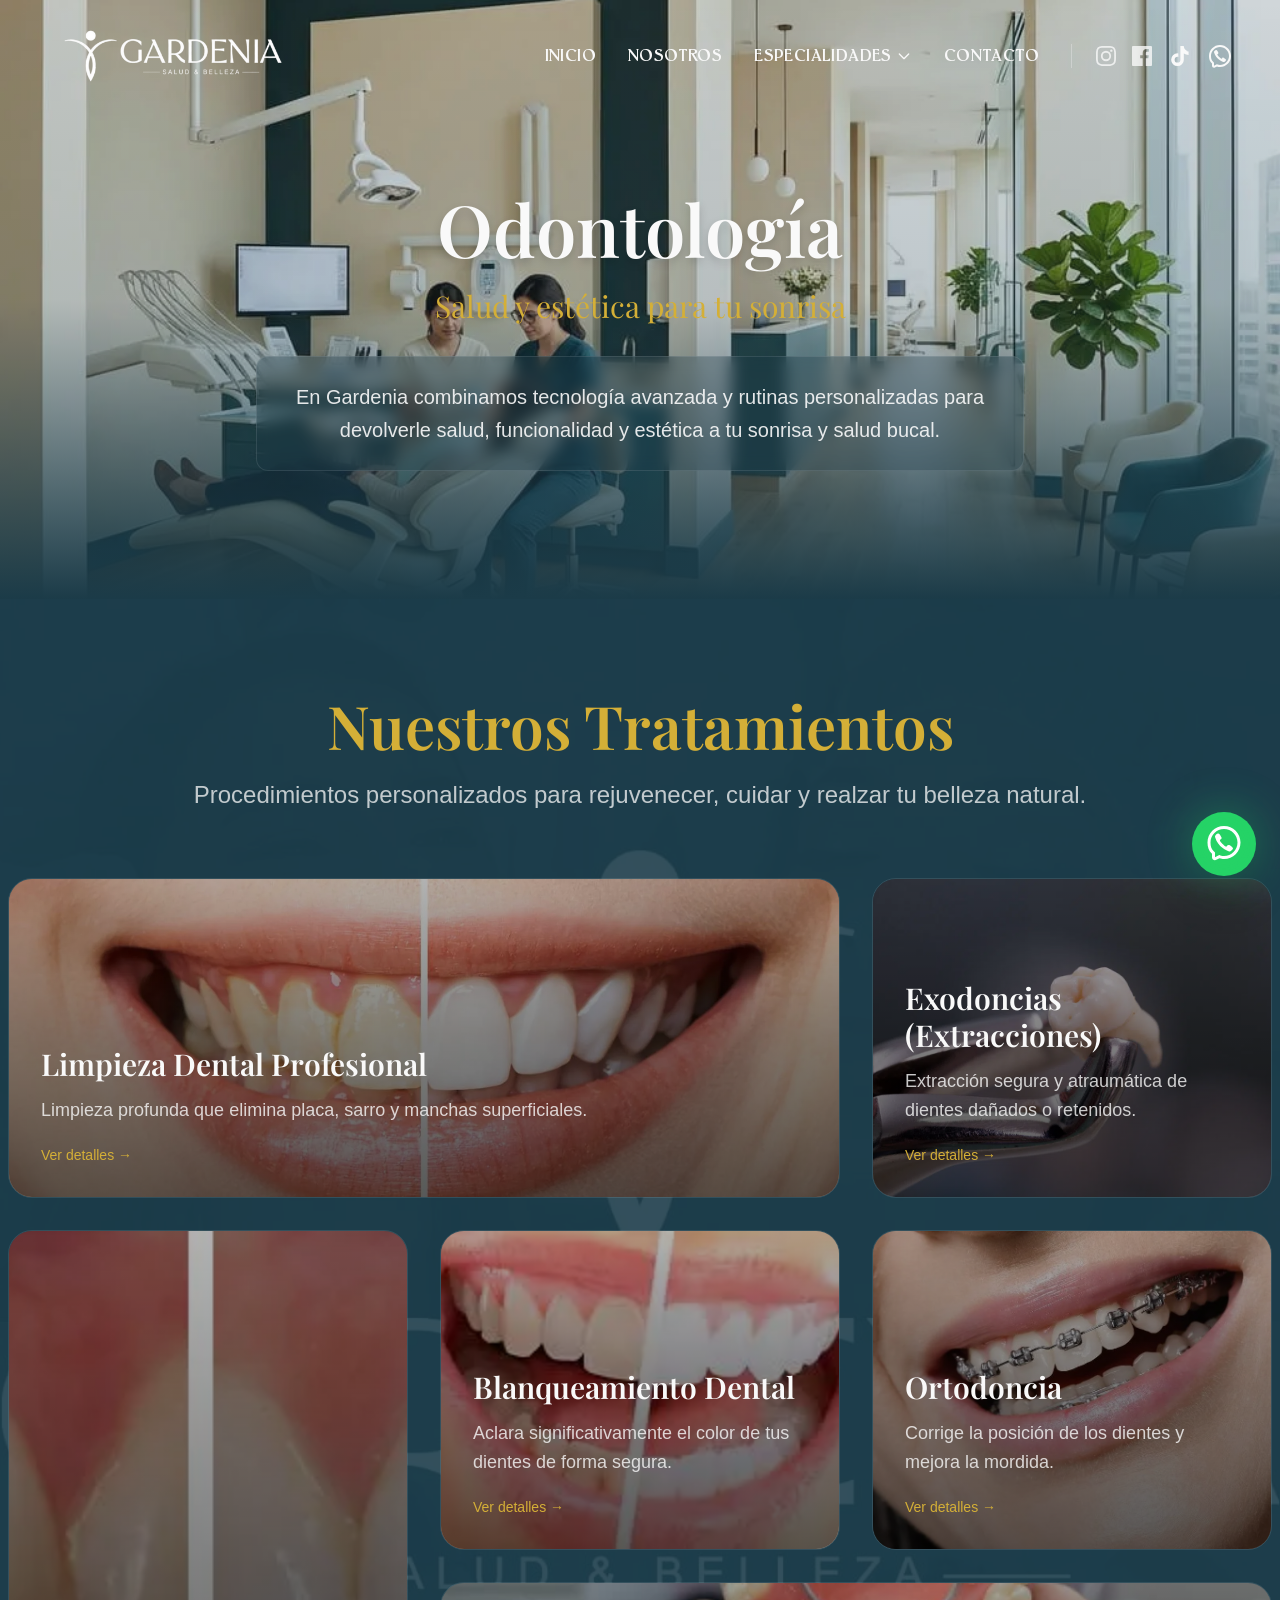
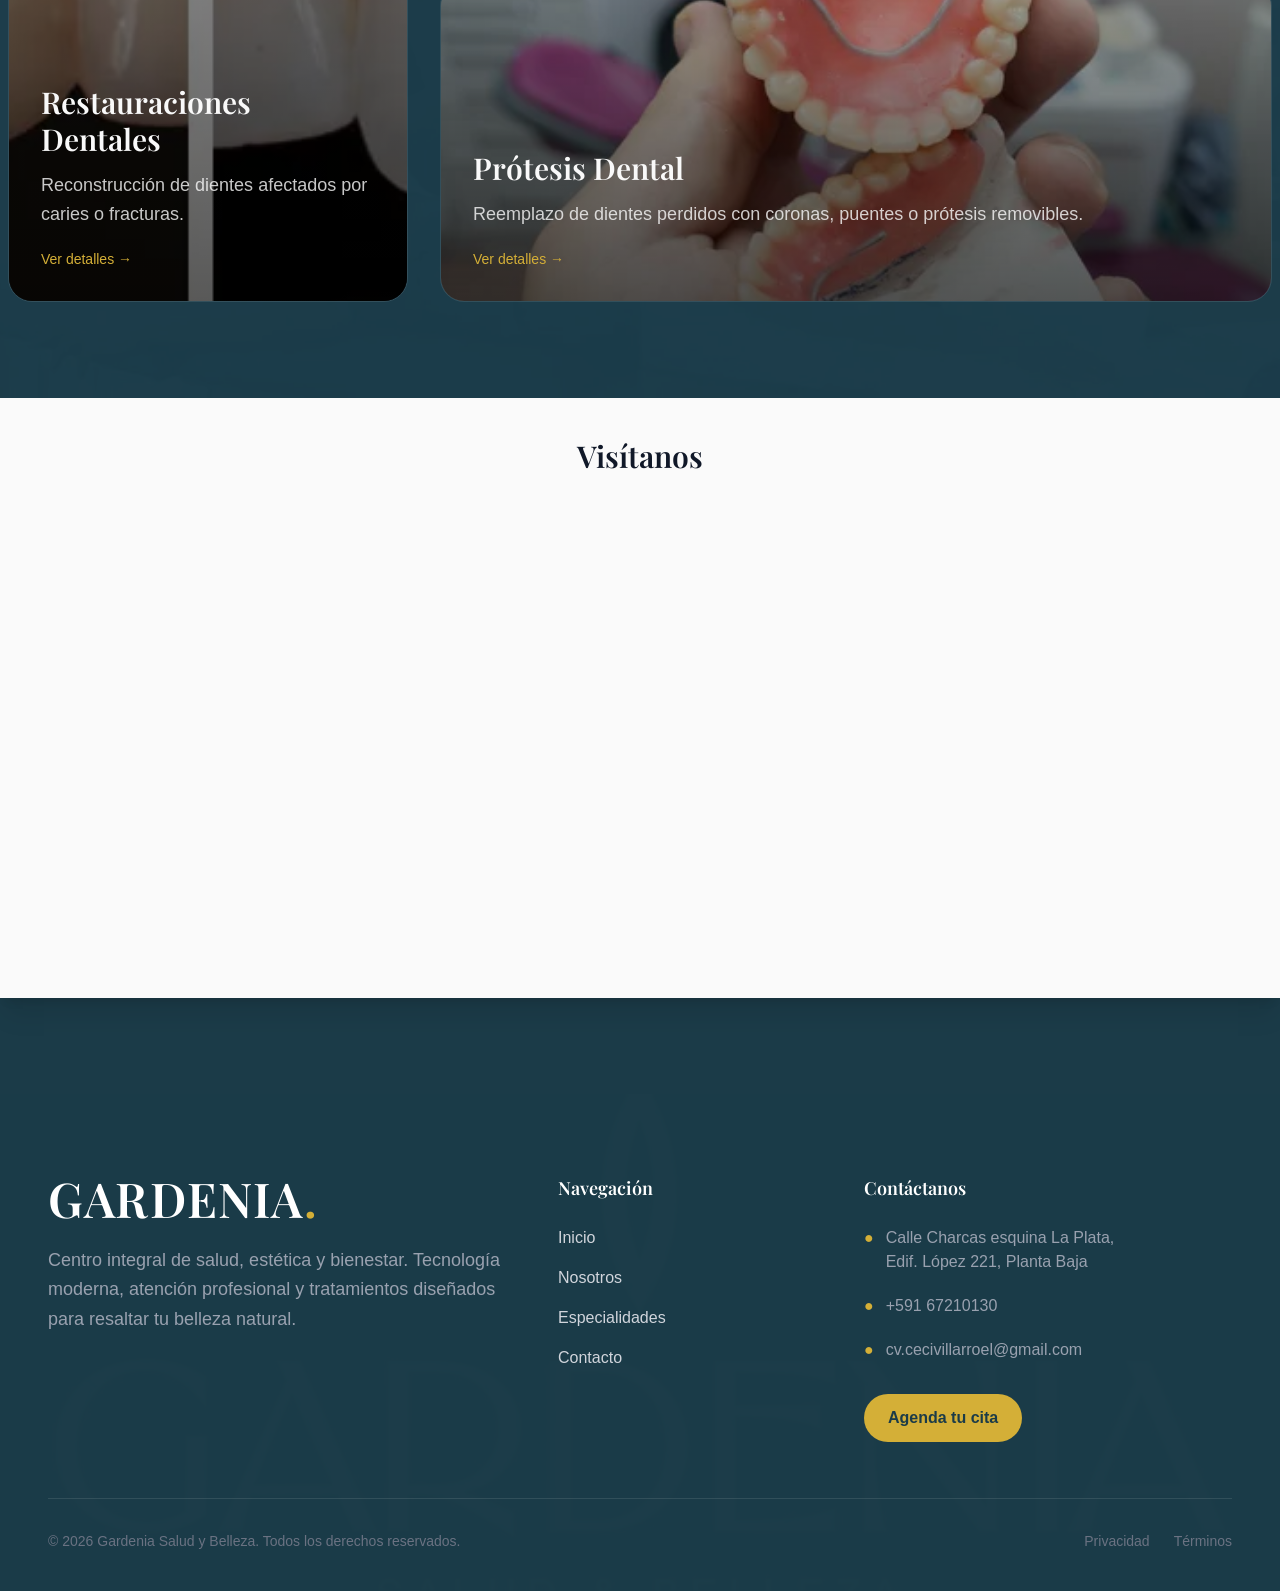
<file: odontologia/index.html>
<!DOCTYPE html><html lang="es" data-astro-cid-37fxchfa> <head><meta charset="UTF-8"><meta name="viewport" content="width=device-width, initial-scale=1.0"><meta name="generator" content="Astro v6.1.8"><title>Odontología | Gardenia Salud y Belleza</title><meta name="description" content="Informacion de odontologia para la clinica Gardenia Salud y Belleza"><link rel="canonical" href="https://gardeniaclinica.com/odontologia/"><!-- Robots --><meta name="robots" content="index, follow, max-image-preview:large"><meta http-equiv="content-language" content="es-bo"><!-- Open Graph --><meta property="og:type" content="website"><meta property="og:locale" content="es_BO"><meta property="og:site_name" content="Gardenia Salud y Belleza"><meta property="og:title" content="Odontología"><meta property="og:description" content="Informacion de odontologia para la clinica Gardenia Salud y Belleza"><meta property="og:url" content="https://gardeniaclinica.com/odontologia/"><meta name="twitter:card" content="summary_large_image"><meta name="twitter:title" content="Odontología"><meta name="twitter:description" content="Informacion de odontologia para la clinica Gardenia Salud y Belleza"><link rel="icon" type="image/png" href="/favicon.ico"><meta name="generator" content="Astro v6.1.8"><link rel="preload" href="/fonts/inter400.woff2" as="font" type="font/woff2" crossorigin><link rel="preload" href="/fonts/inter600.woff2" as="font" type="font/woff2" crossorigin><link rel="preload" href="/fonts/playfair-display400.woff2" as="font" type="font/woff2" crossorigin><link rel="preload" href="/fonts/playfair-display600.woff2" as="font" type="font/woff2" crossorigin><link rel="preload" href="/fonts/Antiqua.woff2" as="font" type="font/woff2" crossorigin><!-- Schema Local Business --><script type="application/ld+json">{"@context":"https://schema.org","@type":"MedicalBusiness","name":"Gardenia Salud y Belleza","description":"Clínica Gardenia Salud y Belleza integral en Oruro, Bolivia","url":"https://GardeniaClinica.com","telephone":"+59167210130","address":{"@type":"PostalAddress","addressLocality":"Oruro","addressCountry":"BO"},"areaServed":"Oruro","priceRange":"$$"}</script><style>@layer properties{@supports (((-webkit-hyphens:none)) and (not (margin-trim:inline))) or ((-moz-orient:inline) and (not (color:rgb(from red r g b)))){*,:before,:after,::backdrop{--tw-translate-x:0;--tw-translate-y:0;--tw-translate-z:0;--tw-scale-x:1;--tw-scale-y:1;--tw-scale-z:1;--tw-rotate-x:initial;--tw-rotate-y:initial;--tw-rotate-z:initial;--tw-skew-x:initial;--tw-skew-y:initial;--tw-space-y-reverse:0;--tw-space-x-reverse:0;--tw-border-style:solid;--tw-gradient-position:initial;--tw-gradient-from:#0000;--tw-gradient-via:#0000;--tw-gradient-to:#0000;--tw-gradient-stops:initial;--tw-gradient-via-stops:initial;--tw-gradient-from-position:0%;--tw-gradient-via-position:50%;--tw-gradient-to-position:100%;--tw-mask-linear:linear-gradient(#fff, #fff);--tw-mask-radial:linear-gradient(#fff, #fff);--tw-mask-conic:linear-gradient(#fff, #fff);--tw-mask-left:linear-gradient(#fff, #fff);--tw-mask-right:linear-gradient(#fff, #fff);--tw-mask-bottom:linear-gradient(#fff, #fff);--tw-mask-top:linear-gradient(#fff, #fff);--tw-mask-top-from-position:0%;--tw-mask-top-to-position:100%;--tw-mask-top-from-color:black;--tw-mask-top-to-color:transparent;--tw-mask-right-from-position:0%;--tw-mask-right-to-position:100%;--tw-mask-right-from-color:black;--tw-mask-right-to-color:transparent;--tw-mask-bottom-from-position:0%;--tw-mask-bottom-to-position:100%;--tw-mask-bottom-from-color:black;--tw-mask-bottom-to-color:transparent;--tw-mask-radial-from-position:0%;--tw-mask-radial-to-position:100%;--tw-mask-radial-from-color:black;--tw-mask-radial-to-color:transparent;--tw-mask-radial-shape:ellipse;--tw-mask-radial-size:farthest-corner;--tw-mask-radial-position:center;--tw-leading:initial;--tw-font-weight:initial;--tw-tracking:initial;--tw-shadow:0 0 #0000;--tw-shadow-color:initial;--tw-shadow-alpha:100%;--tw-inset-shadow:0 0 #0000;--tw-inset-shadow-color:initial;--tw-inset-shadow-alpha:100%;--tw-ring-color:initial;--tw-ring-shadow:0 0 #0000;--tw-inset-ring-color:initial;--tw-inset-ring-shadow:0 0 #0000;--tw-ring-inset:initial;--tw-ring-offset-width:0px;--tw-ring-offset-color:#fff;--tw-ring-offset-shadow:0 0 #0000;--tw-blur:initial;--tw-brightness:initial;--tw-contrast:initial;--tw-grayscale:initial;--tw-hue-rotate:initial;--tw-invert:initial;--tw-opacity:initial;--tw-saturate:initial;--tw-sepia:initial;--tw-drop-shadow:initial;--tw-drop-shadow-color:initial;--tw-drop-shadow-alpha:100%;--tw-drop-shadow-size:initial;--tw-backdrop-blur:initial;--tw-backdrop-brightness:initial;--tw-backdrop-contrast:initial;--tw-backdrop-grayscale:initial;--tw-backdrop-hue-rotate:initial;--tw-backdrop-invert:initial;--tw-backdrop-opacity:initial;--tw-backdrop-saturate:initial;--tw-backdrop-sepia:initial;--tw-duration:initial;--tw-ease:initial;--tw-text-shadow-color:initial;--tw-text-shadow-alpha:100%}}}@layer theme{:root,:host{--font-sans:"Inter", sans-serif;--font-serif:"Playfair Display", serif;--font-mono:ui-monospace, SFMono-Regular, Menlo, Monaco, Consolas, "Liberation Mono", "Courier New", monospace;--color-amber-600:oklch(66.6% .179 58.318);--color-green-500:oklch(72.3% .219 149.579);--color-green-600:oklch(62.7% .194 149.214);--color-emerald-500:oklch(69.6% .17 162.48);--color-emerald-950:oklch(26.2% .051 172.552);--color-gray-100:oklch(96.7% .003 264.542);--color-gray-300:oklch(87.2% .01 258.338);--color-gray-400:oklch(70.7% .022 261.325);--color-gray-500:oklch(55.1% .027 264.364);--color-gray-600:oklch(44.6% .03 256.802);--color-gray-900:oklch(21% .034 264.665);--color-zinc-50:oklch(98.5% 0 0);--color-stone-100:oklch(97% .001 106.424);--color-black:#000;--color-white:#fff;--spacing:.25rem;--container-lg:32rem;--container-2xl:42rem;--container-3xl:48rem;--container-4xl:56rem;--container-7xl:80rem;--text-xs:.75rem;--text-xs--line-height:calc(1 / .75);--text-sm:.875rem;--text-sm--line-height:calc(1.25 / .875);--text-base:1rem;--text-base--line-height: 1.5 ;--text-lg:1.125rem;--text-lg--line-height:calc(1.75 / 1.125);--text-xl:1.25rem;--text-xl--line-height:calc(1.75 / 1.25);--text-2xl:1.5rem;--text-2xl--line-height:calc(2 / 1.5);--text-3xl:1.875rem;--text-3xl--line-height: 1.2 ;--text-4xl:2.25rem;--text-4xl--line-height:calc(2.5 / 2.25);--text-5xl:3rem;--text-5xl--line-height:1;--text-6xl:3.75rem;--text-6xl--line-height:1;--text-7xl:4.5rem;--text-7xl--line-height:1;--font-weight-medium:500;--font-weight-semibold:600;--font-weight-bold:700;--tracking-wide:.025em;--tracking-wider:.05em;--tracking-widest:.1em;--leading-tight:1.25;--leading-relaxed:1.625;--radius-md:.375rem;--radius-xl:.75rem;--radius-2xl:1rem;--radius-3xl:1.5rem;--drop-shadow-sm:0 1px 2px #00000026;--drop-shadow-lg:0 4px 4px #00000026;--ease-in-out:cubic-bezier(.4, 0, .2, 1);--animate-pulse:pulse 2s cubic-bezier(.4, 0, .6, 1) infinite;--blur-sm:8px;--blur-md:12px;--blur-xl:24px;--blur-3xl:64px;--default-transition-duration:.15s;--default-transition-timing-function:cubic-bezier(.4, 0, .2, 1);--default-font-family:var(--font-sans);--default-mono-font-family:var(--font-mono);--color-gold:#d4af37;--color-gold-sand:#e5c482;--color-dark-green:#1b3b48;--color-ivory:#f9f9f9;--font-Segoe-Script:"Segoe Script", cursive;--font-custom:"Rekord Antiqua SemiBold", serif}}@layer base{*,:after,:before,::backdrop{box-sizing:border-box;border:0 solid;margin:0;padding:0}::file-selector-button{box-sizing:border-box;border:0 solid;margin:0;padding:0}html,:host{-webkit-text-size-adjust:100%;tab-size:4;line-height:1.5;font-family:var(--default-font-family,ui-sans-serif, system-ui, sans-serif, "Apple Color Emoji", "Segoe UI Emoji", "Segoe UI Symbol", "Noto Color Emoji");font-feature-settings:var(--default-font-feature-settings,normal);font-variation-settings:var(--default-font-variation-settings,normal);-webkit-tap-highlight-color:transparent}hr{height:0;color:inherit;border-top-width:1px}abbr:where([title]){-webkit-text-decoration:underline dotted;text-decoration:underline dotted}h1,h2,h3,h4,h5,h6{font-size:inherit;font-weight:inherit}a{color:inherit;-webkit-text-decoration:inherit;text-decoration:inherit}b,strong{font-weight:bolder}code,kbd,samp,pre{font-family:var(--default-mono-font-family,ui-monospace, SFMono-Regular, Menlo, Monaco, Consolas, "Liberation Mono", "Courier New", monospace);font-feature-settings:var(--default-mono-font-feature-settings,normal);font-variation-settings:var(--default-mono-font-variation-settings,normal);font-size:1em}small{font-size:80%}sub,sup{vertical-align:baseline;font-size:75%;line-height:0;position:relative}sub{bottom:-.25em}sup{top:-.5em}table{text-indent:0;border-color:inherit;border-collapse:collapse}:-moz-focusring{outline:auto}progress{vertical-align:baseline}summary{display:list-item}ol,ul,menu{list-style:none}img,svg,video,canvas,audio,iframe,embed,object{vertical-align:middle;display:block}img,video{max-width:100%;height:auto}button,input,select,optgroup,textarea{font:inherit;font-feature-settings:inherit;font-variation-settings:inherit;letter-spacing:inherit;color:inherit;opacity:1;background-color:#0000;border-radius:0}::file-selector-button{font:inherit;font-feature-settings:inherit;font-variation-settings:inherit;letter-spacing:inherit;color:inherit;opacity:1;background-color:#0000;border-radius:0}:where(select:is([multiple],[size])) optgroup{font-weight:bolder}:where(select:is([multiple],[size])) optgroup option{padding-inline-start:20px}::file-selector-button{margin-inline-end:4px}::placeholder{opacity:1}@supports (not ((-webkit-appearance:-apple-pay-button))) or (contain-intrinsic-size:1px){::placeholder{color:currentColor}@supports (color:color-mix(in lab,red,red)){::placeholder{color:color-mix(in oklab,currentcolor 50%,transparent)}}}textarea{resize:vertical}::-webkit-search-decoration{-webkit-appearance:none}::-webkit-date-and-time-value{min-height:1lh;text-align:inherit}::-webkit-datetime-edit{display:inline-flex}::-webkit-datetime-edit-fields-wrapper{padding:0}::-webkit-datetime-edit{padding-block:0}::-webkit-datetime-edit-year-field{padding-block:0}::-webkit-datetime-edit-month-field{padding-block:0}::-webkit-datetime-edit-day-field{padding-block:0}::-webkit-datetime-edit-hour-field{padding-block:0}::-webkit-datetime-edit-minute-field{padding-block:0}::-webkit-datetime-edit-second-field{padding-block:0}::-webkit-datetime-edit-millisecond-field{padding-block:0}::-webkit-datetime-edit-meridiem-field{padding-block:0}::-webkit-calendar-picker-indicator{line-height:1}:-moz-ui-invalid{box-shadow:none}button,input:where([type=button],[type=reset],[type=submit]){appearance:button}::file-selector-button{appearance:button}::-webkit-inner-spin-button{height:auto}::-webkit-outer-spin-button{height:auto}[hidden]:where(:not([hidden=until-found])){display:none!important}}@layer components;@layer utilities{.invisible{visibility:hidden}.visible{visibility:visible}.sr-only{clip-path:inset(50%);white-space:nowrap;border-width:0;width:1px;height:1px;margin:-1px;padding:0;position:absolute;overflow:hidden}.absolute{position:absolute}.fixed{position:fixed}.relative{position:relative}.static{position:static}.inset-0{inset:calc(var(--spacing) * 0)}.start{inset-inline-start:var(--spacing)}.top-0{top:calc(var(--spacing) * 0)}.top-1\/2{top:50%}.top-6{top:calc(var(--spacing) * 6)}.right-0{right:calc(var(--spacing) * 0)}.right-6{right:calc(var(--spacing) * 6)}.right-8{right:calc(var(--spacing) * 8)}.right-20{right:calc(var(--spacing) * 20)}.bottom-0{bottom:calc(var(--spacing) * 0)}.bottom-6{bottom:calc(var(--spacing) * 6)}.bottom-12{bottom:calc(var(--spacing) * 12)}.left-0{left:calc(var(--spacing) * 0)}.z-0{z-index:0}.z-10{z-index:10}.z-20{z-index:20}.z-30{z-index:30}.z-40{z-index:40}.z-50{z-index:50}.container{width:100%}@media(min-width:40rem){.container{max-width:40rem}}@media(min-width:48rem){.container{max-width:48rem}}@media(min-width:64rem){.container{max-width:64rem}}@media(min-width:80rem){.container{max-width:80rem}}@media(min-width:96rem){.container{max-width:96rem}}.mx-auto{margin-inline:auto}.mt-0\.5{margin-top:calc(var(--spacing) * .5)}.mt-2{margin-top:calc(var(--spacing) * 2)}.mt-3{margin-top:calc(var(--spacing) * 3)}.mt-4{margin-top:calc(var(--spacing) * 4)}.mt-5{margin-top:calc(var(--spacing) * 5)}.mt-8{margin-top:calc(var(--spacing) * 8)}.mt-10{margin-top:calc(var(--spacing) * 10)}.mt-14{margin-top:calc(var(--spacing) * 14)}.mt-24{margin-top:calc(var(--spacing) * 24)}.mt-auto{margin-top:auto}.mr-4{margin-right:calc(var(--spacing) * 4)}.mb-0{margin-bottom:calc(var(--spacing) * 0)}.mb-1{margin-bottom:calc(var(--spacing) * 1)}.mb-2{margin-bottom:calc(var(--spacing) * 2)}.mb-3{margin-bottom:calc(var(--spacing) * 3)}.mb-4{margin-bottom:calc(var(--spacing) * 4)}.mb-5{margin-bottom:calc(var(--spacing) * 5)}.mb-6{margin-bottom:calc(var(--spacing) * 6)}.mb-8{margin-bottom:calc(var(--spacing) * 8)}.mb-12{margin-bottom:calc(var(--spacing) * 12)}.mb-16{margin-bottom:calc(var(--spacing) * 16)}.ml-2{margin-left:calc(var(--spacing) * 2)}.ml-auto{margin-left:auto}.line-clamp-3{-webkit-line-clamp:3;-webkit-box-orient:vertical;display:-webkit-box;overflow:hidden}.block{display:block}.flex{display:flex}.grid{display:grid}.hidden{display:none}.inline-block{display:inline-block}.inline-flex{display:inline-flex}.aspect-\[4\/3\]{aspect-ratio:4/3}.aspect-\[4\/5\]{aspect-ratio:4/5}.aspect-square{aspect-ratio:1}.h-1{height:calc(var(--spacing) * 1)}.h-3{height:calc(var(--spacing) * 3)}.h-4{height:calc(var(--spacing) * 4)}.h-5{height:calc(var(--spacing) * 5)}.h-6{height:calc(var(--spacing) * 6)}.h-8{height:calc(var(--spacing) * 8)}.h-12{height:calc(var(--spacing) * 12)}.h-14{height:calc(var(--spacing) * 14)}.h-16{height:calc(var(--spacing) * 16)}.h-56{height:calc(var(--spacing) * 56)}.h-96{height:calc(var(--spacing) * 96)}.h-\[520px\]{height:520px}.h-full{height:100%}.h-screen{height:100vh}.max-h-\[92vh\]{max-height:92vh}.min-h-0{min-height:calc(var(--spacing) * 0)}.min-h-\[85vh\]{min-height:85vh}.min-h-screen{min-height:100vh}.w-1\/2{width:50%}.w-3{width:calc(var(--spacing) * 3)}.w-4{width:calc(var(--spacing) * 4)}.w-5{width:calc(var(--spacing) * 5)}.w-6{width:calc(var(--spacing) * 6)}.w-8{width:calc(var(--spacing) * 8)}.w-12{width:calc(var(--spacing) * 12)}.w-14{width:calc(var(--spacing) * 14)}.w-16{width:calc(var(--spacing) * 16)}.w-24{width:calc(var(--spacing) * 24)}.w-28{width:calc(var(--spacing) * 28)}.w-64{width:calc(var(--spacing) * 64)}.w-96{width:calc(var(--spacing) * 96)}.w-full{width:100%}.w-max{width:max-content}.max-w-2xl{max-width:var(--container-2xl)}.max-w-3xl{max-width:var(--container-3xl)}.max-w-4xl{max-width:var(--container-4xl)}.max-w-7xl{max-width:var(--container-7xl)}.max-w-lg{max-width:var(--container-lg)}.flex-1{flex:1}.flex-grow{flex-grow:1}.translate-x-full{--tw-translate-x:100%;translate:var(--tw-translate-x) var(--tw-translate-y)}.-translate-y-1\/2{--tw-translate-y: -50% ;translate:var(--tw-translate-x) var(--tw-translate-y)}.scale-100{--tw-scale-x:100%;--tw-scale-y:100%;--tw-scale-z:100%;scale:var(--tw-scale-x) var(--tw-scale-y)}.transform{transform:var(--tw-rotate-x,) var(--tw-rotate-y,) var(--tw-rotate-z,) var(--tw-skew-x,) var(--tw-skew-y,)}.animate-pulse{animation:var(--animate-pulse)}.cursor-pointer{cursor:pointer}.auto-rows-\[320px\]{grid-auto-rows:320px}.grid-cols-1{grid-template-columns:repeat(1,minmax(0,1fr))}.grid-cols-2{grid-template-columns:repeat(2,minmax(0,1fr))}.grid-cols-4{grid-template-columns:repeat(4,minmax(0,1fr))}.flex-col{flex-direction:column}.items-center{align-items:center}.items-end{align-items:flex-end}.items-start{align-items:flex-start}.justify-between{justify-content:space-between}.justify-center{justify-content:center}.justify-end{justify-content:flex-end}.gap-1{gap:calc(var(--spacing) * 1)}.gap-2{gap:calc(var(--spacing) * 2)}.gap-3{gap:calc(var(--spacing) * 3)}.gap-4{gap:calc(var(--spacing) * 4)}.gap-6{gap:calc(var(--spacing) * 6)}.gap-8{gap:calc(var(--spacing) * 8)}.gap-10{gap:calc(var(--spacing) * 10)}.gap-12{gap:calc(var(--spacing) * 12)}:where(.space-y-4>:not(:last-child)){--tw-space-y-reverse:0;margin-block-start:calc(calc(var(--spacing) * 4) * var(--tw-space-y-reverse));margin-block-end:calc(calc(var(--spacing) * 4) * calc(1 - var(--tw-space-y-reverse)))}:where(.space-y-5>:not(:last-child)){--tw-space-y-reverse:0;margin-block-start:calc(calc(var(--spacing) * 5) * var(--tw-space-y-reverse));margin-block-end:calc(calc(var(--spacing) * 5) * calc(1 - var(--tw-space-y-reverse)))}:where(.space-y-6>:not(:last-child)){--tw-space-y-reverse:0;margin-block-start:calc(calc(var(--spacing) * 6) * var(--tw-space-y-reverse));margin-block-end:calc(calc(var(--spacing) * 6) * calc(1 - var(--tw-space-y-reverse)))}:where(.space-y-8>:not(:last-child)){--tw-space-y-reverse:0;margin-block-start:calc(calc(var(--spacing) * 8) * var(--tw-space-y-reverse));margin-block-end:calc(calc(var(--spacing) * 8) * calc(1 - var(--tw-space-y-reverse)))}:where(.space-x-4>:not(:last-child)){--tw-space-x-reverse:0;margin-inline-start:calc(calc(var(--spacing) * 4) * var(--tw-space-x-reverse));margin-inline-end:calc(calc(var(--spacing) * 4) * calc(1 - var(--tw-space-x-reverse)))}:where(.space-x-6>:not(:last-child)){--tw-space-x-reverse:0;margin-inline-start:calc(calc(var(--spacing) * 6) * var(--tw-space-x-reverse));margin-inline-end:calc(calc(var(--spacing) * 6) * calc(1 - var(--tw-space-x-reverse)))}:where(.space-x-8>:not(:last-child)){--tw-space-x-reverse:0;margin-inline-start:calc(calc(var(--spacing) * 8) * var(--tw-space-x-reverse));margin-inline-end:calc(calc(var(--spacing) * 8) * calc(1 - var(--tw-space-x-reverse)))}.truncate{text-overflow:ellipsis;white-space:nowrap;overflow:hidden}.overflow-hidden{overflow:hidden}.overflow-y-auto{overflow-y:auto}.rounded-2xl{border-radius:var(--radius-2xl)}.rounded-3xl{border-radius:var(--radius-3xl)}.rounded-full{border-radius:3.40282e38px}.rounded-md{border-radius:var(--radius-md)}.rounded-xl{border-radius:var(--radius-xl)}.border{border-style:var(--tw-border-style);border-width:1px}.border-t{border-top-style:var(--tw-border-style);border-top-width:1px}.border-b{border-bottom-style:var(--tw-border-style);border-bottom-width:1px}.border-l{border-left-style:var(--tw-border-style);border-left-width:1px}.border-gold\/20{border-color:#d4af3733}@supports (color:color-mix(in lab,red,red)){.border-gold\/20{border-color:color-mix(in oklab,var(--color-gold) 20%,transparent)}}.border-gold\/30{border-color:#d4af374d}@supports (color:color-mix(in lab,red,red)){.border-gold\/30{border-color:color-mix(in oklab,var(--color-gold) 30%,transparent)}}.border-gray-100{border-color:var(--color-gray-100)}.border-ivory\/10{border-color:#f9f9f91a}@supports (color:color-mix(in lab,red,red)){.border-ivory\/10{border-color:color-mix(in oklab,var(--color-ivory) 10%,transparent)}}.border-ivory\/20{border-color:#f9f9f933}@supports (color:color-mix(in lab,red,red)){.border-ivory\/20{border-color:color-mix(in oklab,var(--color-ivory) 20%,transparent)}}.border-ivory\/30{border-color:#f9f9f94d}@supports (color:color-mix(in lab,red,red)){.border-ivory\/30{border-color:color-mix(in oklab,var(--color-ivory) 30%,transparent)}}.border-white\/5{border-color:#ffffff0d}@supports (color:color-mix(in lab,red,red)){.border-white\/5{border-color:color-mix(in oklab,var(--color-white) 5%,transparent)}}.border-white\/10{border-color:#ffffff1a}@supports (color:color-mix(in lab,red,red)){.border-white\/10{border-color:color-mix(in oklab,var(--color-white) 10%,transparent)}}.border-white\/40{border-color:#fff6}@supports (color:color-mix(in lab,red,red)){.border-white\/40{border-color:color-mix(in oklab,var(--color-white) 40%,transparent)}}.bg-\[\#25D366\]{background-color:#25d366}.bg-black\/20{background-color:#0003}@supports (color:color-mix(in lab,red,red)){.bg-black\/20{background-color:color-mix(in oklab,var(--color-black) 20%,transparent)}}.bg-black\/80{background-color:#000c}@supports (color:color-mix(in lab,red,red)){.bg-black\/80{background-color:color-mix(in oklab,var(--color-black) 80%,transparent)}}.bg-dark-green{background-color:var(--color-dark-green)}.bg-dark-green\/20{background-color:#1b3b4833}@supports (color:color-mix(in lab,red,red)){.bg-dark-green\/20{background-color:color-mix(in oklab,var(--color-dark-green) 20%,transparent)}}.bg-dark-green\/30{background-color:#1b3b484d}@supports (color:color-mix(in lab,red,red)){.bg-dark-green\/30{background-color:color-mix(in oklab,var(--color-dark-green) 30%,transparent)}}.bg-dark-green\/88{background-color:#1b3b48e0}@supports (color:color-mix(in lab,red,red)){.bg-dark-green\/88{background-color:color-mix(in oklab,var(--color-dark-green) 88%,transparent)}}.bg-dark-green\/95{background-color:#1b3b48f2}@supports (color:color-mix(in lab,red,red)){.bg-dark-green\/95{background-color:color-mix(in oklab,var(--color-dark-green) 95%,transparent)}}.bg-emerald-500\/5{background-color:#00bb7f0d}@supports (color:color-mix(in lab,red,red)){.bg-emerald-500\/5{background-color:color-mix(in oklab,var(--color-emerald-500) 5%,transparent)}}.bg-gold{background-color:var(--color-gold)}.bg-gold-sand{background-color:var(--color-gold-sand)}.bg-gold\/5{background-color:#d4af370d}@supports (color:color-mix(in lab,red,red)){.bg-gold\/5{background-color:color-mix(in oklab,var(--color-gold) 5%,transparent)}}.bg-green-600{background-color:var(--color-green-600)}.bg-ivory\/10{background-color:#f9f9f91a}@supports (color:color-mix(in lab,red,red)){.bg-ivory\/10{background-color:color-mix(in oklab,var(--color-ivory) 10%,transparent)}}.bg-transparent{background-color:#0000}.bg-white{background-color:var(--color-white)}.bg-white\/5{background-color:#ffffff0d}@supports (color:color-mix(in lab,red,red)){.bg-white\/5{background-color:color-mix(in oklab,var(--color-white) 5%,transparent)}}.bg-zinc-50{background-color:var(--color-zinc-50)}.bg-gradient-to-b{--tw-gradient-position:to bottom in oklab;background-image:linear-gradient(var(--tw-gradient-stops))}.bg-gradient-to-br{--tw-gradient-position:to bottom right in oklab;background-image:linear-gradient(var(--tw-gradient-stops))}.bg-gradient-to-r{--tw-gradient-position:to right in oklab;background-image:linear-gradient(var(--tw-gradient-stops))}.bg-gradient-to-t{--tw-gradient-position:to top in oklab;background-image:linear-gradient(var(--tw-gradient-stops))}.bg-\[url\(\'\/images\/CarruselGardenia1\.webp\'\)\]{background-image:url(/images/CarruselGardenia1.webp)}.bg-\[url\(\'\/images\/esteticaCarrusel\.webp\'\)\]{background-image:url(/images/esteticaCarrusel.webp)}.bg-\[url\(\'\/images\/fisioCarrusel\.webp\'\)\]{background-image:url(/images/fisioCarrusel.webp)}.bg-\[url\(\'\/images\/odontologiaCarrusel\.webp\'\)\]{background-image:url(/images/odontologiaCarrusel.webp)}.from-black\/20{--tw-gradient-from:#0003}@supports (color:color-mix(in lab,red,red)){.from-black\/20{--tw-gradient-from:color-mix(in oklab, var(--color-black) 20%, transparent)}}.from-black\/20{--tw-gradient-stops:var(--tw-gradient-via-stops,var(--tw-gradient-position), var(--tw-gradient-from) var(--tw-gradient-from-position), var(--tw-gradient-to) var(--tw-gradient-to-position))}.from-black\/65{--tw-gradient-from:#000000a6}@supports (color:color-mix(in lab,red,red)){.from-black\/65{--tw-gradient-from:color-mix(in oklab, var(--color-black) 65%, transparent)}}.from-black\/65{--tw-gradient-stops:var(--tw-gradient-via-stops,var(--tw-gradient-position), var(--tw-gradient-from) var(--tw-gradient-from-position), var(--tw-gradient-to) var(--tw-gradient-to-position))}.from-black\/85{--tw-gradient-from:#000000d9}@supports (color:color-mix(in lab,red,red)){.from-black\/85{--tw-gradient-from:color-mix(in oklab, var(--color-black) 85%, transparent)}}.from-black\/85{--tw-gradient-stops:var(--tw-gradient-via-stops,var(--tw-gradient-position), var(--tw-gradient-from) var(--tw-gradient-from-position), var(--tw-gradient-to) var(--tw-gradient-to-position))}.from-dark-green{--tw-gradient-from:var(--color-dark-green);--tw-gradient-stops:var(--tw-gradient-via-stops,var(--tw-gradient-position), var(--tw-gradient-from) var(--tw-gradient-from-position), var(--tw-gradient-to) var(--tw-gradient-to-position))}.from-dark-green\/20{--tw-gradient-from:#1b3b4833}@supports (color:color-mix(in lab,red,red)){.from-dark-green\/20{--tw-gradient-from:color-mix(in oklab, var(--color-dark-green) 20%, transparent)}}.from-dark-green\/20{--tw-gradient-stops:var(--tw-gradient-via-stops,var(--tw-gradient-position), var(--tw-gradient-from) var(--tw-gradient-from-position), var(--tw-gradient-to) var(--tw-gradient-to-position))}.from-gold{--tw-gradient-from:var(--color-gold);--tw-gradient-stops:var(--tw-gradient-via-stops,var(--tw-gradient-position), var(--tw-gradient-from) var(--tw-gradient-from-position), var(--tw-gradient-to) var(--tw-gradient-to-position))}.from-zinc-50{--tw-gradient-from:var(--color-zinc-50);--tw-gradient-stops:var(--tw-gradient-via-stops,var(--tw-gradient-position), var(--tw-gradient-from) var(--tw-gradient-from-position), var(--tw-gradient-to) var(--tw-gradient-to-position))}.via-black\/40{--tw-gradient-via:#0006}@supports (color:color-mix(in lab,red,red)){.via-black\/40{--tw-gradient-via:color-mix(in oklab, var(--color-black) 40%, transparent)}}.via-black\/40{--tw-gradient-via-stops:var(--tw-gradient-position), var(--tw-gradient-from) var(--tw-gradient-from-position), var(--tw-gradient-via) var(--tw-gradient-via-position), var(--tw-gradient-to) var(--tw-gradient-to-position);--tw-gradient-stops:var(--tw-gradient-via-stops)}.via-black\/50{--tw-gradient-via:#00000080}@supports (color:color-mix(in lab,red,red)){.via-black\/50{--tw-gradient-via:color-mix(in oklab, var(--color-black) 50%, transparent)}}.via-black\/50{--tw-gradient-via-stops:var(--tw-gradient-position), var(--tw-gradient-from) var(--tw-gradient-from-position), var(--tw-gradient-via) var(--tw-gradient-via-position), var(--tw-gradient-to) var(--tw-gradient-to-position);--tw-gradient-stops:var(--tw-gradient-via-stops)}.via-dark-green\/10{--tw-gradient-via:#1b3b481a}@supports (color:color-mix(in lab,red,red)){.via-dark-green\/10{--tw-gradient-via:color-mix(in oklab, var(--color-dark-green) 10%, transparent)}}.via-dark-green\/10{--tw-gradient-via-stops:var(--tw-gradient-position), var(--tw-gradient-from) var(--tw-gradient-from-position), var(--tw-gradient-via) var(--tw-gradient-via-position), var(--tw-gradient-to) var(--tw-gradient-to-position);--tw-gradient-stops:var(--tw-gradient-via-stops)}.via-dark-green\/20{--tw-gradient-via:#1b3b4833}@supports (color:color-mix(in lab,red,red)){.via-dark-green\/20{--tw-gradient-via:color-mix(in oklab, var(--color-dark-green) 20%, transparent)}}.via-dark-green\/20{--tw-gradient-via-stops:var(--tw-gradient-position), var(--tw-gradient-from) var(--tw-gradient-from-position), var(--tw-gradient-via) var(--tw-gradient-via-position), var(--tw-gradient-to) var(--tw-gradient-to-position);--tw-gradient-stops:var(--tw-gradient-via-stops)}.via-dark-green\/95{--tw-gradient-via:#1b3b48f2}@supports (color:color-mix(in lab,red,red)){.via-dark-green\/95{--tw-gradient-via:color-mix(in oklab, var(--color-dark-green) 95%, transparent)}}.via-dark-green\/95{--tw-gradient-via-stops:var(--tw-gradient-position), var(--tw-gradient-from) var(--tw-gradient-from-position), var(--tw-gradient-via) var(--tw-gradient-via-position), var(--tw-gradient-to) var(--tw-gradient-to-position);--tw-gradient-stops:var(--tw-gradient-via-stops)}.to-amber-600{--tw-gradient-to:var(--color-amber-600);--tw-gradient-stops:var(--tw-gradient-via-stops,var(--tw-gradient-position), var(--tw-gradient-from) var(--tw-gradient-from-position), var(--tw-gradient-to) var(--tw-gradient-to-position))}.to-black\/10{--tw-gradient-to:#0000001a}@supports (color:color-mix(in lab,red,red)){.to-black\/10{--tw-gradient-to:color-mix(in oklab, var(--color-black) 10%, transparent)}}.to-black\/10{--tw-gradient-stops:var(--tw-gradient-via-stops,var(--tw-gradient-position), var(--tw-gradient-from) var(--tw-gradient-from-position), var(--tw-gradient-to) var(--tw-gradient-to-position))}.to-black\/30{--tw-gradient-to:#0000004d}@supports (color:color-mix(in lab,red,red)){.to-black\/30{--tw-gradient-to:color-mix(in oklab, var(--color-black) 30%, transparent)}}.to-black\/30{--tw-gradient-stops:var(--tw-gradient-via-stops,var(--tw-gradient-position), var(--tw-gradient-from) var(--tw-gradient-from-position), var(--tw-gradient-to) var(--tw-gradient-to-position))}.to-dark-green{--tw-gradient-to:var(--color-dark-green);--tw-gradient-stops:var(--tw-gradient-via-stops,var(--tw-gradient-position), var(--tw-gradient-from) var(--tw-gradient-from-position), var(--tw-gradient-to) var(--tw-gradient-to-position))}.to-dark-green\/30{--tw-gradient-to:#1b3b484d}@supports (color:color-mix(in lab,red,red)){.to-dark-green\/30{--tw-gradient-to:color-mix(in oklab, var(--color-dark-green) 30%, transparent)}}.to-dark-green\/30{--tw-gradient-stops:var(--tw-gradient-via-stops,var(--tw-gradient-position), var(--tw-gradient-from) var(--tw-gradient-from-position), var(--tw-gradient-to) var(--tw-gradient-to-position))}.to-dark-green\/40{--tw-gradient-to:#1b3b4866}@supports (color:color-mix(in lab,red,red)){.to-dark-green\/40{--tw-gradient-to:color-mix(in oklab, var(--color-dark-green) 40%, transparent)}}.to-dark-green\/40{--tw-gradient-stops:var(--tw-gradient-via-stops,var(--tw-gradient-position), var(--tw-gradient-from) var(--tw-gradient-from-position), var(--tw-gradient-to) var(--tw-gradient-to-position))}.to-stone-100{--tw-gradient-to:var(--color-stone-100);--tw-gradient-stops:var(--tw-gradient-via-stops,var(--tw-gradient-position), var(--tw-gradient-from) var(--tw-gradient-from-position), var(--tw-gradient-to) var(--tw-gradient-to-position))}.to-transparent{--tw-gradient-to:transparent;--tw-gradient-stops:var(--tw-gradient-via-stops,var(--tw-gradient-position), var(--tw-gradient-from) var(--tw-gradient-from-position), var(--tw-gradient-to) var(--tw-gradient-to-position))}.mask-t-from-80\%{-webkit-mask-image:var(--tw-mask-linear),var(--tw-mask-radial),var(--tw-mask-conic);mask-image:var(--tw-mask-linear),var(--tw-mask-radial),var(--tw-mask-conic);--tw-mask-linear:var(--tw-mask-left), var(--tw-mask-right), var(--tw-mask-bottom), var(--tw-mask-top);--tw-mask-top:linear-gradient(to top, var(--tw-mask-top-from-color) var(--tw-mask-top-from-position), var(--tw-mask-top-to-color) var(--tw-mask-top-to-position));--tw-mask-top-from-position:80%;-webkit-mask-composite:source-in;mask-composite:intersect}.mask-r-from-55\%{-webkit-mask-image:var(--tw-mask-linear),var(--tw-mask-radial),var(--tw-mask-conic);mask-image:var(--tw-mask-linear),var(--tw-mask-radial),var(--tw-mask-conic);--tw-mask-linear:var(--tw-mask-left), var(--tw-mask-right), var(--tw-mask-bottom), var(--tw-mask-top);--tw-mask-right:linear-gradient(to right, var(--tw-mask-right-from-color) var(--tw-mask-right-from-position), var(--tw-mask-right-to-color) var(--tw-mask-right-to-position));--tw-mask-right-from-position:55%;-webkit-mask-composite:source-in;mask-composite:intersect}.mask-b-from-60\%{-webkit-mask-image:var(--tw-mask-linear),var(--tw-mask-radial),var(--tw-mask-conic);mask-image:var(--tw-mask-linear),var(--tw-mask-radial),var(--tw-mask-conic);--tw-mask-linear:var(--tw-mask-left), var(--tw-mask-right), var(--tw-mask-bottom), var(--tw-mask-top);--tw-mask-bottom:linear-gradient(to bottom, var(--tw-mask-bottom-from-color) var(--tw-mask-bottom-from-position), var(--tw-mask-bottom-to-color) var(--tw-mask-bottom-to-position));--tw-mask-bottom-from-position:60%;-webkit-mask-composite:source-in;mask-composite:intersect}.mask-b-from-70\%{-webkit-mask-image:var(--tw-mask-linear),var(--tw-mask-radial),var(--tw-mask-conic);mask-image:var(--tw-mask-linear),var(--tw-mask-radial),var(--tw-mask-conic);--tw-mask-linear:var(--tw-mask-left), var(--tw-mask-right), var(--tw-mask-bottom), var(--tw-mask-top);--tw-mask-bottom:linear-gradient(to bottom, var(--tw-mask-bottom-from-color) var(--tw-mask-bottom-from-position), var(--tw-mask-bottom-to-color) var(--tw-mask-bottom-to-position));--tw-mask-bottom-from-position:70%;-webkit-mask-composite:source-in;mask-composite:intersect}.mask-radial-\[100\%_100\%\]{-webkit-mask-image:var(--tw-mask-linear),var(--tw-mask-radial),var(--tw-mask-conic);mask-image:var(--tw-mask-linear),var(--tw-mask-radial),var(--tw-mask-conic);--tw-mask-radial:radial-gradient(var(--tw-mask-radial-stops,var(--tw-mask-radial-size)));--tw-mask-radial-size:100% 100%;-webkit-mask-composite:source-in;mask-composite:intersect}.mask-radial-from-75\%{-webkit-mask-image:var(--tw-mask-linear),var(--tw-mask-radial),var(--tw-mask-conic);mask-image:var(--tw-mask-linear),var(--tw-mask-radial),var(--tw-mask-conic);--tw-mask-radial-stops:var(--tw-mask-radial-shape) var(--tw-mask-radial-size) at var(--tw-mask-radial-position), var(--tw-mask-radial-from-color) var(--tw-mask-radial-from-position), var(--tw-mask-radial-to-color) var(--tw-mask-radial-to-position);--tw-mask-radial:radial-gradient(var(--tw-mask-radial-stops));--tw-mask-radial-from-position:75%;-webkit-mask-composite:source-in;mask-composite:intersect}.mask-radial-at-right{--tw-mask-radial-position:right}.bg-cover{background-size:cover}.bg-center{background-position:50%}.bg-no-repeat{background-repeat:no-repeat}.fill-white{fill:var(--color-white)}.object-cover{object-fit:cover}.p-4{padding:calc(var(--spacing) * 4)}.p-6{padding:calc(var(--spacing) * 6)}.p-8{padding:calc(var(--spacing) * 8)}.p-10{padding:calc(var(--spacing) * 10)}.px-4{padding-inline:calc(var(--spacing) * 4)}.px-6{padding-inline:calc(var(--spacing) * 6)}.px-8{padding-inline:calc(var(--spacing) * 8)}.px-10{padding-inline:calc(var(--spacing) * 10)}.py-2{padding-block:calc(var(--spacing) * 2)}.py-3{padding-block:calc(var(--spacing) * 3)}.py-4{padding-block:calc(var(--spacing) * 4)}.py-6{padding-block:calc(var(--spacing) * 6)}.py-10{padding-block:calc(var(--spacing) * 10)}.py-16{padding-block:calc(var(--spacing) * 16)}.py-20{padding-block:calc(var(--spacing) * 20)}.py-24{padding-block:calc(var(--spacing) * 24)}.pt-6{padding-top:calc(var(--spacing) * 6)}.pt-8{padding-top:calc(var(--spacing) * 8)}.pt-10{padding-top:calc(var(--spacing) * 10)}.pt-20{padding-top:calc(var(--spacing) * 20)}.pt-32{padding-top:calc(var(--spacing) * 32)}.pr-0{padding-right:calc(var(--spacing) * 0)}.pr-4{padding-right:calc(var(--spacing) * 4)}.pb-2{padding-bottom:calc(var(--spacing) * 2)}.pb-10{padding-bottom:calc(var(--spacing) * 10)}.pb-16{padding-bottom:calc(var(--spacing) * 16)}.pl-6{padding-left:calc(var(--spacing) * 6)}.text-center{text-align:center}.text-right{text-align:right}.font-Segoe-Script{font-family:var(--font-Segoe-Script)}.font-serif{font-family:var(--font-serif)}.text-2xl{font-size:var(--text-2xl);line-height:var(--tw-leading,var(--text-2xl--line-height))}.text-3xl{font-size:var(--text-3xl);line-height:var(--tw-leading,var(--text-3xl--line-height))}.text-4xl{font-size:var(--text-4xl);line-height:var(--tw-leading,var(--text-4xl--line-height))}.text-5xl{font-size:var(--text-5xl);line-height:var(--tw-leading,var(--text-5xl--line-height))}.text-6xl{font-size:var(--text-6xl);line-height:var(--tw-leading,var(--text-6xl--line-height))}.text-base{font-size:var(--text-base);line-height:var(--tw-leading,var(--text-base--line-height))}.text-lg{font-size:var(--text-lg);line-height:var(--tw-leading,var(--text-lg--line-height))}.text-sm{font-size:var(--text-sm);line-height:var(--tw-leading,var(--text-sm--line-height))}.text-xl{font-size:var(--text-xl);line-height:var(--tw-leading,var(--text-xl--line-height))}.text-xs{font-size:var(--text-xs);line-height:var(--tw-leading,var(--text-xs--line-height))}.text-\[10px\]{font-size:10px}.leading-none{--tw-leading:1;line-height:1}.leading-relaxed{--tw-leading:var(--leading-relaxed);line-height:var(--leading-relaxed)}.leading-tight{--tw-leading:var(--leading-tight);line-height:var(--leading-tight)}.font-bold{--tw-font-weight:var(--font-weight-bold);font-weight:var(--font-weight-bold)}.font-medium{--tw-font-weight:var(--font-weight-medium);font-weight:var(--font-weight-medium)}.font-semibold{--tw-font-weight:var(--font-weight-semibold);font-weight:var(--font-weight-semibold)}.tracking-\[0\.2em\]{--tw-tracking:.2em;letter-spacing:.2em}.tracking-\[0\.3em\]{--tw-tracking:.3em;letter-spacing:.3em}.tracking-\[0\.35em\]{--tw-tracking:.35em;letter-spacing:.35em}.tracking-wide{--tw-tracking:var(--tracking-wide);letter-spacing:var(--tracking-wide)}.tracking-wider{--tw-tracking:var(--tracking-wider);letter-spacing:var(--tracking-wider)}.tracking-widest{--tw-tracking:var(--tracking-widest);letter-spacing:var(--tracking-widest)}.whitespace-nowrap{white-space:nowrap}.text-dark-green{color:var(--color-dark-green)}.text-gold{color:var(--color-gold)}.text-gray-300{color:var(--color-gray-300)}.text-gray-400{color:var(--color-gray-400)}.text-gray-500{color:var(--color-gray-500)}.text-gray-600{color:var(--color-gray-600)}.text-gray-900{color:var(--color-gray-900)}.text-ivory{color:var(--color-ivory)}.text-ivory\/70{color:#f9f9f9b3}@supports (color:color-mix(in lab,red,red)){.text-ivory\/70{color:color-mix(in oklab,var(--color-ivory) 70%,transparent)}}.text-ivory\/75{color:#f9f9f9bf}@supports (color:color-mix(in lab,red,red)){.text-ivory\/75{color:color-mix(in oklab,var(--color-ivory) 75%,transparent)}}.text-ivory\/80{color:#f9f9f9cc}@supports (color:color-mix(in lab,red,red)){.text-ivory\/80{color:color-mix(in oklab,var(--color-ivory) 80%,transparent)}}.text-ivory\/90{color:#f9f9f9e6}@supports (color:color-mix(in lab,red,red)){.text-ivory\/90{color:color-mix(in oklab,var(--color-ivory) 90%,transparent)}}.text-ivory\/95{color:#f9f9f9f2}@supports (color:color-mix(in lab,red,red)){.text-ivory\/95{color:color-mix(in oklab,var(--color-ivory) 95%,transparent)}}.text-white{color:var(--color-white)}.text-white\/50{color:#ffffff80}@supports (color:color-mix(in lab,red,red)){.text-white\/50{color:color-mix(in oklab,var(--color-white) 50%,transparent)}}.text-white\/70{color:#ffffffb3}@supports (color:color-mix(in lab,red,red)){.text-white\/70{color:color-mix(in oklab,var(--color-white) 70%,transparent)}}.text-white\/80{color:#fffc}@supports (color:color-mix(in lab,red,red)){.text-white\/80{color:color-mix(in oklab,var(--color-white) 80%,transparent)}}.text-white\/90{color:#ffffffe6}@supports (color:color-mix(in lab,red,red)){.text-white\/90{color:color-mix(in oklab,var(--color-white) 90%,transparent)}}.uppercase{text-transform:uppercase}.italic{font-style:italic}.antialiased{-webkit-font-smoothing:antialiased;-moz-osx-font-smoothing:grayscale}.opacity-0{opacity:0}.opacity-10{opacity:.1}.opacity-20{opacity:.2}.opacity-40{opacity:.4}.opacity-80{opacity:.8}.opacity-90{opacity:.9}.opacity-100{opacity:1}.mix-blend-multiply{mix-blend-mode:multiply}.shadow-2xl{--tw-shadow:0 25px 50px -12px var(--tw-shadow-color,#00000040);box-shadow:var(--tw-inset-shadow),var(--tw-inset-ring-shadow),var(--tw-ring-offset-shadow),var(--tw-ring-shadow),var(--tw-shadow)}.shadow-\[0_8px_30px_rgb\(0\,0\,0\,0\.04\)\]{--tw-shadow:0 8px 30px var(--tw-shadow-color,#0000000a);box-shadow:var(--tw-inset-shadow),var(--tw-inset-ring-shadow),var(--tw-ring-offset-shadow),var(--tw-ring-shadow),var(--tw-shadow)}.shadow-lg{--tw-shadow:0 10px 15px -3px var(--tw-shadow-color,#0000001a), 0 4px 6px -4px var(--tw-shadow-color,#0000001a);box-shadow:var(--tw-inset-shadow),var(--tw-inset-ring-shadow),var(--tw-ring-offset-shadow),var(--tw-ring-shadow),var(--tw-shadow)}.shadow-md{--tw-shadow:0 4px 6px -1px var(--tw-shadow-color,#0000001a), 0 2px 4px -2px var(--tw-shadow-color,#0000001a);box-shadow:var(--tw-inset-shadow),var(--tw-inset-ring-shadow),var(--tw-ring-offset-shadow),var(--tw-ring-shadow),var(--tw-shadow)}.shadow-xl{--tw-shadow:0 20px 25px -5px var(--tw-shadow-color,#0000001a), 0 8px 10px -6px var(--tw-shadow-color,#0000001a);box-shadow:var(--tw-inset-shadow),var(--tw-inset-ring-shadow),var(--tw-ring-offset-shadow),var(--tw-ring-shadow),var(--tw-shadow)}.blur-3xl{--tw-blur:blur(var(--blur-3xl));filter:var(--tw-blur,) var(--tw-brightness,) var(--tw-contrast,) var(--tw-grayscale,) var(--tw-hue-rotate,) var(--tw-invert,) var(--tw-saturate,) var(--tw-sepia,) var(--tw-drop-shadow,)}.blur-xl{--tw-blur:blur(var(--blur-xl));filter:var(--tw-blur,) var(--tw-brightness,) var(--tw-contrast,) var(--tw-grayscale,) var(--tw-hue-rotate,) var(--tw-invert,) var(--tw-saturate,) var(--tw-sepia,) var(--tw-drop-shadow,)}.drop-shadow-lg{--tw-drop-shadow-size:drop-shadow(0 4px 4px var(--tw-drop-shadow-color,#00000026));--tw-drop-shadow:drop-shadow(var(--drop-shadow-lg));filter:var(--tw-blur,) var(--tw-brightness,) var(--tw-contrast,) var(--tw-grayscale,) var(--tw-hue-rotate,) var(--tw-invert,) var(--tw-saturate,) var(--tw-sepia,) var(--tw-drop-shadow,)}.drop-shadow-sm{--tw-drop-shadow-size:drop-shadow(0 1px 2px var(--tw-drop-shadow-color,#00000026));--tw-drop-shadow:drop-shadow(var(--drop-shadow-sm));filter:var(--tw-blur,) var(--tw-brightness,) var(--tw-contrast,) var(--tw-grayscale,) var(--tw-hue-rotate,) var(--tw-invert,) var(--tw-saturate,) var(--tw-sepia,) var(--tw-drop-shadow,)}.backdrop-blur-md{--tw-backdrop-blur:blur(var(--blur-md));-webkit-backdrop-filter:var(--tw-backdrop-blur,) var(--tw-backdrop-brightness,) var(--tw-backdrop-contrast,) var(--tw-backdrop-grayscale,) var(--tw-backdrop-hue-rotate,) var(--tw-backdrop-invert,) var(--tw-backdrop-opacity,) var(--tw-backdrop-saturate,) var(--tw-backdrop-sepia,);backdrop-filter:var(--tw-backdrop-blur,) var(--tw-backdrop-brightness,) var(--tw-backdrop-contrast,) var(--tw-backdrop-grayscale,) var(--tw-backdrop-hue-rotate,) var(--tw-backdrop-invert,) var(--tw-backdrop-opacity,) var(--tw-backdrop-saturate,) var(--tw-backdrop-sepia,)}.backdrop-blur-sm{--tw-backdrop-blur:blur(var(--blur-sm));-webkit-backdrop-filter:var(--tw-backdrop-blur,) var(--tw-backdrop-brightness,) var(--tw-backdrop-contrast,) var(--tw-backdrop-grayscale,) var(--tw-backdrop-hue-rotate,) var(--tw-backdrop-invert,) var(--tw-backdrop-opacity,) var(--tw-backdrop-saturate,) var(--tw-backdrop-sepia,);backdrop-filter:var(--tw-backdrop-blur,) var(--tw-backdrop-brightness,) var(--tw-backdrop-contrast,) var(--tw-backdrop-grayscale,) var(--tw-backdrop-hue-rotate,) var(--tw-backdrop-invert,) var(--tw-backdrop-opacity,) var(--tw-backdrop-saturate,) var(--tw-backdrop-sepia,)}.backdrop-filter{-webkit-backdrop-filter:var(--tw-backdrop-blur,) var(--tw-backdrop-brightness,) var(--tw-backdrop-contrast,) var(--tw-backdrop-grayscale,) var(--tw-backdrop-hue-rotate,) var(--tw-backdrop-invert,) var(--tw-backdrop-opacity,) var(--tw-backdrop-saturate,) var(--tw-backdrop-sepia,);backdrop-filter:var(--tw-backdrop-blur,) var(--tw-backdrop-brightness,) var(--tw-backdrop-contrast,) var(--tw-backdrop-grayscale,) var(--tw-backdrop-hue-rotate,) var(--tw-backdrop-invert,) var(--tw-backdrop-opacity,) var(--tw-backdrop-saturate,) var(--tw-backdrop-sepia,)}.transition{transition-property:color,background-color,border-color,outline-color,text-decoration-color,fill,stroke,--tw-gradient-from,--tw-gradient-via,--tw-gradient-to,opacity,box-shadow,transform,translate,scale,rotate,filter,-webkit-backdrop-filter,backdrop-filter,display,content-visibility,overlay,pointer-events;transition-timing-function:var(--tw-ease,var(--default-transition-timing-function));transition-duration:var(--tw-duration,var(--default-transition-duration))}.transition-all{transition-property:all;transition-timing-function:var(--tw-ease,var(--default-transition-timing-function));transition-duration:var(--tw-duration,var(--default-transition-duration))}.transition-colors{transition-property:color,background-color,border-color,outline-color,text-decoration-color,fill,stroke,--tw-gradient-from,--tw-gradient-via,--tw-gradient-to;transition-timing-function:var(--tw-ease,var(--default-transition-timing-function));transition-duration:var(--tw-duration,var(--default-transition-duration))}.transition-opacity{transition-property:opacity;transition-timing-function:var(--tw-ease,var(--default-transition-timing-function));transition-duration:var(--tw-duration,var(--default-transition-duration))}.transition-shadow{transition-property:box-shadow;transition-timing-function:var(--tw-ease,var(--default-transition-timing-function));transition-duration:var(--tw-duration,var(--default-transition-duration))}.transition-transform{transition-property:transform,translate,scale,rotate;transition-timing-function:var(--tw-ease,var(--default-transition-timing-function));transition-duration:var(--tw-duration,var(--default-transition-duration))}.delay-100{transition-delay:.1s}.delay-200{transition-delay:.2s}.delay-300{transition-delay:.3s}.duration-300{--tw-duration:.3s;transition-duration:.3s}.duration-500{--tw-duration:.5s;transition-duration:.5s}.duration-700{--tw-duration:.7s;transition-duration:.7s}.duration-1000{--tw-duration:1s;transition-duration:1s}.ease-in-out{--tw-ease:var(--ease-in-out);transition-timing-function:var(--ease-in-out)}.text-shadow-lg\/10{--tw-text-shadow-alpha:10%;text-shadow:0px 1px 2px var(--tw-text-shadow-color,oklab(0% 0 0/.1)),0px 3px 2px var(--tw-text-shadow-color,oklab(0% 0 0/.1)),0px 4px 8px var(--tw-text-shadow-color,oklab(0% 0 0/.1))}.text-shadow-lg\/30{--tw-text-shadow-alpha:30%;text-shadow:0px 1px 2px var(--tw-text-shadow-color,oklab(0% 0 0/.3)),0px 3px 2px var(--tw-text-shadow-color,oklab(0% 0 0/.3)),0px 4px 8px var(--tw-text-shadow-color,oklab(0% 0 0/.3))}@media(hover:hover){.group-hover\:visible:is(:where(.group):hover *){visibility:visible}.group-hover\:translate-x-1:is(:where(.group):hover *){--tw-translate-x:calc(var(--spacing) * 1);translate:var(--tw-translate-x) var(--tw-translate-y)}.group-hover\:translate-x-2:is(:where(.group):hover *){--tw-translate-x:calc(var(--spacing) * 2);translate:var(--tw-translate-x) var(--tw-translate-y)}.group-hover\:scale-110:is(:where(.group):hover *){--tw-scale-x:110%;--tw-scale-y:110%;--tw-scale-z:110%;scale:var(--tw-scale-x) var(--tw-scale-y)}.group-hover\:gap-3:is(:where(.group):hover *){gap:calc(var(--spacing) * 3)}.group-hover\:via-black\/50:is(:where(.group):hover *){--tw-gradient-via:#00000080}@supports (color:color-mix(in lab,red,red)){.group-hover\:via-black\/50:is(:where(.group):hover *){--tw-gradient-via:color-mix(in oklab, var(--color-black) 50%, transparent)}}.group-hover\:via-black\/50:is(:where(.group):hover *){--tw-gradient-via-stops:var(--tw-gradient-position), var(--tw-gradient-from) var(--tw-gradient-from-position), var(--tw-gradient-via) var(--tw-gradient-via-position), var(--tw-gradient-to) var(--tw-gradient-to-position);--tw-gradient-stops:var(--tw-gradient-via-stops)}.group-hover\:text-gold:is(:where(.group):hover *){color:var(--color-gold)}.group-hover\:opacity-70:is(:where(.group):hover *){opacity:.7}.group-hover\:opacity-100:is(:where(.group):hover *){opacity:1}.hover\:-translate-y-2:hover{--tw-translate-y:calc(var(--spacing) * -2);translate:var(--tw-translate-x) var(--tw-translate-y)}.hover\:scale-105:hover{--tw-scale-x:105%;--tw-scale-y:105%;--tw-scale-z:105%;scale:var(--tw-scale-x) var(--tw-scale-y)}.hover\:scale-110:hover{--tw-scale-x:110%;--tw-scale-y:110%;--tw-scale-z:110%;scale:var(--tw-scale-x) var(--tw-scale-y)}.hover\:gap-3:hover{gap:calc(var(--spacing) * 3)}.hover\:border-gold\/40:hover{border-color:#d4af3766}@supports (color:color-mix(in lab,red,red)){.hover\:border-gold\/40:hover{border-color:color-mix(in oklab,var(--color-gold) 40%,transparent)}}.hover\:border-gold\/50:hover{border-color:#d4af3780}@supports (color:color-mix(in lab,red,red)){.hover\:border-gold\/50:hover{border-color:color-mix(in oklab,var(--color-gold) 50%,transparent)}}.hover\:border-white\/70:hover{border-color:#ffffffb3}@supports (color:color-mix(in lab,red,red)){.hover\:border-white\/70:hover{border-color:color-mix(in oklab,var(--color-white) 70%,transparent)}}.hover\:bg-emerald-950:hover{background-color:var(--color-emerald-950)}.hover\:bg-gold:hover{background-color:var(--color-gold)}.hover\:bg-gold-sand:hover{background-color:var(--color-gold-sand)}.hover\:bg-gold\/10:hover{background-color:#d4af371a}@supports (color:color-mix(in lab,red,red)){.hover\:bg-gold\/10:hover{background-color:color-mix(in oklab,var(--color-gold) 10%,transparent)}}.hover\:bg-green-500:hover{background-color:var(--color-green-500)}.hover\:text-gold:hover{color:var(--color-gold)}.hover\:text-gold-sand:hover{color:var(--color-gold-sand)}.hover\:text-ivory:hover{color:var(--color-ivory)}.hover\:shadow-2xl:hover{--tw-shadow:0 25px 50px -12px var(--tw-shadow-color,#00000040);box-shadow:var(--tw-inset-shadow),var(--tw-inset-ring-shadow),var(--tw-ring-offset-shadow),var(--tw-ring-shadow),var(--tw-shadow)}.hover\:shadow-\[0_8px_30px_rgb\(0\,0\,0\,0\.08\)\]:hover{--tw-shadow:0 8px 30px var(--tw-shadow-color,#00000014);box-shadow:var(--tw-inset-shadow),var(--tw-inset-ring-shadow),var(--tw-ring-offset-shadow),var(--tw-ring-shadow),var(--tw-shadow)}.hover\:shadow-\[0_15px_40px_rgb\(212\,175\,55\,0\.15\)\]:hover{--tw-shadow:0 15px 40px var(--tw-shadow-color,#d4af3726);box-shadow:var(--tw-inset-shadow),var(--tw-inset-ring-shadow),var(--tw-ring-offset-shadow),var(--tw-ring-shadow),var(--tw-shadow)}}.focus\:outline-none:focus{--tw-outline-style:none;outline-style:none}@media(min-width:40rem){.sm\:flex-row{flex-direction:row}.sm\:pt-20{padding-top:calc(var(--spacing) * 20)}.sm\:text-2xl{font-size:var(--text-2xl);line-height:var(--tw-leading,var(--text-2xl--line-height))}.sm\:text-lg{font-size:var(--text-lg);line-height:var(--tw-leading,var(--text-lg--line-height))}}@media(min-width:48rem){.md\:col-span-1{grid-column:span 1/span 1}.md\:col-span-2{grid-column:span 2/span 2}.md\:col-span-3{grid-column:span 3/span 3}.md\:col-span-4{grid-column:span 4/span 4}.md\:col-span-5{grid-column:span 5/span 5}.md\:col-span-7{grid-column:span 7/span 7}.md\:row-span-2{grid-row:span 2/span 2}.md\:mt-0{margin-top:calc(var(--spacing) * 0)}.md\:mt-\[20px\]{margin-top:20px}.md\:mb-0{margin-bottom:calc(var(--spacing) * 0)}.md\:mb-10{margin-bottom:calc(var(--spacing) * 10)}.md\:mb-\[10px\]{margin-bottom:10px}.md\:block{display:block}.md\:flex{display:flex}.md\:grid{display:grid}.md\:hidden{display:none}.md\:aspect-\[8\/12\]{aspect-ratio:8/12}.md\:h-64{height:calc(var(--spacing) * 64)}.md\:h-\[580px\]{height:580px}.md\:min-h-screen{min-height:100vh}.md\:w-1\/2{width:50%}.md\:grid-cols-2{grid-template-columns:repeat(2,minmax(0,1fr))}.md\:grid-cols-3{grid-template-columns:repeat(3,minmax(0,1fr))}.md\:grid-cols-12{grid-template-columns:repeat(12,minmax(0,1fr))}.md\:flex-row{flex-direction:row}.md\:gap-10{gap:calc(var(--spacing) * 10)}.md\:gap-16{gap:calc(var(--spacing) * 16)}.md\:via-black\/20{--tw-gradient-via:#0003}@supports (color:color-mix(in lab,red,red)){.md\:via-black\/20{--tw-gradient-via:color-mix(in oklab, var(--color-black) 20%, transparent)}}.md\:via-black\/20{--tw-gradient-via-stops:var(--tw-gradient-position), var(--tw-gradient-from) var(--tw-gradient-from-position), var(--tw-gradient-via) var(--tw-gradient-via-position), var(--tw-gradient-to) var(--tw-gradient-to-position);--tw-gradient-stops:var(--tw-gradient-via-stops)}.md\:p-0{padding:calc(var(--spacing) * 0)}.md\:p-8{padding:calc(var(--spacing) * 8)}.md\:p-10{padding:calc(var(--spacing) * 10)}.md\:px-0{padding-inline:calc(var(--spacing) * 0)}.md\:px-2{padding-inline:calc(var(--spacing) * 2)}.md\:px-12{padding-inline:calc(var(--spacing) * 12)}.md\:px-30{padding-inline:calc(var(--spacing) * 30)}.md\:py-14{padding-block:calc(var(--spacing) * 14)}.md\:py-32{padding-block:calc(var(--spacing) * 32)}.md\:pt-0{padding-top:calc(var(--spacing) * 0)}.md\:pt-40{padding-top:calc(var(--spacing) * 40)}.md\:pt-48{padding-top:calc(var(--spacing) * 48)}.md\:pr-12{padding-right:calc(var(--spacing) * 12)}.md\:pb-24{padding-bottom:calc(var(--spacing) * 24)}.md\:pb-32{padding-bottom:calc(var(--spacing) * 32)}.md\:text-2xl{font-size:var(--text-2xl);line-height:var(--tw-leading,var(--text-2xl--line-height))}.md\:text-3xl{font-size:var(--text-3xl);line-height:var(--tw-leading,var(--text-3xl--line-height))}.md\:text-4xl{font-size:var(--text-4xl);line-height:var(--tw-leading,var(--text-4xl--line-height))}.md\:text-5xl{font-size:var(--text-5xl);line-height:var(--tw-leading,var(--text-5xl--line-height))}.md\:text-6xl{font-size:var(--text-6xl);line-height:var(--tw-leading,var(--text-6xl--line-height))}.md\:text-7xl{font-size:var(--text-7xl);line-height:var(--tw-leading,var(--text-7xl--line-height))}.md\:text-lg{font-size:var(--text-lg);line-height:var(--tw-leading,var(--text-lg--line-height))}.md\:text-sm{font-size:var(--text-sm);line-height:var(--tw-leading,var(--text-sm--line-height))}.md\:text-xl{font-size:var(--text-xl);line-height:var(--tw-leading,var(--text-xl--line-height))}}@media(min-width:64rem){.lg\:mt-0{margin-top:calc(var(--spacing) * 0)}.lg\:grid-cols-3{grid-template-columns:repeat(3,minmax(0,1fr))}.lg\:text-3xl{font-size:var(--text-3xl);line-height:var(--tw-leading,var(--text-3xl--line-height))}.lg\:text-4xl{font-size:var(--text-4xl);line-height:var(--tw-leading,var(--text-4xl--line-height))}.lg\:text-5xl{font-size:var(--text-5xl);line-height:var(--tw-leading,var(--text-5xl--line-height))}.lg\:text-7xl{font-size:var(--text-7xl);line-height:var(--tw-leading,var(--text-7xl--line-height))}}.font-custom{font-family:var(--font-custom)}.font-custom-bold{font-family:var(--font-custom);font-weight:700}}@font-face{font-family:Rekord Antiqua SemiBold;src:url(/fonts/Antiqua.woff2)format("woff2");font-weight:600;font-style:normal;font-display:swap}@font-face{font-family:Inter;src:url(/fonts/inter400.woff2)format("woff2");font-weight:400;font-display:swap}@font-face{font-family:Inter;src:url(/fonts/inter600.woff2)format("woff2");font-weight:600;font-display:swap}@font-face{font-family:Playfair Display;src:url(/fonts/playfair-display600.woff2)format("woff2");font-weight:600;font-display:swap}@font-face{font-family:Playfair Display;src:url(/fonts/playfair-display400.woff2)format("woff2");font-weight:400;font-display:swap}body{font-family:var(--font-sans);background-color:var(--color-dark-green);color:var(--color-ivory)}h1,h2,h3,h4,h5,h6{font-family:var(--font-serif)}.scroll-reveal{opacity:0;transition:all .9s;transform:translateY(50px)}.scroll-reveal.active{opacity:1;transform:translateY(0)}@property --tw-translate-x{syntax:"*";inherits:false;initial-value:0}@property --tw-translate-y{syntax:"*";inherits:false;initial-value:0}@property --tw-translate-z{syntax:"*";inherits:false;initial-value:0}@property --tw-scale-x{syntax:"*";inherits:false;initial-value:1}@property --tw-scale-y{syntax:"*";inherits:false;initial-value:1}@property --tw-scale-z{syntax:"*";inherits:false;initial-value:1}@property --tw-rotate-x{syntax:"*";inherits:false}@property --tw-rotate-y{syntax:"*";inherits:false}@property --tw-rotate-z{syntax:"*";inherits:false}@property --tw-skew-x{syntax:"*";inherits:false}@property --tw-skew-y{syntax:"*";inherits:false}@property --tw-space-y-reverse{syntax:"*";inherits:false;initial-value:0}@property --tw-space-x-reverse{syntax:"*";inherits:false;initial-value:0}@property --tw-border-style{syntax:"*";inherits:false;initial-value:solid}@property --tw-gradient-position{syntax:"*";inherits:false}@property --tw-gradient-from{syntax:"<color>";inherits:false;initial-value:#0000}@property --tw-gradient-via{syntax:"<color>";inherits:false;initial-value:#0000}@property --tw-gradient-to{syntax:"<color>";inherits:false;initial-value:#0000}@property --tw-gradient-stops{syntax:"*";inherits:false}@property --tw-gradient-via-stops{syntax:"*";inherits:false}@property --tw-gradient-from-position{syntax:"<length-percentage>";inherits:false;initial-value:0%}@property --tw-gradient-via-position{syntax:"<length-percentage>";inherits:false;initial-value:50%}@property --tw-gradient-to-position{syntax:"<length-percentage>";inherits:false;initial-value:100%}@property --tw-mask-linear{syntax:"*";inherits:false;initial-value:linear-gradient(#fff,#fff)}@property --tw-mask-radial{syntax:"*";inherits:false;initial-value:linear-gradient(#fff,#fff)}@property --tw-mask-conic{syntax:"*";inherits:false;initial-value:linear-gradient(#fff,#fff)}@property --tw-mask-left{syntax:"*";inherits:false;initial-value:linear-gradient(#fff,#fff)}@property --tw-mask-right{syntax:"*";inherits:false;initial-value:linear-gradient(#fff,#fff)}@property --tw-mask-bottom{syntax:"*";inherits:false;initial-value:linear-gradient(#fff,#fff)}@property --tw-mask-top{syntax:"*";inherits:false;initial-value:linear-gradient(#fff,#fff)}@property --tw-mask-top-from-position{syntax:"*";inherits:false;initial-value:0%}@property --tw-mask-top-to-position{syntax:"*";inherits:false;initial-value:100%}@property --tw-mask-top-from-color{syntax:"*";inherits:false;initial-value:black}@property --tw-mask-top-to-color{syntax:"*";inherits:false;initial-value:transparent}@property --tw-mask-right-from-position{syntax:"*";inherits:false;initial-value:0%}@property --tw-mask-right-to-position{syntax:"*";inherits:false;initial-value:100%}@property --tw-mask-right-from-color{syntax:"*";inherits:false;initial-value:black}@property --tw-mask-right-to-color{syntax:"*";inherits:false;initial-value:transparent}@property --tw-mask-bottom-from-position{syntax:"*";inherits:false;initial-value:0%}@property --tw-mask-bottom-to-position{syntax:"*";inherits:false;initial-value:100%}@property --tw-mask-bottom-from-color{syntax:"*";inherits:false;initial-value:black}@property --tw-mask-bottom-to-color{syntax:"*";inherits:false;initial-value:transparent}@property --tw-mask-radial-from-position{syntax:"*";inherits:false;initial-value:0%}@property --tw-mask-radial-to-position{syntax:"*";inherits:false;initial-value:100%}@property --tw-mask-radial-from-color{syntax:"*";inherits:false;initial-value:black}@property --tw-mask-radial-to-color{syntax:"*";inherits:false;initial-value:transparent}@property --tw-mask-radial-shape{syntax:"*";inherits:false;initial-value:ellipse}@property --tw-mask-radial-size{syntax:"*";inherits:false;initial-value:farthest-corner}@property --tw-mask-radial-position{syntax:"*";inherits:false;initial-value:center}@property --tw-leading{syntax:"*";inherits:false}@property --tw-font-weight{syntax:"*";inherits:false}@property --tw-tracking{syntax:"*";inherits:false}@property --tw-shadow{syntax:"*";inherits:false;initial-value:0 0 #0000}@property --tw-shadow-color{syntax:"*";inherits:false}@property --tw-shadow-alpha{syntax:"<percentage>";inherits:false;initial-value:100%}@property --tw-inset-shadow{syntax:"*";inherits:false;initial-value:0 0 #0000}@property --tw-inset-shadow-color{syntax:"*";inherits:false}@property --tw-inset-shadow-alpha{syntax:"<percentage>";inherits:false;initial-value:100%}@property --tw-ring-color{syntax:"*";inherits:false}@property --tw-ring-shadow{syntax:"*";inherits:false;initial-value:0 0 #0000}@property --tw-inset-ring-color{syntax:"*";inherits:false}@property --tw-inset-ring-shadow{syntax:"*";inherits:false;initial-value:0 0 #0000}@property --tw-ring-inset{syntax:"*";inherits:false}@property --tw-ring-offset-width{syntax:"<length>";inherits:false;initial-value:0}@property --tw-ring-offset-color{syntax:"*";inherits:false;initial-value:#fff}@property --tw-ring-offset-shadow{syntax:"*";inherits:false;initial-value:0 0 #0000}@property --tw-blur{syntax:"*";inherits:false}@property --tw-brightness{syntax:"*";inherits:false}@property --tw-contrast{syntax:"*";inherits:false}@property --tw-grayscale{syntax:"*";inherits:false}@property --tw-hue-rotate{syntax:"*";inherits:false}@property --tw-invert{syntax:"*";inherits:false}@property --tw-opacity{syntax:"*";inherits:false}@property --tw-saturate{syntax:"*";inherits:false}@property --tw-sepia{syntax:"*";inherits:false}@property --tw-drop-shadow{syntax:"*";inherits:false}@property --tw-drop-shadow-color{syntax:"*";inherits:false}@property --tw-drop-shadow-alpha{syntax:"<percentage>";inherits:false;initial-value:100%}@property --tw-drop-shadow-size{syntax:"*";inherits:false}@property --tw-backdrop-blur{syntax:"*";inherits:false}@property --tw-backdrop-brightness{syntax:"*";inherits:false}@property --tw-backdrop-contrast{syntax:"*";inherits:false}@property --tw-backdrop-grayscale{syntax:"*";inherits:false}@property --tw-backdrop-hue-rotate{syntax:"*";inherits:false}@property --tw-backdrop-invert{syntax:"*";inherits:false}@property --tw-backdrop-opacity{syntax:"*";inherits:false}@property --tw-backdrop-saturate{syntax:"*";inherits:false}@property --tw-backdrop-sepia{syntax:"*";inherits:false}@property --tw-duration{syntax:"*";inherits:false}@property --tw-ease{syntax:"*";inherits:false}@property --tw-text-shadow-color{syntax:"*";inherits:false}@property --tw-text-shadow-alpha{syntax:"<percentage>";inherits:false;initial-value:100%}@keyframes pulse{50%{opacity:.5}}body{margin:0;background:#1b3b48;color:#f9f9f9;font-family:sans-serif}h1[data-astro-cid-37fxchfa]{font-size:2.5rem}
.reveal{opacity:0;transform:translateY(40px);transition:opacity 1s ease,transform 1s ease}.reveal.show{opacity:1;transform:translateY(0)}
</style></head> <body class="bg-dark-green text-ivory antialiased flex flex-col min-h-screen" data-astro-cid-37fxchfa> <header id="main-header" class="fixed w-full top-0 z-50 transition-all duration-300 bg-transparent"> <div class="container mx-auto px-6 md:px-12 flex justify-between items-center font-custom md:mt-[20px] md:mb-[10px] lg:mt-0"> <a href="/" class="font-serif font-bold text-ivory tracking-wider"> <img src="/images/navlogo.webp" alt="Gardenia Salud y Belleza" width="250" height="100"> <span class="sr-only">Inicio - Gardenia Salud y Belleza</span> </a> <!-- Desktop Nav & Socials --> <div class="hidden md:flex items-center space-x-8"> <nav class="flex space-x-8"> <a href="/" class="text-ivory hover:text-gold transition-colors font-medium text-md uppercase tracking-wide">
Inicio
</a> <a href="/nosotros" class="text-ivory hover:text-gold transition-colors font-medium text-md uppercase tracking-wide">
Nosotros
</a> <div class="relative group"> <button class="text-ivory hover:text-gold transition-colors font-medium text-md uppercase tracking-wide flex items-center gap-1 cursor-pointer">
Especialidades
<svg class="w-4 h-4" fill="none" stroke="currentColor" viewBox="0 0 24 24"><path stroke-linecap="round" stroke-linejoin="round" stroke-width="2" d="M19 9l-7 7-7-7"></path></svg> </button> <div class="absolute left-0 mt-2 w-64 bg-dark-green shadow-xl rounded-md overflow-hidden opacity-0 invisible group-hover:opacity-100 group-hover:visible transition-all duration-300 flex flex-col border border-gold/20"> <a href="/medicina-estetica" class="px-4 py-3 text-ivory hover:bg-gold/10 hover:text-gold transition-colors text-sm">MEDICINA ESTÉTICA</a> <a href="/odontologia" class="px-4 py-3 text-ivory hover:bg-gold/10 hover:text-gold transition-colors text-sm border-t border-ivory/10">ODONTOLOGÍA</a> <a href="/fisioterapia-kinesiologia" class="px-4 py-3 text-ivory hover:bg-gold/10 hover:text-gold transition-colors text-sm border-t border-ivory/10">FISIOTERAPIA Y KINESIOLOGÍA</a> </div> </div> <a href="/contacto" class="text-ivory hover:text-gold transition-colors font-medium text-md uppercase tracking-wide">
Contacto
</a> </nav> <div class="flex items-center space-x-4 border-l border-ivory/30 pl-6"> <a href="https://www.instagram.com/gardenia_saludybelleza.bo/" target="_blank" class="text-ivory/80 hover:text-gold transition-colors" aria-label="Instagram"> <svg class="w-5 h-5" fill="currentColor" viewBox="0 0 24 24"><path d="M12 2.163c3.204 0 3.584.012 4.85.07 3.252.148 4.771 1.691 4.919 4.919.058 1.265.069 1.645.069 4.849 0 3.205-.012 3.584-.069 4.849-.149 3.225-1.664 4.771-4.919 4.919-1.266.058-1.644.07-4.85.07-3.204 0-3.584-.012-4.849-.07-3.26-.149-4.771-1.699-4.919-4.92-.058-1.265-.07-1.644-.07-4.849 0-3.204.013-3.583.07-4.849.149-3.227 1.664-4.771 4.919-4.919 1.266-.057 1.645-.069 4.849-.069zM12 0C8.741 0 8.333.014 7.053.072 2.695.272.273 2.69.073 7.052.014 8.333 0 8.741 0 12c0 3.259.014 3.668.072 4.948.2 4.358 2.618 6.78 6.98 6.98C8.333 23.986 8.741 24 12 24c3.259 0 3.668-.014 4.948-.072 4.354-.2 6.782-2.618 6.979-6.98.059-1.28.073-1.689.073-4.948 0-3.259-.014-3.667-.072-4.947-.196-4.354-2.617-6.78-6.979-6.98C15.668.014 15.259 0 12 0zm0 5.838a6.162 6.162 0 100 12.324 6.162 6.162 0 000-12.324zM12 16a4 4 0 110-8 4 4 0 010 8zm6.406-11.845a1.44 1.44 0 100 2.881 1.44 1.44 0 000-2.881z"></path> </svg> </a> <a href="https://www.facebook.com/profile.php?id=61565508519835" target="_blank" class="text-ivory/80 hover:text-gold transition-colors" aria-label="Facebook"> <svg class="w-5 h-5" fill="currentColor" viewBox="0 0 24 24"><path d="M22.675 0H1.325C.593 0 0 .593 0 1.325v21.351C0 23.407.593 24 1.325 24H12.82v-9.294H9.692v-3.622h3.128V8.413c0-3.1 1.893-4.788 4.659-4.788 1.325 0 2.463.099 2.795.143v3.24l-1.918.001c-1.504 0-1.795.715-1.795 1.763v2.313h3.587l-.467 3.622h-3.12V24h6.116c.73 0 1.323-.593 1.323-1.325V1.325C24 .593 23.407 0 22.675 0z"></path> </svg> </a> <!-- TikTok --> <a href="https://www.tiktok.com/@gardenia.saludybelleza" target="_blank" class="text-ivory hover:text-gold transition-colors" aria-label="TikTok"> <svg class="w-6 h-6" fill="currentColor" viewBox="0 0 24 24"><path d="M19.589 6.686a4.793 4.793 0 0 1-3.77-4.245V2h-3.445v13.672a2.896 2.896 0 0 1-2.894 2.889 2.896 2.896 0 0 1-2.894-2.889c0-1.594 1.3-2.889 2.894-2.889.3 0 .588.047.86.134v-3.5a6.311 6.311 0 0 0-.86-.059 6.34 6.34 0 0 0-6.343 6.346 6.34 6.34 0 0 0 6.343 6.344 6.34 6.34 0 0 0 6.343-6.344V9.435a8.291 8.291 0 0 0 4.774 1.49V7.445a4.46 4.46 0 0 1-2.648-.759z"></path></svg> </a> <!-- WhatsApp --> <a href="https://wa.me/59167210130" target="_blank" class="text-ivory hover:text-gold transition-colors" aria-label="WhatsApp"> <svg class="w-6 h-6" fill="currentColor" viewBox="0 0 24 24"> <path d="M6.014 8.00613C6.12827 7.1024 7.30277 5.87414 8.23488 6.01043L8.23339 6.00894C9.14051 6.18132 9.85859 7.74261 10.2635 8.44465C10.5504 8.95402 10.3641 9.4701 10.0965 9.68787C9.7355 9.97883 9.17099 10.3803 9.28943 10.7834C9.5 11.5 12 14 13.2296 14.7107C13.695 14.9797 14.0325 14.2702 14.3207 13.9067C14.5301 13.6271 15.0466 13.46 15.5548 13.736C16.3138 14.178 17.0288 14.6917 17.69 15.27C18.0202 15.546 18.0977 15.9539 17.8689 16.385C17.4659 17.1443 16.3003 18.1456 15.4542 17.9421C13.9764 17.5868 8 15.27 6.08033 8.55801C5.97237 8.24048 5.99955 8.12044 6.014 8.00613Z"></path> <path fill-rule="evenodd" clip-rule="evenodd" d="M12 23C10.7764 23 10.0994 22.8687 9 22.5L6.89443 23.5528C5.56462 24.2177 4 23.2507 4 21.7639V19.5C1.84655 17.492 1 15.1767 1 12C1 5.92487 5.92487 1 12 1C18.0751 1 23 5.92487 23 12C23 18.0751 18.0751 23 12 23ZM6 18.6303L5.36395 18.0372C3.69087 16.4772 3 14.7331 3 12C3 7.02944 7.02944 3 12 3C16.9706 3 21 7.02944 21 12C21 16.9706 16.9706 21 12 21C11.0143 21 10.552 20.911 9.63595 20.6038L8.84847 20.3397L6 21.7639V18.6303Z"></path> </svg> </a> </div> </div> <!-- Mobile Menu Button --> <button id="mobile-menu-btn" class="md:hidden text-ivory focus:outline-none" aria-label="Toggle Menu"> <svg class="w-6 h-6" fill="none" stroke="currentColor" viewBox="0 0 24 24" xmlns="http://www.w3.org/2000/svg"> <path stroke-linecap="round" stroke-linejoin="round" stroke-width="2" d="M4 6h16M4 12h16m-7 6h7"></path> </svg> </button> </div> <!-- Mobile Nav --> <div id="mobile-menu" class="fixed inset-0 bg-dark-green z-40 transform translate-x-full transition-transform duration-300 md:hidden flex flex-col justify-center items-center space-y-8"> <button id="close-menu-btn" class="absolute top-6 right-6 text-ivory focus:outline-none" aria-label="Close Menu"> <svg class="w-8 h-8" fill="none" stroke="currentColor" viewBox="0 0 24 24" xmlns="http://www.w3.org/2000/svg"> <path stroke-linecap="round" stroke-linejoin="round" stroke-width="2" d="M6 18L18 6M6 6l12 12"></path> </svg> </button> <a href="/" class="mobile-link text-3xl font-serif text-ivory hover:text-gold">Inicio</a> <a href="/nosotros" class="mobile-link text-3xl font-serif text-ivory hover:text-gold">Nosotros</a> <div class="flex flex-col items-center space-y-4 w-full"> <span class="text-3xl font-serif text-ivory/70 border-b border-ivory/20 pb-2 mb-2">Tratamientos</span> <a href="/medicina-estetica" class="mobile-link text-xl font-serif text-ivory hover:text-gold">Medicina Estética</a> <a href="/odontologia" class="mobile-link text-xl font-serif text-ivory hover:text-gold">Odontología</a> <a href="/fisioterapia-kinesiologia" class="mobile-link text-xl font-serif text-ivory hover:text-gold">Fisioterapia y Kinesiología</a> </div> <a href="/contacto" class="mobile-link text-3xl font-serif text-ivory hover:text-gold">Contacto</a> <div class="flex space-x-6 pt-8 mt-4 border-t border-ivory/20 w-1/2 justify-center"> <a href="https://www.instagram.com/gardenia_saludybelleza.bo/" class="text-ivory hover:text-gold transition-colors" aria-label="Instagram"> <svg class="w-8 h-8" fill="currentColor" viewBox="0 0 24 24"><path d="M12 2.163c3.204 0 3.584.012 4.85.07 3.252.148 4.771 1.691 4.919 4.919.058 1.265.069 1.645.069 4.849 0 3.205-.012 3.584-.069 4.849-.149 3.225-1.664 4.771-4.919 4.919-1.266.058-1.644.07-4.85.07-3.204 0-3.584-.012-4.849-.07-3.26-.149-4.771-1.699-4.919-4.92-.058-1.265-.07-1.644-.07-4.849 0-3.204.013-3.583.07-4.849.149-3.227 1.664-4.771 4.919-4.919 1.266-.057 1.645-.069 4.849-.069zM12 0C8.741 0 8.333.014 7.053.072 2.695.272.273 2.69.073 7.052.014 8.333 0 8.741 0 12c0 3.259.014 3.668.072 4.948.2 4.358 2.618 6.78 6.98 6.98C8.333 23.986 8.741 24 12 24c3.259 0 3.668-.014 4.948-.072 4.354-.2 6.782-2.618 6.979-6.98.059-1.28.073-1.689.073-4.948 0-3.259-.014-3.667-.072-4.947-.196-4.354-2.617-6.78-6.979-6.98C15.668.014 15.259 0 12 0zm0 5.838a6.162 6.162 0 100 12.324 6.162 6.162 0 000-12.324zM12 16a4 4 0 110-8 4 4 0 010 8zm6.406-11.845a1.44 1.44 0 100 2.881 1.44 1.44 0 000-2.881z"></path></svg> </a> <a href="https://www.facebook.com/profile.php?id=61565508519835" class="text-ivory hover:text-gold transition-colors" aria-label="Facebook"> <svg class="w-8 h-8" fill="currentColor" viewBox="0 0 24 24"><path d="M22.675 0H1.325C.593 0 0 .593 0 1.325v21.351C0 23.407.593 24 1.325 24H12.82v-9.294H9.692v-3.622h3.128V8.413c0-3.1 1.893-4.788 4.659-4.788 1.325 0 2.463.099 2.795.143v3.24l-1.918.001c-1.504 0-1.795.715-1.795 1.763v2.313h3.587l-.467 3.622h-3.12V24h6.116c.73 0 1.323-.593 1.323-1.325V1.325C24 .593 23.407 0 22.675 0z"></path></svg> </a> <!-- TikTok --> <a href="https://www.tiktok.com/@gardenia.saludybelleza" class="text-ivory hover:text-gold transition-colors" aria-label="TikTok"> <svg class="w-8 h-8" fill="currentColor" viewBox="0 0 24 24"><path d="M19.589 6.686a4.793 4.793 0 0 1-3.77-4.245V2h-3.445v13.672a2.896 2.896 0 0 1-2.894 2.889 2.896 2.896 0 0 1-2.894-2.889c0-1.594 1.3-2.889 2.894-2.889.3 0 .588.047.86.134v-3.5a6.311 6.311 0 0 0-.86-.059 6.34 6.34 0 0 0-6.343 6.346 6.34 6.34 0 0 0 6.343 6.344 6.34 6.34 0 0 0 6.343-6.344V9.435a8.291 8.291 0 0 0 4.774 1.49V7.445a4.46 4.46 0 0 1-2.648-.759z"></path></svg> </a> <!-- WhatsApp --> <a href="https://wa.me/59167210130" class="text-ivory hover:text-gold transition-colors" aria-label="WhatsApp"> <svg class="w-8 h-8" fill="currentColor" viewBox="0 0 24 24"><path d="M20.52 3.48A11.66 11.66 0 0 0 12.51 0C6 0 .88 5.12.88 11.62c0 2.04.53 4.04 1.55 5.78L.03 24l6.83-1.79c1.69.92 3.59 1.41 5.53 1.41h.01c6.5 0 11.62-5.12 11.62-11.62a11.58 11.58 0 0 0-3.5-8.52zM12.51 21.2c-1.72 0-3.41-.46-4.86-1.34l-.35-.2-4.05 1.06 1.08-3.95-.23-.36A9.58 9.58 0 0 1 2.9 11.6c0-5.3 4.31-9.61 9.61-9.61 2.57 0 4.98 1 6.79 2.81a9.58 9.58 0 0 1 2.82 6.79c-.01 5.3-4.32 9.61-9.61 9.61zm5.28-7.19c-.29-.15-1.72-.85-1.99-.95-.27-.09-.46-.14-.66.14-.2.29-.76.95-.93 1.14-.17.2-.34.22-.63.07-.29-.15-1.22-.45-2.32-1.43-.86-.77-1.44-1.72-1.61-2.01-.17-.29-.02-.45.13-.59.13-.13.29-.34.44-.51.15-.17.2-.29.3-.48.1-.19.05-.36-.03-.5-.08-.15-.66-1.6-.91-2.19-.24-.57-.48-.48-.66-.49-.17 0-.36-.01-.55-.01s-.5.07-.76.35c-.26.28-1 1.23-1 3 0 1.77 1.29 3.48 1.47 3.72.18.24 2.54 3.88 6.16 5.44.86.37 1.53.59 2.05.75.86.27 1.64.23 2.26.14.69-.1 1.72-.7 1.96-1.38.24-.68.24-1.26.17-1.38-.07-.12-.26-.2-.55-.35z"></path></svg> </a> </div> </div> </header> <script type="module">document.addEventListener("DOMContentLoaded",()=>{const e=document.getElementById("main-header"),s=document.getElementById("mobile-menu-btn"),l=document.getElementById("close-menu-btn"),n=document.getElementById("mobile-menu"),d=document.querySelectorAll(".mobile-link");window.addEventListener("scroll",()=>{window.scrollY>50?(e?.classList.remove("bg-transparent","py-4"),e?.classList.add("bg-dark-green","shadow-md","py-2")):(e?.classList.add("bg-transparent","py-4"),e?.classList.remove("bg-dark-green","shadow-md","py-2"))});const t=()=>{n?.classList.toggle("translate-x-full"),document.body.classList.toggle("overflow-hidden")};s?.addEventListener("click",t),l?.addEventListener("click",t),d.forEach(o=>{o.addEventListener("click",()=>{n?.classList.contains("translate-x-full")||t()})})});</script> <main class="flex-grow" data-astro-cid-37fxchfa>   <section class="relative pt-32 pb-16 md:pt-48 md:pb-32 bg-dark-green overflow-hidden"> <div class="absolute inset-0 z-0"> <img src="/images/header_odontologia.webp" alt="Odontología" class="w-full h-full object-cover opacity-80"> <div class="absolute inset-0 bg-gradient-to-t from-dark-green via-dark-green/10 to-transparent"></div> </div> <div class="reveal container mx-auto px-6 text-center max-w-4xl relative z-10"> <h1 class="text-5xl md:text-7xl font-serif font-bold text-ivory mb-6 gsap-fade-up drop-shadow-lg">
Odontología
</h1> <h2 class="text-2xl md:text-3xl text-gold mb-8 font-serif gsap-fade-up">
Salud y estética para tu sonrisa
</h2> <p class="text-xl text-ivory/90 leading-relaxed gsap-fade-up max-w-3xl mx-auto backdrop-blur-sm bg-dark-green/30 p-6 rounded-xl border border-ivory/10">
En Gardenia combinamos tecnología avanzada y rutinas personalizadas para
        devolverle salud, funcionalidad y estética a tu sonrisa y salud bucal.
</p> </div> </section>  <section class="relative py-24 bg-dark-green overflow-hidden"> <div class="absolute inset-0"> <img src="/images/gardeniaFondoEspecialidades.webp" alt="Fondo estética" class="w-full h-full object-cover opacity-90"> <div class="absolute inset-0 bg-dark-green/88"></div> </div> <div class="reveal container mx-auto px-6 md:px-2 relative z-10"> <div class="text-center mb-16 max-w-4xl mx-auto"> <h3 class="text-5xl md:text-6xl font-serif font-bold text-gold mb-5 gsap-fade-up">
Nuestros Tratamientos
</h3> <p class="text-ivory/75 text-xl md:text-2xl leading-relaxed gsap-fade-up">
Procedimientos personalizados para rejuvenecer, cuidar y realzar tu
          belleza natural.
</p> </div> <div class="reveal grid grid-cols-1 md:grid-cols-3 auto-rows-[320px] gap-8"> <div data-servicio="{&#34;id&#34;:1,&#34;titulo&#34;:&#34;Limpieza Dental Profesional&#34;,&#34;descripcionCorta&#34;:&#34;Limpieza profunda que elimina placa, sarro y manchas superficiales.&#34;,&#34;imagen&#34;:&#34;/images/paginaodontologia/lmipieza.webp&#34;,&#34;descripcionLarga&#34;:&#34;La limpieza dental profesional es un procedimiento preventivo esencial que elimina la placa bacteriana y el sarro acumulado que no se puede remover con el cepillado diario. Incluye pulido y aplicación de flúor para proteger el esmalte.&#34;,&#34;duracion&#34;:&#34;45 - 60 minutos&#34;,&#34;sesiones&#34;:&#34;Recomendado cada 6 meses&#34;,&#34;beneficios&#34;:[&#34;Elimina sarro y placa bacteriana&#34;,&#34;Previene caries y enfermedades de las encías&#34;,&#34;Devuelve el color natural de los dientes&#34;,&#34;Reduce el mal aliento&#34;,&#34;Sensación de boca fresca y limpia&#34;]}" class="servicio-card md:col-span-2 group relative rounded-3xl overflow-hidden border border-white/10 hover:border-gold/40 transition-all duration-500 hover:-translate-y-2 hover:shadow-2xl cursor-pointer gsap-fade-up"> <img src="/images/paginaodontologia/lmipieza.webp" alt="Limpieza Dental Profesional" class="absolute inset-0 w-full h-full object-cover scale-100 group-hover:scale-110 transition-transform duration-700" loading="lazy"> <div class="absolute inset-0 bg-gradient-to-t from-black/65 via-black/50 to-black/30"></div> <div class="relative z-10 h-full p-8 flex flex-col justify-end"> <h4 class="text-2xl md:text-3xl font-semibold text-ivory mb-3 leading-tight"> Limpieza Dental Profesional </h4> <p class="text-ivory/80 text-base md:text-lg leading-relaxed"> Limpieza profunda que elimina placa, sarro y manchas superficiales. </p> <div class="mt-5 text-gold text-sm font-medium inline-flex items-center gap-2 group-hover:gap-3 transition-all">
Ver detalles →
</div> </div> </div><div data-servicio="{&#34;id&#34;:2,&#34;titulo&#34;:&#34;Exodoncias (Extracciones)&#34;,&#34;descripcionCorta&#34;:&#34;Extracción segura y atraumática de dientes dañados o retenidos.&#34;,&#34;imagen&#34;:&#34;/images/paginaodontologia/exodoncia.webp&#34;,&#34;descripcionLarga&#34;:&#34;Realizamos extracciones simples y quirúrgicas con las técnicas más modernas y anestesia adecuada para minimizar el dolor y la inflamación. Incluye extracción de muelas del juicio cuando es necesario.&#34;,&#34;duracion&#34;:&#34;30 - 60 minutos&#34;,&#34;sesiones&#34;:&#34;1 sesión por diente&#34;,&#34;beneficios&#34;:[&#34;Alivio inmediato del dolor&#34;,&#34;Prevención de infecciones futuras&#34;,&#34;Procedimiento seguro y controlado&#34;,&#34;Recuperación rápida con cuidados adecuados&#34;,&#34;Extracción de muelas del juicio complejas&#34;]}" class="servicio-card md:col-span-1 group relative rounded-3xl overflow-hidden border border-white/10 hover:border-gold/40 transition-all duration-500 hover:-translate-y-2 hover:shadow-2xl cursor-pointer gsap-fade-up"> <img src="/images/paginaodontologia/exodoncia.webp" alt="Exodoncias (Extracciones)" class="absolute inset-0 w-full h-full object-cover scale-100 group-hover:scale-110 transition-transform duration-700" loading="lazy"> <div class="absolute inset-0 bg-gradient-to-t from-black/65 via-black/50 to-black/30"></div> <div class="relative z-10 h-full p-8 flex flex-col justify-end"> <h4 class="text-2xl md:text-3xl font-semibold text-ivory mb-3 leading-tight"> Exodoncias (Extracciones) </h4> <p class="text-ivory/80 text-base md:text-lg leading-relaxed"> Extracción segura y atraumática de dientes dañados o retenidos. </p> <div class="mt-5 text-gold text-sm font-medium inline-flex items-center gap-2 group-hover:gap-3 transition-all">
Ver detalles →
</div> </div> </div><div data-servicio="{&#34;id&#34;:3,&#34;titulo&#34;:&#34;Restauraciones Dentales&#34;,&#34;descripcionCorta&#34;:&#34;Reconstrucción de dientes afectados por caries o fracturas.&#34;,&#34;imagen&#34;:&#34;/images/paginaodontologia/restauracion.webp&#34;,&#34;descripcionLarga&#34;:&#34;Restauramos la forma, función y estética de tus dientes utilizando materiales de alta calidad como resinas compuestas y cerámicas. Incluye obturaciones, incrustaciones y reconstrucciones estéticas.&#34;,&#34;duracion&#34;:&#34;30 - 90 minutos&#34;,&#34;sesiones&#34;:&#34;1 sesión en la mayoría de casos&#34;,&#34;beneficios&#34;:[&#34;Recupera la función masticatoria&#34;,&#34;Mejora la estética de la sonrisa&#34;,&#34;Detiene el avance de la caries&#34;,&#34;Materiales duraderos y biocompatibles&#34;,&#34;Resultados naturales&#34;]}" class="servicio-card md:col-span-1 md:row-span-2 group relative rounded-3xl overflow-hidden border border-white/10 hover:border-gold/40 transition-all duration-500 hover:-translate-y-2 hover:shadow-2xl cursor-pointer gsap-fade-up"> <img src="/images/paginaodontologia/restauracion.webp" alt="Restauraciones Dentales" class="absolute inset-0 w-full h-full object-cover scale-100 group-hover:scale-110 transition-transform duration-700" loading="lazy"> <div class="absolute inset-0 bg-gradient-to-t from-black/65 via-black/50 to-black/30"></div> <div class="relative z-10 h-full p-8 flex flex-col justify-end"> <h4 class="text-2xl md:text-3xl font-semibold text-ivory mb-3 leading-tight"> Restauraciones Dentales </h4> <p class="text-ivory/80 text-base md:text-lg leading-relaxed"> Reconstrucción de dientes afectados por caries o fracturas. </p> <div class="mt-5 text-gold text-sm font-medium inline-flex items-center gap-2 group-hover:gap-3 transition-all">
Ver detalles →
</div> </div> </div><div data-servicio="{&#34;id&#34;:4,&#34;titulo&#34;:&#34;Blanqueamiento Dental&#34;,&#34;descripcionCorta&#34;:&#34;Aclara significativamente el color de tus dientes de forma segura.&#34;,&#34;imagen&#34;:&#34;/images/paginaodontologia/blanqueamiento.webp&#34;,&#34;descripcionLarga&#34;:&#34;Tratamiento estético que aclara los dientes varias tonalidades utilizando peróxido de hidrógeno o carbamida. Realizamos blanqueamiento en clínica con lámpara LED y también kits para mantenimiento en casa.&#34;,&#34;duracion&#34;:&#34;60 minutos (en clínica)&#34;,&#34;sesiones&#34;:&#34;1 sesión principal + mantenimiento&#34;,&#34;beneficios&#34;:[&#34;Dientes notablemente más blancos&#34;,&#34;Sonrisa más brillante y atractiva&#34;,&#34;Procedimiento seguro y supervisado&#34;,&#34;Resultados visibles desde la primera sesión&#34;,&#34;Efecto duradero con buen mantenimiento&#34;]}" class="servicio-card md:col-span-1 group relative rounded-3xl overflow-hidden border border-white/10 hover:border-gold/40 transition-all duration-500 hover:-translate-y-2 hover:shadow-2xl cursor-pointer gsap-fade-up"> <img src="/images/paginaodontologia/blanqueamiento.webp" alt="Blanqueamiento Dental" class="absolute inset-0 w-full h-full object-cover scale-100 group-hover:scale-110 transition-transform duration-700" loading="lazy"> <div class="absolute inset-0 bg-gradient-to-t from-black/65 via-black/50 to-black/30"></div> <div class="relative z-10 h-full p-8 flex flex-col justify-end"> <h4 class="text-2xl md:text-3xl font-semibold text-ivory mb-3 leading-tight"> Blanqueamiento Dental </h4> <p class="text-ivory/80 text-base md:text-lg leading-relaxed"> Aclara significativamente el color de tus dientes de forma segura. </p> <div class="mt-5 text-gold text-sm font-medium inline-flex items-center gap-2 group-hover:gap-3 transition-all">
Ver detalles →
</div> </div> </div><div data-servicio="{&#34;id&#34;:5,&#34;titulo&#34;:&#34;Ortodoncia&#34;,&#34;descripcionCorta&#34;:&#34;Corrige la posición de los dientes y mejora la mordida.&#34;,&#34;imagen&#34;:&#34;/images/paginaodontologia/ortodoncia.webp&#34;,&#34;descripcionLarga&#34;:&#34;Tratamientos ortodónticos con brackets metálicos, cerámicos y alineadores invisibles (tipo Invisalign). Corregimos apiñamiento, espacios, mordida cruzada y problemas de alineación para mejorar tanto la estética como la función.&#34;,&#34;duracion&#34;:&#34;Consulta inicial + tratamiento de 12-24 meses&#34;,&#34;sesiones&#34;:&#34;Controles mensuales&#34;,&#34;beneficios&#34;:[&#34;Sonrisa alineada y armónica&#34;,&#34;Mejora la mordida y la función masticatoria&#34;,&#34;Facilita la higiene dental&#34;,&#34;Previene desgaste prematuro de dientes&#34;,&#34;Aumenta la confianza al sonreír&#34;]}" class="servicio-card md:col-span-1 group relative rounded-3xl overflow-hidden border border-white/10 hover:border-gold/40 transition-all duration-500 hover:-translate-y-2 hover:shadow-2xl cursor-pointer gsap-fade-up"> <img src="/images/paginaodontologia/ortodoncia.webp" alt="Ortodoncia" class="absolute inset-0 w-full h-full object-cover scale-100 group-hover:scale-110 transition-transform duration-700" loading="lazy"> <div class="absolute inset-0 bg-gradient-to-t from-black/65 via-black/50 to-black/30"></div> <div class="relative z-10 h-full p-8 flex flex-col justify-end"> <h4 class="text-2xl md:text-3xl font-semibold text-ivory mb-3 leading-tight"> Ortodoncia </h4> <p class="text-ivory/80 text-base md:text-lg leading-relaxed"> Corrige la posición de los dientes y mejora la mordida. </p> <div class="mt-5 text-gold text-sm font-medium inline-flex items-center gap-2 group-hover:gap-3 transition-all">
Ver detalles →
</div> </div> </div><div data-servicio="{&#34;id&#34;:6,&#34;titulo&#34;:&#34;Prótesis Dental&#34;,&#34;descripcionCorta&#34;:&#34;Reemplazo de dientes perdidos con coronas, puentes o prótesis removibles.&#34;,&#34;imagen&#34;:&#34;/images/paginaodontologia/my-dentiss-blog-94.webp&#34;,&#34;descripcionLarga&#34;:&#34;Fabricamos prótesis fijas (coronas y puentes) y removibles de alta calidad para restaurar la estética y función cuando se han perdido uno o varios dientes. Utilizamos materiales resistentes y estéticos.&#34;,&#34;duracion&#34;:&#34;Varias citas según el caso&#34;,&#34;sesiones&#34;:&#34;Según complejidad del caso&#34;,&#34;beneficios&#34;:[&#34;Recupera la capacidad de masticar correctamente&#34;,&#34;Mejora la estética facial y de la sonrisa&#34;,&#34;Evita el desplazamiento de dientes adyacentes&#34;,&#34;Mejora la pronunciación&#34;,&#34;Aumenta la calidad de vida&#34;]}" class="servicio-card md:col-span-2 group relative rounded-3xl overflow-hidden border border-white/10 hover:border-gold/40 transition-all duration-500 hover:-translate-y-2 hover:shadow-2xl cursor-pointer gsap-fade-up"> <img src="/images/paginaodontologia/my-dentiss-blog-94.webp" alt="Prótesis Dental" class="absolute inset-0 w-full h-full object-cover scale-100 group-hover:scale-110 transition-transform duration-700" loading="lazy"> <div class="absolute inset-0 bg-gradient-to-t from-black/65 via-black/50 to-black/30"></div> <div class="relative z-10 h-full p-8 flex flex-col justify-end"> <h4 class="text-2xl md:text-3xl font-semibold text-ivory mb-3 leading-tight"> Prótesis Dental </h4> <p class="text-ivory/80 text-base md:text-lg leading-relaxed"> Reemplazo de dientes perdidos con coronas, puentes o prótesis removibles. </p> <div class="mt-5 text-gold text-sm font-medium inline-flex items-center gap-2 group-hover:gap-3 transition-all">
Ver detalles →
</div> </div> </div> </div> </div> </section>  <div id="service-modal" class="hidden fixed inset-0 z-50 flex items-center justify-center bg-black/80 backdrop-blur-sm p-4"> <div class="relative bg-dark-green border border-gold/30 rounded-3xl max-w-2xl w-full max-h-[92vh] flex flex-col overflow-hidden shadow-2xl"> <!-- Fondo dinámico del modal --> <img id="modal-bg-image" class="absolute inset-0 w-full h-full object-cover z-0"> <div class="absolute inset-0 bg-gradient-to-t from-dark-green via-dark-green/95 to-dark-green/30 z-0"></div> <!-- Contenido en primer plano --> <div class="relative z-10 flex flex-col flex-1 min-h-0"> <!-- Modal Header --> <div class="flex items-center justify-between px-8 py-6 border-b border-white/10"> <h2 id="modal-title" class="text-3xl font-serif text-ivory pr-4 drop-shadow-lg"></h2> <button class="btn-close-modal text-4xl leading-none text-ivory/70 hover:text-ivory transition-colors drop-shadow-lg">
×
</button> </div> <!-- Modal Body --> <div class="flex-1 overflow-y-auto p-8 custom-scrollbar min-h-0" id="modal-content"> <!-- Contenido dinámico --> </div> <!-- Modal Footer --> <div class="p-8 border-t border-white/10 flex flex-col sm:flex-row gap-4 bg-dark-green/20 backdrop-blur-md"> <button class="btn-close-modal flex-1 border border-white/40 hover:border-white/70 text-ivory font-medium py-4 rounded-2xl transition-colors bg-black/20">
Cerrar
</button> <a id="modal-whatsapp" href="#" target="_blank" class="flex-1 bg-green-600 hover:bg-green-500 transition-colors text-white font-medium py-4 rounded-2xl text-center text-lg shadow-lg">
Consultar por WhatsApp
</a> </div> </div> </div> </div> <a href="https://wa.me/59167210130?text=Hola%2C%20me%20gustar%C3%ADa%20agendar%20una%20cita." target="_blank" rel="noopener noreferrer" aria-label="Contactar por WhatsApp" class="fixed bottom-6 right-6 z-50 group"> <div class="relative flex items-center justify-center w-16 h-16 rounded-full bg-[#25D366] shadow-2xl hover:scale-110 transition duration-300 animate-pulse"> <!-- Glow --> <div class="absolute inset-0 rounded-full bg-[#25D366] blur-xl opacity-40 group-hover:opacity-70 transition"></div> <!-- Icono --> <svg xmlns="http://www.w3.org/2000/svg" viewBox="-4 -3 32 32" class="w-12 h-12 fill-white relative z-10"> <path d="M6.014 8.00613C6.12827 7.1024 7.30277 5.87414 8.23488 6.01043L8.23339 6.00894C9.14051 6.18132 9.85859 7.74261 10.2635 8.44465C10.5504 8.95402 10.3641 9.4701 10.0965 9.68787C9.7355 9.97883 9.17099 10.3803 9.28943 10.7834C9.5 11.5 12 14 13.2296 14.7107C13.695 14.9797 14.0325 14.2702 14.3207 13.9067C14.5301 13.6271 15.0466 13.46 15.5548 13.736C16.3138 14.178 17.0288 14.6917 17.69 15.27C18.0202 15.546 18.0977 15.9539 17.8689 16.385C17.4659 17.1443 16.3003 18.1456 15.4542 17.9421C13.9764 17.5868 8 15.27 6.08033 8.55801C5.97237 8.24048 5.99955 8.12044 6.014 8.00613Z"></path> <path fill-rule="evenodd" clip-rule="evenodd" d="M12 23C10.7764 23 10.0994 22.8687 9 22.5L6.89443 23.5528C5.56462 24.2177 4 23.2507 4 21.7639V19.5C1.84655 17.492 1 15.1767 1 12C1 5.92487 5.92487 1 12 1C18.0751 1 23 5.92487 23 12C23 18.0751 18.0751 23 12 23ZM6 18.6303L5.36395 18.0372C3.69087 16.4772 3 14.7331 3 12C3 7.02944 7.02944 3 12 3C16.9706 3 21 7.02944 21 12C21 16.9706 16.9706 21 12 21C11.0143 21 10.552 20.911 9.63595 20.6038L8.84847 20.3397L6 21.7639V18.6303Z"></path> </svg> </div> <!-- Tooltip --> <span class="absolute right-20 top-1/2 -translate-y-1/2 bg-white text-dark-green text-sm font-semibold px-4 py-2 rounded-full shadow-lg opacity-0 group-hover:opacity-100 transition whitespace-nowrap">
Escríbenos
</span> </a> <!-- Mapa Section --><section class="pt-10 bg-zinc-50"> <div class=""> <div class="text-center mb-6"> <h2 class="text-3xl font-serif font-semibold text-gray-900">
Visítanos
</h2> </div> <div class="overflow-hidden shadow-xl"> <iframe src="https://www.google.com/maps/embed?pb=!1m18!1m12!1m3!1d1128.4261473859012!2d-67.11447862407586!3d-17.952757652856317!2m3!1f0!2f0!3f0!3m2!1i1024!2i768!4f13.1!3m3!1m2!1s0x93e2bb000ef6d937%3A0xbb67327ea1f57302!2zR2FyZGVuaWEg4oCcU2FsdWQgeSBCZWxsZXph4oCd!5e0!3m2!1ses-419!2sus!4v1777518550943!5m2!1ses-419!2sus" width="100%" height="500" style="border:0;" allowfullscreen="" loading="lazy" referrerpolicy="no-referrer-when-downgrade" title="Ubicación de la clínica Gardenia Salud y Belleza en Google Maps">
            </iframe> </div> </div> </section>  </main> <footer class="relative mt-24 overflow-hidden bg-dark-green text-gray-300"> <!-- Fondo decorativo --> <div class="absolute inset-0"> <img src="/images/gardeniaFondoEspecialidades.webp" alt="Fondo footer" class="w-full h-full object-cover opacity-10"> <div class="absolute inset-0 bg-dark-green/95"></div> </div> <div class="relative z-10 container mx-auto px-6 md:px-12 pt-20 pb-10"> <!-- Top --> <div class="grid grid-cols-1 md:grid-cols-12 gap-10"> <!-- Marca --> <div class="md:col-span-5"> <a href="/" class="inline-block text-4xl md:text-5xl font-serif font-bold text-white tracking-wide mb-6">
GARDENIA<span class="text-gold">.</span> </a> <p class="text-gray-400 leading-relaxed text-base md:text-lg max-w-lg">
Centro integral de salud, estética y bienestar. Tecnología moderna,
          atención profesional y tratamientos diseñados para resaltar tu belleza
          natural.
</p> </div> <!-- Navegación --> <div class="md:col-span-3"> <h2 class="text-white text-lg font-semibold mb-6">Navegación</h2> <ul class="space-y-4 text-base"> <li> <a href="/" class="hover:text-gold transition">Inicio</a> </li> <li> <a href="/nosotros" class="hover:text-gold transition">Nosotros</a> </li> <li> <a href="/especialidades" class="hover:text-gold transition">
Especialidades
</a> </li> <li> <a href="/contacto" class="hover:text-gold transition">Contacto</a> </li> </ul> </div> <!-- Contacto --> <div class="md:col-span-4"> <h4 class="text-white text-lg font-semibold mb-6">Contáctanos</h4> <div class="space-y-5 text-base text-gray-400"> <div class="flex gap-3"> <span class="text-gold">●</span> <span>
Calle Charcas esquina La Plata,<br>
Edif. López 221, Planta Baja
</span> </div> <div class="flex gap-3 items-center"> <span class="text-gold">●</span> <a href="tel:+59167210130" class="hover:text-gold transition">
+591 67210130
</a> </div> <div class="flex gap-3 items-center"> <span class="text-gold">●</span> <a href="mailto:cv.cecivillarroel@gmail.com" class="hover:text-gold transition">
cv.cecivillarroel@gmail.com
</a> </div> </div> <!-- CTA --> <a href="https://wa.me/59167210130" class="inline-block mt-8 px-6 py-3 rounded-full bg-gold text-dark-green font-semibold hover:scale-105 transition">
Agenda tu cita
</a> </div> </div> <!-- Bottom --> <div class="border-t border-white/10 mt-14 pt-8 flex flex-col md:flex-row gap-4 justify-between items-center text-sm text-gray-500"> <p>
© 2026 Gardenia Salud y Belleza. Todos los derechos reservados.
</p> <div class="flex gap-6"> <a href="#" class="hover:text-gold transition">Privacidad</a> <a href="#" class="hover:text-gold transition">Términos</a> </div> </div> </div> </footer> </body></html>  <script type="module">const s=document.getElementById("service-modal");document.addEventListener("click",t=>{const o=t.target.closest("[data-servicio]");if(o){const e=JSON.parse(o.dataset.servicio);document.getElementById("modal-title").textContent=e.titulo,document.getElementById("modal-bg-image").src=e.imagen,document.getElementById("modal-content").innerHTML=`
        <p class="text-ivory/95 text-lg mb-6">
          ${e.descripcionLarga}
        </p>

        <div class="grid grid-cols-2 gap-4 mb-6">
          <div>
            <p class="text-gold text-sm">Duración</p>
            <p class="text-ivory">${e.duracion}</p>
          </div>

          <div>
            <p class="text-gold text-sm">Sesiones</p>
            <p class="text-ivory">${e.sesiones}</p>
          </div>
        </div>

       <h4 class="text-gold font-medium mb-5 text-lg drop-shadow-sm">Beneficios principales</h4>
      <ul class="space-y-4">
          ${e.beneficios.map(n=>`
            <li class="flex items-start gap-3 bg-black/20 p-4 rounded-xl border border-white/5 backdrop-blur-sm">
            <span class="text-gold text-xl leading-none mt-0.5">•</span>
            <span class="text-ivory/95">${n}</span>
          </li>
          `).join("")}
        </ul>
      `;const a=`Hola, quería consultar sobre: ${e.titulo}`;document.getElementById("modal-whatsapp").href=`https://wa.me/59167210130?text=${encodeURIComponent(a)}`,s.classList.remove("hidden"),s.classList.add("flex");const d=document.getElementById("modal-content");requestAnimationFrame(()=>{d.scrollTop=0}),document.body.style.overflow="hidden"}(t.target.classList.contains("btn-close-modal")||t.target===s)&&(s.classList.add("hidden"),s.classList.remove("flex"),document.body.style.overflow="auto")});document.addEventListener("keydown",t=>{t.key==="Escape"&&(s.classList.add("hidden"),s.classList.remove("flex"),document.body.style.overflow="auto")});const l=document.querySelectorAll(".reveal"),c=new IntersectionObserver((t,o)=>{t.forEach(e=>{e.isIntersecting&&(e.target.classList.add("show"),o.unobserve(e.target))})},{threshold:.2,rootMargin:"0px 0px -50px 0px"});l.forEach(t=>c.observe(t));</script>
</file>
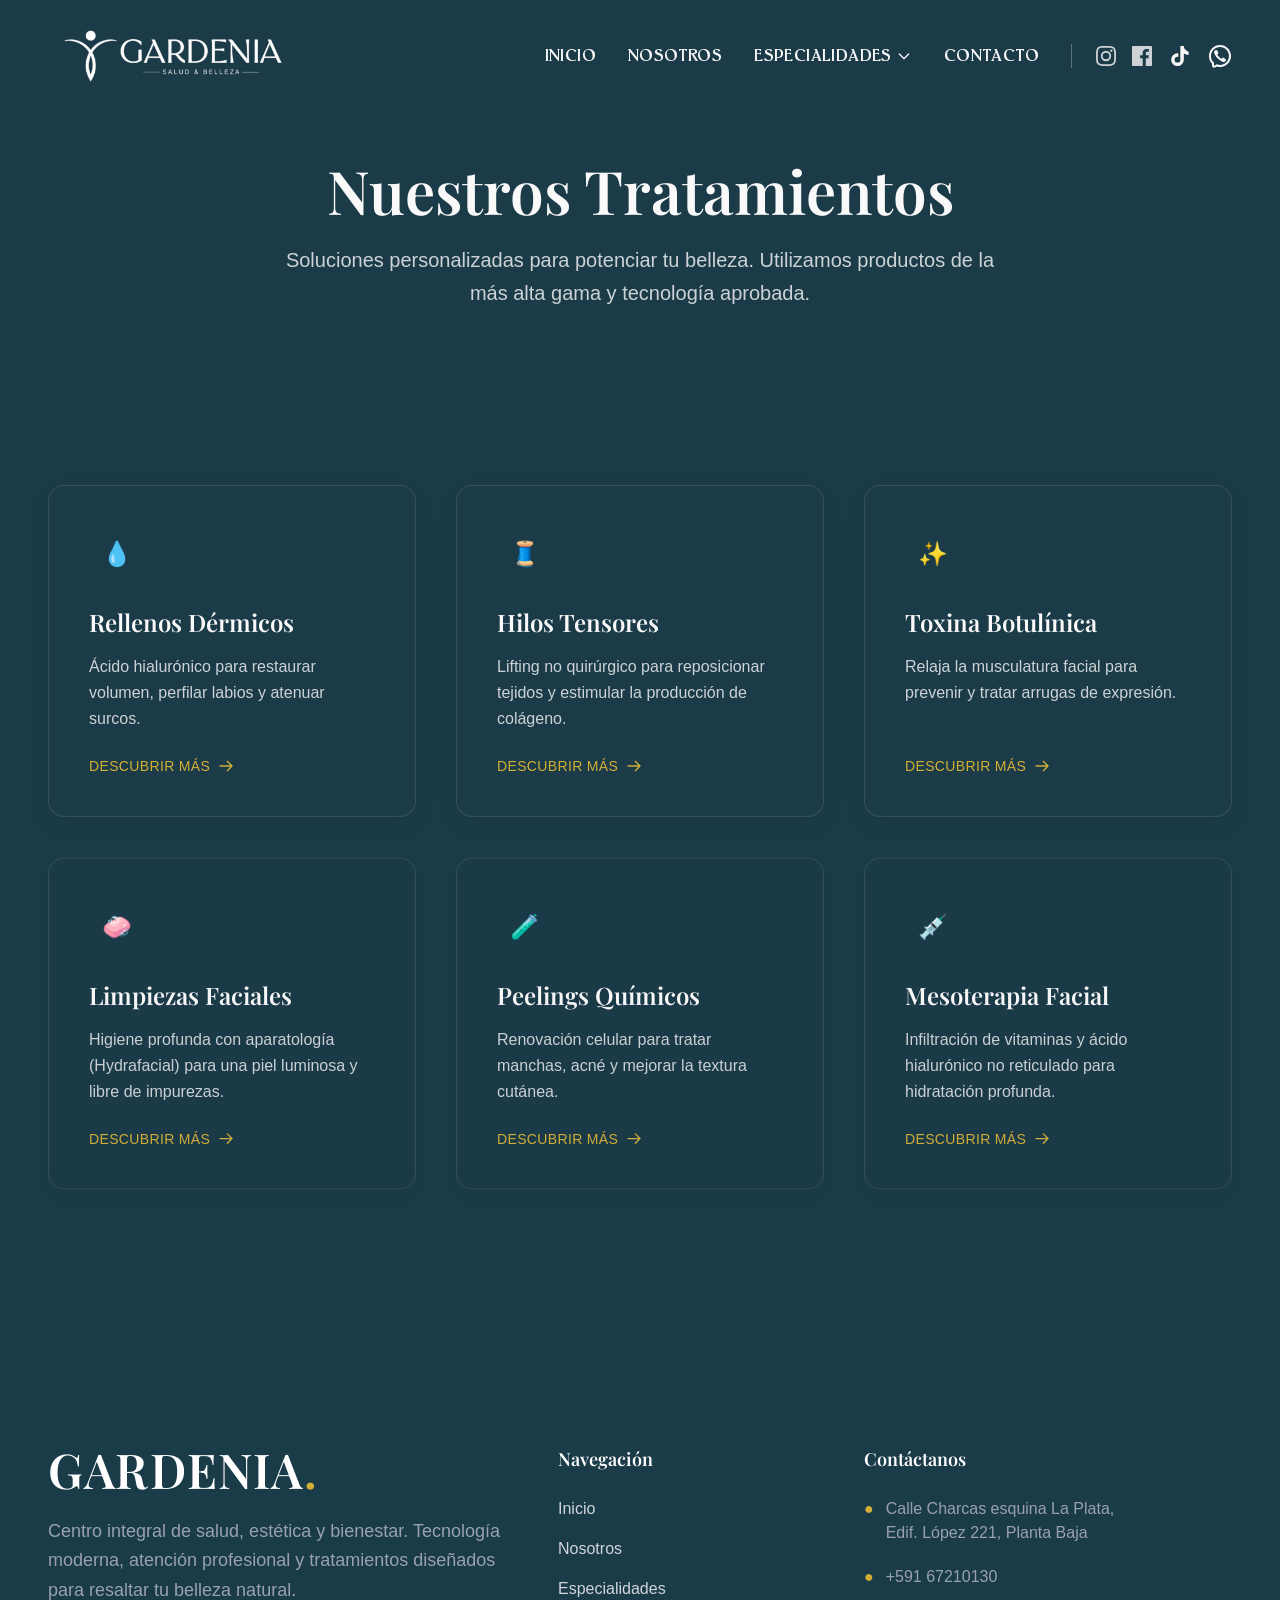
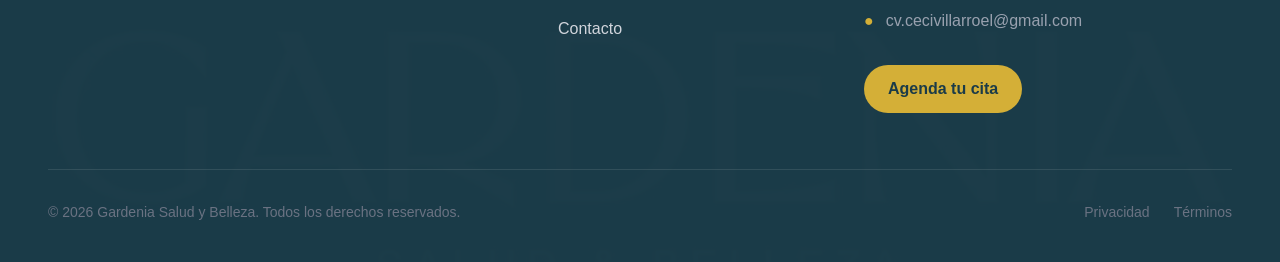
<file: tratamientos/index.html>
<!DOCTYPE html><html lang="es" data-astro-cid-37fxchfa> <head><meta charset="UTF-8"><meta name="viewport" content="width=device-width, initial-scale=1.0"><meta name="generator" content="Astro v6.1.8"><title>Tratamientos | Gardenia Salud y Belleza</title><meta name="description" content="Informacion de tratamientos para la clinica Gardenia Salud y Belleza"><link rel="canonical" href="https://gardeniaclinica.com/tratamientos/"><!-- Robots --><meta name="robots" content="index, follow, max-image-preview:large"><meta http-equiv="content-language" content="es-bo"><!-- Open Graph --><meta property="og:type" content="website"><meta property="og:locale" content="es_BO"><meta property="og:site_name" content="Gardenia Salud y Belleza"><meta property="og:title" content="Tratamientos"><meta property="og:description" content="Informacion de tratamientos para la clinica Gardenia Salud y Belleza"><meta property="og:url" content="https://gardeniaclinica.com/tratamientos/"><meta name="twitter:card" content="summary_large_image"><meta name="twitter:title" content="Tratamientos"><meta name="twitter:description" content="Informacion de tratamientos para la clinica Gardenia Salud y Belleza"><link rel="icon" type="image/png" href="/favicon.ico"><meta name="generator" content="Astro v6.1.8"><link rel="preload" href="/fonts/inter400.woff2" as="font" type="font/woff2" crossorigin><link rel="preload" href="/fonts/inter600.woff2" as="font" type="font/woff2" crossorigin><link rel="preload" href="/fonts/playfair-display400.woff2" as="font" type="font/woff2" crossorigin><link rel="preload" href="/fonts/playfair-display600.woff2" as="font" type="font/woff2" crossorigin><link rel="preload" href="/fonts/Antiqua.woff2" as="font" type="font/woff2" crossorigin><!-- Schema Local Business --><script type="application/ld+json">{"@context":"https://schema.org","@type":"MedicalBusiness","name":"Gardenia Salud y Belleza","description":"Clínica Gardenia Salud y Belleza integral en Oruro, Bolivia","url":"https://GardeniaClinica.com","telephone":"+59167210130","address":{"@type":"PostalAddress","addressLocality":"Oruro","addressCountry":"BO"},"areaServed":"Oruro","priceRange":"$$"}</script><style>@layer properties{@supports (((-webkit-hyphens:none)) and (not (margin-trim:inline))) or ((-moz-orient:inline) and (not (color:rgb(from red r g b)))){*,:before,:after,::backdrop{--tw-translate-x:0;--tw-translate-y:0;--tw-translate-z:0;--tw-scale-x:1;--tw-scale-y:1;--tw-scale-z:1;--tw-rotate-x:initial;--tw-rotate-y:initial;--tw-rotate-z:initial;--tw-skew-x:initial;--tw-skew-y:initial;--tw-space-y-reverse:0;--tw-space-x-reverse:0;--tw-border-style:solid;--tw-gradient-position:initial;--tw-gradient-from:#0000;--tw-gradient-via:#0000;--tw-gradient-to:#0000;--tw-gradient-stops:initial;--tw-gradient-via-stops:initial;--tw-gradient-from-position:0%;--tw-gradient-via-position:50%;--tw-gradient-to-position:100%;--tw-mask-linear:linear-gradient(#fff, #fff);--tw-mask-radial:linear-gradient(#fff, #fff);--tw-mask-conic:linear-gradient(#fff, #fff);--tw-mask-left:linear-gradient(#fff, #fff);--tw-mask-right:linear-gradient(#fff, #fff);--tw-mask-bottom:linear-gradient(#fff, #fff);--tw-mask-top:linear-gradient(#fff, #fff);--tw-mask-top-from-position:0%;--tw-mask-top-to-position:100%;--tw-mask-top-from-color:black;--tw-mask-top-to-color:transparent;--tw-mask-right-from-position:0%;--tw-mask-right-to-position:100%;--tw-mask-right-from-color:black;--tw-mask-right-to-color:transparent;--tw-mask-bottom-from-position:0%;--tw-mask-bottom-to-position:100%;--tw-mask-bottom-from-color:black;--tw-mask-bottom-to-color:transparent;--tw-mask-radial-from-position:0%;--tw-mask-radial-to-position:100%;--tw-mask-radial-from-color:black;--tw-mask-radial-to-color:transparent;--tw-mask-radial-shape:ellipse;--tw-mask-radial-size:farthest-corner;--tw-mask-radial-position:center;--tw-leading:initial;--tw-font-weight:initial;--tw-tracking:initial;--tw-shadow:0 0 #0000;--tw-shadow-color:initial;--tw-shadow-alpha:100%;--tw-inset-shadow:0 0 #0000;--tw-inset-shadow-color:initial;--tw-inset-shadow-alpha:100%;--tw-ring-color:initial;--tw-ring-shadow:0 0 #0000;--tw-inset-ring-color:initial;--tw-inset-ring-shadow:0 0 #0000;--tw-ring-inset:initial;--tw-ring-offset-width:0px;--tw-ring-offset-color:#fff;--tw-ring-offset-shadow:0 0 #0000;--tw-blur:initial;--tw-brightness:initial;--tw-contrast:initial;--tw-grayscale:initial;--tw-hue-rotate:initial;--tw-invert:initial;--tw-opacity:initial;--tw-saturate:initial;--tw-sepia:initial;--tw-drop-shadow:initial;--tw-drop-shadow-color:initial;--tw-drop-shadow-alpha:100%;--tw-drop-shadow-size:initial;--tw-backdrop-blur:initial;--tw-backdrop-brightness:initial;--tw-backdrop-contrast:initial;--tw-backdrop-grayscale:initial;--tw-backdrop-hue-rotate:initial;--tw-backdrop-invert:initial;--tw-backdrop-opacity:initial;--tw-backdrop-saturate:initial;--tw-backdrop-sepia:initial;--tw-duration:initial;--tw-ease:initial;--tw-text-shadow-color:initial;--tw-text-shadow-alpha:100%}}}@layer theme{:root,:host{--font-sans:"Inter", sans-serif;--font-serif:"Playfair Display", serif;--font-mono:ui-monospace, SFMono-Regular, Menlo, Monaco, Consolas, "Liberation Mono", "Courier New", monospace;--color-amber-600:oklch(66.6% .179 58.318);--color-green-500:oklch(72.3% .219 149.579);--color-green-600:oklch(62.7% .194 149.214);--color-emerald-500:oklch(69.6% .17 162.48);--color-emerald-950:oklch(26.2% .051 172.552);--color-gray-100:oklch(96.7% .003 264.542);--color-gray-300:oklch(87.2% .01 258.338);--color-gray-400:oklch(70.7% .022 261.325);--color-gray-500:oklch(55.1% .027 264.364);--color-gray-600:oklch(44.6% .03 256.802);--color-gray-900:oklch(21% .034 264.665);--color-zinc-50:oklch(98.5% 0 0);--color-stone-100:oklch(97% .001 106.424);--color-black:#000;--color-white:#fff;--spacing:.25rem;--container-lg:32rem;--container-2xl:42rem;--container-3xl:48rem;--container-4xl:56rem;--container-7xl:80rem;--text-xs:.75rem;--text-xs--line-height:calc(1 / .75);--text-sm:.875rem;--text-sm--line-height:calc(1.25 / .875);--text-base:1rem;--text-base--line-height: 1.5 ;--text-lg:1.125rem;--text-lg--line-height:calc(1.75 / 1.125);--text-xl:1.25rem;--text-xl--line-height:calc(1.75 / 1.25);--text-2xl:1.5rem;--text-2xl--line-height:calc(2 / 1.5);--text-3xl:1.875rem;--text-3xl--line-height: 1.2 ;--text-4xl:2.25rem;--text-4xl--line-height:calc(2.5 / 2.25);--text-5xl:3rem;--text-5xl--line-height:1;--text-6xl:3.75rem;--text-6xl--line-height:1;--text-7xl:4.5rem;--text-7xl--line-height:1;--font-weight-medium:500;--font-weight-semibold:600;--font-weight-bold:700;--tracking-wide:.025em;--tracking-wider:.05em;--tracking-widest:.1em;--leading-tight:1.25;--leading-relaxed:1.625;--radius-md:.375rem;--radius-xl:.75rem;--radius-2xl:1rem;--radius-3xl:1.5rem;--drop-shadow-sm:0 1px 2px #00000026;--drop-shadow-lg:0 4px 4px #00000026;--ease-in-out:cubic-bezier(.4, 0, .2, 1);--animate-pulse:pulse 2s cubic-bezier(.4, 0, .6, 1) infinite;--blur-sm:8px;--blur-md:12px;--blur-xl:24px;--blur-3xl:64px;--default-transition-duration:.15s;--default-transition-timing-function:cubic-bezier(.4, 0, .2, 1);--default-font-family:var(--font-sans);--default-mono-font-family:var(--font-mono);--color-gold:#d4af37;--color-gold-sand:#e5c482;--color-dark-green:#1b3b48;--color-ivory:#f9f9f9;--font-Segoe-Script:"Segoe Script", cursive;--font-custom:"Rekord Antiqua SemiBold", serif}}@layer base{*,:after,:before,::backdrop{box-sizing:border-box;border:0 solid;margin:0;padding:0}::file-selector-button{box-sizing:border-box;border:0 solid;margin:0;padding:0}html,:host{-webkit-text-size-adjust:100%;tab-size:4;line-height:1.5;font-family:var(--default-font-family,ui-sans-serif, system-ui, sans-serif, "Apple Color Emoji", "Segoe UI Emoji", "Segoe UI Symbol", "Noto Color Emoji");font-feature-settings:var(--default-font-feature-settings,normal);font-variation-settings:var(--default-font-variation-settings,normal);-webkit-tap-highlight-color:transparent}hr{height:0;color:inherit;border-top-width:1px}abbr:where([title]){-webkit-text-decoration:underline dotted;text-decoration:underline dotted}h1,h2,h3,h4,h5,h6{font-size:inherit;font-weight:inherit}a{color:inherit;-webkit-text-decoration:inherit;text-decoration:inherit}b,strong{font-weight:bolder}code,kbd,samp,pre{font-family:var(--default-mono-font-family,ui-monospace, SFMono-Regular, Menlo, Monaco, Consolas, "Liberation Mono", "Courier New", monospace);font-feature-settings:var(--default-mono-font-feature-settings,normal);font-variation-settings:var(--default-mono-font-variation-settings,normal);font-size:1em}small{font-size:80%}sub,sup{vertical-align:baseline;font-size:75%;line-height:0;position:relative}sub{bottom:-.25em}sup{top:-.5em}table{text-indent:0;border-color:inherit;border-collapse:collapse}:-moz-focusring{outline:auto}progress{vertical-align:baseline}summary{display:list-item}ol,ul,menu{list-style:none}img,svg,video,canvas,audio,iframe,embed,object{vertical-align:middle;display:block}img,video{max-width:100%;height:auto}button,input,select,optgroup,textarea{font:inherit;font-feature-settings:inherit;font-variation-settings:inherit;letter-spacing:inherit;color:inherit;opacity:1;background-color:#0000;border-radius:0}::file-selector-button{font:inherit;font-feature-settings:inherit;font-variation-settings:inherit;letter-spacing:inherit;color:inherit;opacity:1;background-color:#0000;border-radius:0}:where(select:is([multiple],[size])) optgroup{font-weight:bolder}:where(select:is([multiple],[size])) optgroup option{padding-inline-start:20px}::file-selector-button{margin-inline-end:4px}::placeholder{opacity:1}@supports (not ((-webkit-appearance:-apple-pay-button))) or (contain-intrinsic-size:1px){::placeholder{color:currentColor}@supports (color:color-mix(in lab,red,red)){::placeholder{color:color-mix(in oklab,currentcolor 50%,transparent)}}}textarea{resize:vertical}::-webkit-search-decoration{-webkit-appearance:none}::-webkit-date-and-time-value{min-height:1lh;text-align:inherit}::-webkit-datetime-edit{display:inline-flex}::-webkit-datetime-edit-fields-wrapper{padding:0}::-webkit-datetime-edit{padding-block:0}::-webkit-datetime-edit-year-field{padding-block:0}::-webkit-datetime-edit-month-field{padding-block:0}::-webkit-datetime-edit-day-field{padding-block:0}::-webkit-datetime-edit-hour-field{padding-block:0}::-webkit-datetime-edit-minute-field{padding-block:0}::-webkit-datetime-edit-second-field{padding-block:0}::-webkit-datetime-edit-millisecond-field{padding-block:0}::-webkit-datetime-edit-meridiem-field{padding-block:0}::-webkit-calendar-picker-indicator{line-height:1}:-moz-ui-invalid{box-shadow:none}button,input:where([type=button],[type=reset],[type=submit]){appearance:button}::file-selector-button{appearance:button}::-webkit-inner-spin-button{height:auto}::-webkit-outer-spin-button{height:auto}[hidden]:where(:not([hidden=until-found])){display:none!important}}@layer components;@layer utilities{.invisible{visibility:hidden}.visible{visibility:visible}.sr-only{clip-path:inset(50%);white-space:nowrap;border-width:0;width:1px;height:1px;margin:-1px;padding:0;position:absolute;overflow:hidden}.absolute{position:absolute}.fixed{position:fixed}.relative{position:relative}.static{position:static}.inset-0{inset:calc(var(--spacing) * 0)}.start{inset-inline-start:var(--spacing)}.top-0{top:calc(var(--spacing) * 0)}.top-1\/2{top:50%}.top-6{top:calc(var(--spacing) * 6)}.right-0{right:calc(var(--spacing) * 0)}.right-6{right:calc(var(--spacing) * 6)}.right-8{right:calc(var(--spacing) * 8)}.right-20{right:calc(var(--spacing) * 20)}.bottom-0{bottom:calc(var(--spacing) * 0)}.bottom-6{bottom:calc(var(--spacing) * 6)}.bottom-12{bottom:calc(var(--spacing) * 12)}.left-0{left:calc(var(--spacing) * 0)}.z-0{z-index:0}.z-10{z-index:10}.z-20{z-index:20}.z-30{z-index:30}.z-40{z-index:40}.z-50{z-index:50}.container{width:100%}@media(min-width:40rem){.container{max-width:40rem}}@media(min-width:48rem){.container{max-width:48rem}}@media(min-width:64rem){.container{max-width:64rem}}@media(min-width:80rem){.container{max-width:80rem}}@media(min-width:96rem){.container{max-width:96rem}}.mx-auto{margin-inline:auto}.mt-0\.5{margin-top:calc(var(--spacing) * .5)}.mt-2{margin-top:calc(var(--spacing) * 2)}.mt-3{margin-top:calc(var(--spacing) * 3)}.mt-4{margin-top:calc(var(--spacing) * 4)}.mt-5{margin-top:calc(var(--spacing) * 5)}.mt-8{margin-top:calc(var(--spacing) * 8)}.mt-10{margin-top:calc(var(--spacing) * 10)}.mt-14{margin-top:calc(var(--spacing) * 14)}.mt-24{margin-top:calc(var(--spacing) * 24)}.mt-auto{margin-top:auto}.mr-4{margin-right:calc(var(--spacing) * 4)}.mb-0{margin-bottom:calc(var(--spacing) * 0)}.mb-1{margin-bottom:calc(var(--spacing) * 1)}.mb-2{margin-bottom:calc(var(--spacing) * 2)}.mb-3{margin-bottom:calc(var(--spacing) * 3)}.mb-4{margin-bottom:calc(var(--spacing) * 4)}.mb-5{margin-bottom:calc(var(--spacing) * 5)}.mb-6{margin-bottom:calc(var(--spacing) * 6)}.mb-8{margin-bottom:calc(var(--spacing) * 8)}.mb-12{margin-bottom:calc(var(--spacing) * 12)}.mb-16{margin-bottom:calc(var(--spacing) * 16)}.ml-2{margin-left:calc(var(--spacing) * 2)}.ml-auto{margin-left:auto}.line-clamp-3{-webkit-line-clamp:3;-webkit-box-orient:vertical;display:-webkit-box;overflow:hidden}.block{display:block}.flex{display:flex}.grid{display:grid}.hidden{display:none}.inline-block{display:inline-block}.inline-flex{display:inline-flex}.aspect-\[4\/3\]{aspect-ratio:4/3}.aspect-\[4\/5\]{aspect-ratio:4/5}.aspect-square{aspect-ratio:1}.h-1{height:calc(var(--spacing) * 1)}.h-3{height:calc(var(--spacing) * 3)}.h-4{height:calc(var(--spacing) * 4)}.h-5{height:calc(var(--spacing) * 5)}.h-6{height:calc(var(--spacing) * 6)}.h-8{height:calc(var(--spacing) * 8)}.h-12{height:calc(var(--spacing) * 12)}.h-14{height:calc(var(--spacing) * 14)}.h-16{height:calc(var(--spacing) * 16)}.h-56{height:calc(var(--spacing) * 56)}.h-96{height:calc(var(--spacing) * 96)}.h-\[520px\]{height:520px}.h-full{height:100%}.h-screen{height:100vh}.max-h-\[92vh\]{max-height:92vh}.min-h-0{min-height:calc(var(--spacing) * 0)}.min-h-\[85vh\]{min-height:85vh}.min-h-screen{min-height:100vh}.w-1\/2{width:50%}.w-3{width:calc(var(--spacing) * 3)}.w-4{width:calc(var(--spacing) * 4)}.w-5{width:calc(var(--spacing) * 5)}.w-6{width:calc(var(--spacing) * 6)}.w-8{width:calc(var(--spacing) * 8)}.w-12{width:calc(var(--spacing) * 12)}.w-14{width:calc(var(--spacing) * 14)}.w-16{width:calc(var(--spacing) * 16)}.w-24{width:calc(var(--spacing) * 24)}.w-28{width:calc(var(--spacing) * 28)}.w-64{width:calc(var(--spacing) * 64)}.w-96{width:calc(var(--spacing) * 96)}.w-full{width:100%}.w-max{width:max-content}.max-w-2xl{max-width:var(--container-2xl)}.max-w-3xl{max-width:var(--container-3xl)}.max-w-4xl{max-width:var(--container-4xl)}.max-w-7xl{max-width:var(--container-7xl)}.max-w-lg{max-width:var(--container-lg)}.flex-1{flex:1}.flex-grow{flex-grow:1}.translate-x-full{--tw-translate-x:100%;translate:var(--tw-translate-x) var(--tw-translate-y)}.-translate-y-1\/2{--tw-translate-y: -50% ;translate:var(--tw-translate-x) var(--tw-translate-y)}.scale-100{--tw-scale-x:100%;--tw-scale-y:100%;--tw-scale-z:100%;scale:var(--tw-scale-x) var(--tw-scale-y)}.transform{transform:var(--tw-rotate-x,) var(--tw-rotate-y,) var(--tw-rotate-z,) var(--tw-skew-x,) var(--tw-skew-y,)}.animate-pulse{animation:var(--animate-pulse)}.cursor-pointer{cursor:pointer}.auto-rows-\[320px\]{grid-auto-rows:320px}.grid-cols-1{grid-template-columns:repeat(1,minmax(0,1fr))}.grid-cols-2{grid-template-columns:repeat(2,minmax(0,1fr))}.grid-cols-4{grid-template-columns:repeat(4,minmax(0,1fr))}.flex-col{flex-direction:column}.items-center{align-items:center}.items-end{align-items:flex-end}.items-start{align-items:flex-start}.justify-between{justify-content:space-between}.justify-center{justify-content:center}.justify-end{justify-content:flex-end}.gap-1{gap:calc(var(--spacing) * 1)}.gap-2{gap:calc(var(--spacing) * 2)}.gap-3{gap:calc(var(--spacing) * 3)}.gap-4{gap:calc(var(--spacing) * 4)}.gap-6{gap:calc(var(--spacing) * 6)}.gap-8{gap:calc(var(--spacing) * 8)}.gap-10{gap:calc(var(--spacing) * 10)}.gap-12{gap:calc(var(--spacing) * 12)}:where(.space-y-4>:not(:last-child)){--tw-space-y-reverse:0;margin-block-start:calc(calc(var(--spacing) * 4) * var(--tw-space-y-reverse));margin-block-end:calc(calc(var(--spacing) * 4) * calc(1 - var(--tw-space-y-reverse)))}:where(.space-y-5>:not(:last-child)){--tw-space-y-reverse:0;margin-block-start:calc(calc(var(--spacing) * 5) * var(--tw-space-y-reverse));margin-block-end:calc(calc(var(--spacing) * 5) * calc(1 - var(--tw-space-y-reverse)))}:where(.space-y-6>:not(:last-child)){--tw-space-y-reverse:0;margin-block-start:calc(calc(var(--spacing) * 6) * var(--tw-space-y-reverse));margin-block-end:calc(calc(var(--spacing) * 6) * calc(1 - var(--tw-space-y-reverse)))}:where(.space-y-8>:not(:last-child)){--tw-space-y-reverse:0;margin-block-start:calc(calc(var(--spacing) * 8) * var(--tw-space-y-reverse));margin-block-end:calc(calc(var(--spacing) * 8) * calc(1 - var(--tw-space-y-reverse)))}:where(.space-x-4>:not(:last-child)){--tw-space-x-reverse:0;margin-inline-start:calc(calc(var(--spacing) * 4) * var(--tw-space-x-reverse));margin-inline-end:calc(calc(var(--spacing) * 4) * calc(1 - var(--tw-space-x-reverse)))}:where(.space-x-6>:not(:last-child)){--tw-space-x-reverse:0;margin-inline-start:calc(calc(var(--spacing) * 6) * var(--tw-space-x-reverse));margin-inline-end:calc(calc(var(--spacing) * 6) * calc(1 - var(--tw-space-x-reverse)))}:where(.space-x-8>:not(:last-child)){--tw-space-x-reverse:0;margin-inline-start:calc(calc(var(--spacing) * 8) * var(--tw-space-x-reverse));margin-inline-end:calc(calc(var(--spacing) * 8) * calc(1 - var(--tw-space-x-reverse)))}.truncate{text-overflow:ellipsis;white-space:nowrap;overflow:hidden}.overflow-hidden{overflow:hidden}.overflow-y-auto{overflow-y:auto}.rounded-2xl{border-radius:var(--radius-2xl)}.rounded-3xl{border-radius:var(--radius-3xl)}.rounded-full{border-radius:3.40282e38px}.rounded-md{border-radius:var(--radius-md)}.rounded-xl{border-radius:var(--radius-xl)}.border{border-style:var(--tw-border-style);border-width:1px}.border-t{border-top-style:var(--tw-border-style);border-top-width:1px}.border-b{border-bottom-style:var(--tw-border-style);border-bottom-width:1px}.border-l{border-left-style:var(--tw-border-style);border-left-width:1px}.border-gold\/20{border-color:#d4af3733}@supports (color:color-mix(in lab,red,red)){.border-gold\/20{border-color:color-mix(in oklab,var(--color-gold) 20%,transparent)}}.border-gold\/30{border-color:#d4af374d}@supports (color:color-mix(in lab,red,red)){.border-gold\/30{border-color:color-mix(in oklab,var(--color-gold) 30%,transparent)}}.border-gray-100{border-color:var(--color-gray-100)}.border-ivory\/10{border-color:#f9f9f91a}@supports (color:color-mix(in lab,red,red)){.border-ivory\/10{border-color:color-mix(in oklab,var(--color-ivory) 10%,transparent)}}.border-ivory\/20{border-color:#f9f9f933}@supports (color:color-mix(in lab,red,red)){.border-ivory\/20{border-color:color-mix(in oklab,var(--color-ivory) 20%,transparent)}}.border-ivory\/30{border-color:#f9f9f94d}@supports (color:color-mix(in lab,red,red)){.border-ivory\/30{border-color:color-mix(in oklab,var(--color-ivory) 30%,transparent)}}.border-white\/5{border-color:#ffffff0d}@supports (color:color-mix(in lab,red,red)){.border-white\/5{border-color:color-mix(in oklab,var(--color-white) 5%,transparent)}}.border-white\/10{border-color:#ffffff1a}@supports (color:color-mix(in lab,red,red)){.border-white\/10{border-color:color-mix(in oklab,var(--color-white) 10%,transparent)}}.border-white\/40{border-color:#fff6}@supports (color:color-mix(in lab,red,red)){.border-white\/40{border-color:color-mix(in oklab,var(--color-white) 40%,transparent)}}.bg-\[\#25D366\]{background-color:#25d366}.bg-black\/20{background-color:#0003}@supports (color:color-mix(in lab,red,red)){.bg-black\/20{background-color:color-mix(in oklab,var(--color-black) 20%,transparent)}}.bg-black\/80{background-color:#000c}@supports (color:color-mix(in lab,red,red)){.bg-black\/80{background-color:color-mix(in oklab,var(--color-black) 80%,transparent)}}.bg-dark-green{background-color:var(--color-dark-green)}.bg-dark-green\/20{background-color:#1b3b4833}@supports (color:color-mix(in lab,red,red)){.bg-dark-green\/20{background-color:color-mix(in oklab,var(--color-dark-green) 20%,transparent)}}.bg-dark-green\/30{background-color:#1b3b484d}@supports (color:color-mix(in lab,red,red)){.bg-dark-green\/30{background-color:color-mix(in oklab,var(--color-dark-green) 30%,transparent)}}.bg-dark-green\/88{background-color:#1b3b48e0}@supports (color:color-mix(in lab,red,red)){.bg-dark-green\/88{background-color:color-mix(in oklab,var(--color-dark-green) 88%,transparent)}}.bg-dark-green\/95{background-color:#1b3b48f2}@supports (color:color-mix(in lab,red,red)){.bg-dark-green\/95{background-color:color-mix(in oklab,var(--color-dark-green) 95%,transparent)}}.bg-emerald-500\/5{background-color:#00bb7f0d}@supports (color:color-mix(in lab,red,red)){.bg-emerald-500\/5{background-color:color-mix(in oklab,var(--color-emerald-500) 5%,transparent)}}.bg-gold{background-color:var(--color-gold)}.bg-gold-sand{background-color:var(--color-gold-sand)}.bg-gold\/5{background-color:#d4af370d}@supports (color:color-mix(in lab,red,red)){.bg-gold\/5{background-color:color-mix(in oklab,var(--color-gold) 5%,transparent)}}.bg-green-600{background-color:var(--color-green-600)}.bg-ivory\/10{background-color:#f9f9f91a}@supports (color:color-mix(in lab,red,red)){.bg-ivory\/10{background-color:color-mix(in oklab,var(--color-ivory) 10%,transparent)}}.bg-transparent{background-color:#0000}.bg-white{background-color:var(--color-white)}.bg-white\/5{background-color:#ffffff0d}@supports (color:color-mix(in lab,red,red)){.bg-white\/5{background-color:color-mix(in oklab,var(--color-white) 5%,transparent)}}.bg-zinc-50{background-color:var(--color-zinc-50)}.bg-gradient-to-b{--tw-gradient-position:to bottom in oklab;background-image:linear-gradient(var(--tw-gradient-stops))}.bg-gradient-to-br{--tw-gradient-position:to bottom right in oklab;background-image:linear-gradient(var(--tw-gradient-stops))}.bg-gradient-to-r{--tw-gradient-position:to right in oklab;background-image:linear-gradient(var(--tw-gradient-stops))}.bg-gradient-to-t{--tw-gradient-position:to top in oklab;background-image:linear-gradient(var(--tw-gradient-stops))}.bg-\[url\(\'\/images\/CarruselGardenia1\.webp\'\)\]{background-image:url(/images/CarruselGardenia1.webp)}.bg-\[url\(\'\/images\/esteticaCarrusel\.webp\'\)\]{background-image:url(/images/esteticaCarrusel.webp)}.bg-\[url\(\'\/images\/fisioCarrusel\.webp\'\)\]{background-image:url(/images/fisioCarrusel.webp)}.bg-\[url\(\'\/images\/odontologiaCarrusel\.webp\'\)\]{background-image:url(/images/odontologiaCarrusel.webp)}.from-black\/20{--tw-gradient-from:#0003}@supports (color:color-mix(in lab,red,red)){.from-black\/20{--tw-gradient-from:color-mix(in oklab, var(--color-black) 20%, transparent)}}.from-black\/20{--tw-gradient-stops:var(--tw-gradient-via-stops,var(--tw-gradient-position), var(--tw-gradient-from) var(--tw-gradient-from-position), var(--tw-gradient-to) var(--tw-gradient-to-position))}.from-black\/65{--tw-gradient-from:#000000a6}@supports (color:color-mix(in lab,red,red)){.from-black\/65{--tw-gradient-from:color-mix(in oklab, var(--color-black) 65%, transparent)}}.from-black\/65{--tw-gradient-stops:var(--tw-gradient-via-stops,var(--tw-gradient-position), var(--tw-gradient-from) var(--tw-gradient-from-position), var(--tw-gradient-to) var(--tw-gradient-to-position))}.from-black\/85{--tw-gradient-from:#000000d9}@supports (color:color-mix(in lab,red,red)){.from-black\/85{--tw-gradient-from:color-mix(in oklab, var(--color-black) 85%, transparent)}}.from-black\/85{--tw-gradient-stops:var(--tw-gradient-via-stops,var(--tw-gradient-position), var(--tw-gradient-from) var(--tw-gradient-from-position), var(--tw-gradient-to) var(--tw-gradient-to-position))}.from-dark-green{--tw-gradient-from:var(--color-dark-green);--tw-gradient-stops:var(--tw-gradient-via-stops,var(--tw-gradient-position), var(--tw-gradient-from) var(--tw-gradient-from-position), var(--tw-gradient-to) var(--tw-gradient-to-position))}.from-dark-green\/20{--tw-gradient-from:#1b3b4833}@supports (color:color-mix(in lab,red,red)){.from-dark-green\/20{--tw-gradient-from:color-mix(in oklab, var(--color-dark-green) 20%, transparent)}}.from-dark-green\/20{--tw-gradient-stops:var(--tw-gradient-via-stops,var(--tw-gradient-position), var(--tw-gradient-from) var(--tw-gradient-from-position), var(--tw-gradient-to) var(--tw-gradient-to-position))}.from-gold{--tw-gradient-from:var(--color-gold);--tw-gradient-stops:var(--tw-gradient-via-stops,var(--tw-gradient-position), var(--tw-gradient-from) var(--tw-gradient-from-position), var(--tw-gradient-to) var(--tw-gradient-to-position))}.from-zinc-50{--tw-gradient-from:var(--color-zinc-50);--tw-gradient-stops:var(--tw-gradient-via-stops,var(--tw-gradient-position), var(--tw-gradient-from) var(--tw-gradient-from-position), var(--tw-gradient-to) var(--tw-gradient-to-position))}.via-black\/40{--tw-gradient-via:#0006}@supports (color:color-mix(in lab,red,red)){.via-black\/40{--tw-gradient-via:color-mix(in oklab, var(--color-black) 40%, transparent)}}.via-black\/40{--tw-gradient-via-stops:var(--tw-gradient-position), var(--tw-gradient-from) var(--tw-gradient-from-position), var(--tw-gradient-via) var(--tw-gradient-via-position), var(--tw-gradient-to) var(--tw-gradient-to-position);--tw-gradient-stops:var(--tw-gradient-via-stops)}.via-black\/50{--tw-gradient-via:#00000080}@supports (color:color-mix(in lab,red,red)){.via-black\/50{--tw-gradient-via:color-mix(in oklab, var(--color-black) 50%, transparent)}}.via-black\/50{--tw-gradient-via-stops:var(--tw-gradient-position), var(--tw-gradient-from) var(--tw-gradient-from-position), var(--tw-gradient-via) var(--tw-gradient-via-position), var(--tw-gradient-to) var(--tw-gradient-to-position);--tw-gradient-stops:var(--tw-gradient-via-stops)}.via-dark-green\/10{--tw-gradient-via:#1b3b481a}@supports (color:color-mix(in lab,red,red)){.via-dark-green\/10{--tw-gradient-via:color-mix(in oklab, var(--color-dark-green) 10%, transparent)}}.via-dark-green\/10{--tw-gradient-via-stops:var(--tw-gradient-position), var(--tw-gradient-from) var(--tw-gradient-from-position), var(--tw-gradient-via) var(--tw-gradient-via-position), var(--tw-gradient-to) var(--tw-gradient-to-position);--tw-gradient-stops:var(--tw-gradient-via-stops)}.via-dark-green\/20{--tw-gradient-via:#1b3b4833}@supports (color:color-mix(in lab,red,red)){.via-dark-green\/20{--tw-gradient-via:color-mix(in oklab, var(--color-dark-green) 20%, transparent)}}.via-dark-green\/20{--tw-gradient-via-stops:var(--tw-gradient-position), var(--tw-gradient-from) var(--tw-gradient-from-position), var(--tw-gradient-via) var(--tw-gradient-via-position), var(--tw-gradient-to) var(--tw-gradient-to-position);--tw-gradient-stops:var(--tw-gradient-via-stops)}.via-dark-green\/95{--tw-gradient-via:#1b3b48f2}@supports (color:color-mix(in lab,red,red)){.via-dark-green\/95{--tw-gradient-via:color-mix(in oklab, var(--color-dark-green) 95%, transparent)}}.via-dark-green\/95{--tw-gradient-via-stops:var(--tw-gradient-position), var(--tw-gradient-from) var(--tw-gradient-from-position), var(--tw-gradient-via) var(--tw-gradient-via-position), var(--tw-gradient-to) var(--tw-gradient-to-position);--tw-gradient-stops:var(--tw-gradient-via-stops)}.to-amber-600{--tw-gradient-to:var(--color-amber-600);--tw-gradient-stops:var(--tw-gradient-via-stops,var(--tw-gradient-position), var(--tw-gradient-from) var(--tw-gradient-from-position), var(--tw-gradient-to) var(--tw-gradient-to-position))}.to-black\/10{--tw-gradient-to:#0000001a}@supports (color:color-mix(in lab,red,red)){.to-black\/10{--tw-gradient-to:color-mix(in oklab, var(--color-black) 10%, transparent)}}.to-black\/10{--tw-gradient-stops:var(--tw-gradient-via-stops,var(--tw-gradient-position), var(--tw-gradient-from) var(--tw-gradient-from-position), var(--tw-gradient-to) var(--tw-gradient-to-position))}.to-black\/30{--tw-gradient-to:#0000004d}@supports (color:color-mix(in lab,red,red)){.to-black\/30{--tw-gradient-to:color-mix(in oklab, var(--color-black) 30%, transparent)}}.to-black\/30{--tw-gradient-stops:var(--tw-gradient-via-stops,var(--tw-gradient-position), var(--tw-gradient-from) var(--tw-gradient-from-position), var(--tw-gradient-to) var(--tw-gradient-to-position))}.to-dark-green{--tw-gradient-to:var(--color-dark-green);--tw-gradient-stops:var(--tw-gradient-via-stops,var(--tw-gradient-position), var(--tw-gradient-from) var(--tw-gradient-from-position), var(--tw-gradient-to) var(--tw-gradient-to-position))}.to-dark-green\/30{--tw-gradient-to:#1b3b484d}@supports (color:color-mix(in lab,red,red)){.to-dark-green\/30{--tw-gradient-to:color-mix(in oklab, var(--color-dark-green) 30%, transparent)}}.to-dark-green\/30{--tw-gradient-stops:var(--tw-gradient-via-stops,var(--tw-gradient-position), var(--tw-gradient-from) var(--tw-gradient-from-position), var(--tw-gradient-to) var(--tw-gradient-to-position))}.to-dark-green\/40{--tw-gradient-to:#1b3b4866}@supports (color:color-mix(in lab,red,red)){.to-dark-green\/40{--tw-gradient-to:color-mix(in oklab, var(--color-dark-green) 40%, transparent)}}.to-dark-green\/40{--tw-gradient-stops:var(--tw-gradient-via-stops,var(--tw-gradient-position), var(--tw-gradient-from) var(--tw-gradient-from-position), var(--tw-gradient-to) var(--tw-gradient-to-position))}.to-stone-100{--tw-gradient-to:var(--color-stone-100);--tw-gradient-stops:var(--tw-gradient-via-stops,var(--tw-gradient-position), var(--tw-gradient-from) var(--tw-gradient-from-position), var(--tw-gradient-to) var(--tw-gradient-to-position))}.to-transparent{--tw-gradient-to:transparent;--tw-gradient-stops:var(--tw-gradient-via-stops,var(--tw-gradient-position), var(--tw-gradient-from) var(--tw-gradient-from-position), var(--tw-gradient-to) var(--tw-gradient-to-position))}.mask-t-from-80\%{-webkit-mask-image:var(--tw-mask-linear),var(--tw-mask-radial),var(--tw-mask-conic);mask-image:var(--tw-mask-linear),var(--tw-mask-radial),var(--tw-mask-conic);--tw-mask-linear:var(--tw-mask-left), var(--tw-mask-right), var(--tw-mask-bottom), var(--tw-mask-top);--tw-mask-top:linear-gradient(to top, var(--tw-mask-top-from-color) var(--tw-mask-top-from-position), var(--tw-mask-top-to-color) var(--tw-mask-top-to-position));--tw-mask-top-from-position:80%;-webkit-mask-composite:source-in;mask-composite:intersect}.mask-r-from-55\%{-webkit-mask-image:var(--tw-mask-linear),var(--tw-mask-radial),var(--tw-mask-conic);mask-image:var(--tw-mask-linear),var(--tw-mask-radial),var(--tw-mask-conic);--tw-mask-linear:var(--tw-mask-left), var(--tw-mask-right), var(--tw-mask-bottom), var(--tw-mask-top);--tw-mask-right:linear-gradient(to right, var(--tw-mask-right-from-color) var(--tw-mask-right-from-position), var(--tw-mask-right-to-color) var(--tw-mask-right-to-position));--tw-mask-right-from-position:55%;-webkit-mask-composite:source-in;mask-composite:intersect}.mask-b-from-60\%{-webkit-mask-image:var(--tw-mask-linear),var(--tw-mask-radial),var(--tw-mask-conic);mask-image:var(--tw-mask-linear),var(--tw-mask-radial),var(--tw-mask-conic);--tw-mask-linear:var(--tw-mask-left), var(--tw-mask-right), var(--tw-mask-bottom), var(--tw-mask-top);--tw-mask-bottom:linear-gradient(to bottom, var(--tw-mask-bottom-from-color) var(--tw-mask-bottom-from-position), var(--tw-mask-bottom-to-color) var(--tw-mask-bottom-to-position));--tw-mask-bottom-from-position:60%;-webkit-mask-composite:source-in;mask-composite:intersect}.mask-b-from-70\%{-webkit-mask-image:var(--tw-mask-linear),var(--tw-mask-radial),var(--tw-mask-conic);mask-image:var(--tw-mask-linear),var(--tw-mask-radial),var(--tw-mask-conic);--tw-mask-linear:var(--tw-mask-left), var(--tw-mask-right), var(--tw-mask-bottom), var(--tw-mask-top);--tw-mask-bottom:linear-gradient(to bottom, var(--tw-mask-bottom-from-color) var(--tw-mask-bottom-from-position), var(--tw-mask-bottom-to-color) var(--tw-mask-bottom-to-position));--tw-mask-bottom-from-position:70%;-webkit-mask-composite:source-in;mask-composite:intersect}.mask-radial-\[100\%_100\%\]{-webkit-mask-image:var(--tw-mask-linear),var(--tw-mask-radial),var(--tw-mask-conic);mask-image:var(--tw-mask-linear),var(--tw-mask-radial),var(--tw-mask-conic);--tw-mask-radial:radial-gradient(var(--tw-mask-radial-stops,var(--tw-mask-radial-size)));--tw-mask-radial-size:100% 100%;-webkit-mask-composite:source-in;mask-composite:intersect}.mask-radial-from-75\%{-webkit-mask-image:var(--tw-mask-linear),var(--tw-mask-radial),var(--tw-mask-conic);mask-image:var(--tw-mask-linear),var(--tw-mask-radial),var(--tw-mask-conic);--tw-mask-radial-stops:var(--tw-mask-radial-shape) var(--tw-mask-radial-size) at var(--tw-mask-radial-position), var(--tw-mask-radial-from-color) var(--tw-mask-radial-from-position), var(--tw-mask-radial-to-color) var(--tw-mask-radial-to-position);--tw-mask-radial:radial-gradient(var(--tw-mask-radial-stops));--tw-mask-radial-from-position:75%;-webkit-mask-composite:source-in;mask-composite:intersect}.mask-radial-at-right{--tw-mask-radial-position:right}.bg-cover{background-size:cover}.bg-center{background-position:50%}.bg-no-repeat{background-repeat:no-repeat}.fill-white{fill:var(--color-white)}.object-cover{object-fit:cover}.p-4{padding:calc(var(--spacing) * 4)}.p-6{padding:calc(var(--spacing) * 6)}.p-8{padding:calc(var(--spacing) * 8)}.p-10{padding:calc(var(--spacing) * 10)}.px-4{padding-inline:calc(var(--spacing) * 4)}.px-6{padding-inline:calc(var(--spacing) * 6)}.px-8{padding-inline:calc(var(--spacing) * 8)}.px-10{padding-inline:calc(var(--spacing) * 10)}.py-2{padding-block:calc(var(--spacing) * 2)}.py-3{padding-block:calc(var(--spacing) * 3)}.py-4{padding-block:calc(var(--spacing) * 4)}.py-6{padding-block:calc(var(--spacing) * 6)}.py-10{padding-block:calc(var(--spacing) * 10)}.py-16{padding-block:calc(var(--spacing) * 16)}.py-20{padding-block:calc(var(--spacing) * 20)}.py-24{padding-block:calc(var(--spacing) * 24)}.pt-6{padding-top:calc(var(--spacing) * 6)}.pt-8{padding-top:calc(var(--spacing) * 8)}.pt-10{padding-top:calc(var(--spacing) * 10)}.pt-20{padding-top:calc(var(--spacing) * 20)}.pt-32{padding-top:calc(var(--spacing) * 32)}.pr-0{padding-right:calc(var(--spacing) * 0)}.pr-4{padding-right:calc(var(--spacing) * 4)}.pb-2{padding-bottom:calc(var(--spacing) * 2)}.pb-10{padding-bottom:calc(var(--spacing) * 10)}.pb-16{padding-bottom:calc(var(--spacing) * 16)}.pl-6{padding-left:calc(var(--spacing) * 6)}.text-center{text-align:center}.text-right{text-align:right}.font-Segoe-Script{font-family:var(--font-Segoe-Script)}.font-serif{font-family:var(--font-serif)}.text-2xl{font-size:var(--text-2xl);line-height:var(--tw-leading,var(--text-2xl--line-height))}.text-3xl{font-size:var(--text-3xl);line-height:var(--tw-leading,var(--text-3xl--line-height))}.text-4xl{font-size:var(--text-4xl);line-height:var(--tw-leading,var(--text-4xl--line-height))}.text-5xl{font-size:var(--text-5xl);line-height:var(--tw-leading,var(--text-5xl--line-height))}.text-6xl{font-size:var(--text-6xl);line-height:var(--tw-leading,var(--text-6xl--line-height))}.text-base{font-size:var(--text-base);line-height:var(--tw-leading,var(--text-base--line-height))}.text-lg{font-size:var(--text-lg);line-height:var(--tw-leading,var(--text-lg--line-height))}.text-sm{font-size:var(--text-sm);line-height:var(--tw-leading,var(--text-sm--line-height))}.text-xl{font-size:var(--text-xl);line-height:var(--tw-leading,var(--text-xl--line-height))}.text-xs{font-size:var(--text-xs);line-height:var(--tw-leading,var(--text-xs--line-height))}.text-\[10px\]{font-size:10px}.leading-none{--tw-leading:1;line-height:1}.leading-relaxed{--tw-leading:var(--leading-relaxed);line-height:var(--leading-relaxed)}.leading-tight{--tw-leading:var(--leading-tight);line-height:var(--leading-tight)}.font-bold{--tw-font-weight:var(--font-weight-bold);font-weight:var(--font-weight-bold)}.font-medium{--tw-font-weight:var(--font-weight-medium);font-weight:var(--font-weight-medium)}.font-semibold{--tw-font-weight:var(--font-weight-semibold);font-weight:var(--font-weight-semibold)}.tracking-\[0\.2em\]{--tw-tracking:.2em;letter-spacing:.2em}.tracking-\[0\.3em\]{--tw-tracking:.3em;letter-spacing:.3em}.tracking-\[0\.35em\]{--tw-tracking:.35em;letter-spacing:.35em}.tracking-wide{--tw-tracking:var(--tracking-wide);letter-spacing:var(--tracking-wide)}.tracking-wider{--tw-tracking:var(--tracking-wider);letter-spacing:var(--tracking-wider)}.tracking-widest{--tw-tracking:var(--tracking-widest);letter-spacing:var(--tracking-widest)}.whitespace-nowrap{white-space:nowrap}.text-dark-green{color:var(--color-dark-green)}.text-gold{color:var(--color-gold)}.text-gray-300{color:var(--color-gray-300)}.text-gray-400{color:var(--color-gray-400)}.text-gray-500{color:var(--color-gray-500)}.text-gray-600{color:var(--color-gray-600)}.text-gray-900{color:var(--color-gray-900)}.text-ivory{color:var(--color-ivory)}.text-ivory\/70{color:#f9f9f9b3}@supports (color:color-mix(in lab,red,red)){.text-ivory\/70{color:color-mix(in oklab,var(--color-ivory) 70%,transparent)}}.text-ivory\/75{color:#f9f9f9bf}@supports (color:color-mix(in lab,red,red)){.text-ivory\/75{color:color-mix(in oklab,var(--color-ivory) 75%,transparent)}}.text-ivory\/80{color:#f9f9f9cc}@supports (color:color-mix(in lab,red,red)){.text-ivory\/80{color:color-mix(in oklab,var(--color-ivory) 80%,transparent)}}.text-ivory\/90{color:#f9f9f9e6}@supports (color:color-mix(in lab,red,red)){.text-ivory\/90{color:color-mix(in oklab,var(--color-ivory) 90%,transparent)}}.text-ivory\/95{color:#f9f9f9f2}@supports (color:color-mix(in lab,red,red)){.text-ivory\/95{color:color-mix(in oklab,var(--color-ivory) 95%,transparent)}}.text-white{color:var(--color-white)}.text-white\/50{color:#ffffff80}@supports (color:color-mix(in lab,red,red)){.text-white\/50{color:color-mix(in oklab,var(--color-white) 50%,transparent)}}.text-white\/70{color:#ffffffb3}@supports (color:color-mix(in lab,red,red)){.text-white\/70{color:color-mix(in oklab,var(--color-white) 70%,transparent)}}.text-white\/80{color:#fffc}@supports (color:color-mix(in lab,red,red)){.text-white\/80{color:color-mix(in oklab,var(--color-white) 80%,transparent)}}.text-white\/90{color:#ffffffe6}@supports (color:color-mix(in lab,red,red)){.text-white\/90{color:color-mix(in oklab,var(--color-white) 90%,transparent)}}.uppercase{text-transform:uppercase}.italic{font-style:italic}.antialiased{-webkit-font-smoothing:antialiased;-moz-osx-font-smoothing:grayscale}.opacity-0{opacity:0}.opacity-10{opacity:.1}.opacity-20{opacity:.2}.opacity-40{opacity:.4}.opacity-80{opacity:.8}.opacity-90{opacity:.9}.opacity-100{opacity:1}.mix-blend-multiply{mix-blend-mode:multiply}.shadow-2xl{--tw-shadow:0 25px 50px -12px var(--tw-shadow-color,#00000040);box-shadow:var(--tw-inset-shadow),var(--tw-inset-ring-shadow),var(--tw-ring-offset-shadow),var(--tw-ring-shadow),var(--tw-shadow)}.shadow-\[0_8px_30px_rgb\(0\,0\,0\,0\.04\)\]{--tw-shadow:0 8px 30px var(--tw-shadow-color,#0000000a);box-shadow:var(--tw-inset-shadow),var(--tw-inset-ring-shadow),var(--tw-ring-offset-shadow),var(--tw-ring-shadow),var(--tw-shadow)}.shadow-lg{--tw-shadow:0 10px 15px -3px var(--tw-shadow-color,#0000001a), 0 4px 6px -4px var(--tw-shadow-color,#0000001a);box-shadow:var(--tw-inset-shadow),var(--tw-inset-ring-shadow),var(--tw-ring-offset-shadow),var(--tw-ring-shadow),var(--tw-shadow)}.shadow-md{--tw-shadow:0 4px 6px -1px var(--tw-shadow-color,#0000001a), 0 2px 4px -2px var(--tw-shadow-color,#0000001a);box-shadow:var(--tw-inset-shadow),var(--tw-inset-ring-shadow),var(--tw-ring-offset-shadow),var(--tw-ring-shadow),var(--tw-shadow)}.shadow-xl{--tw-shadow:0 20px 25px -5px var(--tw-shadow-color,#0000001a), 0 8px 10px -6px var(--tw-shadow-color,#0000001a);box-shadow:var(--tw-inset-shadow),var(--tw-inset-ring-shadow),var(--tw-ring-offset-shadow),var(--tw-ring-shadow),var(--tw-shadow)}.blur-3xl{--tw-blur:blur(var(--blur-3xl));filter:var(--tw-blur,) var(--tw-brightness,) var(--tw-contrast,) var(--tw-grayscale,) var(--tw-hue-rotate,) var(--tw-invert,) var(--tw-saturate,) var(--tw-sepia,) var(--tw-drop-shadow,)}.blur-xl{--tw-blur:blur(var(--blur-xl));filter:var(--tw-blur,) var(--tw-brightness,) var(--tw-contrast,) var(--tw-grayscale,) var(--tw-hue-rotate,) var(--tw-invert,) var(--tw-saturate,) var(--tw-sepia,) var(--tw-drop-shadow,)}.drop-shadow-lg{--tw-drop-shadow-size:drop-shadow(0 4px 4px var(--tw-drop-shadow-color,#00000026));--tw-drop-shadow:drop-shadow(var(--drop-shadow-lg));filter:var(--tw-blur,) var(--tw-brightness,) var(--tw-contrast,) var(--tw-grayscale,) var(--tw-hue-rotate,) var(--tw-invert,) var(--tw-saturate,) var(--tw-sepia,) var(--tw-drop-shadow,)}.drop-shadow-sm{--tw-drop-shadow-size:drop-shadow(0 1px 2px var(--tw-drop-shadow-color,#00000026));--tw-drop-shadow:drop-shadow(var(--drop-shadow-sm));filter:var(--tw-blur,) var(--tw-brightness,) var(--tw-contrast,) var(--tw-grayscale,) var(--tw-hue-rotate,) var(--tw-invert,) var(--tw-saturate,) var(--tw-sepia,) var(--tw-drop-shadow,)}.backdrop-blur-md{--tw-backdrop-blur:blur(var(--blur-md));-webkit-backdrop-filter:var(--tw-backdrop-blur,) var(--tw-backdrop-brightness,) var(--tw-backdrop-contrast,) var(--tw-backdrop-grayscale,) var(--tw-backdrop-hue-rotate,) var(--tw-backdrop-invert,) var(--tw-backdrop-opacity,) var(--tw-backdrop-saturate,) var(--tw-backdrop-sepia,);backdrop-filter:var(--tw-backdrop-blur,) var(--tw-backdrop-brightness,) var(--tw-backdrop-contrast,) var(--tw-backdrop-grayscale,) var(--tw-backdrop-hue-rotate,) var(--tw-backdrop-invert,) var(--tw-backdrop-opacity,) var(--tw-backdrop-saturate,) var(--tw-backdrop-sepia,)}.backdrop-blur-sm{--tw-backdrop-blur:blur(var(--blur-sm));-webkit-backdrop-filter:var(--tw-backdrop-blur,) var(--tw-backdrop-brightness,) var(--tw-backdrop-contrast,) var(--tw-backdrop-grayscale,) var(--tw-backdrop-hue-rotate,) var(--tw-backdrop-invert,) var(--tw-backdrop-opacity,) var(--tw-backdrop-saturate,) var(--tw-backdrop-sepia,);backdrop-filter:var(--tw-backdrop-blur,) var(--tw-backdrop-brightness,) var(--tw-backdrop-contrast,) var(--tw-backdrop-grayscale,) var(--tw-backdrop-hue-rotate,) var(--tw-backdrop-invert,) var(--tw-backdrop-opacity,) var(--tw-backdrop-saturate,) var(--tw-backdrop-sepia,)}.backdrop-filter{-webkit-backdrop-filter:var(--tw-backdrop-blur,) var(--tw-backdrop-brightness,) var(--tw-backdrop-contrast,) var(--tw-backdrop-grayscale,) var(--tw-backdrop-hue-rotate,) var(--tw-backdrop-invert,) var(--tw-backdrop-opacity,) var(--tw-backdrop-saturate,) var(--tw-backdrop-sepia,);backdrop-filter:var(--tw-backdrop-blur,) var(--tw-backdrop-brightness,) var(--tw-backdrop-contrast,) var(--tw-backdrop-grayscale,) var(--tw-backdrop-hue-rotate,) var(--tw-backdrop-invert,) var(--tw-backdrop-opacity,) var(--tw-backdrop-saturate,) var(--tw-backdrop-sepia,)}.transition{transition-property:color,background-color,border-color,outline-color,text-decoration-color,fill,stroke,--tw-gradient-from,--tw-gradient-via,--tw-gradient-to,opacity,box-shadow,transform,translate,scale,rotate,filter,-webkit-backdrop-filter,backdrop-filter,display,content-visibility,overlay,pointer-events;transition-timing-function:var(--tw-ease,var(--default-transition-timing-function));transition-duration:var(--tw-duration,var(--default-transition-duration))}.transition-all{transition-property:all;transition-timing-function:var(--tw-ease,var(--default-transition-timing-function));transition-duration:var(--tw-duration,var(--default-transition-duration))}.transition-colors{transition-property:color,background-color,border-color,outline-color,text-decoration-color,fill,stroke,--tw-gradient-from,--tw-gradient-via,--tw-gradient-to;transition-timing-function:var(--tw-ease,var(--default-transition-timing-function));transition-duration:var(--tw-duration,var(--default-transition-duration))}.transition-opacity{transition-property:opacity;transition-timing-function:var(--tw-ease,var(--default-transition-timing-function));transition-duration:var(--tw-duration,var(--default-transition-duration))}.transition-shadow{transition-property:box-shadow;transition-timing-function:var(--tw-ease,var(--default-transition-timing-function));transition-duration:var(--tw-duration,var(--default-transition-duration))}.transition-transform{transition-property:transform,translate,scale,rotate;transition-timing-function:var(--tw-ease,var(--default-transition-timing-function));transition-duration:var(--tw-duration,var(--default-transition-duration))}.delay-100{transition-delay:.1s}.delay-200{transition-delay:.2s}.delay-300{transition-delay:.3s}.duration-300{--tw-duration:.3s;transition-duration:.3s}.duration-500{--tw-duration:.5s;transition-duration:.5s}.duration-700{--tw-duration:.7s;transition-duration:.7s}.duration-1000{--tw-duration:1s;transition-duration:1s}.ease-in-out{--tw-ease:var(--ease-in-out);transition-timing-function:var(--ease-in-out)}.text-shadow-lg\/10{--tw-text-shadow-alpha:10%;text-shadow:0px 1px 2px var(--tw-text-shadow-color,oklab(0% 0 0/.1)),0px 3px 2px var(--tw-text-shadow-color,oklab(0% 0 0/.1)),0px 4px 8px var(--tw-text-shadow-color,oklab(0% 0 0/.1))}.text-shadow-lg\/30{--tw-text-shadow-alpha:30%;text-shadow:0px 1px 2px var(--tw-text-shadow-color,oklab(0% 0 0/.3)),0px 3px 2px var(--tw-text-shadow-color,oklab(0% 0 0/.3)),0px 4px 8px var(--tw-text-shadow-color,oklab(0% 0 0/.3))}@media(hover:hover){.group-hover\:visible:is(:where(.group):hover *){visibility:visible}.group-hover\:translate-x-1:is(:where(.group):hover *){--tw-translate-x:calc(var(--spacing) * 1);translate:var(--tw-translate-x) var(--tw-translate-y)}.group-hover\:translate-x-2:is(:where(.group):hover *){--tw-translate-x:calc(var(--spacing) * 2);translate:var(--tw-translate-x) var(--tw-translate-y)}.group-hover\:scale-110:is(:where(.group):hover *){--tw-scale-x:110%;--tw-scale-y:110%;--tw-scale-z:110%;scale:var(--tw-scale-x) var(--tw-scale-y)}.group-hover\:gap-3:is(:where(.group):hover *){gap:calc(var(--spacing) * 3)}.group-hover\:via-black\/50:is(:where(.group):hover *){--tw-gradient-via:#00000080}@supports (color:color-mix(in lab,red,red)){.group-hover\:via-black\/50:is(:where(.group):hover *){--tw-gradient-via:color-mix(in oklab, var(--color-black) 50%, transparent)}}.group-hover\:via-black\/50:is(:where(.group):hover *){--tw-gradient-via-stops:var(--tw-gradient-position), var(--tw-gradient-from) var(--tw-gradient-from-position), var(--tw-gradient-via) var(--tw-gradient-via-position), var(--tw-gradient-to) var(--tw-gradient-to-position);--tw-gradient-stops:var(--tw-gradient-via-stops)}.group-hover\:text-gold:is(:where(.group):hover *){color:var(--color-gold)}.group-hover\:opacity-70:is(:where(.group):hover *){opacity:.7}.group-hover\:opacity-100:is(:where(.group):hover *){opacity:1}.hover\:-translate-y-2:hover{--tw-translate-y:calc(var(--spacing) * -2);translate:var(--tw-translate-x) var(--tw-translate-y)}.hover\:scale-105:hover{--tw-scale-x:105%;--tw-scale-y:105%;--tw-scale-z:105%;scale:var(--tw-scale-x) var(--tw-scale-y)}.hover\:scale-110:hover{--tw-scale-x:110%;--tw-scale-y:110%;--tw-scale-z:110%;scale:var(--tw-scale-x) var(--tw-scale-y)}.hover\:gap-3:hover{gap:calc(var(--spacing) * 3)}.hover\:border-gold\/40:hover{border-color:#d4af3766}@supports (color:color-mix(in lab,red,red)){.hover\:border-gold\/40:hover{border-color:color-mix(in oklab,var(--color-gold) 40%,transparent)}}.hover\:border-gold\/50:hover{border-color:#d4af3780}@supports (color:color-mix(in lab,red,red)){.hover\:border-gold\/50:hover{border-color:color-mix(in oklab,var(--color-gold) 50%,transparent)}}.hover\:border-white\/70:hover{border-color:#ffffffb3}@supports (color:color-mix(in lab,red,red)){.hover\:border-white\/70:hover{border-color:color-mix(in oklab,var(--color-white) 70%,transparent)}}.hover\:bg-emerald-950:hover{background-color:var(--color-emerald-950)}.hover\:bg-gold:hover{background-color:var(--color-gold)}.hover\:bg-gold-sand:hover{background-color:var(--color-gold-sand)}.hover\:bg-gold\/10:hover{background-color:#d4af371a}@supports (color:color-mix(in lab,red,red)){.hover\:bg-gold\/10:hover{background-color:color-mix(in oklab,var(--color-gold) 10%,transparent)}}.hover\:bg-green-500:hover{background-color:var(--color-green-500)}.hover\:text-gold:hover{color:var(--color-gold)}.hover\:text-gold-sand:hover{color:var(--color-gold-sand)}.hover\:text-ivory:hover{color:var(--color-ivory)}.hover\:shadow-2xl:hover{--tw-shadow:0 25px 50px -12px var(--tw-shadow-color,#00000040);box-shadow:var(--tw-inset-shadow),var(--tw-inset-ring-shadow),var(--tw-ring-offset-shadow),var(--tw-ring-shadow),var(--tw-shadow)}.hover\:shadow-\[0_8px_30px_rgb\(0\,0\,0\,0\.08\)\]:hover{--tw-shadow:0 8px 30px var(--tw-shadow-color,#00000014);box-shadow:var(--tw-inset-shadow),var(--tw-inset-ring-shadow),var(--tw-ring-offset-shadow),var(--tw-ring-shadow),var(--tw-shadow)}.hover\:shadow-\[0_15px_40px_rgb\(212\,175\,55\,0\.15\)\]:hover{--tw-shadow:0 15px 40px var(--tw-shadow-color,#d4af3726);box-shadow:var(--tw-inset-shadow),var(--tw-inset-ring-shadow),var(--tw-ring-offset-shadow),var(--tw-ring-shadow),var(--tw-shadow)}}.focus\:outline-none:focus{--tw-outline-style:none;outline-style:none}@media(min-width:40rem){.sm\:flex-row{flex-direction:row}.sm\:pt-20{padding-top:calc(var(--spacing) * 20)}.sm\:text-2xl{font-size:var(--text-2xl);line-height:var(--tw-leading,var(--text-2xl--line-height))}.sm\:text-lg{font-size:var(--text-lg);line-height:var(--tw-leading,var(--text-lg--line-height))}}@media(min-width:48rem){.md\:col-span-1{grid-column:span 1/span 1}.md\:col-span-2{grid-column:span 2/span 2}.md\:col-span-3{grid-column:span 3/span 3}.md\:col-span-4{grid-column:span 4/span 4}.md\:col-span-5{grid-column:span 5/span 5}.md\:col-span-7{grid-column:span 7/span 7}.md\:row-span-2{grid-row:span 2/span 2}.md\:mt-0{margin-top:calc(var(--spacing) * 0)}.md\:mt-\[20px\]{margin-top:20px}.md\:mb-0{margin-bottom:calc(var(--spacing) * 0)}.md\:mb-10{margin-bottom:calc(var(--spacing) * 10)}.md\:mb-\[10px\]{margin-bottom:10px}.md\:block{display:block}.md\:flex{display:flex}.md\:grid{display:grid}.md\:hidden{display:none}.md\:aspect-\[8\/12\]{aspect-ratio:8/12}.md\:h-64{height:calc(var(--spacing) * 64)}.md\:h-\[580px\]{height:580px}.md\:min-h-screen{min-height:100vh}.md\:w-1\/2{width:50%}.md\:grid-cols-2{grid-template-columns:repeat(2,minmax(0,1fr))}.md\:grid-cols-3{grid-template-columns:repeat(3,minmax(0,1fr))}.md\:grid-cols-12{grid-template-columns:repeat(12,minmax(0,1fr))}.md\:flex-row{flex-direction:row}.md\:gap-10{gap:calc(var(--spacing) * 10)}.md\:gap-16{gap:calc(var(--spacing) * 16)}.md\:via-black\/20{--tw-gradient-via:#0003}@supports (color:color-mix(in lab,red,red)){.md\:via-black\/20{--tw-gradient-via:color-mix(in oklab, var(--color-black) 20%, transparent)}}.md\:via-black\/20{--tw-gradient-via-stops:var(--tw-gradient-position), var(--tw-gradient-from) var(--tw-gradient-from-position), var(--tw-gradient-via) var(--tw-gradient-via-position), var(--tw-gradient-to) var(--tw-gradient-to-position);--tw-gradient-stops:var(--tw-gradient-via-stops)}.md\:p-0{padding:calc(var(--spacing) * 0)}.md\:p-8{padding:calc(var(--spacing) * 8)}.md\:p-10{padding:calc(var(--spacing) * 10)}.md\:px-0{padding-inline:calc(var(--spacing) * 0)}.md\:px-2{padding-inline:calc(var(--spacing) * 2)}.md\:px-12{padding-inline:calc(var(--spacing) * 12)}.md\:px-30{padding-inline:calc(var(--spacing) * 30)}.md\:py-14{padding-block:calc(var(--spacing) * 14)}.md\:py-32{padding-block:calc(var(--spacing) * 32)}.md\:pt-0{padding-top:calc(var(--spacing) * 0)}.md\:pt-40{padding-top:calc(var(--spacing) * 40)}.md\:pt-48{padding-top:calc(var(--spacing) * 48)}.md\:pr-12{padding-right:calc(var(--spacing) * 12)}.md\:pb-24{padding-bottom:calc(var(--spacing) * 24)}.md\:pb-32{padding-bottom:calc(var(--spacing) * 32)}.md\:text-2xl{font-size:var(--text-2xl);line-height:var(--tw-leading,var(--text-2xl--line-height))}.md\:text-3xl{font-size:var(--text-3xl);line-height:var(--tw-leading,var(--text-3xl--line-height))}.md\:text-4xl{font-size:var(--text-4xl);line-height:var(--tw-leading,var(--text-4xl--line-height))}.md\:text-5xl{font-size:var(--text-5xl);line-height:var(--tw-leading,var(--text-5xl--line-height))}.md\:text-6xl{font-size:var(--text-6xl);line-height:var(--tw-leading,var(--text-6xl--line-height))}.md\:text-7xl{font-size:var(--text-7xl);line-height:var(--tw-leading,var(--text-7xl--line-height))}.md\:text-lg{font-size:var(--text-lg);line-height:var(--tw-leading,var(--text-lg--line-height))}.md\:text-sm{font-size:var(--text-sm);line-height:var(--tw-leading,var(--text-sm--line-height))}.md\:text-xl{font-size:var(--text-xl);line-height:var(--tw-leading,var(--text-xl--line-height))}}@media(min-width:64rem){.lg\:mt-0{margin-top:calc(var(--spacing) * 0)}.lg\:grid-cols-3{grid-template-columns:repeat(3,minmax(0,1fr))}.lg\:text-3xl{font-size:var(--text-3xl);line-height:var(--tw-leading,var(--text-3xl--line-height))}.lg\:text-4xl{font-size:var(--text-4xl);line-height:var(--tw-leading,var(--text-4xl--line-height))}.lg\:text-5xl{font-size:var(--text-5xl);line-height:var(--tw-leading,var(--text-5xl--line-height))}.lg\:text-7xl{font-size:var(--text-7xl);line-height:var(--tw-leading,var(--text-7xl--line-height))}}.font-custom{font-family:var(--font-custom)}.font-custom-bold{font-family:var(--font-custom);font-weight:700}}@font-face{font-family:Rekord Antiqua SemiBold;src:url(/fonts/Antiqua.woff2)format("woff2");font-weight:600;font-style:normal;font-display:swap}@font-face{font-family:Inter;src:url(/fonts/inter400.woff2)format("woff2");font-weight:400;font-display:swap}@font-face{font-family:Inter;src:url(/fonts/inter600.woff2)format("woff2");font-weight:600;font-display:swap}@font-face{font-family:Playfair Display;src:url(/fonts/playfair-display600.woff2)format("woff2");font-weight:600;font-display:swap}@font-face{font-family:Playfair Display;src:url(/fonts/playfair-display400.woff2)format("woff2");font-weight:400;font-display:swap}body{font-family:var(--font-sans);background-color:var(--color-dark-green);color:var(--color-ivory)}h1,h2,h3,h4,h5,h6{font-family:var(--font-serif)}.scroll-reveal{opacity:0;transition:all .9s;transform:translateY(50px)}.scroll-reveal.active{opacity:1;transform:translateY(0)}@property --tw-translate-x{syntax:"*";inherits:false;initial-value:0}@property --tw-translate-y{syntax:"*";inherits:false;initial-value:0}@property --tw-translate-z{syntax:"*";inherits:false;initial-value:0}@property --tw-scale-x{syntax:"*";inherits:false;initial-value:1}@property --tw-scale-y{syntax:"*";inherits:false;initial-value:1}@property --tw-scale-z{syntax:"*";inherits:false;initial-value:1}@property --tw-rotate-x{syntax:"*";inherits:false}@property --tw-rotate-y{syntax:"*";inherits:false}@property --tw-rotate-z{syntax:"*";inherits:false}@property --tw-skew-x{syntax:"*";inherits:false}@property --tw-skew-y{syntax:"*";inherits:false}@property --tw-space-y-reverse{syntax:"*";inherits:false;initial-value:0}@property --tw-space-x-reverse{syntax:"*";inherits:false;initial-value:0}@property --tw-border-style{syntax:"*";inherits:false;initial-value:solid}@property --tw-gradient-position{syntax:"*";inherits:false}@property --tw-gradient-from{syntax:"<color>";inherits:false;initial-value:#0000}@property --tw-gradient-via{syntax:"<color>";inherits:false;initial-value:#0000}@property --tw-gradient-to{syntax:"<color>";inherits:false;initial-value:#0000}@property --tw-gradient-stops{syntax:"*";inherits:false}@property --tw-gradient-via-stops{syntax:"*";inherits:false}@property --tw-gradient-from-position{syntax:"<length-percentage>";inherits:false;initial-value:0%}@property --tw-gradient-via-position{syntax:"<length-percentage>";inherits:false;initial-value:50%}@property --tw-gradient-to-position{syntax:"<length-percentage>";inherits:false;initial-value:100%}@property --tw-mask-linear{syntax:"*";inherits:false;initial-value:linear-gradient(#fff,#fff)}@property --tw-mask-radial{syntax:"*";inherits:false;initial-value:linear-gradient(#fff,#fff)}@property --tw-mask-conic{syntax:"*";inherits:false;initial-value:linear-gradient(#fff,#fff)}@property --tw-mask-left{syntax:"*";inherits:false;initial-value:linear-gradient(#fff,#fff)}@property --tw-mask-right{syntax:"*";inherits:false;initial-value:linear-gradient(#fff,#fff)}@property --tw-mask-bottom{syntax:"*";inherits:false;initial-value:linear-gradient(#fff,#fff)}@property --tw-mask-top{syntax:"*";inherits:false;initial-value:linear-gradient(#fff,#fff)}@property --tw-mask-top-from-position{syntax:"*";inherits:false;initial-value:0%}@property --tw-mask-top-to-position{syntax:"*";inherits:false;initial-value:100%}@property --tw-mask-top-from-color{syntax:"*";inherits:false;initial-value:black}@property --tw-mask-top-to-color{syntax:"*";inherits:false;initial-value:transparent}@property --tw-mask-right-from-position{syntax:"*";inherits:false;initial-value:0%}@property --tw-mask-right-to-position{syntax:"*";inherits:false;initial-value:100%}@property --tw-mask-right-from-color{syntax:"*";inherits:false;initial-value:black}@property --tw-mask-right-to-color{syntax:"*";inherits:false;initial-value:transparent}@property --tw-mask-bottom-from-position{syntax:"*";inherits:false;initial-value:0%}@property --tw-mask-bottom-to-position{syntax:"*";inherits:false;initial-value:100%}@property --tw-mask-bottom-from-color{syntax:"*";inherits:false;initial-value:black}@property --tw-mask-bottom-to-color{syntax:"*";inherits:false;initial-value:transparent}@property --tw-mask-radial-from-position{syntax:"*";inherits:false;initial-value:0%}@property --tw-mask-radial-to-position{syntax:"*";inherits:false;initial-value:100%}@property --tw-mask-radial-from-color{syntax:"*";inherits:false;initial-value:black}@property --tw-mask-radial-to-color{syntax:"*";inherits:false;initial-value:transparent}@property --tw-mask-radial-shape{syntax:"*";inherits:false;initial-value:ellipse}@property --tw-mask-radial-size{syntax:"*";inherits:false;initial-value:farthest-corner}@property --tw-mask-radial-position{syntax:"*";inherits:false;initial-value:center}@property --tw-leading{syntax:"*";inherits:false}@property --tw-font-weight{syntax:"*";inherits:false}@property --tw-tracking{syntax:"*";inherits:false}@property --tw-shadow{syntax:"*";inherits:false;initial-value:0 0 #0000}@property --tw-shadow-color{syntax:"*";inherits:false}@property --tw-shadow-alpha{syntax:"<percentage>";inherits:false;initial-value:100%}@property --tw-inset-shadow{syntax:"*";inherits:false;initial-value:0 0 #0000}@property --tw-inset-shadow-color{syntax:"*";inherits:false}@property --tw-inset-shadow-alpha{syntax:"<percentage>";inherits:false;initial-value:100%}@property --tw-ring-color{syntax:"*";inherits:false}@property --tw-ring-shadow{syntax:"*";inherits:false;initial-value:0 0 #0000}@property --tw-inset-ring-color{syntax:"*";inherits:false}@property --tw-inset-ring-shadow{syntax:"*";inherits:false;initial-value:0 0 #0000}@property --tw-ring-inset{syntax:"*";inherits:false}@property --tw-ring-offset-width{syntax:"<length>";inherits:false;initial-value:0}@property --tw-ring-offset-color{syntax:"*";inherits:false;initial-value:#fff}@property --tw-ring-offset-shadow{syntax:"*";inherits:false;initial-value:0 0 #0000}@property --tw-blur{syntax:"*";inherits:false}@property --tw-brightness{syntax:"*";inherits:false}@property --tw-contrast{syntax:"*";inherits:false}@property --tw-grayscale{syntax:"*";inherits:false}@property --tw-hue-rotate{syntax:"*";inherits:false}@property --tw-invert{syntax:"*";inherits:false}@property --tw-opacity{syntax:"*";inherits:false}@property --tw-saturate{syntax:"*";inherits:false}@property --tw-sepia{syntax:"*";inherits:false}@property --tw-drop-shadow{syntax:"*";inherits:false}@property --tw-drop-shadow-color{syntax:"*";inherits:false}@property --tw-drop-shadow-alpha{syntax:"<percentage>";inherits:false;initial-value:100%}@property --tw-drop-shadow-size{syntax:"*";inherits:false}@property --tw-backdrop-blur{syntax:"*";inherits:false}@property --tw-backdrop-brightness{syntax:"*";inherits:false}@property --tw-backdrop-contrast{syntax:"*";inherits:false}@property --tw-backdrop-grayscale{syntax:"*";inherits:false}@property --tw-backdrop-hue-rotate{syntax:"*";inherits:false}@property --tw-backdrop-invert{syntax:"*";inherits:false}@property --tw-backdrop-opacity{syntax:"*";inherits:false}@property --tw-backdrop-saturate{syntax:"*";inherits:false}@property --tw-backdrop-sepia{syntax:"*";inherits:false}@property --tw-duration{syntax:"*";inherits:false}@property --tw-ease{syntax:"*";inherits:false}@property --tw-text-shadow-color{syntax:"*";inherits:false}@property --tw-text-shadow-alpha{syntax:"<percentage>";inherits:false;initial-value:100%}@keyframes pulse{50%{opacity:.5}}body{margin:0;background:#1b3b48;color:#f9f9f9;font-family:sans-serif}h1[data-astro-cid-37fxchfa]{font-size:2.5rem}
</style></head> <body class="bg-dark-green text-ivory antialiased flex flex-col min-h-screen" data-astro-cid-37fxchfa> <header id="main-header" class="fixed w-full top-0 z-50 transition-all duration-300 bg-transparent"> <div class="container mx-auto px-6 md:px-12 flex justify-between items-center font-custom md:mt-[20px] md:mb-[10px] lg:mt-0"> <a href="/" class="font-serif font-bold text-ivory tracking-wider"> <img src="/images/navlogo.webp" alt="Gardenia Salud y Belleza" width="250" height="100"> <span class="sr-only">Inicio - Gardenia Salud y Belleza</span> </a> <!-- Desktop Nav & Socials --> <div class="hidden md:flex items-center space-x-8"> <nav class="flex space-x-8"> <a href="/" class="text-ivory hover:text-gold transition-colors font-medium text-md uppercase tracking-wide">
Inicio
</a> <a href="/nosotros" class="text-ivory hover:text-gold transition-colors font-medium text-md uppercase tracking-wide">
Nosotros
</a> <div class="relative group"> <button class="text-ivory hover:text-gold transition-colors font-medium text-md uppercase tracking-wide flex items-center gap-1 cursor-pointer">
Especialidades
<svg class="w-4 h-4" fill="none" stroke="currentColor" viewBox="0 0 24 24"><path stroke-linecap="round" stroke-linejoin="round" stroke-width="2" d="M19 9l-7 7-7-7"></path></svg> </button> <div class="absolute left-0 mt-2 w-64 bg-dark-green shadow-xl rounded-md overflow-hidden opacity-0 invisible group-hover:opacity-100 group-hover:visible transition-all duration-300 flex flex-col border border-gold/20"> <a href="/medicina-estetica" class="px-4 py-3 text-ivory hover:bg-gold/10 hover:text-gold transition-colors text-sm">MEDICINA ESTÉTICA</a> <a href="/odontologia" class="px-4 py-3 text-ivory hover:bg-gold/10 hover:text-gold transition-colors text-sm border-t border-ivory/10">ODONTOLOGÍA</a> <a href="/fisioterapia-kinesiologia" class="px-4 py-3 text-ivory hover:bg-gold/10 hover:text-gold transition-colors text-sm border-t border-ivory/10">FISIOTERAPIA Y KINESIOLOGÍA</a> </div> </div> <a href="/contacto" class="text-ivory hover:text-gold transition-colors font-medium text-md uppercase tracking-wide">
Contacto
</a> </nav> <div class="flex items-center space-x-4 border-l border-ivory/30 pl-6"> <a href="https://www.instagram.com/gardenia_saludybelleza.bo/" target="_blank" class="text-ivory/80 hover:text-gold transition-colors" aria-label="Instagram"> <svg class="w-5 h-5" fill="currentColor" viewBox="0 0 24 24"><path d="M12 2.163c3.204 0 3.584.012 4.85.07 3.252.148 4.771 1.691 4.919 4.919.058 1.265.069 1.645.069 4.849 0 3.205-.012 3.584-.069 4.849-.149 3.225-1.664 4.771-4.919 4.919-1.266.058-1.644.07-4.85.07-3.204 0-3.584-.012-4.849-.07-3.26-.149-4.771-1.699-4.919-4.92-.058-1.265-.07-1.644-.07-4.849 0-3.204.013-3.583.07-4.849.149-3.227 1.664-4.771 4.919-4.919 1.266-.057 1.645-.069 4.849-.069zM12 0C8.741 0 8.333.014 7.053.072 2.695.272.273 2.69.073 7.052.014 8.333 0 8.741 0 12c0 3.259.014 3.668.072 4.948.2 4.358 2.618 6.78 6.98 6.98C8.333 23.986 8.741 24 12 24c3.259 0 3.668-.014 4.948-.072 4.354-.2 6.782-2.618 6.979-6.98.059-1.28.073-1.689.073-4.948 0-3.259-.014-3.667-.072-4.947-.196-4.354-2.617-6.78-6.979-6.98C15.668.014 15.259 0 12 0zm0 5.838a6.162 6.162 0 100 12.324 6.162 6.162 0 000-12.324zM12 16a4 4 0 110-8 4 4 0 010 8zm6.406-11.845a1.44 1.44 0 100 2.881 1.44 1.44 0 000-2.881z"></path> </svg> </a> <a href="https://www.facebook.com/profile.php?id=61565508519835" target="_blank" class="text-ivory/80 hover:text-gold transition-colors" aria-label="Facebook"> <svg class="w-5 h-5" fill="currentColor" viewBox="0 0 24 24"><path d="M22.675 0H1.325C.593 0 0 .593 0 1.325v21.351C0 23.407.593 24 1.325 24H12.82v-9.294H9.692v-3.622h3.128V8.413c0-3.1 1.893-4.788 4.659-4.788 1.325 0 2.463.099 2.795.143v3.24l-1.918.001c-1.504 0-1.795.715-1.795 1.763v2.313h3.587l-.467 3.622h-3.12V24h6.116c.73 0 1.323-.593 1.323-1.325V1.325C24 .593 23.407 0 22.675 0z"></path> </svg> </a> <!-- TikTok --> <a href="https://www.tiktok.com/@gardenia.saludybelleza" target="_blank" class="text-ivory hover:text-gold transition-colors" aria-label="TikTok"> <svg class="w-6 h-6" fill="currentColor" viewBox="0 0 24 24"><path d="M19.589 6.686a4.793 4.793 0 0 1-3.77-4.245V2h-3.445v13.672a2.896 2.896 0 0 1-2.894 2.889 2.896 2.896 0 0 1-2.894-2.889c0-1.594 1.3-2.889 2.894-2.889.3 0 .588.047.86.134v-3.5a6.311 6.311 0 0 0-.86-.059 6.34 6.34 0 0 0-6.343 6.346 6.34 6.34 0 0 0 6.343 6.344 6.34 6.34 0 0 0 6.343-6.344V9.435a8.291 8.291 0 0 0 4.774 1.49V7.445a4.46 4.46 0 0 1-2.648-.759z"></path></svg> </a> <!-- WhatsApp --> <a href="https://wa.me/59167210130" target="_blank" class="text-ivory hover:text-gold transition-colors" aria-label="WhatsApp"> <svg class="w-6 h-6" fill="currentColor" viewBox="0 0 24 24"> <path d="M6.014 8.00613C6.12827 7.1024 7.30277 5.87414 8.23488 6.01043L8.23339 6.00894C9.14051 6.18132 9.85859 7.74261 10.2635 8.44465C10.5504 8.95402 10.3641 9.4701 10.0965 9.68787C9.7355 9.97883 9.17099 10.3803 9.28943 10.7834C9.5 11.5 12 14 13.2296 14.7107C13.695 14.9797 14.0325 14.2702 14.3207 13.9067C14.5301 13.6271 15.0466 13.46 15.5548 13.736C16.3138 14.178 17.0288 14.6917 17.69 15.27C18.0202 15.546 18.0977 15.9539 17.8689 16.385C17.4659 17.1443 16.3003 18.1456 15.4542 17.9421C13.9764 17.5868 8 15.27 6.08033 8.55801C5.97237 8.24048 5.99955 8.12044 6.014 8.00613Z"></path> <path fill-rule="evenodd" clip-rule="evenodd" d="M12 23C10.7764 23 10.0994 22.8687 9 22.5L6.89443 23.5528C5.56462 24.2177 4 23.2507 4 21.7639V19.5C1.84655 17.492 1 15.1767 1 12C1 5.92487 5.92487 1 12 1C18.0751 1 23 5.92487 23 12C23 18.0751 18.0751 23 12 23ZM6 18.6303L5.36395 18.0372C3.69087 16.4772 3 14.7331 3 12C3 7.02944 7.02944 3 12 3C16.9706 3 21 7.02944 21 12C21 16.9706 16.9706 21 12 21C11.0143 21 10.552 20.911 9.63595 20.6038L8.84847 20.3397L6 21.7639V18.6303Z"></path> </svg> </a> </div> </div> <!-- Mobile Menu Button --> <button id="mobile-menu-btn" class="md:hidden text-ivory focus:outline-none" aria-label="Toggle Menu"> <svg class="w-6 h-6" fill="none" stroke="currentColor" viewBox="0 0 24 24" xmlns="http://www.w3.org/2000/svg"> <path stroke-linecap="round" stroke-linejoin="round" stroke-width="2" d="M4 6h16M4 12h16m-7 6h7"></path> </svg> </button> </div> <!-- Mobile Nav --> <div id="mobile-menu" class="fixed inset-0 bg-dark-green z-40 transform translate-x-full transition-transform duration-300 md:hidden flex flex-col justify-center items-center space-y-8"> <button id="close-menu-btn" class="absolute top-6 right-6 text-ivory focus:outline-none" aria-label="Close Menu"> <svg class="w-8 h-8" fill="none" stroke="currentColor" viewBox="0 0 24 24" xmlns="http://www.w3.org/2000/svg"> <path stroke-linecap="round" stroke-linejoin="round" stroke-width="2" d="M6 18L18 6M6 6l12 12"></path> </svg> </button> <a href="/" class="mobile-link text-3xl font-serif text-ivory hover:text-gold">Inicio</a> <a href="/nosotros" class="mobile-link text-3xl font-serif text-ivory hover:text-gold">Nosotros</a> <div class="flex flex-col items-center space-y-4 w-full"> <span class="text-3xl font-serif text-ivory/70 border-b border-ivory/20 pb-2 mb-2">Tratamientos</span> <a href="/medicina-estetica" class="mobile-link text-xl font-serif text-ivory hover:text-gold">Medicina Estética</a> <a href="/odontologia" class="mobile-link text-xl font-serif text-ivory hover:text-gold">Odontología</a> <a href="/fisioterapia-kinesiologia" class="mobile-link text-xl font-serif text-ivory hover:text-gold">Fisioterapia y Kinesiología</a> </div> <a href="/contacto" class="mobile-link text-3xl font-serif text-ivory hover:text-gold">Contacto</a> <div class="flex space-x-6 pt-8 mt-4 border-t border-ivory/20 w-1/2 justify-center"> <a href="https://www.instagram.com/gardenia_saludybelleza.bo/" class="text-ivory hover:text-gold transition-colors" aria-label="Instagram"> <svg class="w-8 h-8" fill="currentColor" viewBox="0 0 24 24"><path d="M12 2.163c3.204 0 3.584.012 4.85.07 3.252.148 4.771 1.691 4.919 4.919.058 1.265.069 1.645.069 4.849 0 3.205-.012 3.584-.069 4.849-.149 3.225-1.664 4.771-4.919 4.919-1.266.058-1.644.07-4.85.07-3.204 0-3.584-.012-4.849-.07-3.26-.149-4.771-1.699-4.919-4.92-.058-1.265-.07-1.644-.07-4.849 0-3.204.013-3.583.07-4.849.149-3.227 1.664-4.771 4.919-4.919 1.266-.057 1.645-.069 4.849-.069zM12 0C8.741 0 8.333.014 7.053.072 2.695.272.273 2.69.073 7.052.014 8.333 0 8.741 0 12c0 3.259.014 3.668.072 4.948.2 4.358 2.618 6.78 6.98 6.98C8.333 23.986 8.741 24 12 24c3.259 0 3.668-.014 4.948-.072 4.354-.2 6.782-2.618 6.979-6.98.059-1.28.073-1.689.073-4.948 0-3.259-.014-3.667-.072-4.947-.196-4.354-2.617-6.78-6.979-6.98C15.668.014 15.259 0 12 0zm0 5.838a6.162 6.162 0 100 12.324 6.162 6.162 0 000-12.324zM12 16a4 4 0 110-8 4 4 0 010 8zm6.406-11.845a1.44 1.44 0 100 2.881 1.44 1.44 0 000-2.881z"></path></svg> </a> <a href="https://www.facebook.com/profile.php?id=61565508519835" class="text-ivory hover:text-gold transition-colors" aria-label="Facebook"> <svg class="w-8 h-8" fill="currentColor" viewBox="0 0 24 24"><path d="M22.675 0H1.325C.593 0 0 .593 0 1.325v21.351C0 23.407.593 24 1.325 24H12.82v-9.294H9.692v-3.622h3.128V8.413c0-3.1 1.893-4.788 4.659-4.788 1.325 0 2.463.099 2.795.143v3.24l-1.918.001c-1.504 0-1.795.715-1.795 1.763v2.313h3.587l-.467 3.622h-3.12V24h6.116c.73 0 1.323-.593 1.323-1.325V1.325C24 .593 23.407 0 22.675 0z"></path></svg> </a> <!-- TikTok --> <a href="https://www.tiktok.com/@gardenia.saludybelleza" class="text-ivory hover:text-gold transition-colors" aria-label="TikTok"> <svg class="w-8 h-8" fill="currentColor" viewBox="0 0 24 24"><path d="M19.589 6.686a4.793 4.793 0 0 1-3.77-4.245V2h-3.445v13.672a2.896 2.896 0 0 1-2.894 2.889 2.896 2.896 0 0 1-2.894-2.889c0-1.594 1.3-2.889 2.894-2.889.3 0 .588.047.86.134v-3.5a6.311 6.311 0 0 0-.86-.059 6.34 6.34 0 0 0-6.343 6.346 6.34 6.34 0 0 0 6.343 6.344 6.34 6.34 0 0 0 6.343-6.344V9.435a8.291 8.291 0 0 0 4.774 1.49V7.445a4.46 4.46 0 0 1-2.648-.759z"></path></svg> </a> <!-- WhatsApp --> <a href="https://wa.me/59167210130" class="text-ivory hover:text-gold transition-colors" aria-label="WhatsApp"> <svg class="w-8 h-8" fill="currentColor" viewBox="0 0 24 24"><path d="M20.52 3.48A11.66 11.66 0 0 0 12.51 0C6 0 .88 5.12.88 11.62c0 2.04.53 4.04 1.55 5.78L.03 24l6.83-1.79c1.69.92 3.59 1.41 5.53 1.41h.01c6.5 0 11.62-5.12 11.62-11.62a11.58 11.58 0 0 0-3.5-8.52zM12.51 21.2c-1.72 0-3.41-.46-4.86-1.34l-.35-.2-4.05 1.06 1.08-3.95-.23-.36A9.58 9.58 0 0 1 2.9 11.6c0-5.3 4.31-9.61 9.61-9.61 2.57 0 4.98 1 6.79 2.81a9.58 9.58 0 0 1 2.82 6.79c-.01 5.3-4.32 9.61-9.61 9.61zm5.28-7.19c-.29-.15-1.72-.85-1.99-.95-.27-.09-.46-.14-.66.14-.2.29-.76.95-.93 1.14-.17.2-.34.22-.63.07-.29-.15-1.22-.45-2.32-1.43-.86-.77-1.44-1.72-1.61-2.01-.17-.29-.02-.45.13-.59.13-.13.29-.34.44-.51.15-.17.2-.29.3-.48.1-.19.05-.36-.03-.5-.08-.15-.66-1.6-.91-2.19-.24-.57-.48-.48-.66-.49-.17 0-.36-.01-.55-.01s-.5.07-.76.35c-.26.28-1 1.23-1 3 0 1.77 1.29 3.48 1.47 3.72.18.24 2.54 3.88 6.16 5.44.86.37 1.53.59 2.05.75.86.27 1.64.23 2.26.14.69-.1 1.72-.7 1.96-1.38.24-.68.24-1.26.17-1.38-.07-.12-.26-.2-.55-.35z"></path></svg> </a> </div> </div> </header> <script type="module">document.addEventListener("DOMContentLoaded",()=>{const e=document.getElementById("main-header"),s=document.getElementById("mobile-menu-btn"),l=document.getElementById("close-menu-btn"),n=document.getElementById("mobile-menu"),d=document.querySelectorAll(".mobile-link");window.addEventListener("scroll",()=>{window.scrollY>50?(e?.classList.remove("bg-transparent","py-4"),e?.classList.add("bg-dark-green","shadow-md","py-2")):(e?.classList.add("bg-transparent","py-4"),e?.classList.remove("bg-dark-green","shadow-md","py-2"))});const t=()=>{n?.classList.toggle("translate-x-full"),document.body.classList.toggle("overflow-hidden")};s?.addEventListener("click",t),l?.addEventListener("click",t),d.forEach(o=>{o.addEventListener("click",()=>{n?.classList.contains("translate-x-full")||t()})})});</script> <main class="flex-grow" data-astro-cid-37fxchfa>   <section class="pt-32 pb-16 md:pt-40 md:pb-24 bg-dark-green"> <div class="container mx-auto px-6 text-center max-w-3xl"> <h1 class="text-5xl md:text-6xl font-serif font-bold text-ivory mb-6 gsap-fade-up">
Nuestros Tratamientos
</h1> <p class="text-xl text-ivory/80 leading-relaxed gsap-fade-up">
Soluciones personalizadas para potenciar tu belleza. Utilizamos
        productos de la más alta gama y tecnología aprobada.
</p> </div> </section>  <section class="py-20 bg-dark-green"> <div class="container mx-auto px-6 md:px-12"> <div class="grid grid-cols-1 md:grid-cols-2 lg:grid-cols-3 gap-8 md:gap-10"> <div class="gsap-fade-up bg-dark-green p-8 md:p-10 rounded-2xl shadow-[0_8px_30px_rgb(0,0,0,0.04)] hover:shadow-[0_8px_30px_rgb(0,0,0,0.08)] transition-shadow duration-300 border border-ivory/10 flex flex-col items-start h-full"> <div class="w-14 h-14 rounded-full bg-dark-green flex items-center justify-center text-2xl mb-6 text-gold"> 💧 </div> <h3 class="text-2xl font-serif font-bold text-ivory mb-4">Rellenos Dérmicos</h3> <p class="text-ivory/80 leading-relaxed mb-6 flex-grow">Ácido hialurónico para restaurar volumen, perfilar labios y atenuar surcos.</p> <a href="#" class="text-gold font-medium hover:text-ivory transition-colors uppercase text-sm tracking-wide mt-auto flex items-center group">
Descubrir más
<svg class="w-4 h-4 ml-2 transform group-hover:translate-x-1 transition-transform" fill="none" stroke="currentColor" viewBox="0 0 24 24" xmlns="http://www.w3.org/2000/svg"> <path stroke-linecap="round" stroke-linejoin="round" stroke-width="2" d="M14 5l7 7m0 0l-7 7m7-7H3"></path> </svg> </a> </div><div class="gsap-fade-up bg-dark-green p-8 md:p-10 rounded-2xl shadow-[0_8px_30px_rgb(0,0,0,0.04)] hover:shadow-[0_8px_30px_rgb(0,0,0,0.08)] transition-shadow duration-300 border border-ivory/10 flex flex-col items-start h-full"> <div class="w-14 h-14 rounded-full bg-dark-green flex items-center justify-center text-2xl mb-6 text-gold"> 🧵 </div> <h3 class="text-2xl font-serif font-bold text-ivory mb-4">Hilos Tensores</h3> <p class="text-ivory/80 leading-relaxed mb-6 flex-grow">Lifting no quirúrgico para reposicionar tejidos y estimular la producción de colágeno.</p> <a href="#" class="text-gold font-medium hover:text-ivory transition-colors uppercase text-sm tracking-wide mt-auto flex items-center group">
Descubrir más
<svg class="w-4 h-4 ml-2 transform group-hover:translate-x-1 transition-transform" fill="none" stroke="currentColor" viewBox="0 0 24 24" xmlns="http://www.w3.org/2000/svg"> <path stroke-linecap="round" stroke-linejoin="round" stroke-width="2" d="M14 5l7 7m0 0l-7 7m7-7H3"></path> </svg> </a> </div><div class="gsap-fade-up bg-dark-green p-8 md:p-10 rounded-2xl shadow-[0_8px_30px_rgb(0,0,0,0.04)] hover:shadow-[0_8px_30px_rgb(0,0,0,0.08)] transition-shadow duration-300 border border-ivory/10 flex flex-col items-start h-full"> <div class="w-14 h-14 rounded-full bg-dark-green flex items-center justify-center text-2xl mb-6 text-gold"> ✨ </div> <h3 class="text-2xl font-serif font-bold text-ivory mb-4">Toxina Botulínica</h3> <p class="text-ivory/80 leading-relaxed mb-6 flex-grow">Relaja la musculatura facial para prevenir y tratar arrugas de expresión.</p> <a href="#" class="text-gold font-medium hover:text-ivory transition-colors uppercase text-sm tracking-wide mt-auto flex items-center group">
Descubrir más
<svg class="w-4 h-4 ml-2 transform group-hover:translate-x-1 transition-transform" fill="none" stroke="currentColor" viewBox="0 0 24 24" xmlns="http://www.w3.org/2000/svg"> <path stroke-linecap="round" stroke-linejoin="round" stroke-width="2" d="M14 5l7 7m0 0l-7 7m7-7H3"></path> </svg> </a> </div><div class="gsap-fade-up bg-dark-green p-8 md:p-10 rounded-2xl shadow-[0_8px_30px_rgb(0,0,0,0.04)] hover:shadow-[0_8px_30px_rgb(0,0,0,0.08)] transition-shadow duration-300 border border-ivory/10 flex flex-col items-start h-full"> <div class="w-14 h-14 rounded-full bg-dark-green flex items-center justify-center text-2xl mb-6 text-gold"> 🧼 </div> <h3 class="text-2xl font-serif font-bold text-ivory mb-4">Limpiezas Faciales</h3> <p class="text-ivory/80 leading-relaxed mb-6 flex-grow">Higiene profunda con aparatología (Hydrafacial) para una piel luminosa y libre de impurezas.</p> <a href="#" class="text-gold font-medium hover:text-ivory transition-colors uppercase text-sm tracking-wide mt-auto flex items-center group">
Descubrir más
<svg class="w-4 h-4 ml-2 transform group-hover:translate-x-1 transition-transform" fill="none" stroke="currentColor" viewBox="0 0 24 24" xmlns="http://www.w3.org/2000/svg"> <path stroke-linecap="round" stroke-linejoin="round" stroke-width="2" d="M14 5l7 7m0 0l-7 7m7-7H3"></path> </svg> </a> </div><div class="gsap-fade-up bg-dark-green p-8 md:p-10 rounded-2xl shadow-[0_8px_30px_rgb(0,0,0,0.04)] hover:shadow-[0_8px_30px_rgb(0,0,0,0.08)] transition-shadow duration-300 border border-ivory/10 flex flex-col items-start h-full"> <div class="w-14 h-14 rounded-full bg-dark-green flex items-center justify-center text-2xl mb-6 text-gold"> 🧪 </div> <h3 class="text-2xl font-serif font-bold text-ivory mb-4">Peelings Químicos</h3> <p class="text-ivory/80 leading-relaxed mb-6 flex-grow">Renovación celular para tratar manchas, acné y mejorar la textura cutánea.</p> <a href="#" class="text-gold font-medium hover:text-ivory transition-colors uppercase text-sm tracking-wide mt-auto flex items-center group">
Descubrir más
<svg class="w-4 h-4 ml-2 transform group-hover:translate-x-1 transition-transform" fill="none" stroke="currentColor" viewBox="0 0 24 24" xmlns="http://www.w3.org/2000/svg"> <path stroke-linecap="round" stroke-linejoin="round" stroke-width="2" d="M14 5l7 7m0 0l-7 7m7-7H3"></path> </svg> </a> </div><div class="gsap-fade-up bg-dark-green p-8 md:p-10 rounded-2xl shadow-[0_8px_30px_rgb(0,0,0,0.04)] hover:shadow-[0_8px_30px_rgb(0,0,0,0.08)] transition-shadow duration-300 border border-ivory/10 flex flex-col items-start h-full"> <div class="w-14 h-14 rounded-full bg-dark-green flex items-center justify-center text-2xl mb-6 text-gold"> 💉 </div> <h3 class="text-2xl font-serif font-bold text-ivory mb-4">Mesoterapia Facial</h3> <p class="text-ivory/80 leading-relaxed mb-6 flex-grow">Infiltración de vitaminas y ácido hialurónico no reticulado para hidratación profunda.</p> <a href="#" class="text-gold font-medium hover:text-ivory transition-colors uppercase text-sm tracking-wide mt-auto flex items-center group">
Descubrir más
<svg class="w-4 h-4 ml-2 transform group-hover:translate-x-1 transition-transform" fill="none" stroke="currentColor" viewBox="0 0 24 24" xmlns="http://www.w3.org/2000/svg"> <path stroke-linecap="round" stroke-linejoin="round" stroke-width="2" d="M14 5l7 7m0 0l-7 7m7-7H3"></path> </svg> </a> </div> </div> </div> </section>  </main> <footer class="relative mt-24 overflow-hidden bg-dark-green text-gray-300"> <!-- Fondo decorativo --> <div class="absolute inset-0"> <img src="/images/gardeniaFondoEspecialidades.webp" alt="Fondo footer" class="w-full h-full object-cover opacity-10"> <div class="absolute inset-0 bg-dark-green/95"></div> </div> <div class="relative z-10 container mx-auto px-6 md:px-12 pt-20 pb-10"> <!-- Top --> <div class="grid grid-cols-1 md:grid-cols-12 gap-10"> <!-- Marca --> <div class="md:col-span-5"> <a href="/" class="inline-block text-4xl md:text-5xl font-serif font-bold text-white tracking-wide mb-6">
GARDENIA<span class="text-gold">.</span> </a> <p class="text-gray-400 leading-relaxed text-base md:text-lg max-w-lg">
Centro integral de salud, estética y bienestar. Tecnología moderna,
          atención profesional y tratamientos diseñados para resaltar tu belleza
          natural.
</p> </div> <!-- Navegación --> <div class="md:col-span-3"> <h2 class="text-white text-lg font-semibold mb-6">Navegación</h2> <ul class="space-y-4 text-base"> <li> <a href="/" class="hover:text-gold transition">Inicio</a> </li> <li> <a href="/nosotros" class="hover:text-gold transition">Nosotros</a> </li> <li> <a href="/especialidades" class="hover:text-gold transition">
Especialidades
</a> </li> <li> <a href="/contacto" class="hover:text-gold transition">Contacto</a> </li> </ul> </div> <!-- Contacto --> <div class="md:col-span-4"> <h4 class="text-white text-lg font-semibold mb-6">Contáctanos</h4> <div class="space-y-5 text-base text-gray-400"> <div class="flex gap-3"> <span class="text-gold">●</span> <span>
Calle Charcas esquina La Plata,<br>
Edif. López 221, Planta Baja
</span> </div> <div class="flex gap-3 items-center"> <span class="text-gold">●</span> <a href="tel:+59167210130" class="hover:text-gold transition">
+591 67210130
</a> </div> <div class="flex gap-3 items-center"> <span class="text-gold">●</span> <a href="mailto:cv.cecivillarroel@gmail.com" class="hover:text-gold transition">
cv.cecivillarroel@gmail.com
</a> </div> </div> <!-- CTA --> <a href="https://wa.me/59167210130" class="inline-block mt-8 px-6 py-3 rounded-full bg-gold text-dark-green font-semibold hover:scale-105 transition">
Agenda tu cita
</a> </div> </div> <!-- Bottom --> <div class="border-t border-white/10 mt-14 pt-8 flex flex-col md:flex-row gap-4 justify-between items-center text-sm text-gray-500"> <p>
© 2026 Gardenia Salud y Belleza. Todos los derechos reservados.
</p> <div class="flex gap-6"> <a href="#" class="hover:text-gold transition">Privacidad</a> <a href="#" class="hover:text-gold transition">Términos</a> </div> </div> </div> </footer> </body></html> <script type="module" src="/_astro/tratamientos.astro_astro_type_script_index_0_lang.Edg3RTOH.js"></script>
</file>
